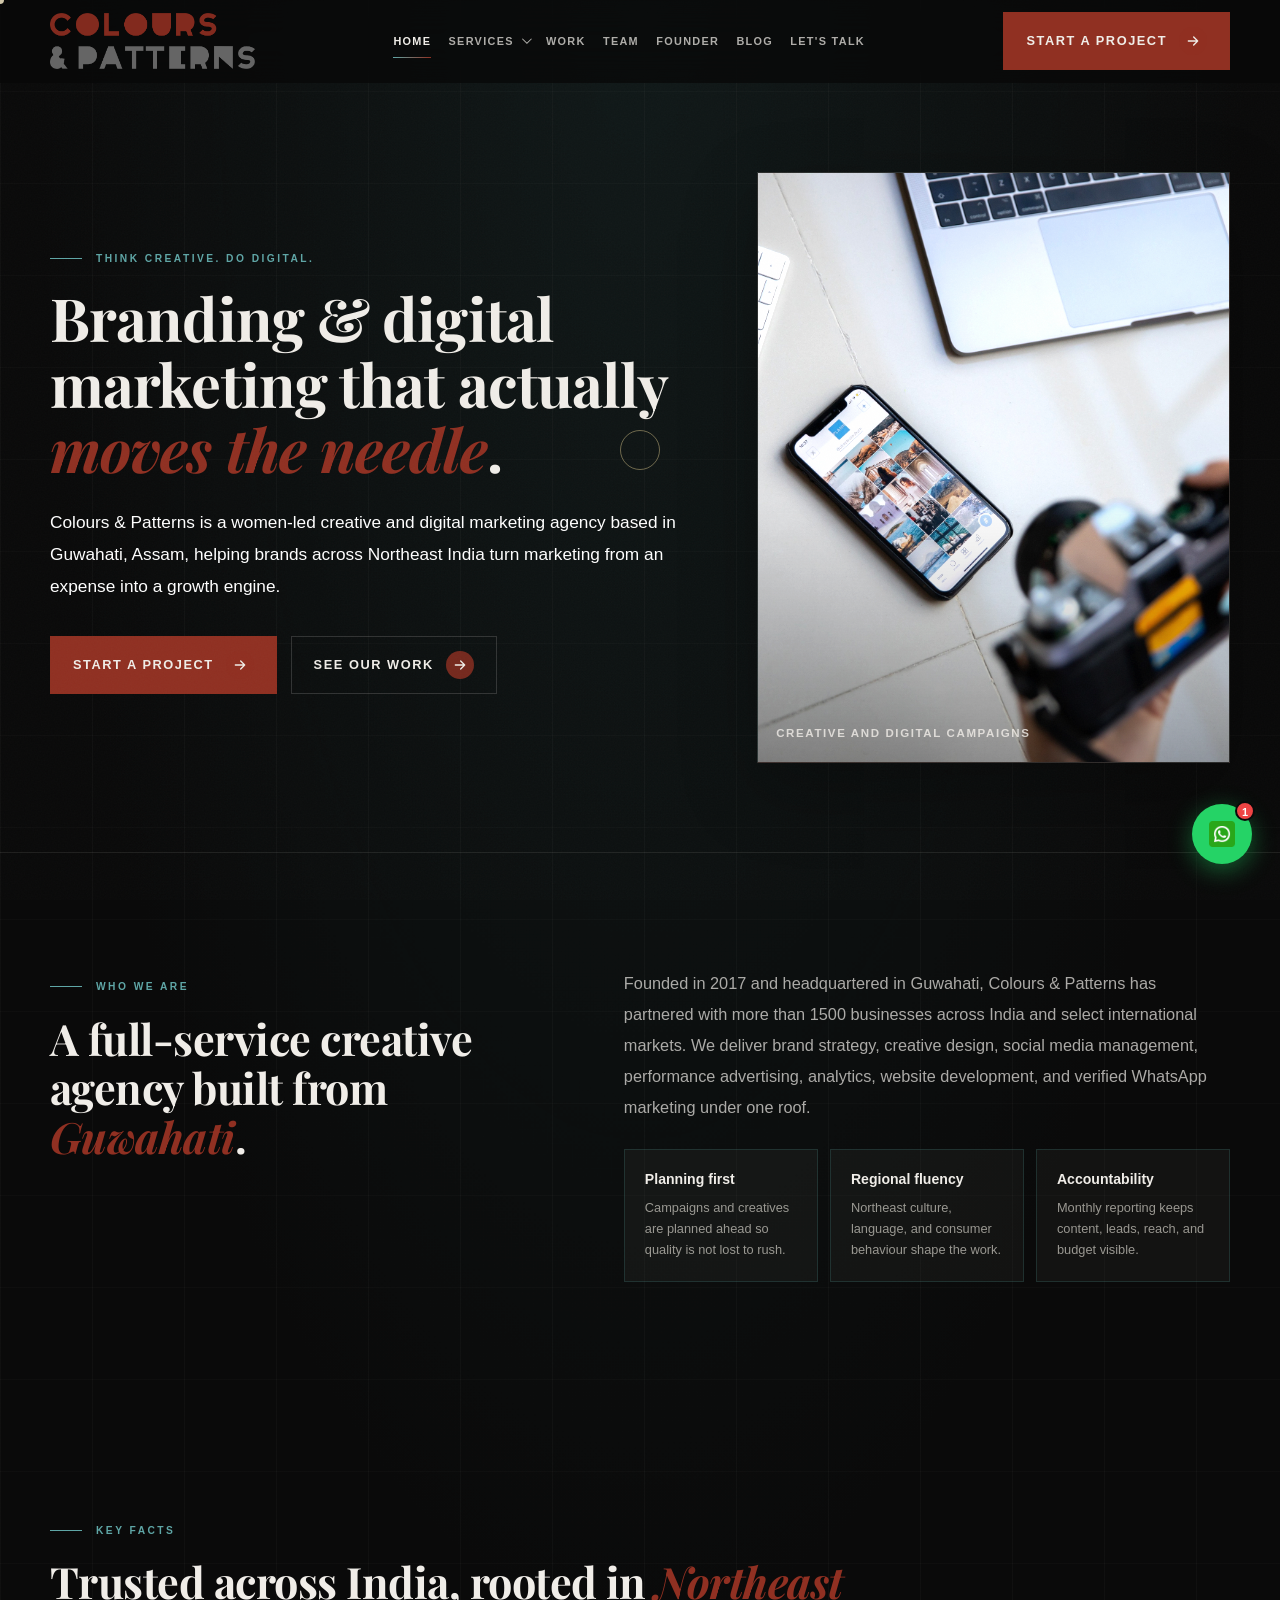
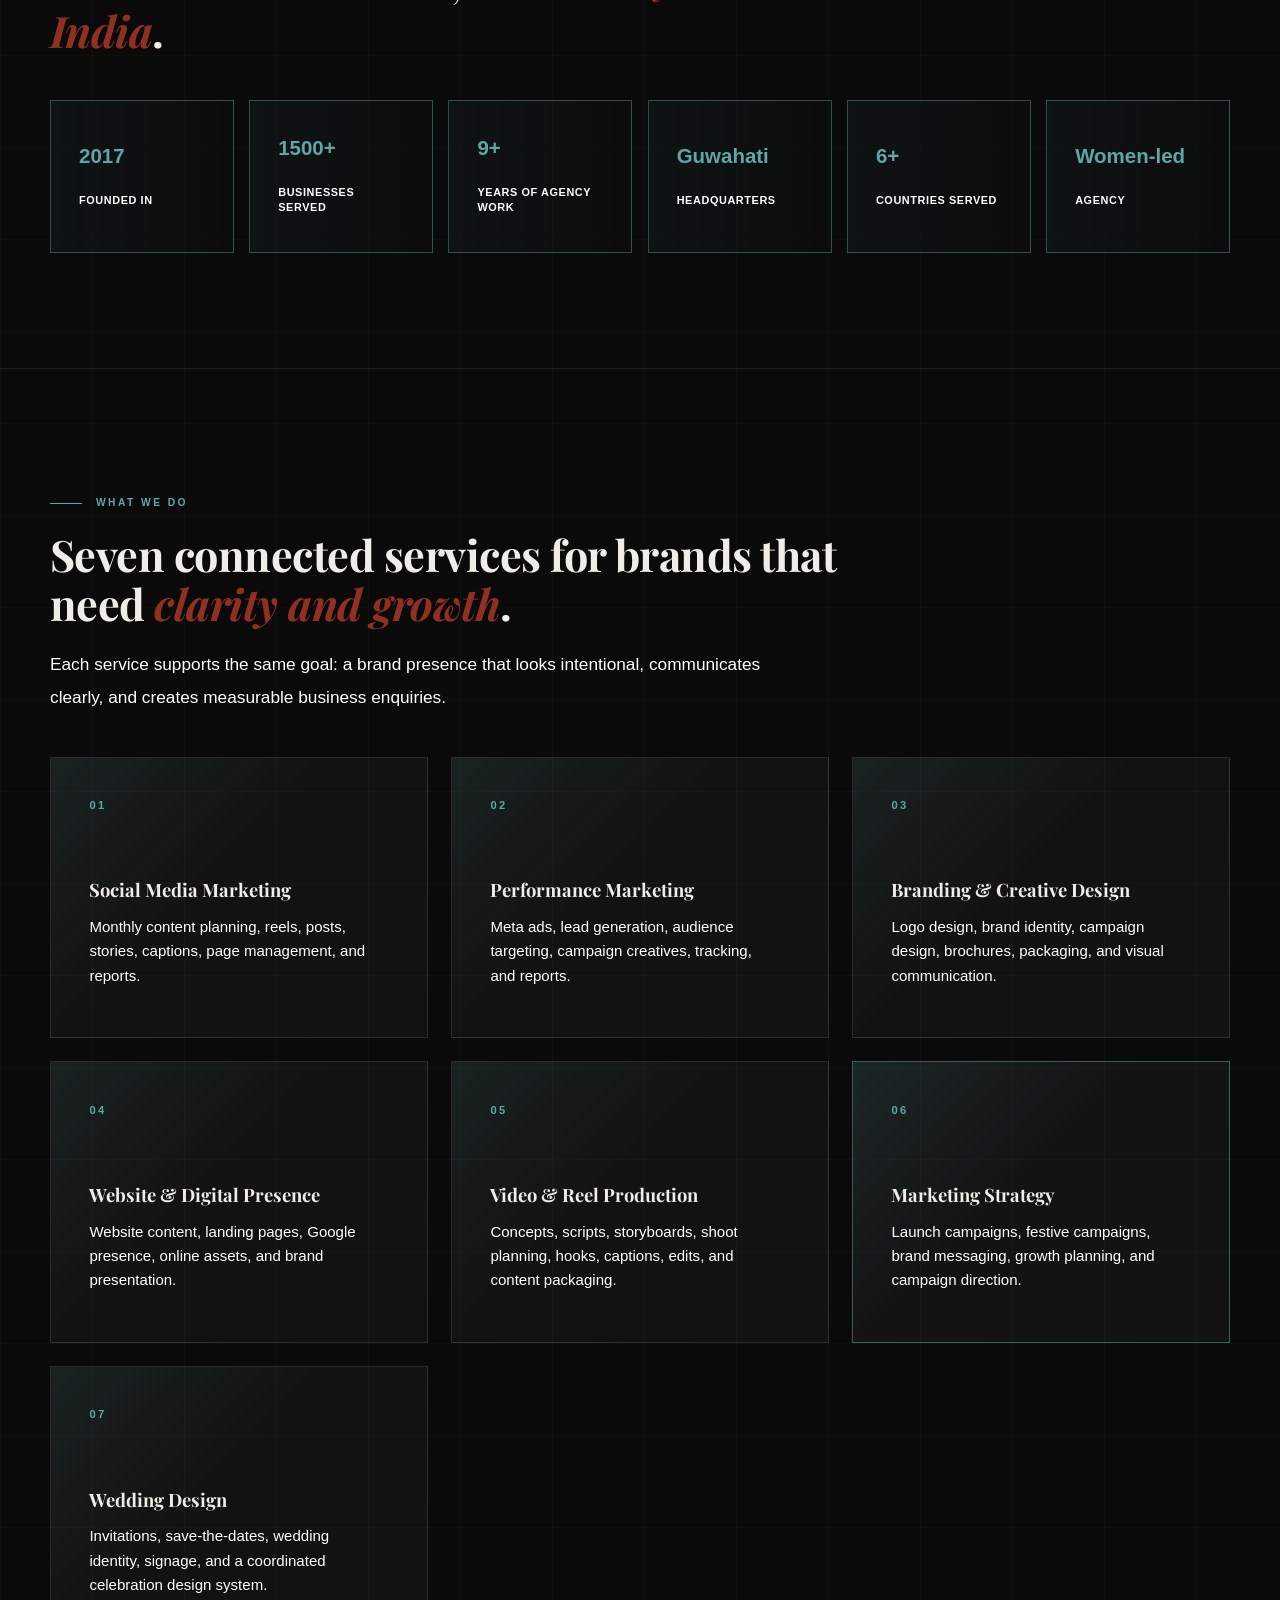
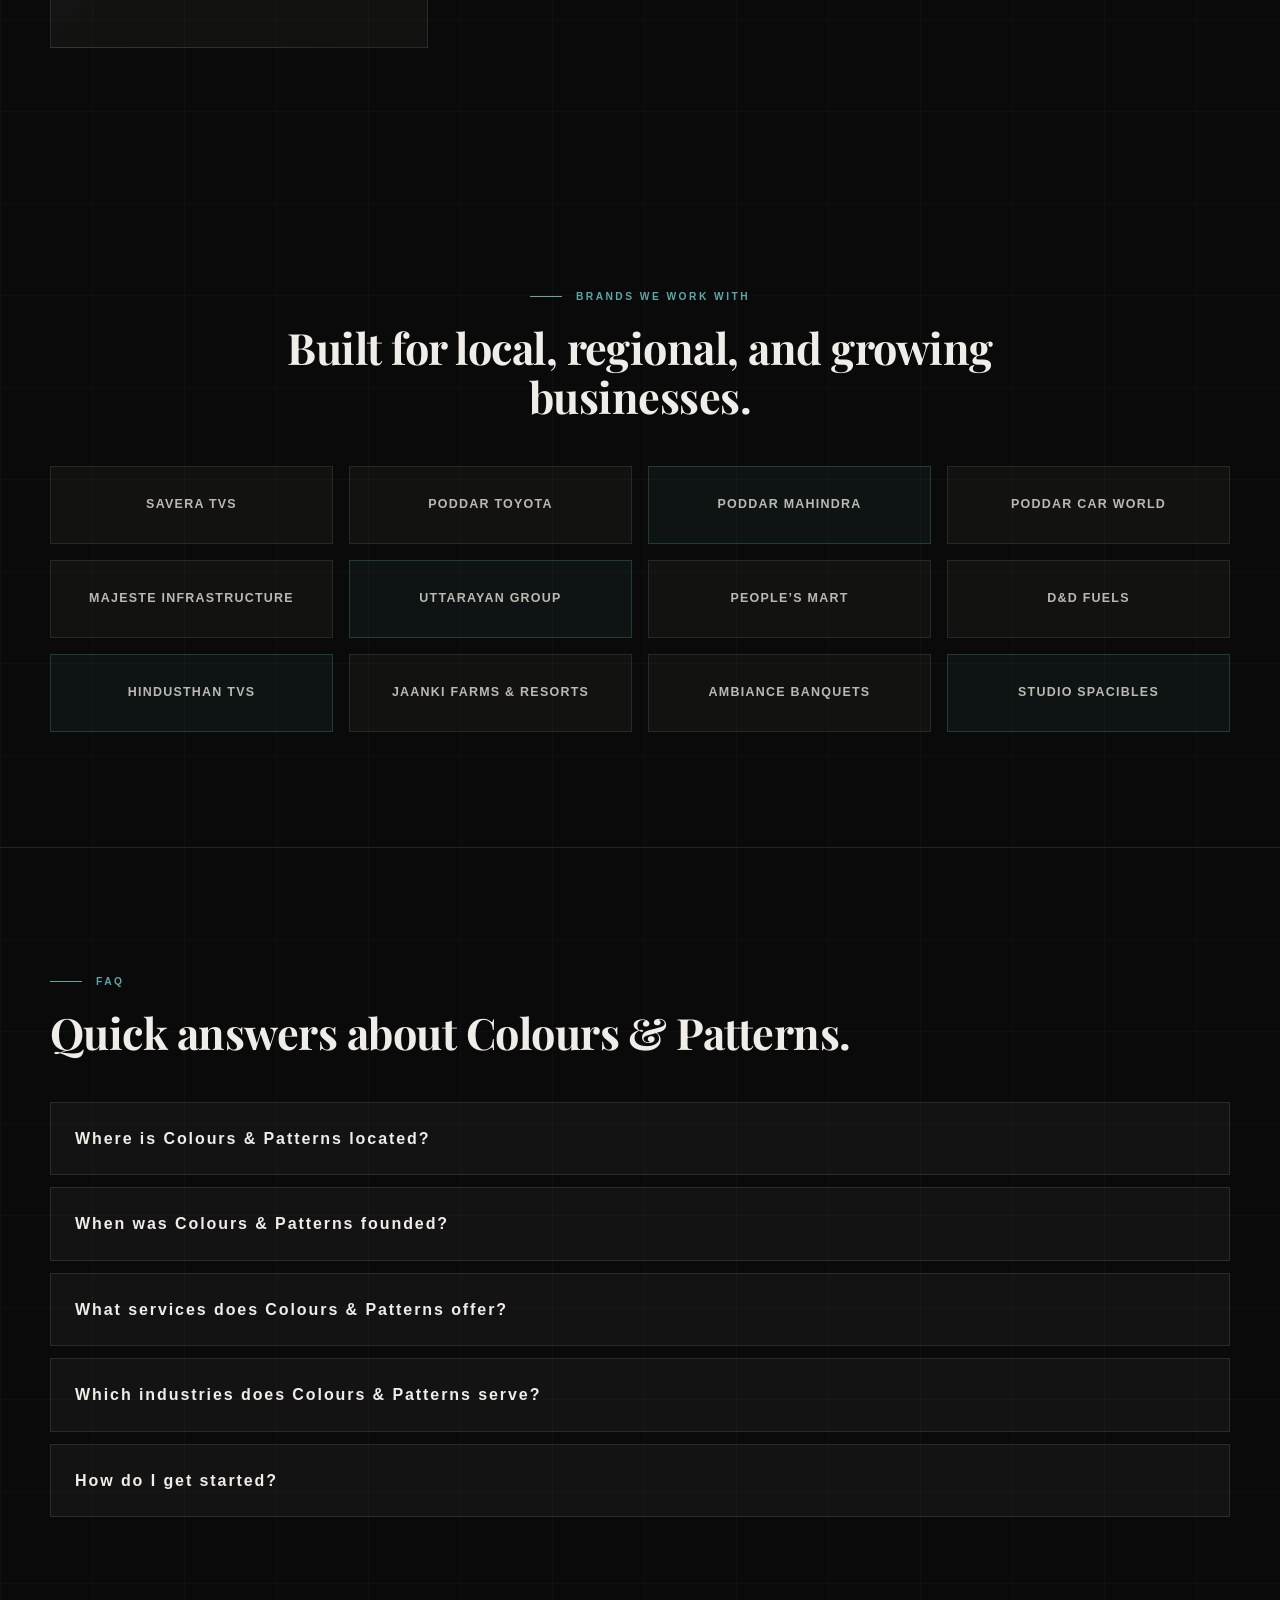
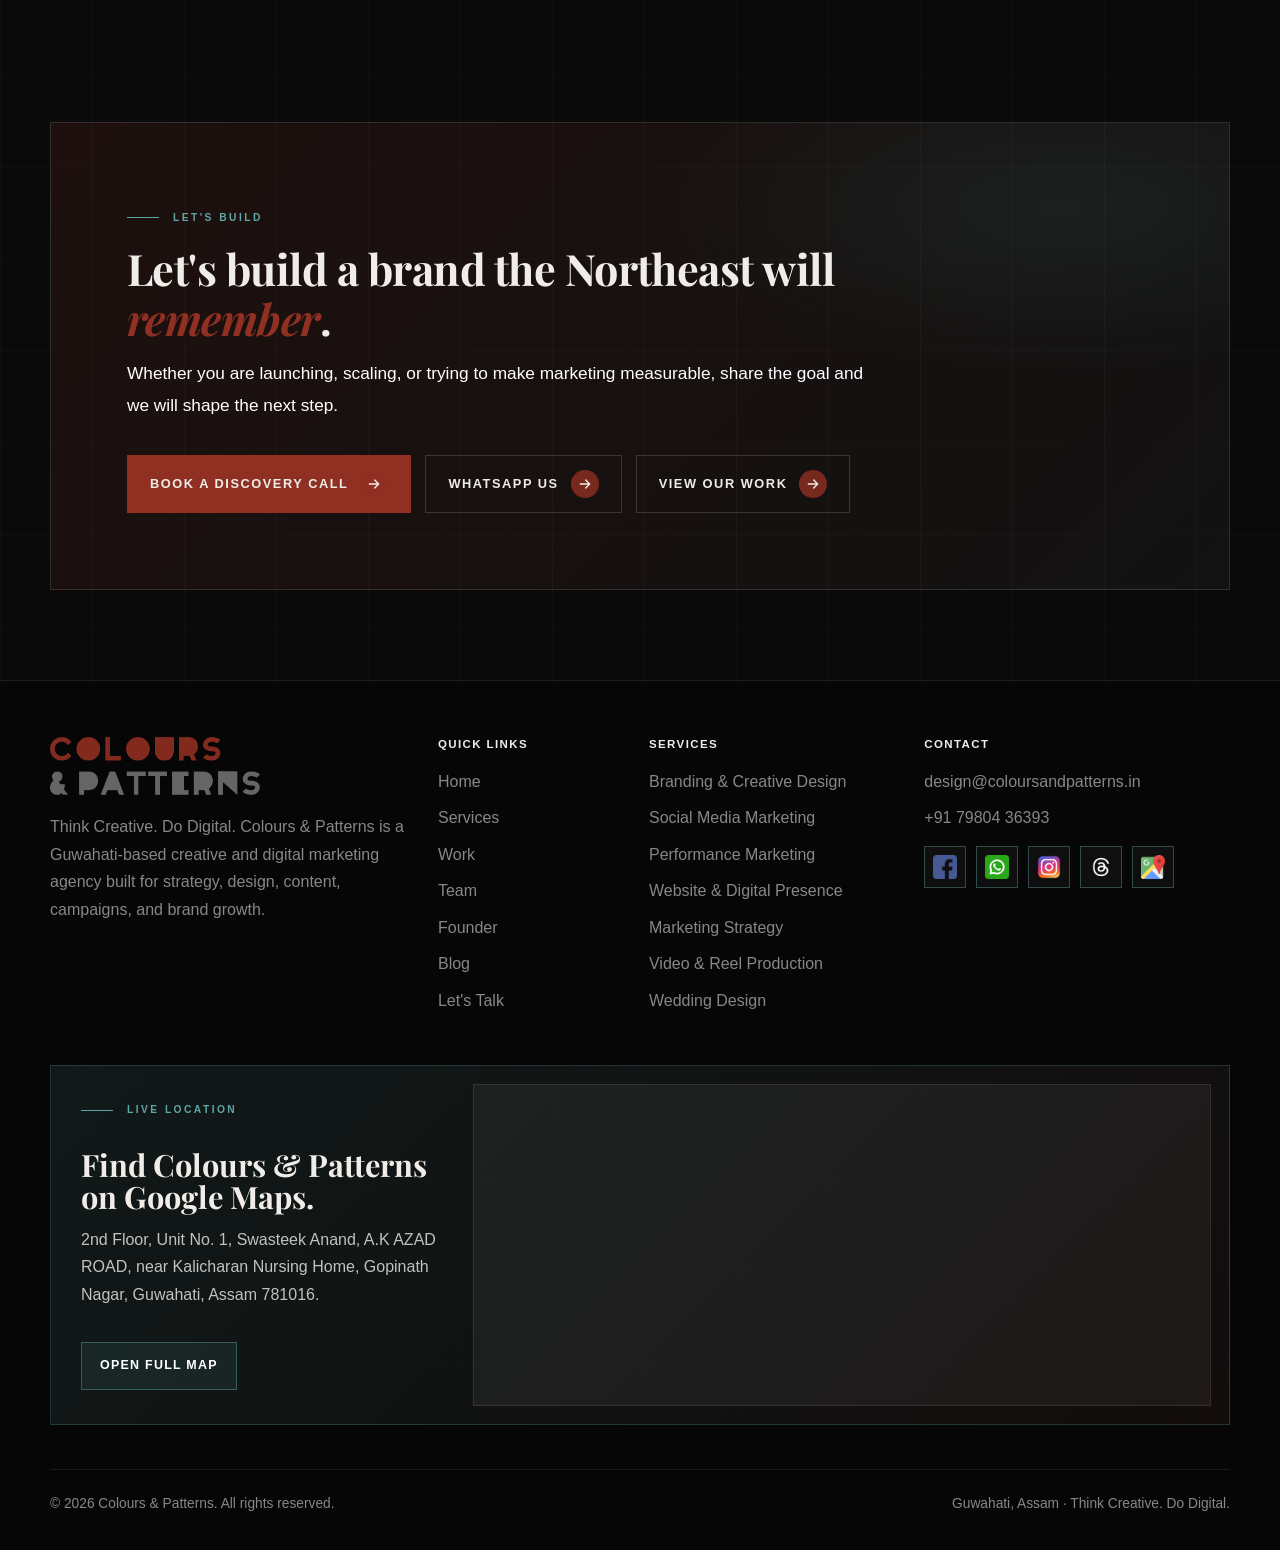
<file: index.html>
﻿<!DOCTYPE html>
<html lang="en">
<head>
  <meta charset="UTF-8">
  <meta name="viewport" content="width=device-width, initial-scale=1.0">
  <title>Colours &amp; Patterns | Creative &amp; Digital Marketing Agency, Guwahati</title>
  <meta name="description" content="Women-led creative and digital marketing agency in Guwahati, Assam. We help Northeast India brands grow through design, social media, and performance marketing.">
  <meta name="theme-color" content="#0a0a0a">
  <meta property="og:title" content="Colours &amp; Patterns | Creative &amp; Digital Marketing Agency, Guwahati">
  <meta property="og:description" content="Branding, social media, websites, ads, WhatsApp marketing, and creative production for brands across Northeast India.">
  <meta property="og:type" content="website">
  <link rel="preload" as="image" href="website/logo.png">
  <link rel="preconnect" href="https://fonts.googleapis.com">
  <link rel="preconnect" href="https://fonts.gstatic.com" crossorigin>
  <link href="https://fonts.googleapis.com/css2?family=Playfair+Display:ital,wght@0,500;0,600;0,700;0,800;0,900;1,400;1,500;1,700&display=swap" rel="stylesheet">
  <link rel="stylesheet" href="site-assets/styles.css">
  <noscript><style>.site-loader{display:none}</style></noscript>
</head>
<body data-page="home">
  <div class="scroll-progress" data-scroll-progress aria-hidden="true"></div>
  <a class="skip-link" href="#main">Skip to content</a>
  <div class="site-loader" data-site-loader role="status" aria-live="polite" aria-label="Loading Colours & Patterns">
    <div class="loader-inner">
      <img class="loader-logo" src="website/logo.png" alt="Colours & Patterns">
      <div class="loader-line" aria-hidden="true"><span class="loader-line-fill"></span></div>
      <div class="loader-foot">
        <span class="loader-count"><span data-loader-count>0</span><i>%</i></span>
        <span class="loader-tag">Think Creative. Do Digital.</span>
      </div>
    </div>
  </div>
  <div class="cursor-dot" aria-hidden="true"></div>
  <div class="cursor-ring" aria-hidden="true"></div>

  <header class="site-header" data-header>
    <div class="nav-wrap">
      <a class="brand" href="index.html" aria-label="Colours & Patterns home">
        <img class="brand-logo" src="website/logo.png" alt="Colours & Patterns">
      </a>
      <nav class="nav-links" aria-label="Primary navigation">
        <a class="is-active" href="index.html">Home</a>
        <div class="nav-dropdown" data-services-dropdown>
          <button class="nav-dropdown-toggle" type="button" aria-expanded="false" aria-controls="services-menu" data-services-toggle>
            <span>Services</span><span class="nav-chevron" aria-hidden="true"></span>
          </button>
          <div class="nav-dropdown-menu" id="services-menu" role="menu" aria-label="Service pages">
            <a href="services.html" role="menuitem">All Services</a>
            <a href="social-media-marketing.html" role="menuitem">Social Media Marketing</a>
            <a href="performance-marketing.html" role="menuitem">Performance Marketing</a>
            <a href="branding-and-creative-design.html" role="menuitem">Branding &amp; Creative Design</a>
            <a href="website-and-digital-presence.html" role="menuitem">Website &amp; Digital Presence</a>
            <a href="video-and-reel-production.html" role="menuitem">Video &amp; Reel Production</a>
            <a href="marketing-strategy.html" role="menuitem">Marketing Strategy</a>
            <a href="wedding-design.html" role="menuitem">Wedding Design</a>
          </div>
        </div>
        <a href="results.html">Work</a>
        <a href="team.html">Team</a>
        <a href="founder.html">Founder</a>
        <a href="blog.html">Blog</a>
        <a href="lets-talk.html">Let's Talk</a>
      </nav>
      <div class="nav-actions">
        <a class="btn nav-cta primary" href="lets-talk.html"><span>Start a Project</span><span class="btn-icon" aria-hidden="true"><svg viewBox="0 0 24 24"><path d="M5 12h14M13 6l6 6-6 6" fill="none" stroke="currentColor" stroke-width="2" stroke-linecap="round" stroke-linejoin="round"/></svg></span></a>
        <button class="menu-toggle" type="button" aria-label="Open menu" aria-expanded="false" data-menu-toggle>
          <span></span><span></span><span></span>
        </button>
      </div>
    </div>
  </header>

  <main id="main">
    <section class="hero refined-hero" aria-labelledby="hero-title">
      <div class="container hero-grid">
        <div class="reveal">
          <p class="eyebrow">Think Creative. Do Digital.</p>
          <h1 id="hero-title">Branding &amp; digital marketing that actually <em>moves the needle</em>.</h1>
          <p class="lead">Colours &amp; Patterns is a women-led creative and digital marketing agency based in Guwahati, Assam, helping brands across Northeast India turn marketing from an expense into a growth engine.</p>
          <div class="hero-actions">
            <a class="btn primary" href="lets-talk.html"><span>Start a Project</span><span class="btn-icon" aria-hidden="true"><svg viewBox="0 0 24 24"><path d="M5 12h14M13 6l6 6-6 6" fill="none" stroke="currentColor" stroke-width="2" stroke-linecap="round" stroke-linejoin="round"/></svg></span></a>
            <a class="btn secondary" href="results.html"><span>See Our Work</span><span class="btn-icon" aria-hidden="true"><svg viewBox="0 0 24 24"><path d="M5 12h14M13 6l6 6-6 6" fill="none" stroke="currentColor" stroke-width="2" stroke-linecap="round" stroke-linejoin="round"/></svg></span></a>
          </div>
        </div>
        <div class="reveal">
          <figure class="image-frame hero-visual">
            <img src="site-assets/pdf-images/pdf-jpeg-047.jpg" alt="Colours and Patterns creative campaign preview for social media and brand marketing" loading="eager">
            <figcaption>Creative and Digital Campaigns</figcaption>
          </figure>
        </div>
      </div>
    </section>

    <section class="section section-divider" aria-labelledby="who-title">
      <div class="container intro-grid">
        <div class="reveal">
          <p class="section-kicker">Who we are</p>
          <h2 class="section-title" id="who-title">A full-service creative agency built from <em>Guwahati</em>.</h2>
        </div>
        <div class="intro-copy reveal">
          <p>Founded in 2017 and headquartered in Guwahati, Colours &amp; Patterns has partnered with more than 1500 businesses across India and select international markets. We deliver brand strategy, creative design, social media management, performance advertising, analytics, website development, and verified WhatsApp marketing under one roof.</p>
          <div class="mini-stat-grid">
            <div class="mini-stat"><strong>Planning first</strong><span>Campaigns and creatives are planned ahead so quality is not lost to rush.</span></div>
            <div class="mini-stat"><strong>Regional fluency</strong><span>Northeast culture, language, and consumer behaviour shape the work.</span></div>
            <div class="mini-stat"><strong>Accountability</strong><span>Monthly reporting keeps content, leads, reach, and budget visible.</span></div>
          </div>
        </div>
      </div>
    </section>

    <section class="section" aria-labelledby="stats-title">
      <div class="container">
        <div class="section-head reveal">
          <p class="section-kicker">Key facts</p>
          <h2 class="section-title" id="stats-title">Trusted across India, rooted in <em>Northeast India</em>.</h2>
        </div>
        <div class="key-facts-band reveal" aria-label="Colours and Patterns key facts">
          <article class="key-fact-box" aria-label="Founded in 2017"><strong>2017</strong><span>Founded in</span></article>
          <article class="key-fact-box" aria-label="1500 plus businesses served"><strong>1500+</strong><span>Businesses served</span></article>
          <article class="key-fact-box" aria-label="9 plus years of agency work"><strong>9+</strong><span>Years of agency work</span></article>
          <article class="key-fact-box" aria-label="Guwahati headquarters"><strong>Guwahati</strong><span>Headquarters</span></article>
          <article class="key-fact-box" aria-label="6 plus countries served"><strong>6+</strong><span>Countries served</span></article>
          <article class="key-fact-box" aria-label="Women-led agency"><strong>Women&#8209;led</strong><span>Agency</span></article>
        </div>
      </div>
    </section>

    <section class="section section-divider home-services-section" aria-labelledby="services-title">
      <div class="container">
        <div class="section-head reveal">
          <p class="section-kicker">What we do</p>
          <h2 class="section-title" id="services-title">Seven connected services for brands that need <em>clarity and growth</em>.</h2>
          <p class="section-lede">Each service supports the same goal: a brand presence that looks intentional, communicates clearly, and creates measurable business enquiries.</p>
        </div>
        <div class="overview-grid">
          <a class="overview-card reveal" href="social-media-marketing.html"><span>01</span><h3>Social Media Marketing</h3><p>Monthly content planning, reels, posts, stories, captions, page management, and reports.</p></a>
          <a class="overview-card reveal" href="performance-marketing.html"><span>02</span><h3>Performance Marketing</h3><p>Meta ads, lead generation, audience targeting, campaign creatives, tracking, and reports.</p></a>
          <a class="overview-card reveal" href="branding-and-creative-design.html"><span>03</span><h3>Branding &amp; Creative Design</h3><p>Logo design, brand identity, campaign design, brochures, packaging, and visual communication.</p></a>
          <a class="overview-card reveal" href="website-and-digital-presence.html"><span>04</span><h3>Website &amp; Digital Presence</h3><p>Website content, landing pages, Google presence, online assets, and brand presentation.</p></a>
          <a class="overview-card reveal" href="video-and-reel-production.html"><span>05</span><h3>Video &amp; Reel Production</h3><p>Concepts, scripts, storyboards, shoot planning, hooks, captions, edits, and content packaging.</p></a>
          <a class="overview-card reveal" href="marketing-strategy.html"><span>06</span><h3>Marketing Strategy</h3><p>Launch campaigns, festive campaigns, brand messaging, growth planning, and campaign direction.</p></a>
          <a class="overview-card reveal" href="wedding-design.html"><span>07</span><h3>Wedding Design</h3><p>Invitations, save-the-dates, wedding identity, signage, and a coordinated celebration design system.</p></a>
        </div>
      </div>
    </section>

    <section class="section section-divider" aria-labelledby="brands-title">
      <div class="container">
        <div class="section-head centered reveal">
          <p class="section-kicker">Brands we work with</p>
          <h2 class="section-title" id="brands-title">Built for local, regional, and growing businesses.</h2>
        </div>
        <div class="brand-cloud" aria-label="Brands Colours and Patterns works with">
          <span>Savera TVS</span>
          <span>Poddar Toyota</span>
          <span>Poddar Mahindra</span>
          <span>Poddar Car World</span>
          <span>Majeste Infrastructure</span>
          <span>Uttarayan Group</span>
          <span>People&rsquo;s Mart</span>
          <span>D&amp;D Fuels</span>
          <span>Hindusthan TVS</span>
          <span>Jaanki Farms &amp; Resorts</span>
          <span>Ambiance Banquets</span>
          <span>Studio Spacibles</span>
        </div>
      </div>
    </section>

    <section class="section section-divider" aria-labelledby="faq-title">
      <div class="container">
        <div class="section-head reveal">
          <p class="section-kicker">FAQ</p>
          <h2 class="section-title" id="faq-title">Quick answers about Colours &amp; Patterns.</h2>
        </div>
        <div class="faq-list">
          <details class="faq-item reveal"><summary>Where is Colours &amp; Patterns located?</summary><p>Colours &amp; Patterns is headquartered in Guwahati, Assam. We serve clients across Northeast India, including Dibrugarh, Tezpur, Silchar, Shillong, Dimapur, and Imphal.</p></details>
          <details class="faq-item reveal"><summary>When was Colours &amp; Patterns founded?</summary><p>Colours &amp; Patterns was founded in 2017 by Isha Poddar Agarwal in Guwahati, Assam.</p></details>
          <details class="faq-item reveal"><summary>What services does Colours &amp; Patterns offer?</summary><p>We offer social media marketing, performance marketing, branding and creative design, website and digital presence, video and reel production, marketing strategy, and wedding design.</p></details>
          <details class="faq-item reveal"><summary>Which industries does Colours &amp; Patterns serve?</summary><p>We work with automobile dealerships, real estate and construction firms, hospitality and F&amp;B brands, retail and lifestyle businesses, healthcare and education organisations, and corporate brands entering the Northeast.</p></details>
          <details class="faq-item reveal"><summary>How do I get started?</summary><p>Use the contact page, WhatsApp, or email design@coloursandpatterns.in. We will review your goals and recommend the right service mix.</p></details>
        </div>
      </div>
    </section>

    <section class="section tight">
      <div class="container">
        <div class="cta-band reveal">
          <p class="section-kicker">Let's build</p>
          <h2>Let's build a brand the Northeast will <em>remember</em>.</h2>
          <p class="section-lede">Whether you are launching, scaling, or trying to make marketing measurable, share the goal and we will shape the next step.</p>
          <div class="cta-actions">
            <a class="btn primary" href="lets-talk.html"><span>Book a Discovery Call</span><span class="btn-icon" aria-hidden="true"><svg viewBox="0 0 24 24"><path d="M5 12h14M13 6l6 6-6 6" fill="none" stroke="currentColor" stroke-width="2" stroke-linecap="round" stroke-linejoin="round"/></svg></span></a>
            <a class="btn secondary" href="https://wa.me/917980436393?text=Hi%20Colours%20%26%20Patterns%2C%20I%20want%20to%20discuss%20a%20project%20and%20explore%20how%20we%20can%20work%20together." target="_blank" rel="noopener"><span>WhatsApp Us</span><span class="btn-icon" aria-hidden="true"><svg viewBox="0 0 24 24"><path d="M5 12h14M13 6l6 6-6 6" fill="none" stroke="currentColor" stroke-width="2" stroke-linecap="round" stroke-linejoin="round"/></svg></span></a>
            <a class="btn secondary" href="results.html"><span>View Our Work</span><span class="btn-icon" aria-hidden="true"><svg viewBox="0 0 24 24"><path d="M5 12h14M13 6l6 6-6 6" fill="none" stroke="currentColor" stroke-width="2" stroke-linecap="round" stroke-linejoin="round"/></svg></span></a>
          </div>
        </div>
      </div>
    </section>
  </main>

  <footer class="site-footer">
    <div class="container">
      <div class="footer-grid">
        <div>
          <img class="footer-logo" src="website/logo.png" alt="Colours & Patterns">
          <p>Think Creative. Do Digital. Colours &amp; Patterns is a Guwahati-based creative and digital marketing agency built for strategy, design, content, campaigns, and brand growth.</p>
        </div>
        <div>
          <h3>Quick links</h3>
          <a href="index.html">Home</a>
          <a href="services.html">Services</a>
          <a href="results.html">Work</a>
          <a href="team.html">Team</a>
          <a href="founder.html">Founder</a>
          <a href="blog.html">Blog</a>
          <a href="lets-talk.html">Let's Talk</a>
        </div>
        <div>
          <h3>Services</h3>
          <a href="branding-and-creative-design.html">Branding &amp; Creative Design</a>
          <a href="social-media-marketing.html">Social Media Marketing</a>
          <a href="performance-marketing.html">Performance Marketing</a>
          <a href="website-and-digital-presence.html">Website &amp; Digital Presence</a>
          <a href="marketing-strategy.html">Marketing Strategy</a>
          <a href="video-and-reel-production.html">Video &amp; Reel Production</a>
          <a href="wedding-design.html">Wedding Design</a>
        </div>
        <div>
          <h3>Contact</h3>
          <a href="mailto:design@coloursandpatterns.in">design@coloursandpatterns.in</a>
          <a href="tel:+917980436393">+91 79804 36393</a>
          <div class="social-logo-links" aria-label="Social and location links">
            <a class="social-logo-link" href="https://www.facebook.com/coloursandpatterns/" target="_blank" rel="noopener" aria-label="Facebook"><img class="social-logo" src="site-assets/social-icons/facebook.png" alt="" width="24" height="24" loading="lazy"><span>Facebook</span></a>
            <a class="social-logo-link" href="https://wa.me/917980436393?text=Hi%20Colours%20%26%20Patterns%2C%20I%20want%20to%20discuss%20a%20project%20and%20explore%20how%20we%20can%20work%20together." target="_blank" rel="noopener" aria-label="WhatsApp"><img class="social-logo" src="site-assets/social-icons/whatsapp.png" alt="" width="24" height="24" loading="lazy"><span>WhatsApp</span></a>
            <a class="social-logo-link" href="https://www.instagram.com/coloursandpatterns_/" target="_blank" rel="noopener" aria-label="Instagram"><img class="social-logo" src="site-assets/social-icons/instagram.png" alt="" width="24" height="24" loading="lazy"><span>Insta</span></a>
            <a class="social-logo-link" href="https://www.threads.com/@coloursandpatterns_" target="_blank" rel="noopener" aria-label="Threads"><img class="social-logo" src="site-assets/social-icons/threads-square.png" alt="" width="24" height="24" loading="lazy"><span>Threads</span></a>
            <a class="social-logo-link" href="https://www.google.com/maps/place/Colours+and+Patterns/@26.1625644,91.7429782,15.75z/data=!4m6!3m5!1s0x375a5bb6634c8951:0xe9c1a46cdf760750!8m2!3d26.1623664!4d91.7445813!16s%2Fg%2F11h25ltyyt!18m1!1e1?entry=ttu&amp;g_ep=EgoyMDI2MDUyMC4wIKXMDSoASAFQAw%3D%3D" target="_blank" rel="noopener" aria-label="Google Maps"><img class="social-logo" src="site-assets/social-icons/google-maps.png" alt="" width="24" height="24" loading="lazy"><span>Google Maps</span></a>
          </div>
        </div>
      </div>
      <div class="footer-live-map" aria-label="Live Google Maps location for Colours and Patterns">
        <div class="footer-map-copy">
          <span class="eyebrow">Live location</span>
          <h3>Find Colours &amp; Patterns on Google Maps.</h3>
          <p>2nd Floor, Unit No. 1, Swasteek Anand, A.K AZAD ROAD, near Kalicharan Nursing Home, Gopinath Nagar, Guwahati, Assam 781016.</p>
          <a class="footer-map-link" href="https://www.google.com/maps/place/Colours+and+Patterns/@26.1625644,91.7429782,15.75z/data=!4m6!3m5!1s0x375a5bb6634c8951:0xe9c1a46cdf760750!8m2!3d26.1623664!4d91.7445813!16s%2Fg%2F11h25ltyyt!18m1!1e1?entry=ttu&amp;g_ep=EgoyMDI2MDUyMC4wIKXMDSoASAFQAw%3D%3D" target="_blank" rel="noopener">Open full map</a>
        </div>
        <div class="footer-map-frame">
          <iframe title="Live Google Map for Colours and Patterns in Guwahati" src="https://maps.google.com/maps?width=100%25&amp;height=380&amp;hl=en&amp;q=26.1623664%2C91.7445813&amp;t=&amp;z=17&amp;ie=UTF8&amp;iwloc=B&amp;output=embed" loading="lazy" referrerpolicy="no-referrer-when-downgrade" allowfullscreen></iframe>
        </div>
      </div>
      <div class="footer-bottom">
        <span>&copy; <span data-year></span> Colours &amp; Patterns. All rights reserved.</span>
        <span>Guwahati, Assam &middot; Think Creative. Do Digital.</span>
      </div>
    </div>
  </footer>
  <script type="application/ld+json">
  {
    "@context": "https://schema.org",
    "@graph": [
      {
        "@type": "LocalBusiness",
        "@id": "https://www.coloursandpatterns.in/#localbusiness",
        "name": "Colours & Patterns",
        "description": "Women-led creative and digital marketing agency based in Guwahati, Assam.",
        "url": "https://www.coloursandpatterns.in/",
        "logo": "https://www.coloursandpatterns.in/website/logo.png",
        "foundingDate": "2017",
        "founder": {"@type": "Person", "name": "Isha Poddar Agarwal"},
        "address": {
          "@type": "PostalAddress",
          "streetAddress": "2nd Floor, Unit No. 1, Swasteek Anand, A.K AZAD ROAD, Near Kalicharan Nursing Home, Gopinath Nagar",
          "addressLocality": "Guwahati",
          "addressRegion": "Assam",
          "postalCode": "781016",
          "addressCountry": "IN"
        },
        "areaServed": ["Guwahati", "Dibrugarh", "Tezpur", "Silchar", "Shillong", "Dimapur", "Imphal", "Northeast India"],
        "email": "design@coloursandpatterns.in",
        "telephone": "+91 79804 36393",
        "sameAs": [
          "https://www.facebook.com/coloursandpatterns/",
          "https://www.instagram.com/coloursandpatterns_/",
          "https://www.threads.com/@coloursandpatterns_"
        ],
        "hasMap": "https://www.google.com/maps/place/Colours+and+Patterns/@26.1625644,91.7429782,15.75z/data=!4m6!3m5!1s0x375a5bb6634c8951:0xe9c1a46cdf760750!8m2!3d26.1623664!4d91.7445813!16s%2Fg%2F11h25ltyyt!18m1!1e1?entry=ttu&g_ep=EgoyMDI2MDUyMC4wIKXMDSoASAFQAw%3D%3D"
      },
      {
        "@type": "FAQPage",
        "@id": "https://www.coloursandpatterns.in/#homepage-faq",
        "mainEntity": [
          {"@type": "Question", "name": "Where is Colours & Patterns located?", "acceptedAnswer": {"@type": "Answer", "text": "Colours & Patterns is headquartered in Guwahati, Assam and serves clients across Northeast India."}},
          {"@type": "Question", "name": "When was Colours & Patterns founded?", "acceptedAnswer": {"@type": "Answer", "text": "Colours & Patterns was founded in 2017 by Isha Poddar Agarwal in Guwahati, Assam."}},
          {"@type": "Question", "name": "What services does Colours & Patterns offer?", "acceptedAnswer": {"@type": "Answer", "text": "Colours & Patterns offers social media marketing, performance marketing, branding and creative design, website and digital presence, video and reel production, marketing strategy, and wedding design."}},
          {"@type": "Question", "name": "Which industries does Colours & Patterns serve?", "acceptedAnswer": {"@type": "Answer", "text": "Colours & Patterns works with automobile, real estate, hospitality, retail, healthcare, education, and corporate brands."}},
          {"@type": "Question", "name": "How do I get started?", "acceptedAnswer": {"@type": "Answer", "text": "Use the contact page, WhatsApp, or email design@coloursandpatterns.in to start a project conversation."}}
        ]
      }
    ]
  }
  </script>
  <button class="wa-trigger" data-wa-trigger aria-label="Chat on WhatsApp" aria-expanded="false">
    <img src="site-assets/social-icons/whatsapp.png" alt="" width="26" height="26" loading="lazy">
    <span class="wa-trigger-badge" aria-hidden="true">1</span>
  </button>
  <div class="wa-card-wrap" data-wa-wrap aria-hidden="true">
    <div class="wa-card">
      <div class="wa-card-header">
        <div class="wa-avatar">
          <img src="site-assets/social-icons/whatsapp.png" alt="" width="22" height="22" loading="lazy">
        </div>
        <div class="wa-card-meta">
          <strong>Colours &amp; Patterns</strong>
          <span class="wa-status"><span class="wa-status-dot" aria-hidden="true"></span>Online</span>
        </div>
        <button class="wa-close" data-wa-close aria-label="Close chat"><svg viewBox="0 0 24 24" fill="none"><path d="M18 6L6 18M6 6l12 12" stroke="currentColor" stroke-width="2" stroke-linecap="round"/></svg></button>
      </div>
      <div class="wa-card-body">
        <div class="wa-bubble">
          <p>Hi there! &#x1F44B;</p>
          <span class="wa-time">Just now</span>
        </div>
        <div class="wa-bubble wa-bubble--delay">
          <p>Ready to discuss your next project? We&#x2019;d love to hear from you!</p>
          <span class="wa-time">Just now</span>
        </div>
      </div>
      <a class="wa-card-cta" href="https://wa.me/917980436393?text=Hi%20Colours%20%26%20Patterns%2C%20I%20want%20to%20discuss%20a%20project%20and%20explore%20how%20we%20can%20work%20together." target="_blank" rel="noopener">
        <svg viewBox="0 0 24 24" fill="currentColor"><path d="M.057 24l1.687-6.163c-1.041-1.804-1.588-3.849-1.587-5.946.003-6.556 5.338-11.891 11.893-11.891 3.181.001 6.167 1.24 8.413 3.488 2.245 2.248 3.481 5.236 3.48 8.414-.003 6.557-5.338 11.892-11.893 11.892-1.99-.001-3.951-.5-5.688-1.448l-6.305 1.654zm6.597-3.807c1.676.995 3.276 1.591 5.392 1.592 5.448 0 9.886-4.434 9.889-9.885.002-5.462-4.415-9.89-9.881-9.892-5.452 0-9.887 4.434-9.889 9.884-.001 2.225.651 3.891 1.746 5.634l-.999 3.648 3.742-.981zm11.387-5.464c-.074-.124-.272-.198-.57-.347-.297-.149-1.758-.868-2.031-.967-.272-.099-.47-.149-.669.149-.198.297-.768.967-.941 1.165-.173.198-.347.223-.644.074-.297-.149-1.255-.462-2.39-1.475-.883-.788-1.48-1.761-1.653-2.059-.173-.297-.018-.458.13-.606.134-.133.297-.347.446-.521.151-.172.2-.296.3-.495.099-.198.05-.372-.025-.521-.075-.148-.669-1.611-.916-2.206-.242-.579-.487-.501-.669-.51l-.57-.01c-.198 0-.52.074-.792.372s-1.04 1.016-1.04 2.479 1.065 2.876 1.213 3.074c.149.198 2.095 3.2 5.076 4.487.709.306 1.263.489 1.694.626.712.226 1.36.194 1.872.118.571-.085 1.758-.719 2.006-1.413.248-.695.248-1.29.173-1.414z"/></svg>
        <span>Start WhatsApp chat</span>
      </a>
    </div>
    <div class="wa-backdrop" data-wa-backdrop></div>
  </div>
  <script src="site-assets/app.js"></script>
</body>
</html>
</file>
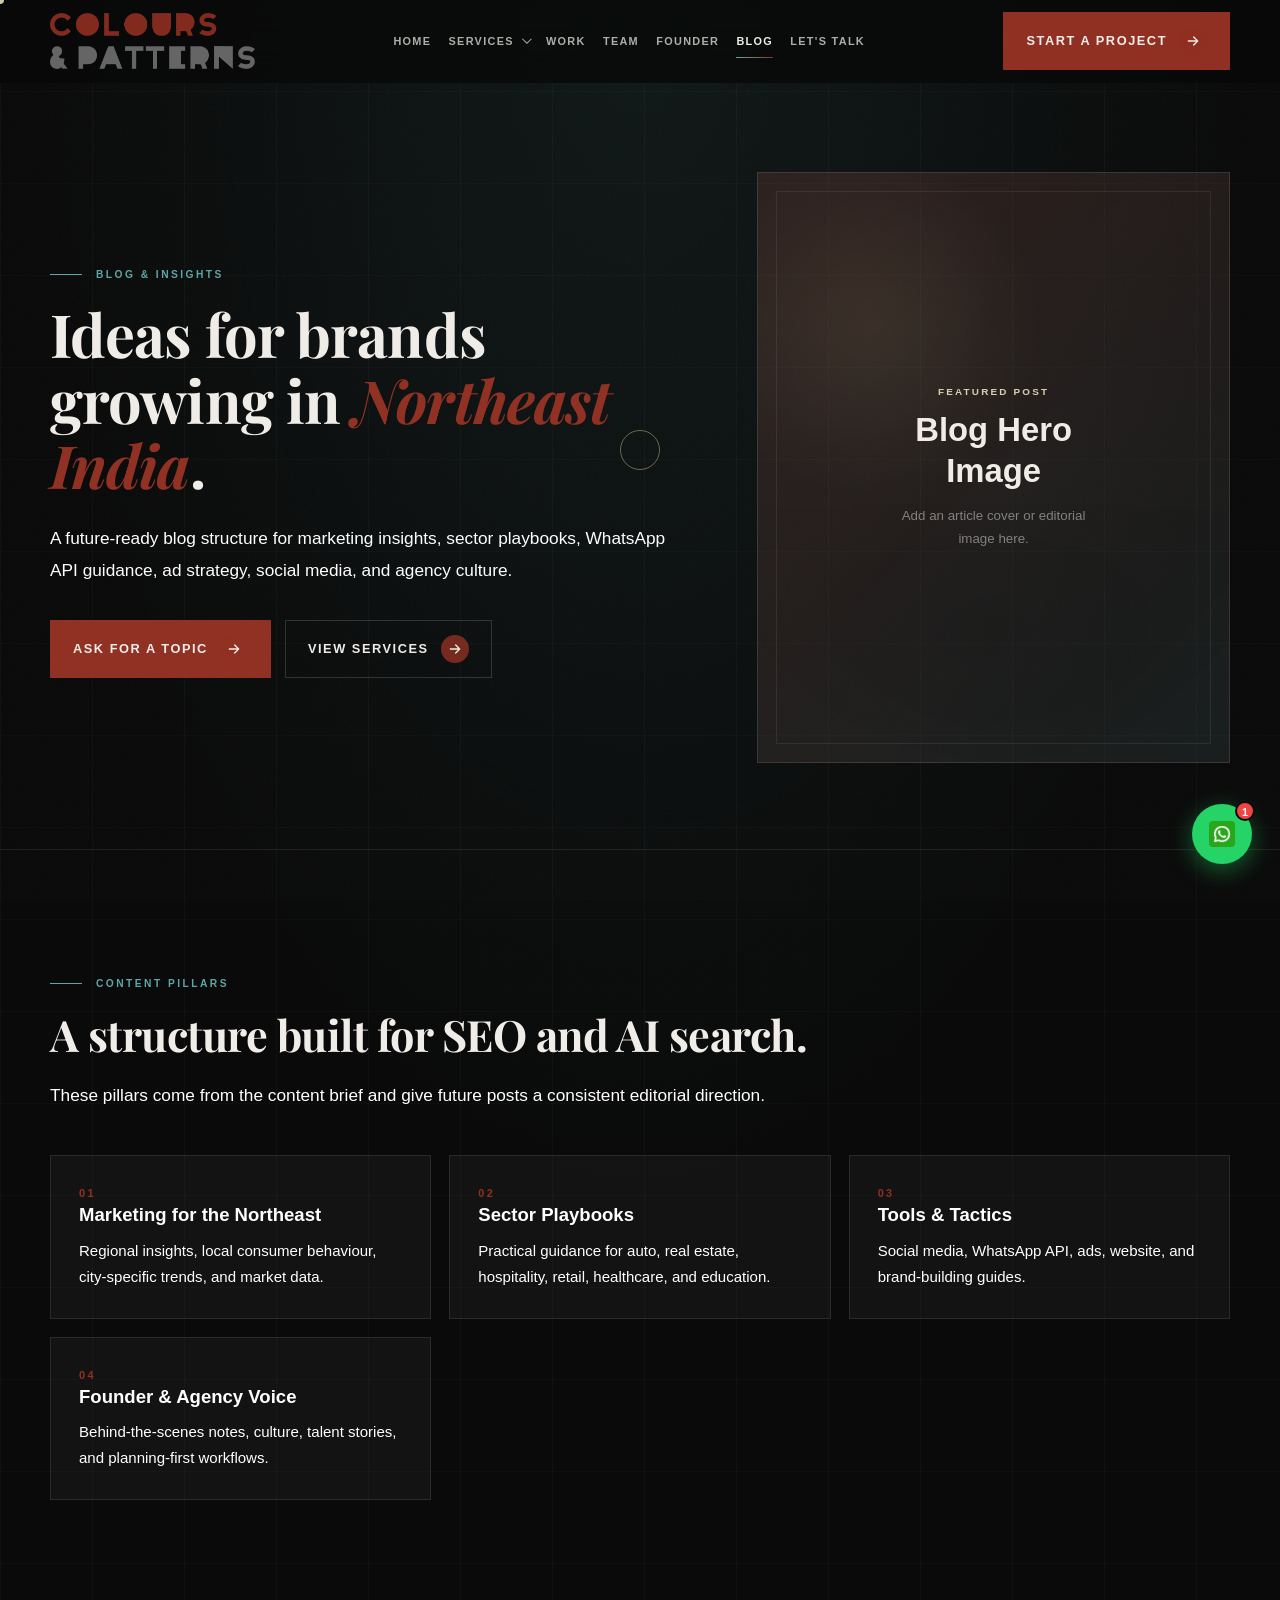
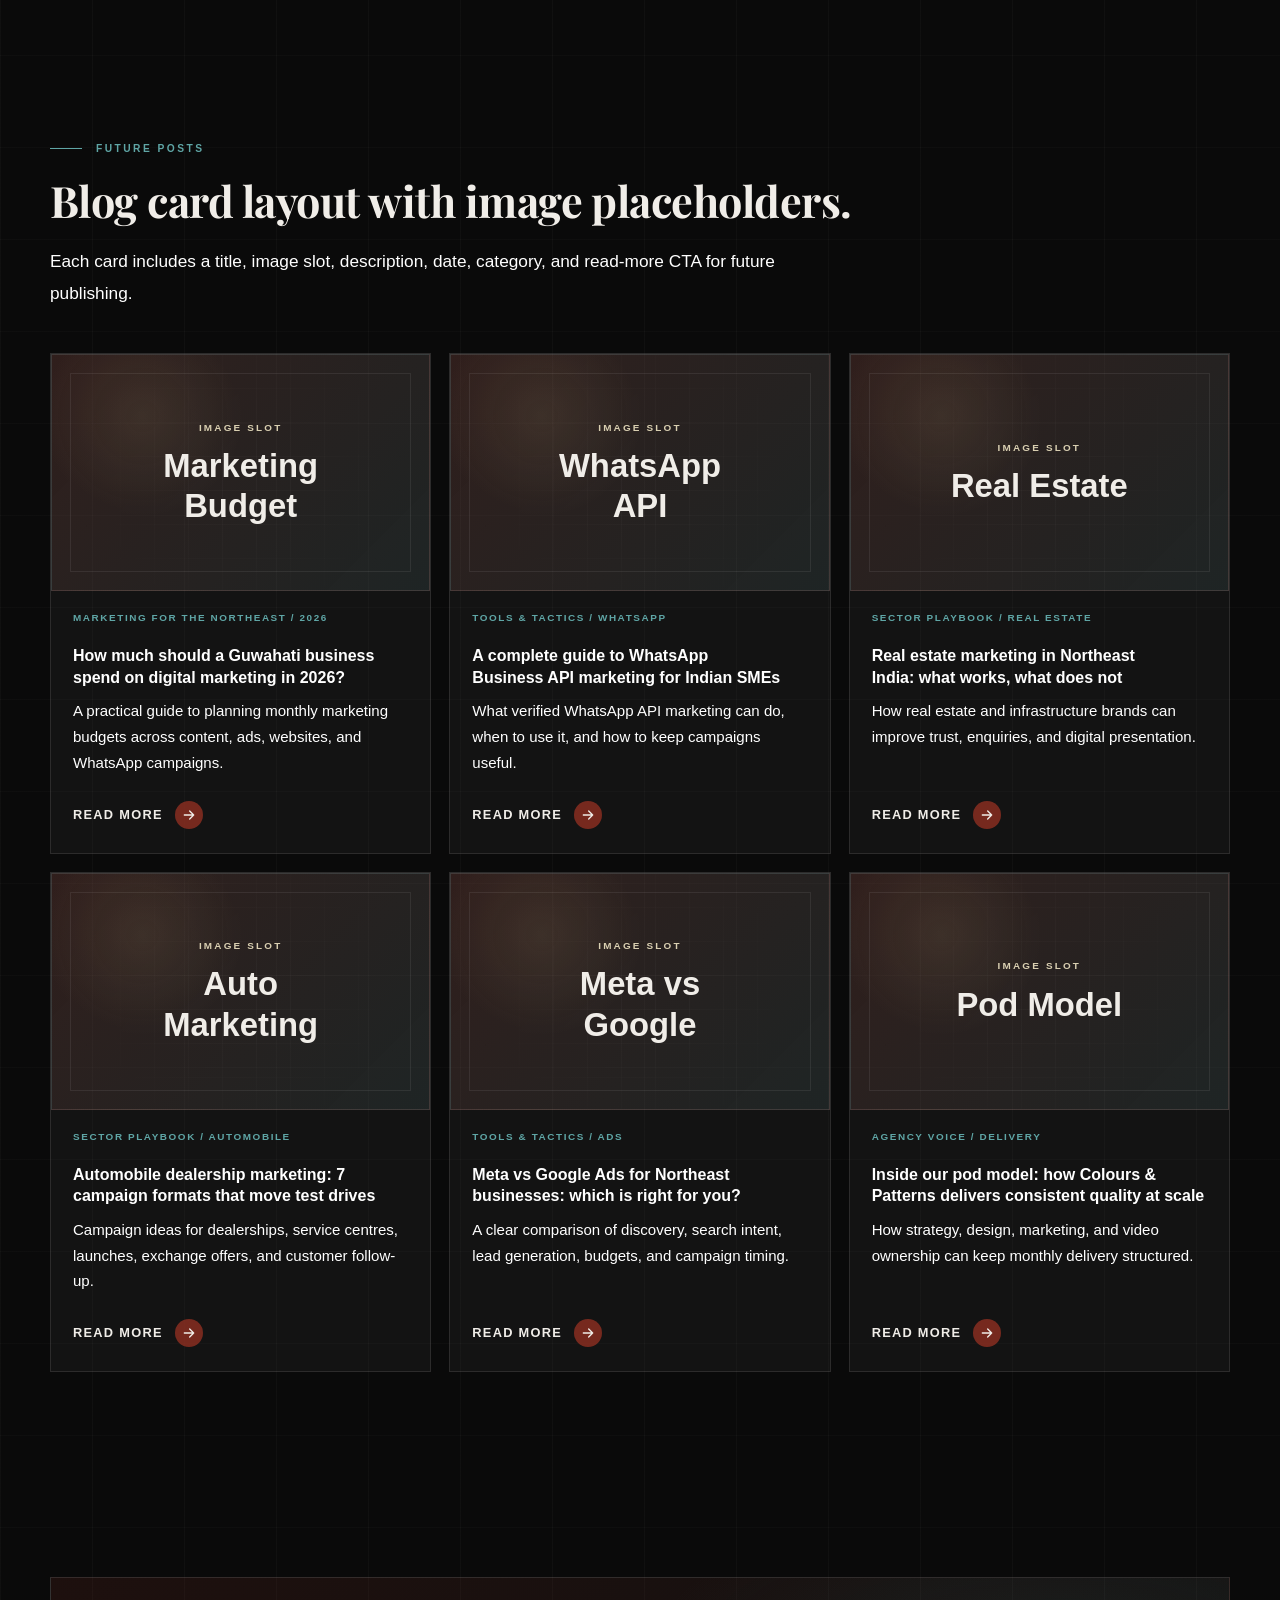
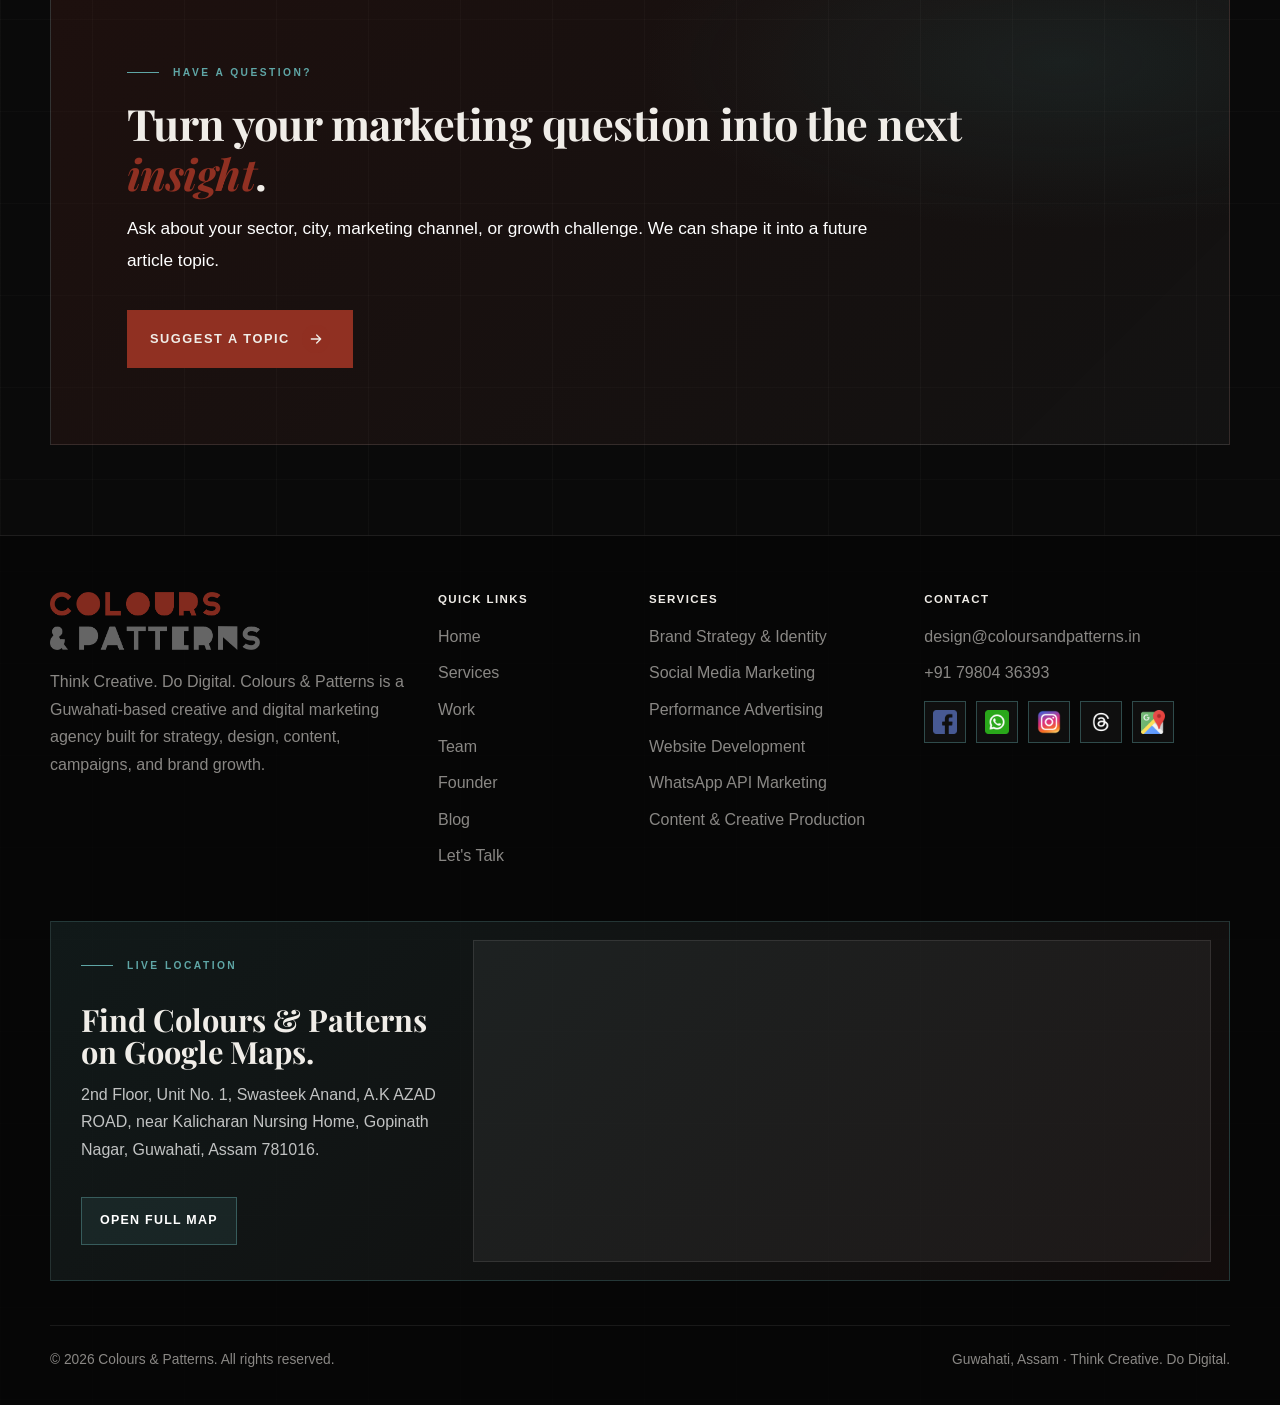
<file: blog.html>
﻿<!DOCTYPE html>
<html lang="en">
<head>
  <meta charset="UTF-8">
  <meta name="viewport" content="width=device-width, initial-scale=1.0">
  <title>Blog &amp; Insights | Digital Marketing in Guwahati - Colours &amp; Patterns</title>
  <meta name="description" content="SEO-friendly blog and insights page for Colours & Patterns with future posts on Guwahati marketing, WhatsApp API, social media, ads, real estate, auto, and hospitality.">
  <meta name="theme-color" content="#0a0a0a">
  <meta property="og:title" content="Blog &amp; Insights | Colours &amp; Patterns">
  <meta property="og:description" content="Future blog cards for Northeast India marketing insights, sector playbooks, tools, tactics, and agency culture.">
  <meta property="og:type" content="website">
  <link rel="preload" as="image" href="website/logo.png">
  <link rel="preconnect" href="https://fonts.googleapis.com">
  <link rel="preconnect" href="https://fonts.gstatic.com" crossorigin>
  <link href="https://fonts.googleapis.com/css2?family=Playfair+Display:ital,wght@0,500;0,600;0,700;0,800;0,900;1,400;1,500;1,700&display=swap" rel="stylesheet">
  <link rel="stylesheet" href="site-assets/styles.css">
  <noscript><style>.site-loader{display:none}</style></noscript>
</head>
<body data-page="blog">
  <div class="scroll-progress" data-scroll-progress aria-hidden="true"></div>
  <a class="skip-link" href="#main">Skip to content</a>
  <div class="site-loader" data-site-loader role="status" aria-live="polite" aria-label="Loading Colours & Patterns">
    <div class="loader-inner">
      <img class="loader-logo" src="website/logo.png" alt="Colours & Patterns">
      <div class="loader-line" aria-hidden="true"><span class="loader-line-fill"></span></div>
      <div class="loader-foot">
        <span class="loader-count"><span data-loader-count>0</span><i>%</i></span>
        <span class="loader-tag">Think Creative. Do Digital.</span>
      </div>
    </div>
  </div>
  <div class="cursor-dot" aria-hidden="true"></div>
  <div class="cursor-ring" aria-hidden="true"></div>

  <header class="site-header" data-header>
    <div class="nav-wrap">
      <a class="brand" href="index.html" aria-label="Colours & Patterns home">
        <img class="brand-logo" src="website/logo.png" alt="Colours & Patterns">
      </a>
      <nav class="nav-links" aria-label="Primary navigation">
        <a href="index.html">Home</a>
        <div class="nav-dropdown" data-services-dropdown>
          <button class="nav-dropdown-toggle" type="button" aria-expanded="false" aria-controls="services-menu" data-services-toggle>
            <span>Services</span><span class="nav-chevron" aria-hidden="true"></span>
          </button>
          <div class="nav-dropdown-menu" id="services-menu" role="menu" aria-label="Service pages">
            <a href="services.html" role="menuitem">All Services</a>
            <a href="social-media-marketing.html" role="menuitem">Social Media Marketing</a>
            <a href="performance-marketing.html" role="menuitem">Performance Marketing</a>
            <a href="branding-and-creative-design.html" role="menuitem">Branding &amp; Creative Design</a>
            <a href="website-and-digital-presence.html" role="menuitem">Website &amp; Digital Presence</a>
            <a href="video-and-reel-production.html" role="menuitem">Video &amp; Reel Production</a>
            <a href="marketing-strategy.html" role="menuitem">Marketing Strategy</a>
            <a href="wedding-design.html" role="menuitem">Wedding Design</a>
          </div>
        </div>
        <a href="results.html">Work</a>
        <a href="team.html">Team</a>
        <a href="founder.html">Founder</a>
        <a class="is-active" href="blog.html">Blog</a>
        <a href="lets-talk.html">Let's Talk</a>
      </nav>
      <div class="nav-actions">
        <a class="btn nav-cta primary" href="lets-talk.html"><span>Start a Project</span><span class="btn-icon" aria-hidden="true"><svg viewBox="0 0 24 24"><path d="M5 12h14M13 6l6 6-6 6" fill="none" stroke="currentColor" stroke-width="2" stroke-linecap="round" stroke-linejoin="round"/></svg></span></a>
        <button class="menu-toggle" type="button" aria-label="Open menu" aria-expanded="false" data-menu-toggle>
          <span></span><span></span><span></span>
        </button>
      </div>
    </div>
  </header>

  <main id="main">
    <section class="hero compact-hero" aria-labelledby="page-title">
      <div class="container hero-grid">
        <div class="reveal">
          <p class="eyebrow">Blog &amp; insights</p>
          <h1 id="page-title">Ideas for brands growing in <em>Northeast India</em>.</h1>
          <p class="lead">A future-ready blog structure for marketing insights, sector playbooks, WhatsApp API guidance, ad strategy, social media, and agency culture.</p>
          <div class="hero-actions">
            <a class="btn primary" href="lets-talk.html"><span>Ask for a Topic</span><span class="btn-icon" aria-hidden="true"><svg viewBox="0 0 24 24"><path d="M5 12h14M13 6l6 6-6 6" fill="none" stroke="currentColor" stroke-width="2" stroke-linecap="round" stroke-linejoin="round"/></svg></span></a>
            <a class="btn secondary" href="services.html"><span>View Services</span><span class="btn-icon" aria-hidden="true"><svg viewBox="0 0 24 24"><path d="M5 12h14M13 6l6 6-6 6" fill="none" stroke="currentColor" stroke-width="2" stroke-linecap="round" stroke-linejoin="round"/></svg></span></a>
          </div>
        </div>
        <div class="reveal">
          <div class="image-placeholder hero-visual" role="img" aria-label="Placeholder for blog featured image">
            <div class="placeholder-inner"><span>Featured Post</span><strong>Blog Hero Image</strong><small>Add an article cover or editorial image here.</small></div>
          </div>
        </div>
      </div>
    </section>

    <section class="section section-divider" aria-labelledby="pillars-title">
      <div class="container">
        <div class="section-head reveal">
          <p class="section-kicker">Content pillars</p>
          <h2 class="section-title" id="pillars-title">A structure built for SEO and AI search.</h2>
          <p class="section-lede">These pillars come from the content brief and give future posts a consistent editorial direction.</p>
        </div>
        <div class="card-grid">
          <article class="card reveal"><span class="number">01</span><h3>Marketing for the Northeast</h3><p>Regional insights, local consumer behaviour, city-specific trends, and market data.</p></article>
          <article class="card reveal"><span class="number">02</span><h3>Sector Playbooks</h3><p>Practical guidance for auto, real estate, hospitality, retail, healthcare, and education.</p></article>
          <article class="card reveal"><span class="number">03</span><h3>Tools &amp; Tactics</h3><p>Social media, WhatsApp API, ads, website, and brand-building guides.</p></article>
          <article class="card reveal"><span class="number">04</span><h3>Founder &amp; Agency Voice</h3><p>Behind-the-scenes notes, culture, talent stories, and planning-first workflows.</p></article>
        </div>
      </div>
    </section>

    <section class="section" aria-labelledby="blog-grid-title">
      <div class="container">
        <div class="section-head reveal">
          <p class="section-kicker">Future posts</p>
          <h2 class="section-title" id="blog-grid-title">Blog card layout with image placeholders.</h2>
          <p class="section-lede">Each card includes a title, image slot, description, date, category, and read-more CTA for future publishing.</p>
        </div>
        <div class="blog-grid">
          <article class="blog-card reveal">
            <div class="image-placeholder ratio-wide" role="img" aria-label="Placeholder for digital marketing budget blog image"><div class="placeholder-inner"><span>Image Slot</span><strong>Marketing Budget</strong></div></div>
            <div class="blog-copy"><span class="blog-meta">Marketing for the Northeast / 2026</span><h2>How much should a Guwahati business spend on digital marketing in 2026?</h2><p>A practical guide to planning monthly marketing budgets across content, ads, websites, and WhatsApp campaigns.</p><a class="btn text-link" href="lets-talk.html"><span>Read More</span><span class="btn-icon" aria-hidden="true"><svg viewBox="0 0 24 24"><path d="M5 12h14M13 6l6 6-6 6" fill="none" stroke="currentColor" stroke-width="2" stroke-linecap="round" stroke-linejoin="round"/></svg></span></a></div>
          </article>
          <article class="blog-card reveal">
            <div class="image-placeholder ratio-wide" role="img" aria-label="Placeholder for WhatsApp API marketing blog image"><div class="placeholder-inner"><span>Image Slot</span><strong>WhatsApp API</strong></div></div>
            <div class="blog-copy"><span class="blog-meta">Tools &amp; Tactics / WhatsApp</span><h2>A complete guide to WhatsApp Business API marketing for Indian SMEs</h2><p>What verified WhatsApp API marketing can do, when to use it, and how to keep campaigns useful.</p><a class="btn text-link" href="lets-talk.html"><span>Read More</span><span class="btn-icon" aria-hidden="true"><svg viewBox="0 0 24 24"><path d="M5 12h14M13 6l6 6-6 6" fill="none" stroke="currentColor" stroke-width="2" stroke-linecap="round" stroke-linejoin="round"/></svg></span></a></div>
          </article>
          <article class="blog-card reveal">
            <div class="image-placeholder ratio-wide" role="img" aria-label="Placeholder for real estate marketing blog image"><div class="placeholder-inner"><span>Image Slot</span><strong>Real Estate</strong></div></div>
            <div class="blog-copy"><span class="blog-meta">Sector Playbook / Real Estate</span><h2>Real estate marketing in Northeast India: what works, what does not</h2><p>How real estate and infrastructure brands can improve trust, enquiries, and digital presentation.</p><a class="btn text-link" href="lets-talk.html"><span>Read More</span><span class="btn-icon" aria-hidden="true"><svg viewBox="0 0 24 24"><path d="M5 12h14M13 6l6 6-6 6" fill="none" stroke="currentColor" stroke-width="2" stroke-linecap="round" stroke-linejoin="round"/></svg></span></a></div>
          </article>
          <article class="blog-card reveal">
            <div class="image-placeholder ratio-wide" role="img" aria-label="Placeholder for automobile dealership marketing blog image"><div class="placeholder-inner"><span>Image Slot</span><strong>Auto Marketing</strong></div></div>
            <div class="blog-copy"><span class="blog-meta">Sector Playbook / Automobile</span><h2>Automobile dealership marketing: 7 campaign formats that move test drives</h2><p>Campaign ideas for dealerships, service centres, launches, exchange offers, and customer follow-up.</p><a class="btn text-link" href="lets-talk.html"><span>Read More</span><span class="btn-icon" aria-hidden="true"><svg viewBox="0 0 24 24"><path d="M5 12h14M13 6l6 6-6 6" fill="none" stroke="currentColor" stroke-width="2" stroke-linecap="round" stroke-linejoin="round"/></svg></span></a></div>
          </article>
          <article class="blog-card reveal">
            <div class="image-placeholder ratio-wide" role="img" aria-label="Placeholder for Meta vs Google Ads blog image"><div class="placeholder-inner"><span>Image Slot</span><strong>Meta vs Google</strong></div></div>
            <div class="blog-copy"><span class="blog-meta">Tools &amp; Tactics / Ads</span><h2>Meta vs Google Ads for Northeast businesses: which is right for you?</h2><p>A clear comparison of discovery, search intent, lead generation, budgets, and campaign timing.</p><a class="btn text-link" href="lets-talk.html"><span>Read More</span><span class="btn-icon" aria-hidden="true"><svg viewBox="0 0 24 24"><path d="M5 12h14M13 6l6 6-6 6" fill="none" stroke="currentColor" stroke-width="2" stroke-linecap="round" stroke-linejoin="round"/></svg></span></a></div>
          </article>
          <article class="blog-card reveal">
            <div class="image-placeholder ratio-wide" role="img" aria-label="Placeholder for pod model blog image"><div class="placeholder-inner"><span>Image Slot</span><strong>Pod Model</strong></div></div>
            <div class="blog-copy"><span class="blog-meta">Agency Voice / Delivery</span><h2>Inside our pod model: how Colours &amp; Patterns delivers consistent quality at scale</h2><p>How strategy, design, marketing, and video ownership can keep monthly delivery structured.</p><a class="btn text-link" href="lets-talk.html"><span>Read More</span><span class="btn-icon" aria-hidden="true"><svg viewBox="0 0 24 24"><path d="M5 12h14M13 6l6 6-6 6" fill="none" stroke="currentColor" stroke-width="2" stroke-linecap="round" stroke-linejoin="round"/></svg></span></a></div>
          </article>
        </div>
      </div>
    </section>

    <section class="section tight">
      <div class="container">
        <div class="cta-band reveal">
          <p class="section-kicker">Have a question?</p>
          <h2>Turn your marketing question into the next <em>insight</em>.</h2>
          <p class="section-lede">Ask about your sector, city, marketing channel, or growth challenge. We can shape it into a future article topic.</p>
          <div class="cta-actions"><a class="btn primary" href="lets-talk.html"><span>Suggest a Topic</span><span class="btn-icon" aria-hidden="true"><svg viewBox="0 0 24 24"><path d="M5 12h14M13 6l6 6-6 6" fill="none" stroke="currentColor" stroke-width="2" stroke-linecap="round" stroke-linejoin="round"/></svg></span></a></div>
        </div>
      </div>
    </section>
  </main>

  <footer class="site-footer">
    <div class="container">
      <div class="footer-grid">
        <div>
          <img class="footer-logo" src="website/logo.png" alt="Colours & Patterns">
          <p>Think Creative. Do Digital. Colours &amp; Patterns is a Guwahati-based creative and digital marketing agency built for strategy, design, content, campaigns, and brand growth.</p>
        </div>
        <div>
          <h3>Quick links</h3>
          <a href="index.html">Home</a>
          <a href="services.html">Services</a>
          <a href="results.html">Work</a>
          <a href="team.html">Team</a>
          <a href="founder.html">Founder</a>
          <a href="blog.html">Blog</a>
          <a href="lets-talk.html">Let's Talk</a>
        </div>
        <div>
          <h3>Services</h3>
          <a href="branding-and-creative-design.html">Brand Strategy &amp; Identity</a>
          <a href="social-media-marketing.html">Social Media Marketing</a>
          <a href="performance-marketing.html">Performance Advertising</a>
          <a href="website-and-digital-presence.html">Website Development</a>
          <a href="marketing-strategy.html">WhatsApp API Marketing</a>
          <a href="video-and-reel-production.html">Content &amp; Creative Production</a>
        </div>
        <div>
          <h3>Contact</h3>
          <a href="mailto:design@coloursandpatterns.in">design@coloursandpatterns.in</a>
          <a href="tel:+917980436393">+91 79804 36393</a>
          <div class="social-logo-links" aria-label="Social and location links">
            <a class="social-logo-link" href="https://www.facebook.com/coloursandpatterns/" target="_blank" rel="noopener" aria-label="Facebook"><img class="social-logo" src="site-assets/social-icons/facebook.png" alt="" width="24" height="24" loading="lazy"><span>Facebook</span></a>
            <a class="social-logo-link" href="https://wa.me/917980436393?text=Hi%20Colours%20%26%20Patterns%2C%20I%20want%20to%20discuss%20a%20project%20and%20explore%20how%20we%20can%20work%20together." target="_blank" rel="noopener" aria-label="WhatsApp"><img class="social-logo" src="site-assets/social-icons/whatsapp.png" alt="" width="24" height="24" loading="lazy"><span>WhatsApp</span></a>
            <a class="social-logo-link" href="https://www.instagram.com/coloursandpatterns_/" target="_blank" rel="noopener" aria-label="Instagram"><img class="social-logo" src="site-assets/social-icons/instagram.png" alt="" width="24" height="24" loading="lazy"><span>Insta</span></a>
            <a class="social-logo-link" href="https://www.threads.com/@coloursandpatterns_" target="_blank" rel="noopener" aria-label="Threads"><img class="social-logo" src="site-assets/social-icons/threads-square.png" alt="" width="24" height="24" loading="lazy"><span>Threads</span></a>
            <a class="social-logo-link" href="https://www.google.com/maps/place/Colours+and+Patterns/@26.1625644,91.7429782,15.75z/data=!4m6!3m5!1s0x375a5bb6634c8951:0xe9c1a46cdf760750!8m2!3d26.1623664!4d91.7445813!16s%2Fg%2F11h25ltyyt!18m1!1e1?entry=ttu&amp;g_ep=EgoyMDI2MDUyMC4wIKXMDSoASAFQAw%3D%3D" target="_blank" rel="noopener" aria-label="Google Maps"><img class="social-logo" src="site-assets/social-icons/google-maps.png" alt="" width="24" height="24" loading="lazy"><span>Google Maps</span></a>
          </div>
        </div>
      </div>
      <div class="footer-live-map" aria-label="Live Google Maps location for Colours and Patterns">
        <div class="footer-map-copy">
          <span class="eyebrow">Live location</span>
          <h3>Find Colours &amp; Patterns on Google Maps.</h3>
          <p>2nd Floor, Unit No. 1, Swasteek Anand, A.K AZAD ROAD, near Kalicharan Nursing Home, Gopinath Nagar, Guwahati, Assam 781016.</p>
          <a class="footer-map-link" href="https://www.google.com/maps/place/Colours+and+Patterns/@26.1625644,91.7429782,15.75z/data=!4m6!3m5!1s0x375a5bb6634c8951:0xe9c1a46cdf760750!8m2!3d26.1623664!4d91.7445813!16s%2Fg%2F11h25ltyyt!18m1!1e1?entry=ttu&amp;g_ep=EgoyMDI2MDUyMC4wIKXMDSoASAFQAw%3D%3D" target="_blank" rel="noopener">Open full map</a>
        </div>
        <div class="footer-map-frame">
          <iframe title="Live Google Map for Colours and Patterns in Guwahati" src="https://maps.google.com/maps?width=100%25&amp;height=380&amp;hl=en&amp;q=26.1623664%2C91.7445813&amp;t=&amp;z=17&amp;ie=UTF8&amp;iwloc=B&amp;output=embed" loading="lazy" referrerpolicy="no-referrer-when-downgrade" allowfullscreen></iframe>
        </div>
      </div>
      <div class="footer-bottom">
        <span>&copy; <span data-year></span> Colours &amp; Patterns. All rights reserved.</span>
        <span>Guwahati, Assam &middot; Think Creative. Do Digital.</span>
      </div>
    </div>
  </footer>
  <script type="application/ld+json">
  {
    "@context": "https://schema.org",
    "@type": "Blog",
    "name": "Colours & Patterns Blog",
    "url": "https://www.coloursandpatterns.in/blog.html",
    "publisher": {"@type": "Organization", "name": "Colours & Patterns"}
  }
  </script>
  <button class="wa-trigger" data-wa-trigger aria-label="Chat on WhatsApp" aria-expanded="false">
    <img src="site-assets/social-icons/whatsapp.png" alt="" width="26" height="26" loading="lazy">
    <span class="wa-trigger-badge" aria-hidden="true">1</span>
  </button>
  <div class="wa-card-wrap" data-wa-wrap aria-hidden="true">
    <div class="wa-card">
      <div class="wa-card-header">
        <div class="wa-avatar">
          <img src="site-assets/social-icons/whatsapp.png" alt="" width="22" height="22" loading="lazy">
        </div>
        <div class="wa-card-meta">
          <strong>Colours &amp; Patterns</strong>
          <span class="wa-status"><span class="wa-status-dot" aria-hidden="true"></span>Online</span>
        </div>
        <button class="wa-close" data-wa-close aria-label="Close chat"><svg viewBox="0 0 24 24" fill="none"><path d="M18 6L6 18M6 6l12 12" stroke="currentColor" stroke-width="2" stroke-linecap="round"/></svg></button>
      </div>
      <div class="wa-card-body">
        <div class="wa-bubble">
          <p>Hi there! &#x1F44B;</p>
          <span class="wa-time">Just now</span>
        </div>
        <div class="wa-bubble wa-bubble--delay">
          <p>Ready to discuss your next project? We&#x2019;d love to hear from you!</p>
          <span class="wa-time">Just now</span>
        </div>
      </div>
      <a class="wa-card-cta" href="https://wa.me/917980436393?text=Hi%20Colours%20%26%20Patterns%2C%20I%20want%20to%20discuss%20a%20project%20and%20explore%20how%20we%20can%20work%20together." target="_blank" rel="noopener">
        <svg viewBox="0 0 24 24" fill="currentColor"><path d="M.057 24l1.687-6.163c-1.041-1.804-1.588-3.849-1.587-5.946.003-6.556 5.338-11.891 11.893-11.891 3.181.001 6.167 1.24 8.413 3.488 2.245 2.248 3.481 5.236 3.48 8.414-.003 6.557-5.338 11.892-11.893 11.892-1.99-.001-3.951-.5-5.688-1.448l-6.305 1.654zm6.597-3.807c1.676.995 3.276 1.591 5.392 1.592 5.448 0 9.886-4.434 9.889-9.885.002-5.462-4.415-9.89-9.881-9.892-5.452 0-9.887 4.434-9.889 9.884-.001 2.225.651 3.891 1.746 5.634l-.999 3.648 3.742-.981zm11.387-5.464c-.074-.124-.272-.198-.57-.347-.297-.149-1.758-.868-2.031-.967-.272-.099-.47-.149-.669.149-.198.297-.768.967-.941 1.165-.173.198-.347.223-.644.074-.297-.149-1.255-.462-2.39-1.475-.883-.788-1.48-1.761-1.653-2.059-.173-.297-.018-.458.13-.606.134-.133.297-.347.446-.521.151-.172.2-.296.3-.495.099-.198.05-.372-.025-.521-.075-.148-.669-1.611-.916-2.206-.242-.579-.487-.501-.669-.51l-.57-.01c-.198 0-.52.074-.792.372s-1.04 1.016-1.04 2.479 1.065 2.876 1.213 3.074c.149.198 2.095 3.2 5.076 4.487.709.306 1.263.489 1.694.626.712.226 1.36.194 1.872.118.571-.085 1.758-.719 2.006-1.413.248-.695.248-1.29.173-1.414z"/></svg>
        <span>Start WhatsApp chat</span>
      </a>
    </div>
    <div class="wa-backdrop" data-wa-backdrop></div>
  </div>
  <script src="site-assets/app.js"></script>
</body>
</html>
</file>
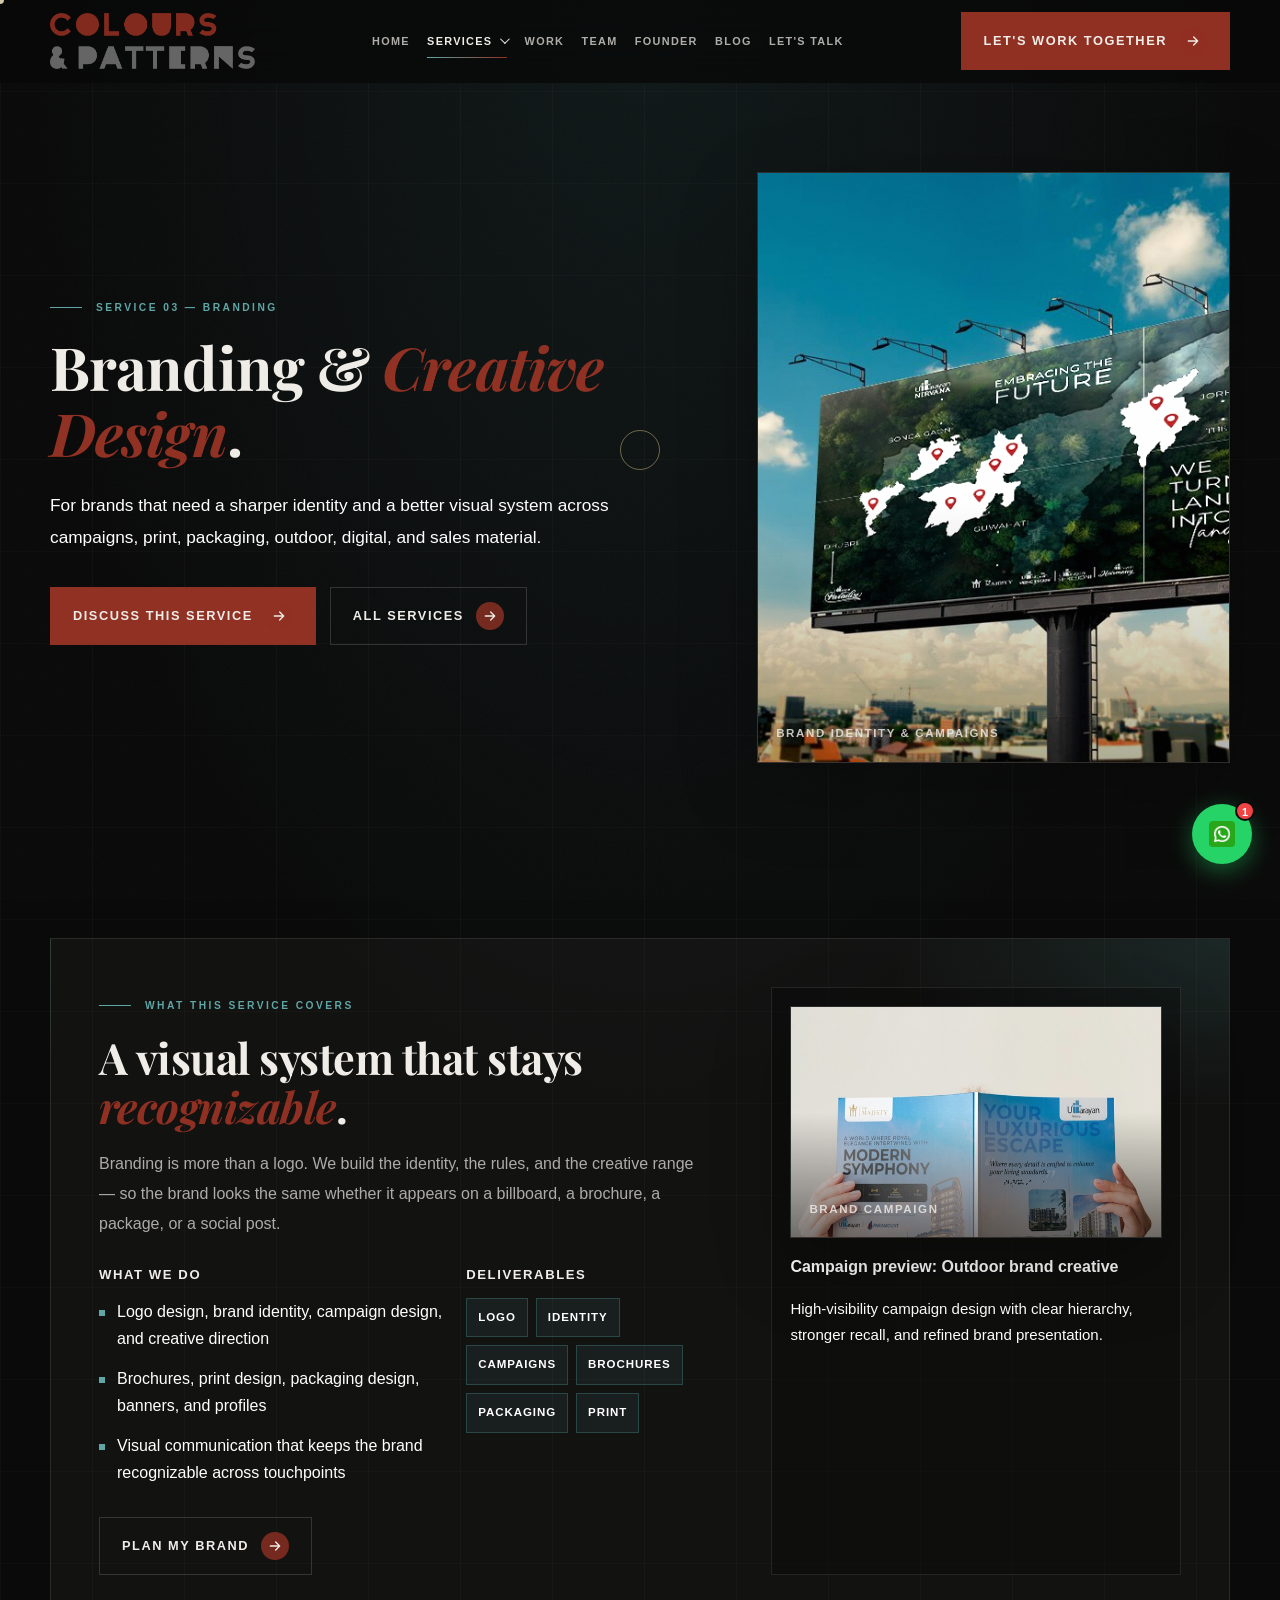
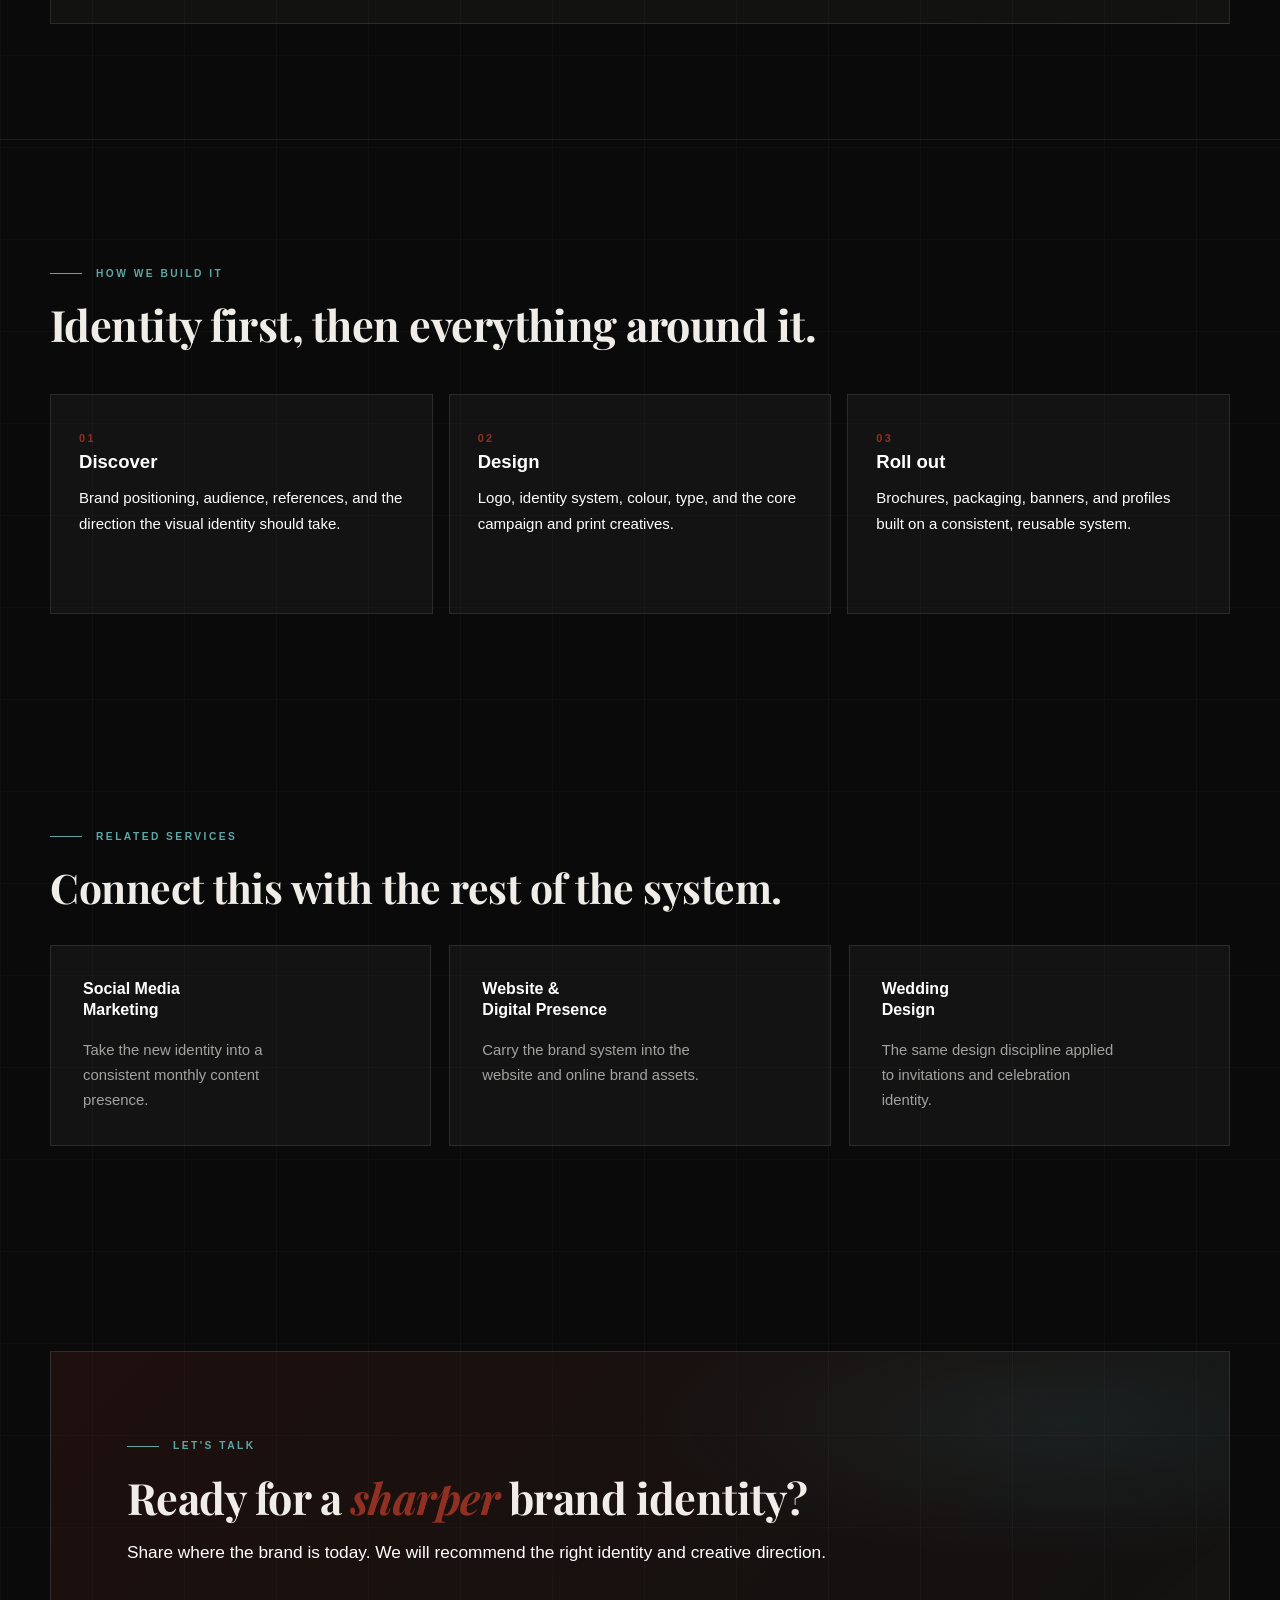
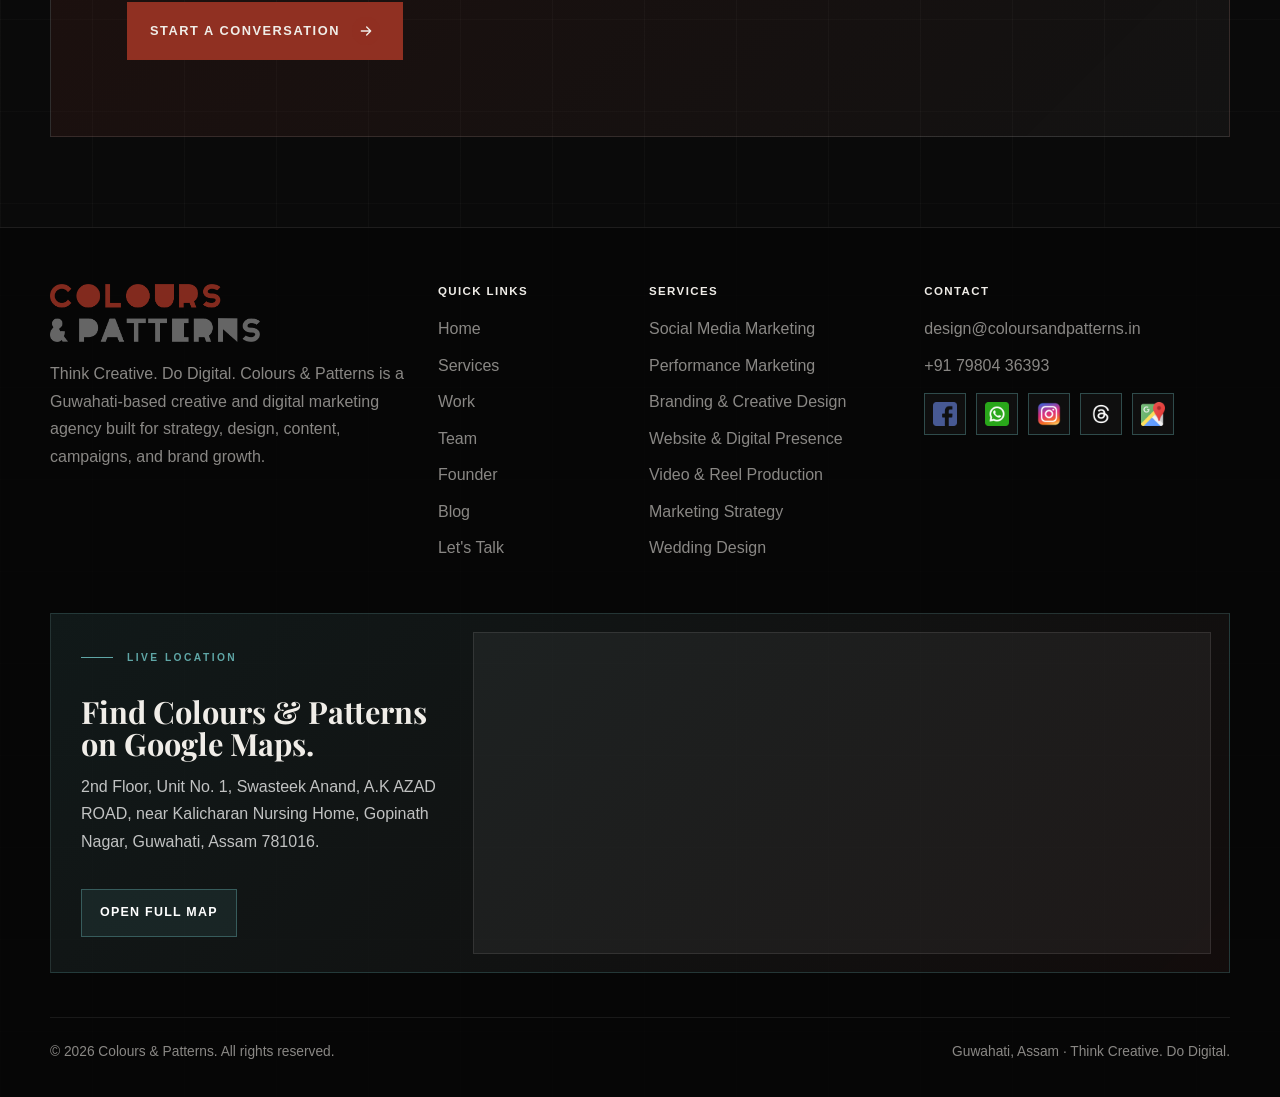
<file: branding-and-creative-design.html>
﻿<!DOCTYPE html>
<html lang="en">
<head>
  <meta charset="UTF-8">
  <meta name="viewport" content="width=device-width, initial-scale=1.0">
  <title>Branding & Creative Design | Colours & Patterns</title>
  <meta name="description" content="Branding and creative design by Colours & Patterns — logo design, brand identity, campaign design, brochures, packaging, print, and visual communication.">
  <meta name="theme-color" content="#0a0a0a">
  <link rel="preload" as="image" href="website/logo.png">
  <link rel="preconnect" href="https://fonts.googleapis.com">
  <link rel="preconnect" href="https://fonts.gstatic.com" crossorigin>
  <link href="https://fonts.googleapis.com/css2?family=Playfair+Display:ital,wght@0,500;0,600;0,700;0,800;0,900;1,400;1,500;1,700&display=swap" rel="stylesheet">
  <link rel="stylesheet" href="site-assets/styles.css">
  <noscript><style>.site-loader{display:none}</style></noscript>
</head>
<body data-page="services">
  <div class="scroll-progress" data-scroll-progress aria-hidden="true"></div>
  <a class="skip-link" href="#main">Skip to content</a>
  <div class="site-loader" data-site-loader role="status" aria-live="polite" aria-label="Loading Colours & Patterns">
    <div class="loader-inner">
      <img class="loader-logo" src="website/logo.png" alt="Colours & Patterns">
      <div class="loader-line" aria-hidden="true"><span class="loader-line-fill"></span></div>
      <div class="loader-foot">
        <span class="loader-count"><span data-loader-count>0</span><i>%</i></span>
        <span class="loader-tag">Think Creative. Do Digital.</span>
      </div>
    </div>
  </div>
  <div class="cursor-dot" aria-hidden="true"></div>
  <div class="cursor-ring" aria-hidden="true"></div>

  <header class="site-header" data-header>
    <div class="nav-wrap">
      <a class="brand" href="index.html" aria-label="Colours & Patterns home">
        <img class="brand-logo" src="website/logo.png" alt="Colours & Patterns">
      </a>
      <nav class="nav-links" aria-label="Primary navigation">
        <a href="index.html">Home</a>
        <div class="nav-dropdown" data-services-dropdown>
          <button class="nav-dropdown-toggle is-active" type="button" aria-expanded="false" aria-controls="services-menu" data-services-toggle>
            <span>Services</span><span class="nav-chevron" aria-hidden="true"></span>
          </button>
          <div class="nav-dropdown-menu" id="services-menu" role="menu" aria-label="Service pages">
            <a href="services.html" role="menuitem">All Services</a>
            <a href="social-media-marketing.html" role="menuitem">Social Media Marketing</a>
            <a href="performance-marketing.html" role="menuitem">Performance Marketing</a>
            <a class="is-active" href="branding-and-creative-design.html" role="menuitem">Branding &amp; Creative Design</a>
            <a href="website-and-digital-presence.html" role="menuitem">Website &amp; Digital Presence</a>
            <a href="video-and-reel-production.html" role="menuitem">Video &amp; Reel Production</a>
            <a href="marketing-strategy.html" role="menuitem">Marketing Strategy</a>
            <a href="wedding-design.html" role="menuitem">Wedding Design</a>
          </div>
        </div>
        <a href="results.html">Work</a>
        <a href="team.html">Team</a>
        <a href="founder.html">Founder</a>
        <a href="blog.html">Blog</a>
        <a href="lets-talk.html">Let's Talk</a>
      </nav>
      <div class="nav-actions">
        <a class="btn nav-cta primary" href="lets-talk.html"><span>Let's Work Together</span><span class="btn-icon" aria-hidden="true"><svg viewBox="0 0 24 24"><path d="M5 12h14M13 6l6 6-6 6" fill="none" stroke="currentColor" stroke-width="2" stroke-linecap="round" stroke-linejoin="round"/></svg></span></a>
        <button class="menu-toggle" type="button" aria-label="Open menu" aria-expanded="false" data-menu-toggle>
          <span></span><span></span><span></span>
        </button>
      </div>
    </div>
  </header>

  <main id="main">
    <section class="hero compact-hero" aria-labelledby="page-title">
      <div class="container hero-grid">
        <div class="reveal">
          <p class="eyebrow">Service 03 — Branding</p>
          <h1 id="page-title">Branding &amp; <em>Creative Design</em>.</h1>
          <p class="lead">For brands that need a sharper identity and a better visual system across campaigns, print, packaging, outdoor, digital, and sales material.</p>
          <div class="hero-actions">
            <a class="btn primary" href="lets-talk.html"><span>Discuss This Service</span><span class="btn-icon" aria-hidden="true"><svg viewBox="0 0 24 24"><path d="M5 12h14M13 6l6 6-6 6" fill="none" stroke="currentColor" stroke-width="2" stroke-linecap="round" stroke-linejoin="round"/></svg></span></a>
            <a class="btn secondary" href="services.html"><span>All Services</span><span class="btn-icon" aria-hidden="true"><svg viewBox="0 0 24 24"><path d="M5 12h14M13 6l6 6-6 6" fill="none" stroke="currentColor" stroke-width="2" stroke-linecap="round" stroke-linejoin="round"/></svg></span></a>
          </div>
        </div>
        <div class="reveal">
          <figure class="image-frame hero-visual">
            <img src="site-assets/pdf-images/pdf-jpeg-007.jpg" alt="Outdoor branding creative by Colours and Patterns" loading="eager">
            <figcaption>Brand Identity &amp; Campaigns</figcaption>
          </figure>
        </div>
      </div>
    </section>

    <section class="section service-stack" aria-labelledby="detail-title">
      <div class="container">
        <article class="service-detail reveal">
          <div class="service-detail-grid">
            <div class="service-copy">
              <p class="section-kicker">What this service covers</p>
              <h2 id="detail-title">A visual system that stays <em>recognizable</em>.</h2>
              <p>Branding is more than a logo. We build the identity, the rules, and the creative range — so the brand looks the same whether it appears on a billboard, a brochure, a package, or a social post.</p>
              <div class="service-columns">
                <div><h3>What we do</h3><ul class="deliverable-list"><li>Logo design, brand identity, campaign design, and creative direction</li><li>Brochures, print design, packaging design, banners, and profiles</li><li>Visual communication that keeps the brand recognizable across touchpoints</li></ul></div>
                <div><h3>Deliverables</h3><ul class="pill-list"><li>Logo</li><li>Identity</li><li>Campaigns</li><li>Brochures</li><li>Packaging</li><li>Print</li></ul></div>
              </div>
              <a class="btn secondary" href="lets-talk.html"><span>Plan My Brand</span><span class="btn-icon" aria-hidden="true"><svg viewBox="0 0 24 24"><path d="M5 12h14M13 6l6 6-6 6" fill="none" stroke="currentColor" stroke-width="2" stroke-linecap="round" stroke-linejoin="round"/></svg></span></a>
            </div>
            <aside class="case-preview">
              <figure class="image-frame ratio-wide"><img src="site-assets/pdf-images/pdf-jpeg-009.jpg" alt="Brand campaign creative preview" loading="lazy"><figcaption>Brand Campaign</figcaption></figure>
              <h3>Campaign preview: Outdoor brand creative</h3>
              <p>High-visibility campaign design with clear hierarchy, stronger recall, and refined brand presentation.</p>
            </aside>
          </div>
        </article>
      </div>
    </section>

    <section class="section section-divider" aria-labelledby="approach-title">
      <div class="container">
        <div class="section-head reveal">
          <p class="section-kicker">How we build it</p>
          <h2 class="section-title" id="approach-title">Identity first, then everything around it.</h2>
        </div>
        <div class="step-grid">
          <article class="process-card reveal"><span class="number">01</span><h3>Discover</h3><p>Brand positioning, audience, references, and the direction the visual identity should take.</p></article>
          <article class="process-card reveal"><span class="number">02</span><h3>Design</h3><p>Logo, identity system, colour, type, and the core campaign and print creatives.</p></article>
          <article class="process-card reveal"><span class="number">03</span><h3>Roll out</h3><p>Brochures, packaging, banners, and profiles built on a consistent, reusable system.</p></article>
        </div>
      </div>
    </section>

    <section class="section related-services-section" aria-labelledby="related-title">
      <div class="container">
        <div class="section-head reveal">
          <p class="section-kicker">Related services</p>
          <h2 class="section-title" id="related-title">Connect this with the rest of the system.</h2>
        </div>
        <div class="link-grid">
          <a class="link-card reveal" href="social-media-marketing.html"><h3>Social Media Marketing</h3><p>Take the new identity into a consistent monthly content presence.</p></a>
          <a class="link-card reveal" href="website-and-digital-presence.html"><h3>Website &amp; Digital Presence</h3><p>Carry the brand system into the website and online brand assets.</p></a>
          <a class="link-card reveal" href="wedding-design.html"><h3>Wedding Design</h3><p>The same design discipline applied to invitations and celebration identity.</p></a>
        </div>
      </div>
    </section>

    <section class="section tight">
      <div class="container">
        <div class="cta-band reveal">
          <p class="section-kicker">Let's talk</p>
          <h2>Ready for a <em>sharper</em> brand identity?</h2>
          <p class="section-lede">Share where the brand is today. We will recommend the right identity and creative direction.</p>
          <div class="cta-actions"><a class="btn primary" href="lets-talk.html"><span>Start a Conversation</span><span class="btn-icon" aria-hidden="true"><svg viewBox="0 0 24 24"><path d="M5 12h14M13 6l6 6-6 6" fill="none" stroke="currentColor" stroke-width="2" stroke-linecap="round" stroke-linejoin="round"/></svg></span></a></div>
        </div>
      </div>
    </section>
  </main>

  <footer class="site-footer">
    <div class="container">
      <div class="footer-grid">
        <div>
          <img class="footer-logo" src="website/logo.png" alt="Colours & Patterns">
          <p>Think Creative. Do Digital. Colours & Patterns is a Guwahati-based creative and digital marketing agency built for strategy, design, content, campaigns, and brand growth.</p>
        </div>
        <div>
          <h3>Quick links</h3>
          <a href="index.html">Home</a>
          <a href="services.html">Services</a>
          <a href="results.html">Work</a>
          <a href="team.html">Team</a>
          <a href="founder.html">Founder</a>
        <a href="blog.html">Blog</a>
        <a href="lets-talk.html">Let's Talk</a>
        </div>
        <div>
          <h3>Services</h3>
          <a href="social-media-marketing.html">Social Media Marketing</a>
          <a href="performance-marketing.html">Performance Marketing</a>
          <a href="branding-and-creative-design.html">Branding &amp; Creative Design</a>
          <a href="website-and-digital-presence.html">Website &amp; Digital Presence</a>
          <a href="video-and-reel-production.html">Video &amp; Reel Production</a>
          <a href="marketing-strategy.html">Marketing Strategy</a>
          <a href="wedding-design.html">Wedding Design</a>
        </div>
        <div>
          <h3>Contact</h3>
          <a href="mailto:design@coloursandpatterns.in">design@coloursandpatterns.in</a>
          <a href="tel:+917980436393">+91 79804 36393</a>
          <div class="social-logo-links" aria-label="Social and location links">
            <a class="social-logo-link" href="https://www.facebook.com/coloursandpatterns/" target="_blank" rel="noopener" aria-label="Facebook"><img class="social-logo" src="site-assets/social-icons/facebook.png" alt="" width="24" height="24" loading="lazy"><span>Facebook</span></a>
            <a class="social-logo-link" href="https://wa.me/917980436393?text=Hi%20Colours%20%26%20Patterns%2C%20I%20want%20to%20discuss%20a%20project%20and%20explore%20how%20we%20can%20work%20together." target="_blank" rel="noopener" aria-label="WhatsApp"><img class="social-logo" src="site-assets/social-icons/whatsapp.png" alt="" width="24" height="24" loading="lazy"><span>WhatsApp</span></a>
            <a class="social-logo-link" href="https://www.instagram.com/coloursandpatterns_/" target="_blank" rel="noopener" aria-label="Instagram"><img class="social-logo" src="site-assets/social-icons/instagram.png" alt="" width="24" height="24" loading="lazy"><span>Insta</span></a>
            <a class="social-logo-link" href="https://www.threads.com/@coloursandpatterns_" target="_blank" rel="noopener" aria-label="Threads"><img class="social-logo" src="site-assets/social-icons/threads-square.png" alt="" width="24" height="24" loading="lazy"><span>Threads</span></a>
            <a class="social-logo-link" href="https://www.google.com/maps/place/Colours+and+Patterns/@26.1625644,91.7429782,15.75z/data=!4m6!3m5!1s0x375a5bb6634c8951:0xe9c1a46cdf760750!8m2!3d26.1623664!4d91.7445813!16s%2Fg%2F11h25ltyyt!18m1!1e1?entry=ttu&amp;g_ep=EgoyMDI2MDUyMC4wIKXMDSoASAFQAw%3D%3D" target="_blank" rel="noopener" aria-label="Google Maps"><img class="social-logo" src="site-assets/social-icons/google-maps.png" alt="" width="24" height="24" loading="lazy"><span>Google Maps</span></a>
          </div>
        </div>
      </div>
      <div class="footer-live-map" aria-label="Live Google Maps location for Colours and Patterns">
        <div class="footer-map-copy">
          <span class="eyebrow">Live location</span>
          <h3>Find Colours &amp; Patterns on Google Maps.</h3>
          <p>2nd Floor, Unit No. 1, Swasteek Anand, A.K AZAD ROAD, near Kalicharan Nursing Home, Gopinath Nagar, Guwahati, Assam 781016.</p>
          <a class="footer-map-link" href="https://www.google.com/maps/place/Colours+and+Patterns/@26.1625644,91.7429782,15.75z/data=!4m6!3m5!1s0x375a5bb6634c8951:0xe9c1a46cdf760750!8m2!3d26.1623664!4d91.7445813!16s%2Fg%2F11h25ltyyt!18m1!1e1?entry=ttu&amp;g_ep=EgoyMDI2MDUyMC4wIKXMDSoASAFQAw%3D%3D" target="_blank" rel="noopener">Open full map</a>
        </div>
        <div class="footer-map-frame">
          <iframe title="Live Google Map for Colours and Patterns in Guwahati" src="https://maps.google.com/maps?width=100%25&amp;height=380&amp;hl=en&amp;q=26.1623664%2C91.7445813&amp;t=&amp;z=17&amp;ie=UTF8&amp;iwloc=B&amp;output=embed" loading="lazy" referrerpolicy="no-referrer-when-downgrade" allowfullscreen></iframe>
        </div>
      </div>
      <div class="footer-bottom">
        <span>&copy; <span data-year></span> Colours & Patterns. All rights reserved.</span>
        <span>Guwahati, Assam &middot; Think Creative. Do Digital.</span>
      </div>
    </div>
  </footer>
  <button class="wa-trigger" data-wa-trigger aria-label="Chat on WhatsApp" aria-expanded="false">
    <img src="site-assets/social-icons/whatsapp.png" alt="" width="26" height="26" loading="lazy">
    <span class="wa-trigger-badge" aria-hidden="true">1</span>
  </button>
  <div class="wa-card-wrap" data-wa-wrap aria-hidden="true">
    <div class="wa-card">
      <div class="wa-card-header">
        <div class="wa-avatar">
          <img src="site-assets/social-icons/whatsapp.png" alt="" width="22" height="22" loading="lazy">
        </div>
        <div class="wa-card-meta">
          <strong>Colours &amp; Patterns</strong>
          <span class="wa-status"><span class="wa-status-dot" aria-hidden="true"></span>Online</span>
        </div>
        <button class="wa-close" data-wa-close aria-label="Close chat"><svg viewBox="0 0 24 24" fill="none"><path d="M18 6L6 18M6 6l12 12" stroke="currentColor" stroke-width="2" stroke-linecap="round"/></svg></button>
      </div>
      <div class="wa-card-body">
        <div class="wa-bubble">
          <p>Hi there! &#x1F44B;</p>
          <span class="wa-time">Just now</span>
        </div>
        <div class="wa-bubble wa-bubble--delay">
          <p>Ready to discuss your next project? We&#x2019;d love to hear from you!</p>
          <span class="wa-time">Just now</span>
        </div>
      </div>
      <a class="wa-card-cta" href="https://wa.me/917980436393?text=Hi%20Colours%20%26%20Patterns%2C%20I%20want%20to%20discuss%20a%20project%20and%20explore%20how%20we%20can%20work%20together." target="_blank" rel="noopener">
        <svg viewBox="0 0 24 24" fill="currentColor"><path d="M.057 24l1.687-6.163c-1.041-1.804-1.588-3.849-1.587-5.946.003-6.556 5.338-11.891 11.893-11.891 3.181.001 6.167 1.24 8.413 3.488 2.245 2.248 3.481 5.236 3.48 8.414-.003 6.557-5.338 11.892-11.893 11.892-1.99-.001-3.951-.5-5.688-1.448l-6.305 1.654zm6.597-3.807c1.676.995 3.276 1.591 5.392 1.592 5.448 0 9.886-4.434 9.889-9.885.002-5.462-4.415-9.89-9.881-9.892-5.452 0-9.887 4.434-9.889 9.884-.001 2.225.651 3.891 1.746 5.634l-.999 3.648 3.742-.981zm11.387-5.464c-.074-.124-.272-.198-.57-.347-.297-.149-1.758-.868-2.031-.967-.272-.099-.47-.149-.669.149-.198.297-.768.967-.941 1.165-.173.198-.347.223-.644.074-.297-.149-1.255-.462-2.39-1.475-.883-.788-1.48-1.761-1.653-2.059-.173-.297-.018-.458.13-.606.134-.133.297-.347.446-.521.151-.172.2-.296.3-.495.099-.198.05-.372-.025-.521-.075-.148-.669-1.611-.916-2.206-.242-.579-.487-.501-.669-.51l-.57-.01c-.198 0-.52.074-.792.372s-1.04 1.016-1.04 2.479 1.065 2.876 1.213 3.074c.149.198 2.095 3.2 5.076 4.487.709.306 1.263.489 1.694.626.712.226 1.36.194 1.872.118.571-.085 1.758-.719 2.006-1.413.248-.695.248-1.29.173-1.414z"/></svg>
        <span>Start WhatsApp chat</span>
      </a>
    </div>
    <div class="wa-backdrop" data-wa-backdrop></div>
  </div>
  <script src="site-assets/app.js"></script>
</body>
</html>
</file>
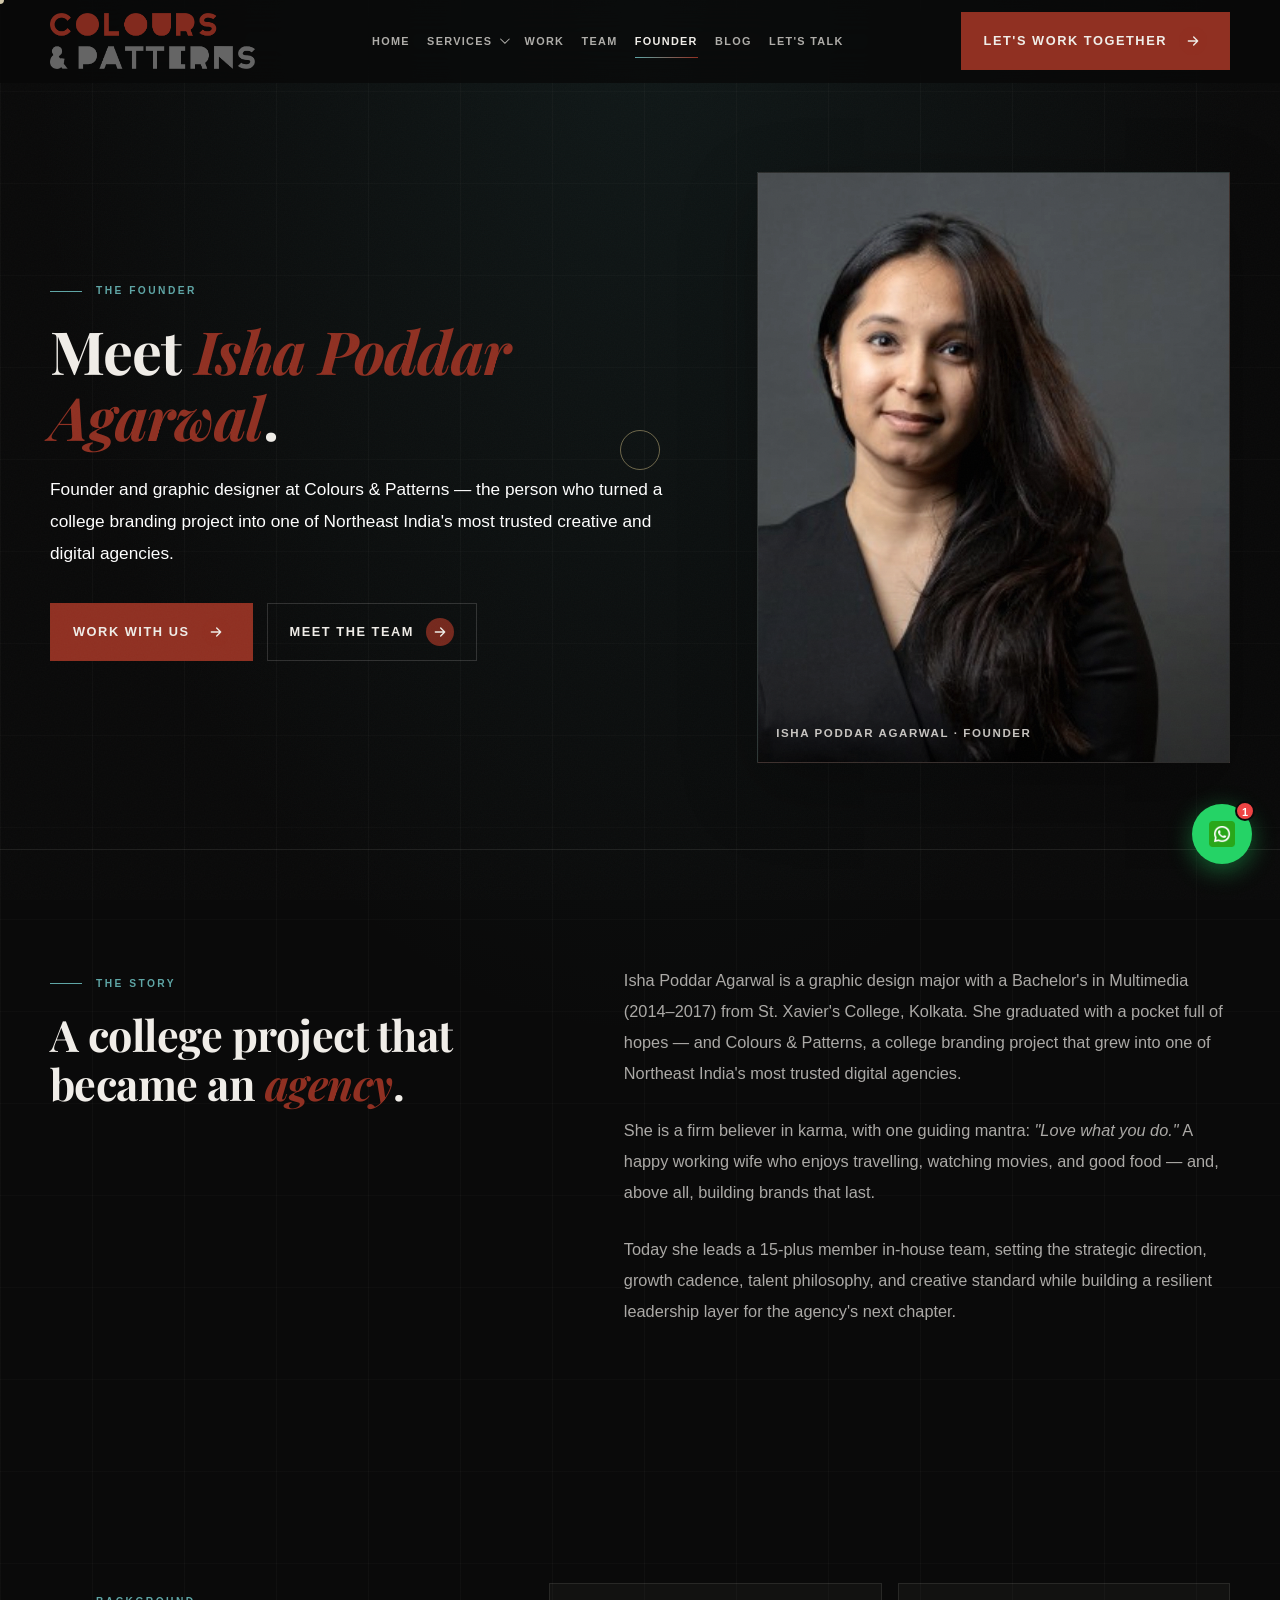
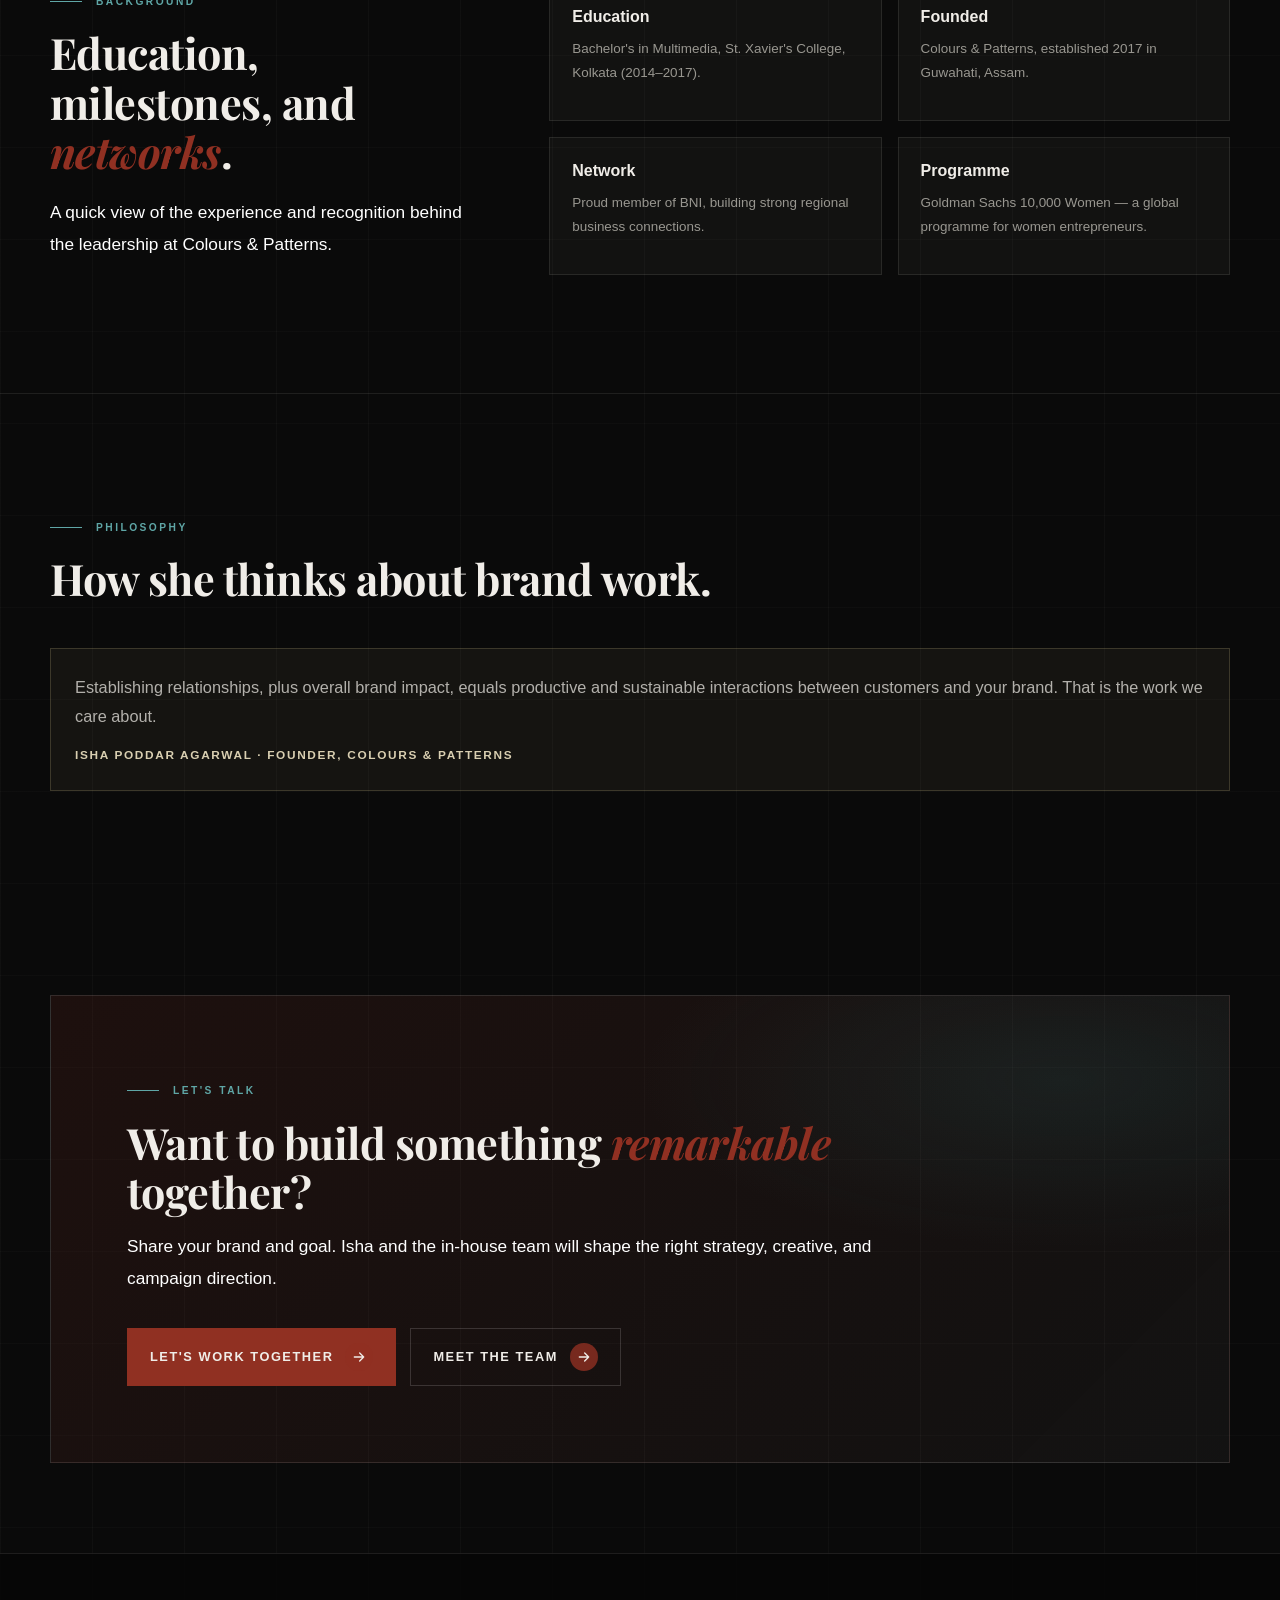
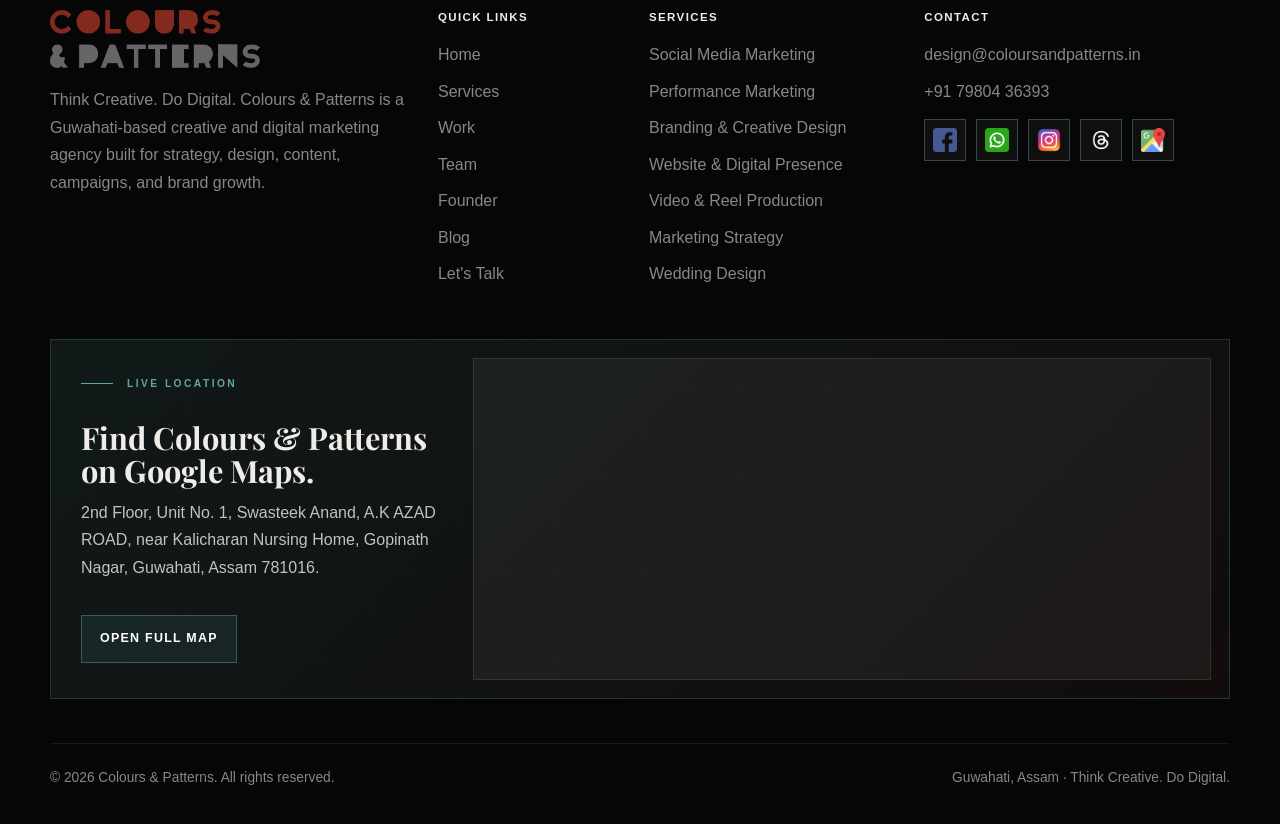
<file: founder.html>
﻿<!DOCTYPE html>
<html lang="en">
<head>
  <meta charset="UTF-8">
  <meta name="viewport" content="width=device-width, initial-scale=1.0">
  <title>Founder | Colours & Patterns</title>
  <meta name="description" content="Meet Isha Poddar Agarwal, founder and graphic designer at Colours & Patterns — a Guwahati-based creative and digital marketing agency.">
  <meta name="theme-color" content="#0a0a0a">
  <link rel="preload" as="image" href="website/logo.png">
  <link rel="preconnect" href="https://fonts.googleapis.com">
  <link rel="preconnect" href="https://fonts.gstatic.com" crossorigin>
  <link href="https://fonts.googleapis.com/css2?family=Playfair+Display:ital,wght@0,500;0,600;0,700;0,800;0,900;1,400;1,500;1,700&display=swap" rel="stylesheet">
  <link rel="stylesheet" href="site-assets/styles.css">
  <noscript><style>.site-loader{display:none}</style></noscript>
</head>
<body data-page="founder">
  <div class="scroll-progress" data-scroll-progress aria-hidden="true"></div>
  <a class="skip-link" href="#main">Skip to content</a>
  <div class="site-loader" data-site-loader role="status" aria-live="polite" aria-label="Loading Colours & Patterns">
    <div class="loader-inner">
      <img class="loader-logo" src="website/logo.png" alt="Colours & Patterns">
      <div class="loader-line" aria-hidden="true"><span class="loader-line-fill"></span></div>
      <div class="loader-foot">
        <span class="loader-count"><span data-loader-count>0</span><i>%</i></span>
        <span class="loader-tag">Think Creative. Do Digital.</span>
      </div>
    </div>
  </div>
  <div class="cursor-dot" aria-hidden="true"></div>
  <div class="cursor-ring" aria-hidden="true"></div>

  <header class="site-header" data-header>
    <div class="nav-wrap">
      <a class="brand" href="index.html" aria-label="Colours & Patterns home">
        <img class="brand-logo" src="website/logo.png" alt="Colours & Patterns">
      </a>
      <nav class="nav-links" aria-label="Primary navigation">
        <a href="index.html">Home</a>
        <div class="nav-dropdown" data-services-dropdown>
          <button class="nav-dropdown-toggle" type="button" aria-expanded="false" aria-controls="services-menu" data-services-toggle>
            <span>Services</span><span class="nav-chevron" aria-hidden="true"></span>
          </button>
          <div class="nav-dropdown-menu" id="services-menu" role="menu" aria-label="Service pages">
            <a href="services.html" role="menuitem">All Services</a>
            <a href="social-media-marketing.html" role="menuitem">Social Media Marketing</a>
            <a href="performance-marketing.html" role="menuitem">Performance Marketing</a>
            <a href="branding-and-creative-design.html" role="menuitem">Branding &amp; Creative Design</a>
            <a href="website-and-digital-presence.html" role="menuitem">Website &amp; Digital Presence</a>
            <a href="video-and-reel-production.html" role="menuitem">Video &amp; Reel Production</a>
            <a href="marketing-strategy.html" role="menuitem">Marketing Strategy</a>
            <a href="wedding-design.html" role="menuitem">Wedding Design</a>
          </div>
        </div>
        <a href="results.html">Work</a>
        <a href="team.html">Team</a>
        <a class="is-active" href="founder.html">Founder</a>
        <a href="blog.html">Blog</a>
        <a href="lets-talk.html">Let's Talk</a>
      </nav>
      <div class="nav-actions">
        <a class="btn nav-cta primary" href="lets-talk.html"><span>Let's Work Together</span><span class="btn-icon" aria-hidden="true"><svg viewBox="0 0 24 24"><path d="M5 12h14M13 6l6 6-6 6" fill="none" stroke="currentColor" stroke-width="2" stroke-linecap="round" stroke-linejoin="round"/></svg></span></a>
        <button class="menu-toggle" type="button" aria-label="Open menu" aria-expanded="false" data-menu-toggle>
          <span></span><span></span><span></span>
        </button>
      </div>
    </div>
  </header>

  <main id="main">
    <section class="hero compact-hero" aria-labelledby="page-title">
      <div class="container hero-grid">
        <div class="reveal">
          <p class="eyebrow">The Founder</p>
          <h1 id="page-title">Meet <em>Isha Poddar Agarwal</em>.</h1>
          <p class="lead">Founder and graphic designer at Colours & Patterns — the person who turned a college branding project into one of Northeast India's most trusted creative and digital agencies.</p>
          <div class="hero-actions">
            <a class="btn primary" href="lets-talk.html"><span>Work With Us</span><span class="btn-icon" aria-hidden="true"><svg viewBox="0 0 24 24"><path d="M5 12h14M13 6l6 6-6 6" fill="none" stroke="currentColor" stroke-width="2" stroke-linecap="round" stroke-linejoin="round"/></svg></span></a>
            <a class="btn secondary" href="team.html"><span>Meet the Team</span><span class="btn-icon" aria-hidden="true"><svg viewBox="0 0 24 24"><path d="M5 12h14M13 6l6 6-6 6" fill="none" stroke="currentColor" stroke-width="2" stroke-linecap="round" stroke-linejoin="round"/></svg></span></a>
          </div>
        </div>
        <div class="reveal">
          <figure class="image-frame hero-visual">
            <img src="site-assets/pdf-images/pdf-jpeg-044.jpg" alt="Isha Poddar Agarwal, founder of Colours and Patterns" loading="eager">
            <figcaption>Isha Poddar Agarwal &middot; Founder</figcaption>
          </figure>
        </div>
      </div>
    </section>

    <section class="section section-divider" aria-labelledby="story-title">
      <div class="container intro-grid">
        <div class="reveal">
          <p class="section-kicker">The story</p>
          <h2 class="section-title" id="story-title">A college project that became an <em>agency</em>.</h2>
        </div>
        <div class="intro-copy reveal">
          <p>Isha Poddar Agarwal is a graphic design major with a Bachelor's in Multimedia (2014&ndash;2017) from St. Xavier's College, Kolkata. She graduated with a pocket full of hopes — and Colours & Patterns, a college branding project that grew into one of Northeast India's most trusted digital agencies.</p>
          <p>She is a firm believer in karma, with one guiding mantra: <em>"Love what you do."</em> A happy working wife who enjoys travelling, watching movies, and good food — and, above all, building brands that last.</p>
          <p>Today she leads a 15-plus member in-house team, setting the strategic direction, growth cadence, talent philosophy, and creative standard while building a resilient leadership layer for the agency's next chapter.</p>
        </div>
      </div>
    </section>

    <section class="section" aria-labelledby="credentials-title">
      <div class="container team-panel">
        <div class="reveal">
          <p class="section-kicker">Background</p>
          <h2 class="section-title" id="credentials-title">Education, milestones, and <em>networks</em>.</h2>
          <p class="section-lede">A quick view of the experience and recognition behind the leadership at Colours & Patterns.</p>
        </div>
        <div class="team-role-grid reveal">
          <article><strong>Education</strong><span>Bachelor's in Multimedia, St. Xavier's College, Kolkata (2014&ndash;2017).</span></article>
          <article><strong>Founded</strong><span>Colours & Patterns, established 2017 in Guwahati, Assam.</span></article>
          <article><strong>Network</strong><span>Proud member of BNI, building strong regional business connections.</span></article>
          <article><strong>Programme</strong><span>Goldman Sachs 10,000 Women — a global programme for women entrepreneurs.</span></article>
        </div>
      </div>
    </section>

    <section class="section section-divider" aria-labelledby="philosophy-title">
      <div class="container">
        <div class="section-head reveal">
          <p class="section-kicker">Philosophy</p>
          <h2 class="section-title" id="philosophy-title">How she thinks about brand work.</h2>
        </div>
        <div class="proof-quote reveal">
          <blockquote>Establishing relationships, plus overall brand impact, equals productive and sustainable interactions between customers and your brand. That is the work we care about.</blockquote>
          <cite>Isha Poddar Agarwal &middot; Founder, Colours & Patterns</cite>
        </div>
      </div>
    </section>

    <section class="section tight">
      <div class="container">
        <div class="cta-band reveal">
          <p class="section-kicker">Let's talk</p>
          <h2>Want to build something <em>remarkable</em> together?</h2>
          <p class="section-lede">Share your brand and goal. Isha and the in-house team will shape the right strategy, creative, and campaign direction.</p>
          <div class="cta-actions">
            <a class="btn primary" href="lets-talk.html"><span>Let's Work Together</span><span class="btn-icon" aria-hidden="true"><svg viewBox="0 0 24 24"><path d="M5 12h14M13 6l6 6-6 6" fill="none" stroke="currentColor" stroke-width="2" stroke-linecap="round" stroke-linejoin="round"/></svg></span></a>
            <a class="btn secondary" href="team.html"><span>Meet the Team</span><span class="btn-icon" aria-hidden="true"><svg viewBox="0 0 24 24"><path d="M5 12h14M13 6l6 6-6 6" fill="none" stroke="currentColor" stroke-width="2" stroke-linecap="round" stroke-linejoin="round"/></svg></span></a>
          </div>
        </div>
      </div>
    </section>
  </main>

  <footer class="site-footer">
    <div class="container">
      <div class="footer-grid">
        <div>
          <img class="footer-logo" src="website/logo.png" alt="Colours & Patterns">
          <p>Think Creative. Do Digital. Colours & Patterns is a Guwahati-based creative and digital marketing agency built for strategy, design, content, campaigns, and brand growth.</p>
        </div>
        <div>
          <h3>Quick links</h3>
          <a href="index.html">Home</a>
          <a href="services.html">Services</a>
          <a href="results.html">Work</a>
          <a href="team.html">Team</a>
          <a href="founder.html">Founder</a>
        <a href="blog.html">Blog</a>
        <a href="lets-talk.html">Let's Talk</a>
        </div>
        <div>
          <h3>Services</h3>
          <a href="social-media-marketing.html">Social Media Marketing</a>
          <a href="performance-marketing.html">Performance Marketing</a>
          <a href="branding-and-creative-design.html">Branding &amp; Creative Design</a>
          <a href="website-and-digital-presence.html">Website &amp; Digital Presence</a>
          <a href="video-and-reel-production.html">Video &amp; Reel Production</a>
          <a href="marketing-strategy.html">Marketing Strategy</a>
          <a href="wedding-design.html">Wedding Design</a>
        </div>
        <div>
          <h3>Contact</h3>
          <a href="mailto:design@coloursandpatterns.in">design@coloursandpatterns.in</a>
          <a href="tel:+917980436393">+91 79804 36393</a>
          <div class="social-logo-links" aria-label="Social and location links">
            <a class="social-logo-link" href="https://www.facebook.com/coloursandpatterns/" target="_blank" rel="noopener" aria-label="Facebook"><img class="social-logo" src="site-assets/social-icons/facebook.png" alt="" width="24" height="24" loading="lazy"><span>Facebook</span></a>
            <a class="social-logo-link" href="https://wa.me/917980436393?text=Hi%20Colours%20%26%20Patterns%2C%20I%20want%20to%20discuss%20a%20project%20and%20explore%20how%20we%20can%20work%20together." target="_blank" rel="noopener" aria-label="WhatsApp"><img class="social-logo" src="site-assets/social-icons/whatsapp.png" alt="" width="24" height="24" loading="lazy"><span>WhatsApp</span></a>
            <a class="social-logo-link" href="https://www.instagram.com/coloursandpatterns_/" target="_blank" rel="noopener" aria-label="Instagram"><img class="social-logo" src="site-assets/social-icons/instagram.png" alt="" width="24" height="24" loading="lazy"><span>Insta</span></a>
            <a class="social-logo-link" href="https://www.threads.com/@coloursandpatterns_" target="_blank" rel="noopener" aria-label="Threads"><img class="social-logo" src="site-assets/social-icons/threads-square.png" alt="" width="24" height="24" loading="lazy"><span>Threads</span></a>
            <a class="social-logo-link" href="https://www.google.com/maps/place/Colours+and+Patterns/@26.1625644,91.7429782,15.75z/data=!4m6!3m5!1s0x375a5bb6634c8951:0xe9c1a46cdf760750!8m2!3d26.1623664!4d91.7445813!16s%2Fg%2F11h25ltyyt!18m1!1e1?entry=ttu&amp;g_ep=EgoyMDI2MDUyMC4wIKXMDSoASAFQAw%3D%3D" target="_blank" rel="noopener" aria-label="Google Maps"><img class="social-logo" src="site-assets/social-icons/google-maps.png" alt="" width="24" height="24" loading="lazy"><span>Google Maps</span></a>
          </div>
        </div>
      </div>
      <div class="footer-live-map" aria-label="Live Google Maps location for Colours and Patterns">
        <div class="footer-map-copy">
          <span class="eyebrow">Live location</span>
          <h3>Find Colours &amp; Patterns on Google Maps.</h3>
          <p>2nd Floor, Unit No. 1, Swasteek Anand, A.K AZAD ROAD, near Kalicharan Nursing Home, Gopinath Nagar, Guwahati, Assam 781016.</p>
          <a class="footer-map-link" href="https://www.google.com/maps/place/Colours+and+Patterns/@26.1625644,91.7429782,15.75z/data=!4m6!3m5!1s0x375a5bb6634c8951:0xe9c1a46cdf760750!8m2!3d26.1623664!4d91.7445813!16s%2Fg%2F11h25ltyyt!18m1!1e1?entry=ttu&amp;g_ep=EgoyMDI2MDUyMC4wIKXMDSoASAFQAw%3D%3D" target="_blank" rel="noopener">Open full map</a>
        </div>
        <div class="footer-map-frame">
          <iframe title="Live Google Map for Colours and Patterns in Guwahati" src="https://maps.google.com/maps?width=100%25&amp;height=380&amp;hl=en&amp;q=26.1623664%2C91.7445813&amp;t=&amp;z=17&amp;ie=UTF8&amp;iwloc=B&amp;output=embed" loading="lazy" referrerpolicy="no-referrer-when-downgrade" allowfullscreen></iframe>
        </div>
      </div>
      <div class="footer-bottom">
        <span>&copy; <span data-year></span> Colours & Patterns. All rights reserved.</span>
        <span>Guwahati, Assam &middot; Think Creative. Do Digital.</span>
      </div>
    </div>
  </footer>
  <button class="wa-trigger" data-wa-trigger aria-label="Chat on WhatsApp" aria-expanded="false">
    <img src="site-assets/social-icons/whatsapp.png" alt="" width="26" height="26" loading="lazy">
    <span class="wa-trigger-badge" aria-hidden="true">1</span>
  </button>
  <div class="wa-card-wrap" data-wa-wrap aria-hidden="true">
    <div class="wa-card">
      <div class="wa-card-header">
        <div class="wa-avatar">
          <img src="site-assets/social-icons/whatsapp.png" alt="" width="22" height="22" loading="lazy">
        </div>
        <div class="wa-card-meta">
          <strong>Colours &amp; Patterns</strong>
          <span class="wa-status"><span class="wa-status-dot" aria-hidden="true"></span>Online</span>
        </div>
        <button class="wa-close" data-wa-close aria-label="Close chat"><svg viewBox="0 0 24 24" fill="none"><path d="M18 6L6 18M6 6l12 12" stroke="currentColor" stroke-width="2" stroke-linecap="round"/></svg></button>
      </div>
      <div class="wa-card-body">
        <div class="wa-bubble">
          <p>Hi there! &#x1F44B;</p>
          <span class="wa-time">Just now</span>
        </div>
        <div class="wa-bubble wa-bubble--delay">
          <p>Ready to discuss your next project? We&#x2019;d love to hear from you!</p>
          <span class="wa-time">Just now</span>
        </div>
      </div>
      <a class="wa-card-cta" href="https://wa.me/917980436393?text=Hi%20Colours%20%26%20Patterns%2C%20I%20want%20to%20discuss%20a%20project%20and%20explore%20how%20we%20can%20work%20together." target="_blank" rel="noopener">
        <svg viewBox="0 0 24 24" fill="currentColor"><path d="M.057 24l1.687-6.163c-1.041-1.804-1.588-3.849-1.587-5.946.003-6.556 5.338-11.891 11.893-11.891 3.181.001 6.167 1.24 8.413 3.488 2.245 2.248 3.481 5.236 3.48 8.414-.003 6.557-5.338 11.892-11.893 11.892-1.99-.001-3.951-.5-5.688-1.448l-6.305 1.654zm6.597-3.807c1.676.995 3.276 1.591 5.392 1.592 5.448 0 9.886-4.434 9.889-9.885.002-5.462-4.415-9.89-9.881-9.892-5.452 0-9.887 4.434-9.889 9.884-.001 2.225.651 3.891 1.746 5.634l-.999 3.648 3.742-.981zm11.387-5.464c-.074-.124-.272-.198-.57-.347-.297-.149-1.758-.868-2.031-.967-.272-.099-.47-.149-.669.149-.198.297-.768.967-.941 1.165-.173.198-.347.223-.644.074-.297-.149-1.255-.462-2.39-1.475-.883-.788-1.48-1.761-1.653-2.059-.173-.297-.018-.458.13-.606.134-.133.297-.347.446-.521.151-.172.2-.296.3-.495.099-.198.05-.372-.025-.521-.075-.148-.669-1.611-.916-2.206-.242-.579-.487-.501-.669-.51l-.57-.01c-.198 0-.52.074-.792.372s-1.04 1.016-1.04 2.479 1.065 2.876 1.213 3.074c.149.198 2.095 3.2 5.076 4.487.709.306 1.263.489 1.694.626.712.226 1.36.194 1.872.118.571-.085 1.758-.719 2.006-1.413.248-.695.248-1.29.173-1.414z"/></svg>
        <span>Start WhatsApp chat</span>
      </a>
    </div>
    <div class="wa-backdrop" data-wa-backdrop></div>
  </div>
  <script src="site-assets/app.js"></script>
</body>
</html>
</file>
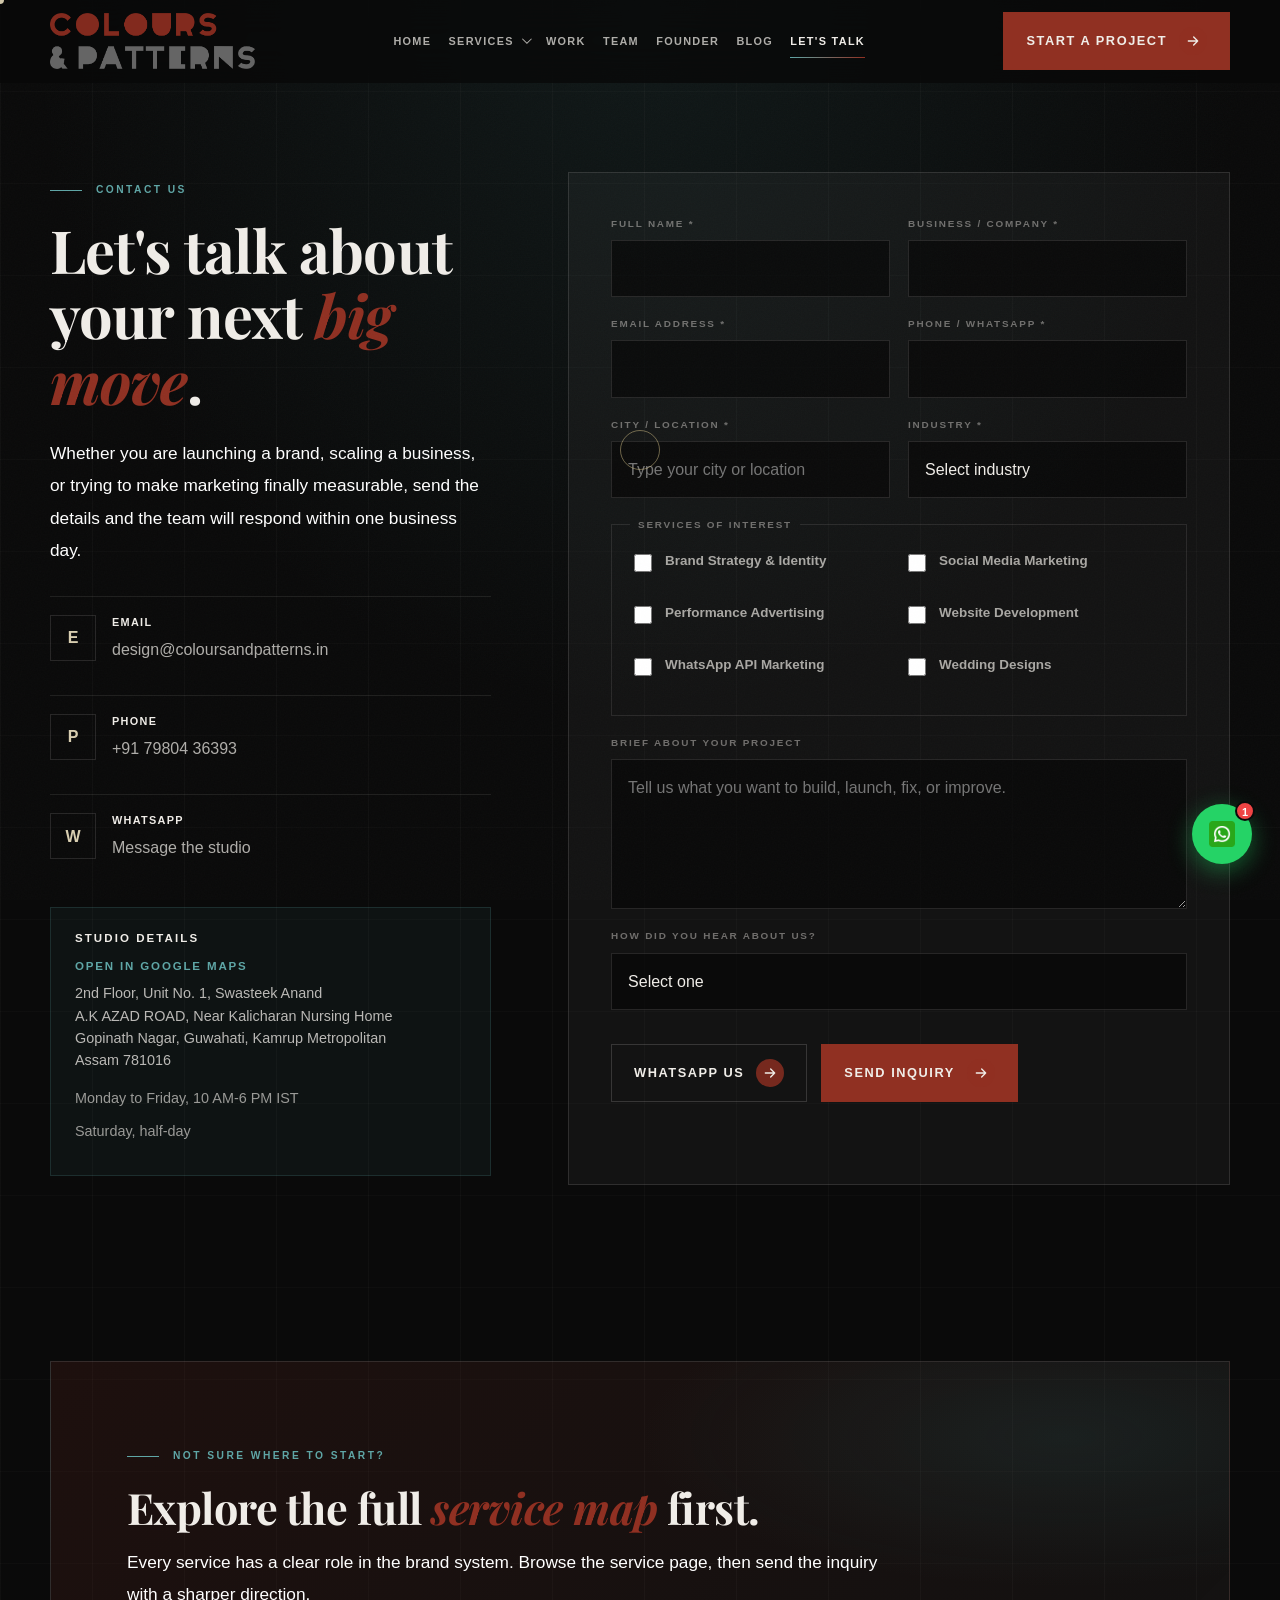
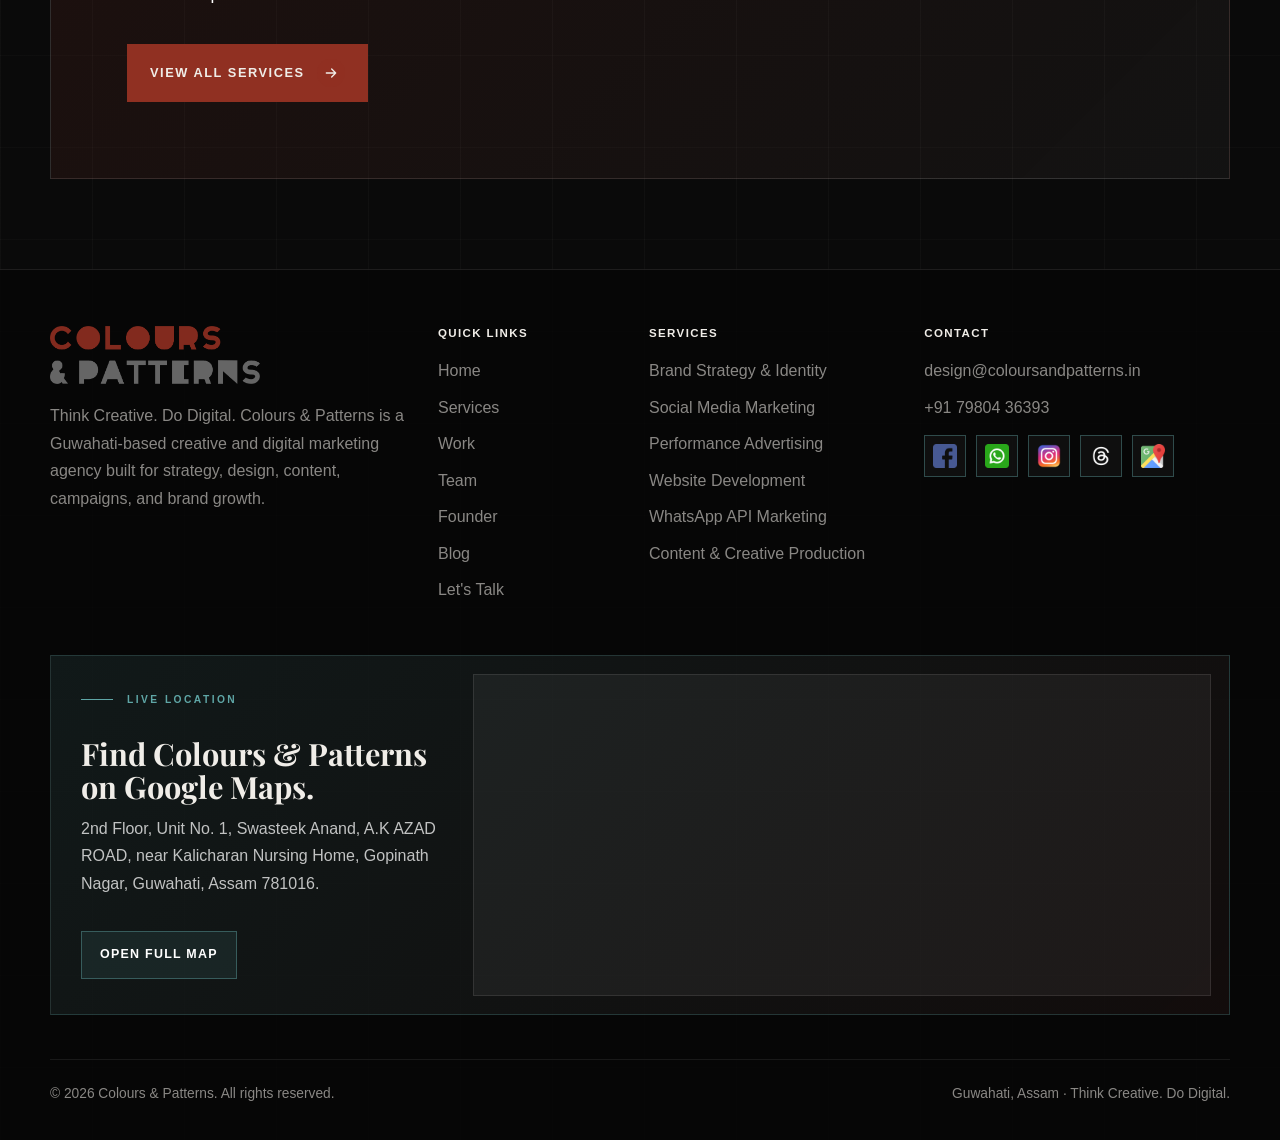
<file: lets-talk.html>
﻿<!DOCTYPE html>
<html lang="en">
<head>
  <meta charset="UTF-8">
  <meta name="viewport" content="width=device-width, initial-scale=1.0">
  <title>Contact Us | Marketing Agency in Guwahati - Colours &amp; Patterns</title>
  <meta name="description" content="Talk to Colours & Patterns. Headquartered in Guwahati, Assam and serving brands across Northeast India. Email design@coloursandpatterns.in.">
  <meta name="theme-color" content="#0a0a0a">
  <meta property="og:title" content="Contact Colours &amp; Patterns">
  <meta property="og:description" content="Start a project conversation for branding, social media, websites, ads, WhatsApp marketing, or creative production.">
  <meta property="og:type" content="website">
  <link rel="preload" as="image" href="website/logo.png">
  <link rel="preconnect" href="https://fonts.googleapis.com">
  <link rel="preconnect" href="https://fonts.gstatic.com" crossorigin>
  <link href="https://fonts.googleapis.com/css2?family=Playfair+Display:ital,wght@0,500;0,600;0,700;0,800;0,900;1,400;1,500;1,700&display=swap" rel="stylesheet">
  <link rel="stylesheet" href="site-assets/styles.css">
  <noscript><style>.site-loader{display:none}</style></noscript>
</head>
<body data-page="talk">
  <div class="scroll-progress" data-scroll-progress aria-hidden="true"></div>
  <a class="skip-link" href="#main">Skip to content</a>
  <div class="site-loader" data-site-loader role="status" aria-live="polite" aria-label="Loading Colours & Patterns">
    <div class="loader-inner">
      <img class="loader-logo" src="website/logo.png" alt="Colours & Patterns">
      <div class="loader-line" aria-hidden="true"><span class="loader-line-fill"></span></div>
      <div class="loader-foot">
        <span class="loader-count"><span data-loader-count>0</span><i>%</i></span>
        <span class="loader-tag">Think Creative. Do Digital.</span>
      </div>
    </div>
  </div>
  <div class="cursor-dot" aria-hidden="true"></div>
  <div class="cursor-ring" aria-hidden="true"></div>

  <header class="site-header" data-header>
    <div class="nav-wrap">
      <a class="brand" href="index.html" aria-label="Colours & Patterns home">
        <img class="brand-logo" src="website/logo.png" alt="Colours & Patterns">
      </a>
      <nav class="nav-links" aria-label="Primary navigation">
        <a href="index.html">Home</a>
        <div class="nav-dropdown" data-services-dropdown>
          <button class="nav-dropdown-toggle" type="button" aria-expanded="false" aria-controls="services-menu" data-services-toggle>
            <span>Services</span><span class="nav-chevron" aria-hidden="true"></span>
          </button>
          <div class="nav-dropdown-menu" id="services-menu" role="menu" aria-label="Service pages">
            <a href="services.html" role="menuitem">All Services</a>
            <a href="social-media-marketing.html" role="menuitem">Social Media Marketing</a>
            <a href="performance-marketing.html" role="menuitem">Performance Marketing</a>
            <a href="branding-and-creative-design.html" role="menuitem">Branding &amp; Creative Design</a>
            <a href="website-and-digital-presence.html" role="menuitem">Website &amp; Digital Presence</a>
            <a href="video-and-reel-production.html" role="menuitem">Video &amp; Reel Production</a>
            <a href="marketing-strategy.html" role="menuitem">Marketing Strategy</a>
            <a href="wedding-design.html" role="menuitem">Wedding Design</a>
          </div>
        </div>
        <a href="results.html">Work</a>
        <a href="team.html">Team</a>
        <a href="founder.html">Founder</a>
        <a href="blog.html">Blog</a>
        <a class="is-active" href="lets-talk.html">Let's Talk</a>
      </nav>
      <div class="nav-actions">
        <a class="btn nav-cta primary" href="lets-talk.html"><span>Start a Project</span><span class="btn-icon" aria-hidden="true"><svg viewBox="0 0 24 24"><path d="M5 12h14M13 6l6 6-6 6" fill="none" stroke="currentColor" stroke-width="2" stroke-linecap="round" stroke-linejoin="round"/></svg></span></a>
        <button class="menu-toggle" type="button" aria-label="Open menu" aria-expanded="false" data-menu-toggle>
          <span></span><span></span><span></span>
        </button>
      </div>
    </div>
  </header>

  <main id="main">
    <section class="hero compact-hero contact-hero" aria-labelledby="page-title">
      <div class="container contact-grid">
        <div class="reveal">
          <p class="eyebrow">Contact us</p>
          <h1 id="page-title">Let's talk about your next <em>big move</em>.</h1>
          <p class="lead">Whether you are launching a brand, scaling a business, or trying to make marketing finally measurable, send the details and the team will respond within one business day.</p>
          <div class="contact-list">
            <a class="contact-link" href="mailto:design@coloursandpatterns.in"><span>E</span><span><strong>Email</strong>design@coloursandpatterns.in</span></a>
            <a class="contact-link" href="tel:+917980436393"><span>P</span><span><strong>Phone</strong>+91 79804 36393</span></a>
            <a class="contact-link" href="https://wa.me/917980436393?text=Hi%20Colours%20%26%20Patterns%2C%20I%20want%20to%20discuss%20a%20project%20and%20explore%20how%20we%20can%20work%20together." target="_blank" rel="noopener"><span>W</span><span><strong>WhatsApp</strong>Message the studio</span></a>
          </div>
          <div class="contact-note">
            <h2>Studio details</h2>
            <a class="contact-map-link" href="https://www.google.com/maps/place/Colours+and+Patterns/@26.1625644,91.7429782,15.75z/data=!4m6!3m5!1s0x375a5bb6634c8951:0xe9c1a46cdf760750!8m2!3d26.1623664!4d91.7445813!16s%2Fg%2F11h25ltyyt!18m1!1e1?entry=ttu&amp;g_ep=EgoyMDI2MDUyMC4wIKXMDSoASAFQAw%3D%3D" target="_blank" rel="noopener">
              <strong>Open in Google Maps</strong>
              <span>2nd Floor, Unit No. 1, Swasteek Anand<br>A.K AZAD ROAD, Near Kalicharan Nursing Home<br>Gopinath Nagar, Guwahati, Kamrup Metropolitan<br>Assam 781016</span>
            </a>
            <p>Monday to Friday, 10 AM-6 PM IST</p>
            <p>Saturday, half-day</p>
          </div>
        </div>
        <div class="reveal">
          <form class="contact-form enhanced-contact-form" data-contact-form data-apps-script-url="https://script.google.com/macros/s/AKfycbw4v20vrB-JNLP7u66reKZCvGopea4Cvd3a25ya0l38L8b7GvzmvYn8zEIANebuF-Gp9Q/exec">
            <input type="hidden" name="sourcePage" value="Lets Talk Page">
            <div class="form-grid">
              <div class="field"><label for="name">Full Name *</label><input id="name" name="name" type="text" autocomplete="name" required></div>
              <div class="field"><label for="company">Business / Company *</label><input id="company" name="company" type="text" autocomplete="organization" required></div>
              <div class="field"><label for="email">Email Address *</label><input id="email" name="email" type="email" autocomplete="email" required></div>
              <div class="field"><label for="phone">Phone / WhatsApp *</label><input id="phone" name="phone" type="tel" autocomplete="tel" required></div>
              <div class="field"><label for="city">City / Location *</label><input id="city" name="city" type="text" autocomplete="address-level2" placeholder="Type your city or location" required></div>
              <div class="field"><label for="industry">Industry *</label><select id="industry" name="industry" required><option value="" disabled selected>Select industry</option><option>Automobile</option><option>Real Estate</option><option>Hospitality</option><option>Retail</option><option>Healthcare</option><option>Education</option><option>MNC / Corporate</option><option>Other</option></select></div>
              <fieldset class="field full checkbox-field">
                <legend>Services of Interest</legend>
                <label><input type="checkbox" name="services" value="Brand Strategy & Identity"> <span>Brand Strategy &amp; Identity</span></label>
                <label><input type="checkbox" name="services" value="Social Media Marketing"> <span>Social Media Marketing</span></label>
                <label><input type="checkbox" name="services" value="Performance Advertising"> <span>Performance Advertising</span></label>
                <label><input type="checkbox" name="services" value="Website Development"> <span>Website Development</span></label>
                <label><input type="checkbox" name="services" value="WhatsApp API Marketing"> <span>WhatsApp API Marketing</span></label>
                <label><input type="checkbox" name="services" value="Wedding Designs"> <span>Wedding Designs</span></label>
              </fieldset>
              <div class="field full"><label for="message">Brief about your project</label><textarea id="message" name="message" placeholder="Tell us what you want to build, launch, fix, or improve."></textarea></div>
              <div class="field full"><label for="referral">How did you hear about us?</label><select id="referral" name="referral"><option value="" selected>Select one</option><option>Google Search</option><option>Instagram</option><option>LinkedIn</option><option>Referral</option><option>Existing Client</option><option>Event / Network</option><option>Other</option></select></div>
            </div>
            <div class="hero-actions">
              <a class="btn secondary" href="https://wa.me/917980436393?text=Hi%20Colours%20%26%20Patterns%2C%20I%20want%20to%20discuss%20a%20project%20and%20explore%20how%20we%20can%20work%20together." target="_blank" rel="noopener"><span>WhatsApp Us</span><span class="btn-icon" aria-hidden="true"><svg viewBox="0 0 24 24"><path d="M5 12h14M13 6l6 6-6 6" fill="none" stroke="currentColor" stroke-width="2" stroke-linecap="round" stroke-linejoin="round"/></svg></span></a>
              <button class="btn primary" type="submit"><span>Send Inquiry</span><span class="btn-icon" aria-hidden="true"><svg viewBox="0 0 24 24"><path d="M5 12h14M13 6l6 6-6 6" fill="none" stroke="currentColor" stroke-width="2" stroke-linecap="round" stroke-linejoin="round"/></svg></span></button>
            </div>
            <p class="form-status" role="status" aria-live="polite"></p>
          </form>
        </div>
      </div>
    </section>

    <section class="section tight">
      <div class="container">
        <div class="cta-band reveal">
          <p class="section-kicker">Not sure where to start?</p>
          <h2>Explore the full <em>service map</em> first.</h2>
          <p class="section-lede">Every service has a clear role in the brand system. Browse the service page, then send the inquiry with a sharper direction.</p>
          <div class="cta-actions"><a class="btn primary" href="services.html"><span>View All Services</span><span class="btn-icon" aria-hidden="true"><svg viewBox="0 0 24 24"><path d="M5 12h14M13 6l6 6-6 6" fill="none" stroke="currentColor" stroke-width="2" stroke-linecap="round" stroke-linejoin="round"/></svg></span></a></div>
        </div>
      </div>
    </section>
  </main>

  <footer class="site-footer">
    <div class="container">
      <div class="footer-grid">
        <div>
          <img class="footer-logo" src="website/logo.png" alt="Colours & Patterns">
          <p>Think Creative. Do Digital. Colours &amp; Patterns is a Guwahati-based creative and digital marketing agency built for strategy, design, content, campaigns, and brand growth.</p>
        </div>
        <div>
          <h3>Quick links</h3>
          <a href="index.html">Home</a>
          <a href="services.html">Services</a>
          <a href="results.html">Work</a>
          <a href="team.html">Team</a>
          <a href="founder.html">Founder</a>
          <a href="blog.html">Blog</a>
          <a href="lets-talk.html">Let's Talk</a>
        </div>
        <div>
          <h3>Services</h3>
          <a href="branding-and-creative-design.html">Brand Strategy &amp; Identity</a>
          <a href="social-media-marketing.html">Social Media Marketing</a>
          <a href="performance-marketing.html">Performance Advertising</a>
          <a href="website-and-digital-presence.html">Website Development</a>
          <a href="marketing-strategy.html">WhatsApp API Marketing</a>
          <a href="video-and-reel-production.html">Content &amp; Creative Production</a>
        </div>
        <div>
          <h3>Contact</h3>
          <a href="mailto:design@coloursandpatterns.in">design@coloursandpatterns.in</a>
          <a href="tel:+917980436393">+91 79804 36393</a>
          <div class="social-logo-links" aria-label="Social and location links">
            <a class="social-logo-link" href="https://www.facebook.com/coloursandpatterns/" target="_blank" rel="noopener" aria-label="Facebook"><img class="social-logo" src="site-assets/social-icons/facebook.png" alt="" width="24" height="24" loading="lazy"><span>Facebook</span></a>
            <a class="social-logo-link" href="https://wa.me/917980436393?text=Hi%20Colours%20%26%20Patterns%2C%20I%20want%20to%20discuss%20a%20project%20and%20explore%20how%20we%20can%20work%20together." target="_blank" rel="noopener" aria-label="WhatsApp"><img class="social-logo" src="site-assets/social-icons/whatsapp.png" alt="" width="24" height="24" loading="lazy"><span>WhatsApp</span></a>
            <a class="social-logo-link" href="https://www.instagram.com/coloursandpatterns_/" target="_blank" rel="noopener" aria-label="Instagram"><img class="social-logo" src="site-assets/social-icons/instagram.png" alt="" width="24" height="24" loading="lazy"><span>Insta</span></a>
            <a class="social-logo-link" href="https://www.threads.com/@coloursandpatterns_" target="_blank" rel="noopener" aria-label="Threads"><img class="social-logo" src="site-assets/social-icons/threads-square.png" alt="" width="24" height="24" loading="lazy"><span>Threads</span></a>
            <a class="social-logo-link" href="https://www.google.com/maps/place/Colours+and+Patterns/@26.1625644,91.7429782,15.75z/data=!4m6!3m5!1s0x375a5bb6634c8951:0xe9c1a46cdf760750!8m2!3d26.1623664!4d91.7445813!16s%2Fg%2F11h25ltyyt!18m1!1e1?entry=ttu&amp;g_ep=EgoyMDI2MDUyMC4wIKXMDSoASAFQAw%3D%3D" target="_blank" rel="noopener" aria-label="Google Maps"><img class="social-logo" src="site-assets/social-icons/google-maps.png" alt="" width="24" height="24" loading="lazy"><span>Google Maps</span></a>
          </div>
        </div>
      </div>
      <div class="footer-live-map" aria-label="Live Google Maps location for Colours and Patterns">
        <div class="footer-map-copy">
          <span class="eyebrow">Live location</span>
          <h3>Find Colours &amp; Patterns on Google Maps.</h3>
          <p>2nd Floor, Unit No. 1, Swasteek Anand, A.K AZAD ROAD, near Kalicharan Nursing Home, Gopinath Nagar, Guwahati, Assam 781016.</p>
          <a class="footer-map-link" href="https://www.google.com/maps/place/Colours+and+Patterns/@26.1625644,91.7429782,15.75z/data=!4m6!3m5!1s0x375a5bb6634c8951:0xe9c1a46cdf760750!8m2!3d26.1623664!4d91.7445813!16s%2Fg%2F11h25ltyyt!18m1!1e1?entry=ttu&amp;g_ep=EgoyMDI2MDUyMC4wIKXMDSoASAFQAw%3D%3D" target="_blank" rel="noopener">Open full map</a>
        </div>
        <div class="footer-map-frame">
          <iframe title="Live Google Map for Colours and Patterns in Guwahati" src="https://maps.google.com/maps?width=100%25&amp;height=380&amp;hl=en&amp;q=26.1623664%2C91.7445813&amp;t=&amp;z=17&amp;ie=UTF8&amp;iwloc=B&amp;output=embed" loading="lazy" referrerpolicy="no-referrer-when-downgrade" allowfullscreen></iframe>
        </div>
      </div>
      <div class="footer-bottom">
        <span>&copy; <span data-year></span> Colours &amp; Patterns. All rights reserved.</span>
        <span>Guwahati, Assam &middot; Think Creative. Do Digital.</span>
      </div>
    </div>
  </footer>
  <script type="application/ld+json">
  {
    "@context": "https://schema.org",
    "@type": "ContactPage",
    "name": "Contact Colours & Patterns",
    "url": "https://www.coloursandpatterns.in/lets-talk.html",
    "about": {
      "@type": "LocalBusiness",
      "name": "Colours & Patterns",
      "address": {
        "@type": "PostalAddress",
        "streetAddress": "2nd Floor, Unit No. 1, Swasteek Anand, A.K AZAD ROAD, Near Kalicharan Nursing Home, Gopinath Nagar",
        "addressLocality": "Guwahati",
        "addressRegion": "Assam",
        "postalCode": "781016",
        "addressCountry": "IN"
      },
      "email": "design@coloursandpatterns.in",
      "telephone": "+91 79804 36393",
      "hasMap": "https://www.google.com/maps/place/Colours+and+Patterns/@26.1625644,91.7429782,15.75z/data=!4m6!3m5!1s0x375a5bb6634c8951:0xe9c1a46cdf760750!8m2!3d26.1623664!4d91.7445813!16s%2Fg%2F11h25ltyyt!18m1!1e1?entry=ttu&g_ep=EgoyMDI2MDUyMC4wIKXMDSoASAFQAw%3D%3D"
    }
  }
  </script>
  <button class="wa-trigger" data-wa-trigger aria-label="Chat on WhatsApp" aria-expanded="false">
    <img src="site-assets/social-icons/whatsapp.png" alt="" width="26" height="26" loading="lazy">
    <span class="wa-trigger-badge" aria-hidden="true">1</span>
  </button>
  <div class="wa-card-wrap" data-wa-wrap aria-hidden="true">
    <div class="wa-card">
      <div class="wa-card-header">
        <div class="wa-avatar">
          <img src="site-assets/social-icons/whatsapp.png" alt="" width="22" height="22" loading="lazy">
        </div>
        <div class="wa-card-meta">
          <strong>Colours &amp; Patterns</strong>
          <span class="wa-status"><span class="wa-status-dot" aria-hidden="true"></span>Online</span>
        </div>
        <button class="wa-close" data-wa-close aria-label="Close chat"><svg viewBox="0 0 24 24" fill="none"><path d="M18 6L6 18M6 6l12 12" stroke="currentColor" stroke-width="2" stroke-linecap="round"/></svg></button>
      </div>
      <div class="wa-card-body">
        <div class="wa-bubble">
          <p>Hi there! &#x1F44B;</p>
          <span class="wa-time">Just now</span>
        </div>
        <div class="wa-bubble wa-bubble--delay">
          <p>Ready to discuss your next project? We&#x2019;d love to hear from you!</p>
          <span class="wa-time">Just now</span>
        </div>
      </div>
      <a class="wa-card-cta" href="https://wa.me/917980436393?text=Hi%20Colours%20%26%20Patterns%2C%20I%20want%20to%20discuss%20a%20project%20and%20explore%20how%20we%20can%20work%20together." target="_blank" rel="noopener">
        <svg viewBox="0 0 24 24" fill="currentColor"><path d="M.057 24l1.687-6.163c-1.041-1.804-1.588-3.849-1.587-5.946.003-6.556 5.338-11.891 11.893-11.891 3.181.001 6.167 1.24 8.413 3.488 2.245 2.248 3.481 5.236 3.48 8.414-.003 6.557-5.338 11.892-11.893 11.892-1.99-.001-3.951-.5-5.688-1.448l-6.305 1.654zm6.597-3.807c1.676.995 3.276 1.591 5.392 1.592 5.448 0 9.886-4.434 9.889-9.885.002-5.462-4.415-9.89-9.881-9.892-5.452 0-9.887 4.434-9.889 9.884-.001 2.225.651 3.891 1.746 5.634l-.999 3.648 3.742-.981zm11.387-5.464c-.074-.124-.272-.198-.57-.347-.297-.149-1.758-.868-2.031-.967-.272-.099-.47-.149-.669.149-.198.297-.768.967-.941 1.165-.173.198-.347.223-.644.074-.297-.149-1.255-.462-2.39-1.475-.883-.788-1.48-1.761-1.653-2.059-.173-.297-.018-.458.13-.606.134-.133.297-.347.446-.521.151-.172.2-.296.3-.495.099-.198.05-.372-.025-.521-.075-.148-.669-1.611-.916-2.206-.242-.579-.487-.501-.669-.51l-.57-.01c-.198 0-.52.074-.792.372s-1.04 1.016-1.04 2.479 1.065 2.876 1.213 3.074c.149.198 2.095 3.2 5.076 4.487.709.306 1.263.489 1.694.626.712.226 1.36.194 1.872.118.571-.085 1.758-.719 2.006-1.413.248-.695.248-1.29.173-1.414z"/></svg>
        <span>Start WhatsApp chat</span>
      </a>
    </div>
    <div class="wa-backdrop" data-wa-backdrop></div>
  </div>
  <script src="site-assets/app.js"></script>
</body>
</html>
</file>
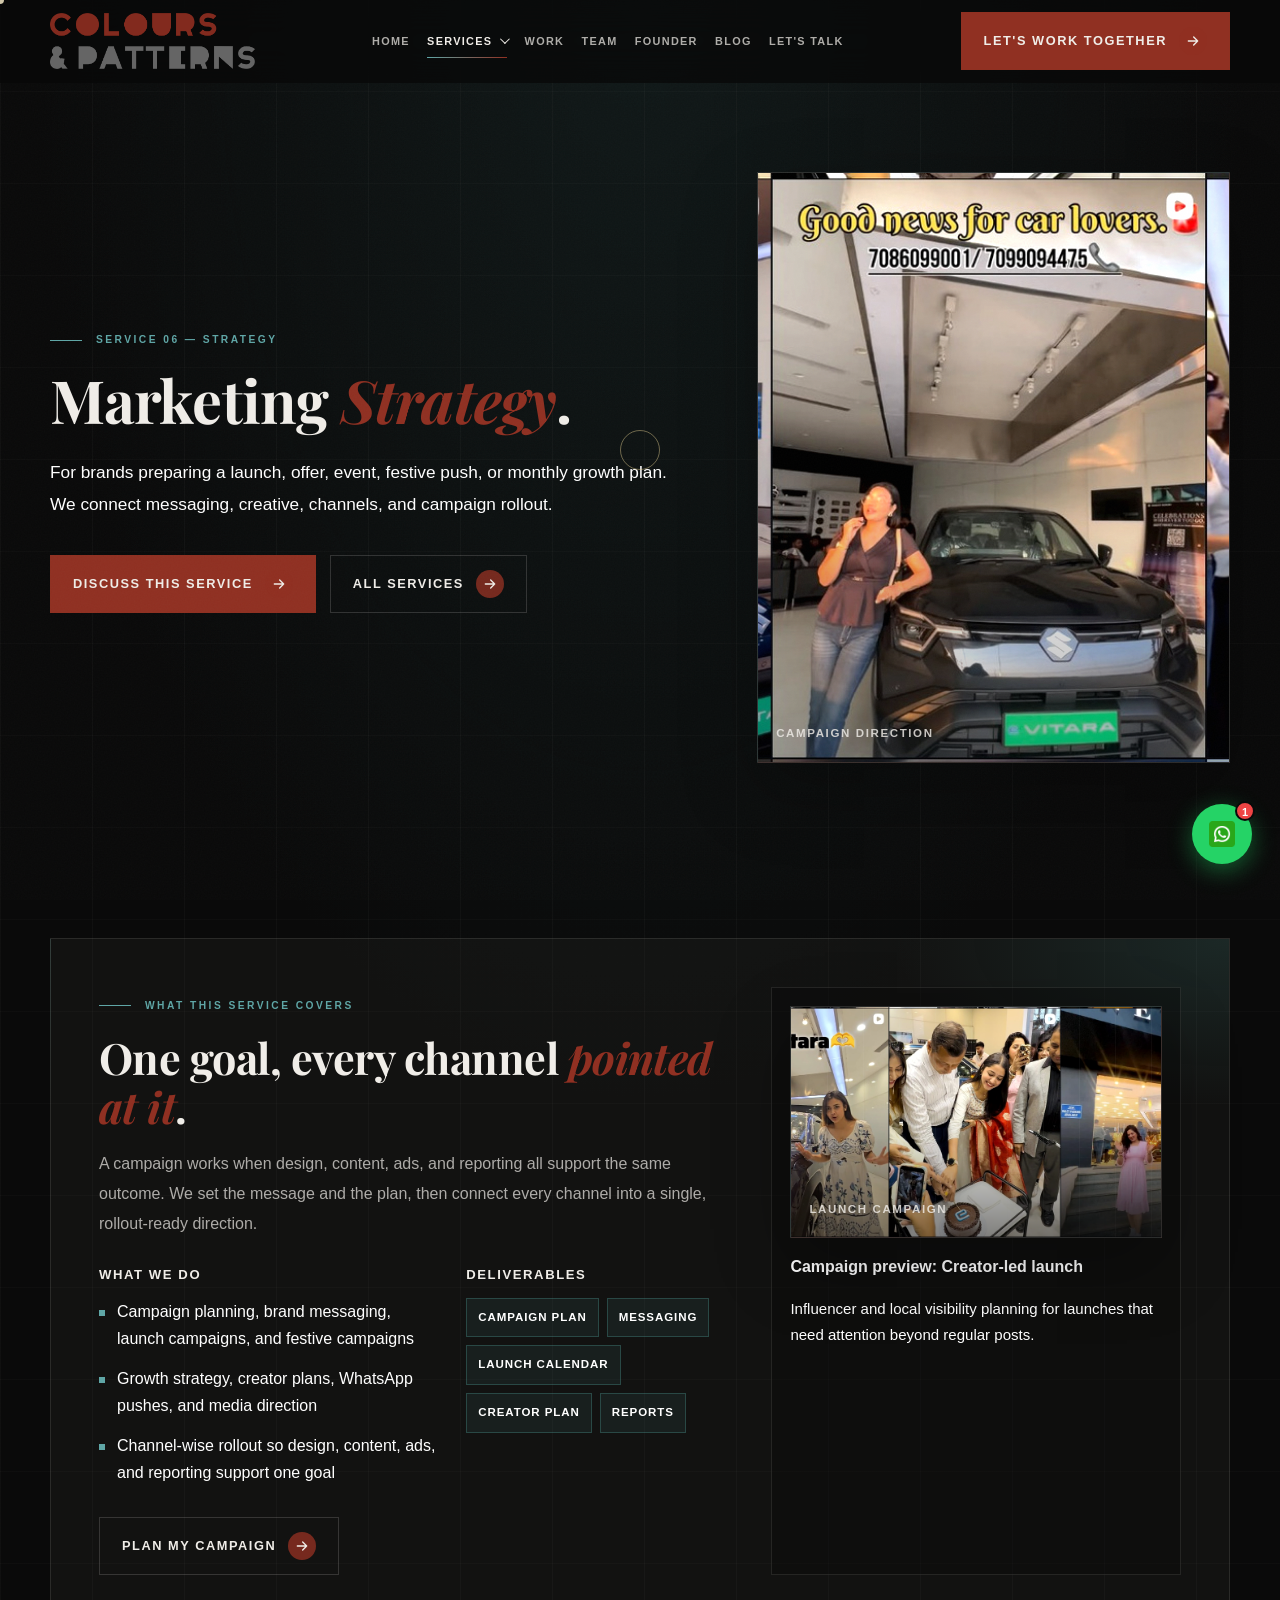
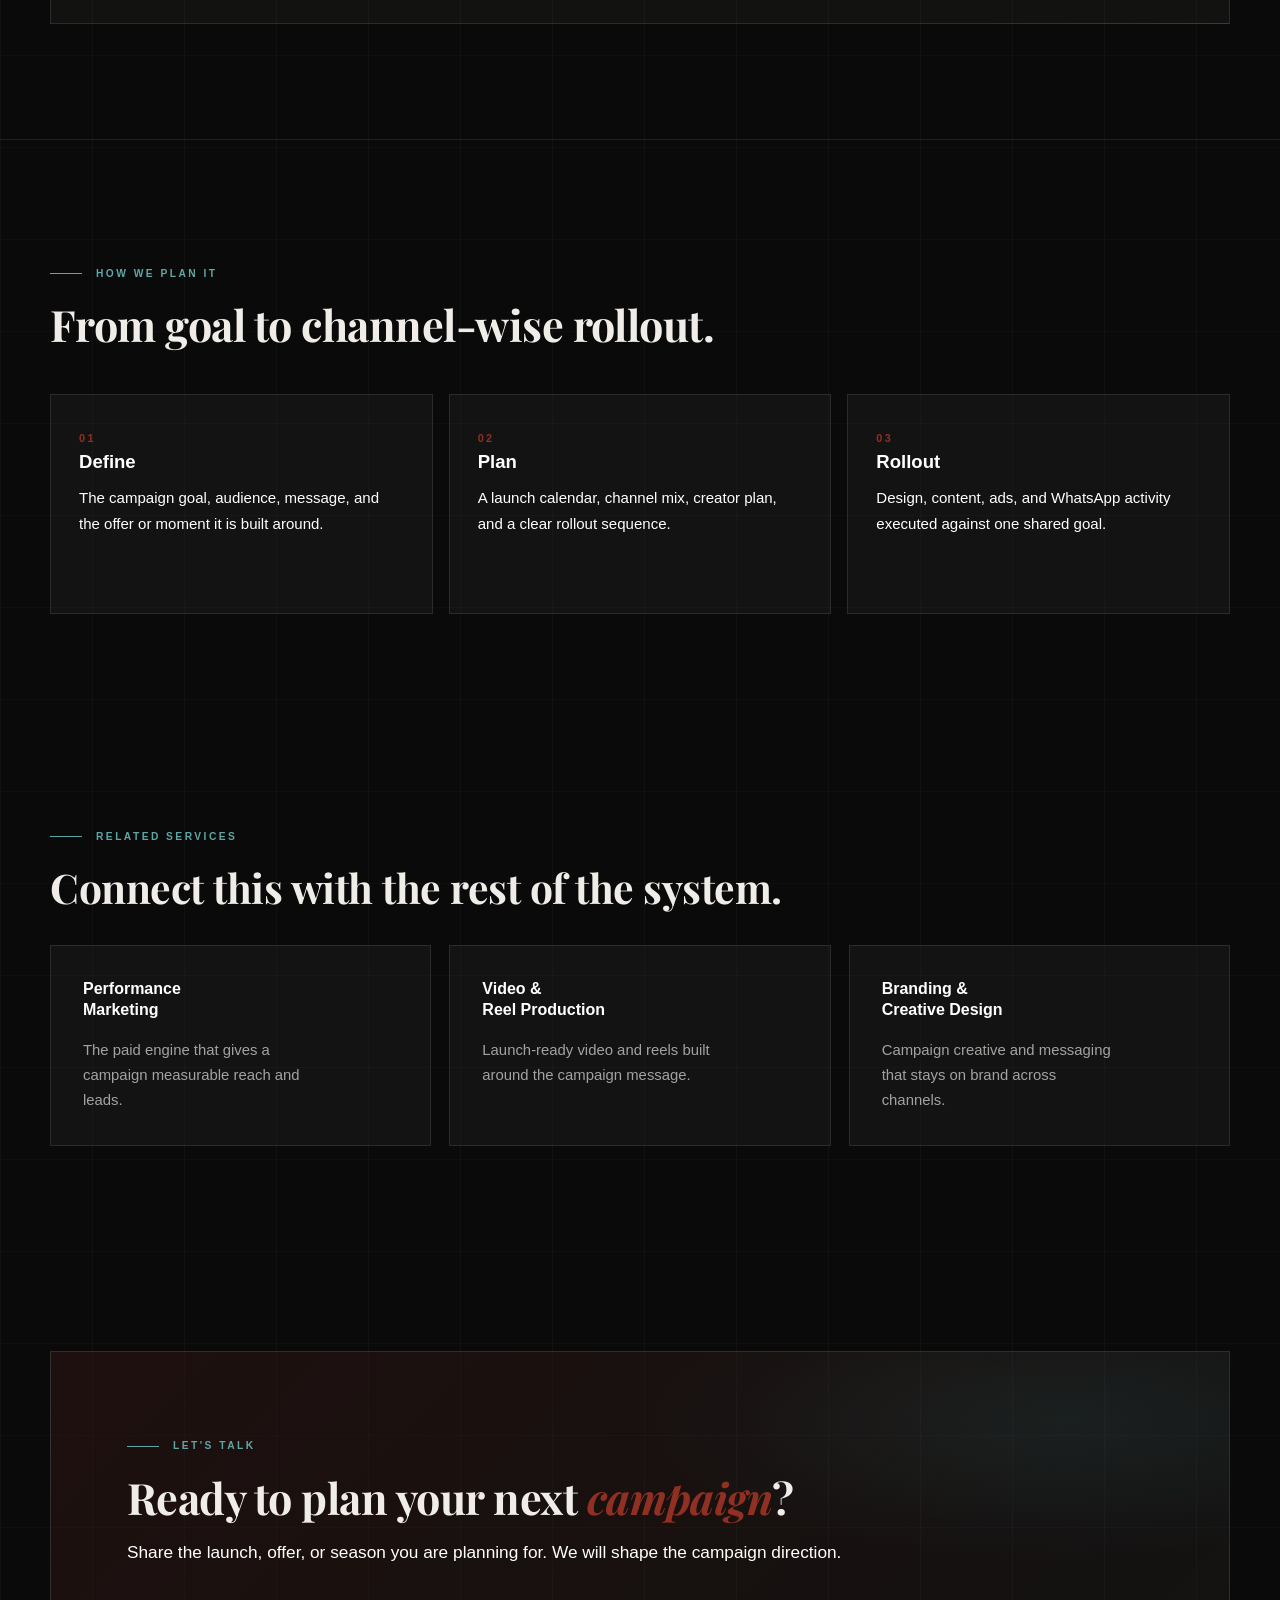
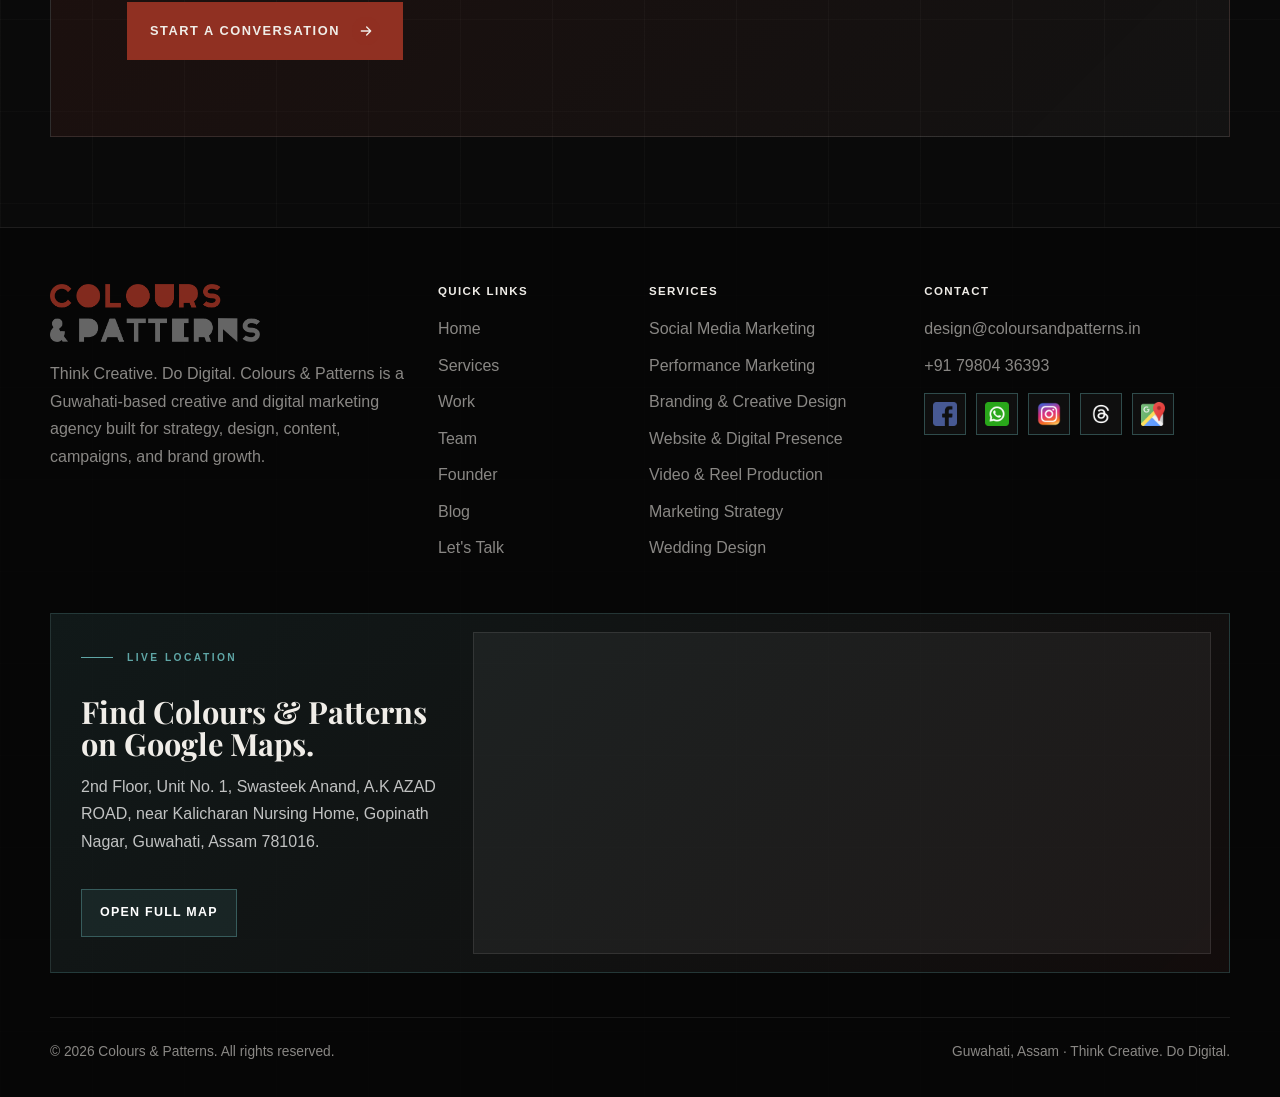
<file: marketing-strategy.html>
﻿<!DOCTYPE html>
<html lang="en">
<head>
  <meta charset="UTF-8">
  <meta name="viewport" content="width=device-width, initial-scale=1.0">
  <title>Marketing Strategy | Colours & Patterns</title>
  <meta name="description" content="Marketing strategy and campaigns by Colours & Patterns — launch campaigns, festive campaigns, brand messaging, growth planning, and channel-wise campaign direction.">
  <meta name="theme-color" content="#0a0a0a">
  <link rel="preload" as="image" href="website/logo.png">
  <link rel="preconnect" href="https://fonts.googleapis.com">
  <link rel="preconnect" href="https://fonts.gstatic.com" crossorigin>
  <link href="https://fonts.googleapis.com/css2?family=Playfair+Display:ital,wght@0,500;0,600;0,700;0,800;0,900;1,400;1,500;1,700&display=swap" rel="stylesheet">
  <link rel="stylesheet" href="site-assets/styles.css">
  <noscript><style>.site-loader{display:none}</style></noscript>
</head>
<body data-page="services">
  <div class="scroll-progress" data-scroll-progress aria-hidden="true"></div>
  <a class="skip-link" href="#main">Skip to content</a>
  <div class="site-loader" data-site-loader role="status" aria-live="polite" aria-label="Loading Colours & Patterns">
    <div class="loader-inner">
      <img class="loader-logo" src="website/logo.png" alt="Colours & Patterns">
      <div class="loader-line" aria-hidden="true"><span class="loader-line-fill"></span></div>
      <div class="loader-foot">
        <span class="loader-count"><span data-loader-count>0</span><i>%</i></span>
        <span class="loader-tag">Think Creative. Do Digital.</span>
      </div>
    </div>
  </div>
  <div class="cursor-dot" aria-hidden="true"></div>
  <div class="cursor-ring" aria-hidden="true"></div>

  <header class="site-header" data-header>
    <div class="nav-wrap">
      <a class="brand" href="index.html" aria-label="Colours & Patterns home">
        <img class="brand-logo" src="website/logo.png" alt="Colours & Patterns">
      </a>
      <nav class="nav-links" aria-label="Primary navigation">
        <a href="index.html">Home</a>
        <div class="nav-dropdown" data-services-dropdown>
          <button class="nav-dropdown-toggle is-active" type="button" aria-expanded="false" aria-controls="services-menu" data-services-toggle>
            <span>Services</span><span class="nav-chevron" aria-hidden="true"></span>
          </button>
          <div class="nav-dropdown-menu" id="services-menu" role="menu" aria-label="Service pages">
            <a href="services.html" role="menuitem">All Services</a>
            <a href="social-media-marketing.html" role="menuitem">Social Media Marketing</a>
            <a href="performance-marketing.html" role="menuitem">Performance Marketing</a>
            <a href="branding-and-creative-design.html" role="menuitem">Branding &amp; Creative Design</a>
            <a href="website-and-digital-presence.html" role="menuitem">Website &amp; Digital Presence</a>
            <a href="video-and-reel-production.html" role="menuitem">Video &amp; Reel Production</a>
            <a class="is-active" href="marketing-strategy.html" role="menuitem">Marketing Strategy</a>
            <a href="wedding-design.html" role="menuitem">Wedding Design</a>
          </div>
        </div>
        <a href="results.html">Work</a>
        <a href="team.html">Team</a>
        <a href="founder.html">Founder</a>
        <a href="blog.html">Blog</a>
        <a href="lets-talk.html">Let's Talk</a>
      </nav>
      <div class="nav-actions">
        <a class="btn nav-cta primary" href="lets-talk.html"><span>Let's Work Together</span><span class="btn-icon" aria-hidden="true"><svg viewBox="0 0 24 24"><path d="M5 12h14M13 6l6 6-6 6" fill="none" stroke="currentColor" stroke-width="2" stroke-linecap="round" stroke-linejoin="round"/></svg></span></a>
        <button class="menu-toggle" type="button" aria-label="Open menu" aria-expanded="false" data-menu-toggle>
          <span></span><span></span><span></span>
        </button>
      </div>
    </div>
  </header>

  <main id="main">
    <section class="hero compact-hero" aria-labelledby="page-title">
      <div class="container hero-grid">
        <div class="reveal">
          <p class="eyebrow">Service 06 — Strategy</p>
          <h1 id="page-title">Marketing <em>Strategy</em>.</h1>
          <p class="lead">For brands preparing a launch, offer, event, festive push, or monthly growth plan. We connect messaging, creative, channels, and campaign rollout.</p>
          <div class="hero-actions">
            <a class="btn primary" href="lets-talk.html"><span>Discuss This Service</span><span class="btn-icon" aria-hidden="true"><svg viewBox="0 0 24 24"><path d="M5 12h14M13 6l6 6-6 6" fill="none" stroke="currentColor" stroke-width="2" stroke-linecap="round" stroke-linejoin="round"/></svg></span></a>
            <a class="btn secondary" href="services.html"><span>All Services</span><span class="btn-icon" aria-hidden="true"><svg viewBox="0 0 24 24"><path d="M5 12h14M13 6l6 6-6 6" fill="none" stroke="currentColor" stroke-width="2" stroke-linecap="round" stroke-linejoin="round"/></svg></span></a>
          </div>
        </div>
        <div class="reveal">
          <figure class="image-frame hero-visual">
            <img src="site-assets/pdf-images/pdf-jpeg-049.jpg" alt="Marketing strategy and campaign work by Colours and Patterns" loading="eager">
            <figcaption>Campaign Direction</figcaption>
          </figure>
        </div>
      </div>
    </section>

    <section class="section service-stack" aria-labelledby="detail-title">
      <div class="container">
        <article class="service-detail reveal">
          <div class="service-detail-grid">
            <div class="service-copy">
              <p class="section-kicker">What this service covers</p>
              <h2 id="detail-title">One goal, every channel <em>pointed at it</em>.</h2>
              <p>A campaign works when design, content, ads, and reporting all support the same outcome. We set the message and the plan, then connect every channel into a single, rollout-ready direction.</p>
              <div class="service-columns">
                <div><h3>What we do</h3><ul class="deliverable-list"><li>Campaign planning, brand messaging, launch campaigns, and festive campaigns</li><li>Growth strategy, creator plans, WhatsApp pushes, and media direction</li><li>Channel-wise rollout so design, content, ads, and reporting support one goal</li></ul></div>
                <div><h3>Deliverables</h3><ul class="pill-list"><li>Campaign plan</li><li>Messaging</li><li>Launch calendar</li><li>Creator plan</li><li>Reports</li></ul></div>
              </div>
              <a class="btn secondary" href="lets-talk.html"><span>Plan My Campaign</span><span class="btn-icon" aria-hidden="true"><svg viewBox="0 0 24 24"><path d="M5 12h14M13 6l6 6-6 6" fill="none" stroke="currentColor" stroke-width="2" stroke-linecap="round" stroke-linejoin="round"/></svg></span></a>
            </div>
            <aside class="case-preview">
              <figure class="image-frame ratio-wide"><img src="site-assets/pdf-images/pdf-jpeg-050.jpg" alt="Creator-led launch campaign preview" loading="lazy"><figcaption>Launch Campaign</figcaption></figure>
              <h3>Campaign preview: Creator-led launch</h3>
              <p>Influencer and local visibility planning for launches that need attention beyond regular posts.</p>
            </aside>
          </div>
        </article>
      </div>
    </section>

    <section class="section section-divider" aria-labelledby="approach-title">
      <div class="container">
        <div class="section-head reveal">
          <p class="section-kicker">How we plan it</p>
          <h2 class="section-title" id="approach-title">From goal to channel-wise rollout.</h2>
        </div>
        <div class="step-grid">
          <article class="process-card reveal"><span class="number">01</span><h3>Define</h3><p>The campaign goal, audience, message, and the offer or moment it is built around.</p></article>
          <article class="process-card reveal"><span class="number">02</span><h3>Plan</h3><p>A launch calendar, channel mix, creator plan, and a clear rollout sequence.</p></article>
          <article class="process-card reveal"><span class="number">03</span><h3>Rollout</h3><p>Design, content, ads, and WhatsApp activity executed against one shared goal.</p></article>
        </div>
      </div>
    </section>

    <section class="section related-services-section" aria-labelledby="related-title">
      <div class="container">
        <div class="section-head reveal">
          <p class="section-kicker">Related services</p>
          <h2 class="section-title" id="related-title">Connect this with the rest of the system.</h2>
        </div>
        <div class="link-grid">
          <a class="link-card reveal" href="performance-marketing.html"><h3>Performance Marketing</h3><p>The paid engine that gives a campaign measurable reach and leads.</p></a>
          <a class="link-card reveal" href="video-and-reel-production.html"><h3>Video &amp; Reel Production</h3><p>Launch-ready video and reels built around the campaign message.</p></a>
          <a class="link-card reveal" href="branding-and-creative-design.html"><h3>Branding &amp; Creative Design</h3><p>Campaign creative and messaging that stays on brand across channels.</p></a>
        </div>
      </div>
    </section>

    <section class="section tight">
      <div class="container">
        <div class="cta-band reveal">
          <p class="section-kicker">Let's talk</p>
          <h2>Ready to plan your next <em>campaign</em>?</h2>
          <p class="section-lede">Share the launch, offer, or season you are planning for. We will shape the campaign direction.</p>
          <div class="cta-actions"><a class="btn primary" href="lets-talk.html"><span>Start a Conversation</span><span class="btn-icon" aria-hidden="true"><svg viewBox="0 0 24 24"><path d="M5 12h14M13 6l6 6-6 6" fill="none" stroke="currentColor" stroke-width="2" stroke-linecap="round" stroke-linejoin="round"/></svg></span></a></div>
        </div>
      </div>
    </section>
  </main>

  <footer class="site-footer">
    <div class="container">
      <div class="footer-grid">
        <div>
          <img class="footer-logo" src="website/logo.png" alt="Colours & Patterns">
          <p>Think Creative. Do Digital. Colours & Patterns is a Guwahati-based creative and digital marketing agency built for strategy, design, content, campaigns, and brand growth.</p>
        </div>
        <div>
          <h3>Quick links</h3>
          <a href="index.html">Home</a>
          <a href="services.html">Services</a>
          <a href="results.html">Work</a>
          <a href="team.html">Team</a>
          <a href="founder.html">Founder</a>
        <a href="blog.html">Blog</a>
        <a href="lets-talk.html">Let's Talk</a>
        </div>
        <div>
          <h3>Services</h3>
          <a href="social-media-marketing.html">Social Media Marketing</a>
          <a href="performance-marketing.html">Performance Marketing</a>
          <a href="branding-and-creative-design.html">Branding &amp; Creative Design</a>
          <a href="website-and-digital-presence.html">Website &amp; Digital Presence</a>
          <a href="video-and-reel-production.html">Video &amp; Reel Production</a>
          <a href="marketing-strategy.html">Marketing Strategy</a>
          <a href="wedding-design.html">Wedding Design</a>
        </div>
        <div>
          <h3>Contact</h3>
          <a href="mailto:design@coloursandpatterns.in">design@coloursandpatterns.in</a>
          <a href="tel:+917980436393">+91 79804 36393</a>
          <div class="social-logo-links" aria-label="Social and location links">
            <a class="social-logo-link" href="https://www.facebook.com/coloursandpatterns/" target="_blank" rel="noopener" aria-label="Facebook"><img class="social-logo" src="site-assets/social-icons/facebook.png" alt="" width="24" height="24" loading="lazy"><span>Facebook</span></a>
            <a class="social-logo-link" href="https://wa.me/917980436393?text=Hi%20Colours%20%26%20Patterns%2C%20I%20want%20to%20discuss%20a%20project%20and%20explore%20how%20we%20can%20work%20together." target="_blank" rel="noopener" aria-label="WhatsApp"><img class="social-logo" src="site-assets/social-icons/whatsapp.png" alt="" width="24" height="24" loading="lazy"><span>WhatsApp</span></a>
            <a class="social-logo-link" href="https://www.instagram.com/coloursandpatterns_/" target="_blank" rel="noopener" aria-label="Instagram"><img class="social-logo" src="site-assets/social-icons/instagram.png" alt="" width="24" height="24" loading="lazy"><span>Insta</span></a>
            <a class="social-logo-link" href="https://www.threads.com/@coloursandpatterns_" target="_blank" rel="noopener" aria-label="Threads"><img class="social-logo" src="site-assets/social-icons/threads-square.png" alt="" width="24" height="24" loading="lazy"><span>Threads</span></a>
            <a class="social-logo-link" href="https://www.google.com/maps/place/Colours+and+Patterns/@26.1625644,91.7429782,15.75z/data=!4m6!3m5!1s0x375a5bb6634c8951:0xe9c1a46cdf760750!8m2!3d26.1623664!4d91.7445813!16s%2Fg%2F11h25ltyyt!18m1!1e1?entry=ttu&amp;g_ep=EgoyMDI2MDUyMC4wIKXMDSoASAFQAw%3D%3D" target="_blank" rel="noopener" aria-label="Google Maps"><img class="social-logo" src="site-assets/social-icons/google-maps.png" alt="" width="24" height="24" loading="lazy"><span>Google Maps</span></a>
          </div>
        </div>
      </div>
      <div class="footer-live-map" aria-label="Live Google Maps location for Colours and Patterns">
        <div class="footer-map-copy">
          <span class="eyebrow">Live location</span>
          <h3>Find Colours &amp; Patterns on Google Maps.</h3>
          <p>2nd Floor, Unit No. 1, Swasteek Anand, A.K AZAD ROAD, near Kalicharan Nursing Home, Gopinath Nagar, Guwahati, Assam 781016.</p>
          <a class="footer-map-link" href="https://www.google.com/maps/place/Colours+and+Patterns/@26.1625644,91.7429782,15.75z/data=!4m6!3m5!1s0x375a5bb6634c8951:0xe9c1a46cdf760750!8m2!3d26.1623664!4d91.7445813!16s%2Fg%2F11h25ltyyt!18m1!1e1?entry=ttu&amp;g_ep=EgoyMDI2MDUyMC4wIKXMDSoASAFQAw%3D%3D" target="_blank" rel="noopener">Open full map</a>
        </div>
        <div class="footer-map-frame">
          <iframe title="Live Google Map for Colours and Patterns in Guwahati" src="https://maps.google.com/maps?width=100%25&amp;height=380&amp;hl=en&amp;q=26.1623664%2C91.7445813&amp;t=&amp;z=17&amp;ie=UTF8&amp;iwloc=B&amp;output=embed" loading="lazy" referrerpolicy="no-referrer-when-downgrade" allowfullscreen></iframe>
        </div>
      </div>
      <div class="footer-bottom">
        <span>&copy; <span data-year></span> Colours & Patterns. All rights reserved.</span>
        <span>Guwahati, Assam &middot; Think Creative. Do Digital.</span>
      </div>
    </div>
  </footer>
  <button class="wa-trigger" data-wa-trigger aria-label="Chat on WhatsApp" aria-expanded="false">
    <img src="site-assets/social-icons/whatsapp.png" alt="" width="26" height="26" loading="lazy">
    <span class="wa-trigger-badge" aria-hidden="true">1</span>
  </button>
  <div class="wa-card-wrap" data-wa-wrap aria-hidden="true">
    <div class="wa-card">
      <div class="wa-card-header">
        <div class="wa-avatar">
          <img src="site-assets/social-icons/whatsapp.png" alt="" width="22" height="22" loading="lazy">
        </div>
        <div class="wa-card-meta">
          <strong>Colours &amp; Patterns</strong>
          <span class="wa-status"><span class="wa-status-dot" aria-hidden="true"></span>Online</span>
        </div>
        <button class="wa-close" data-wa-close aria-label="Close chat"><svg viewBox="0 0 24 24" fill="none"><path d="M18 6L6 18M6 6l12 12" stroke="currentColor" stroke-width="2" stroke-linecap="round"/></svg></button>
      </div>
      <div class="wa-card-body">
        <div class="wa-bubble">
          <p>Hi there! &#x1F44B;</p>
          <span class="wa-time">Just now</span>
        </div>
        <div class="wa-bubble wa-bubble--delay">
          <p>Ready to discuss your next project? We&#x2019;d love to hear from you!</p>
          <span class="wa-time">Just now</span>
        </div>
      </div>
      <a class="wa-card-cta" href="https://wa.me/917980436393?text=Hi%20Colours%20%26%20Patterns%2C%20I%20want%20to%20discuss%20a%20project%20and%20explore%20how%20we%20can%20work%20together." target="_blank" rel="noopener">
        <svg viewBox="0 0 24 24" fill="currentColor"><path d="M.057 24l1.687-6.163c-1.041-1.804-1.588-3.849-1.587-5.946.003-6.556 5.338-11.891 11.893-11.891 3.181.001 6.167 1.24 8.413 3.488 2.245 2.248 3.481 5.236 3.48 8.414-.003 6.557-5.338 11.892-11.893 11.892-1.99-.001-3.951-.5-5.688-1.448l-6.305 1.654zm6.597-3.807c1.676.995 3.276 1.591 5.392 1.592 5.448 0 9.886-4.434 9.889-9.885.002-5.462-4.415-9.89-9.881-9.892-5.452 0-9.887 4.434-9.889 9.884-.001 2.225.651 3.891 1.746 5.634l-.999 3.648 3.742-.981zm11.387-5.464c-.074-.124-.272-.198-.57-.347-.297-.149-1.758-.868-2.031-.967-.272-.099-.47-.149-.669.149-.198.297-.768.967-.941 1.165-.173.198-.347.223-.644.074-.297-.149-1.255-.462-2.39-1.475-.883-.788-1.48-1.761-1.653-2.059-.173-.297-.018-.458.13-.606.134-.133.297-.347.446-.521.151-.172.2-.296.3-.495.099-.198.05-.372-.025-.521-.075-.148-.669-1.611-.916-2.206-.242-.579-.487-.501-.669-.51l-.57-.01c-.198 0-.52.074-.792.372s-1.04 1.016-1.04 2.479 1.065 2.876 1.213 3.074c.149.198 2.095 3.2 5.076 4.487.709.306 1.263.489 1.694.626.712.226 1.36.194 1.872.118.571-.085 1.758-.719 2.006-1.413.248-.695.248-1.29.173-1.414z"/></svg>
        <span>Start WhatsApp chat</span>
      </a>
    </div>
    <div class="wa-backdrop" data-wa-backdrop></div>
  </div>
  <script src="site-assets/app.js"></script>
</body>
</html>
</file>
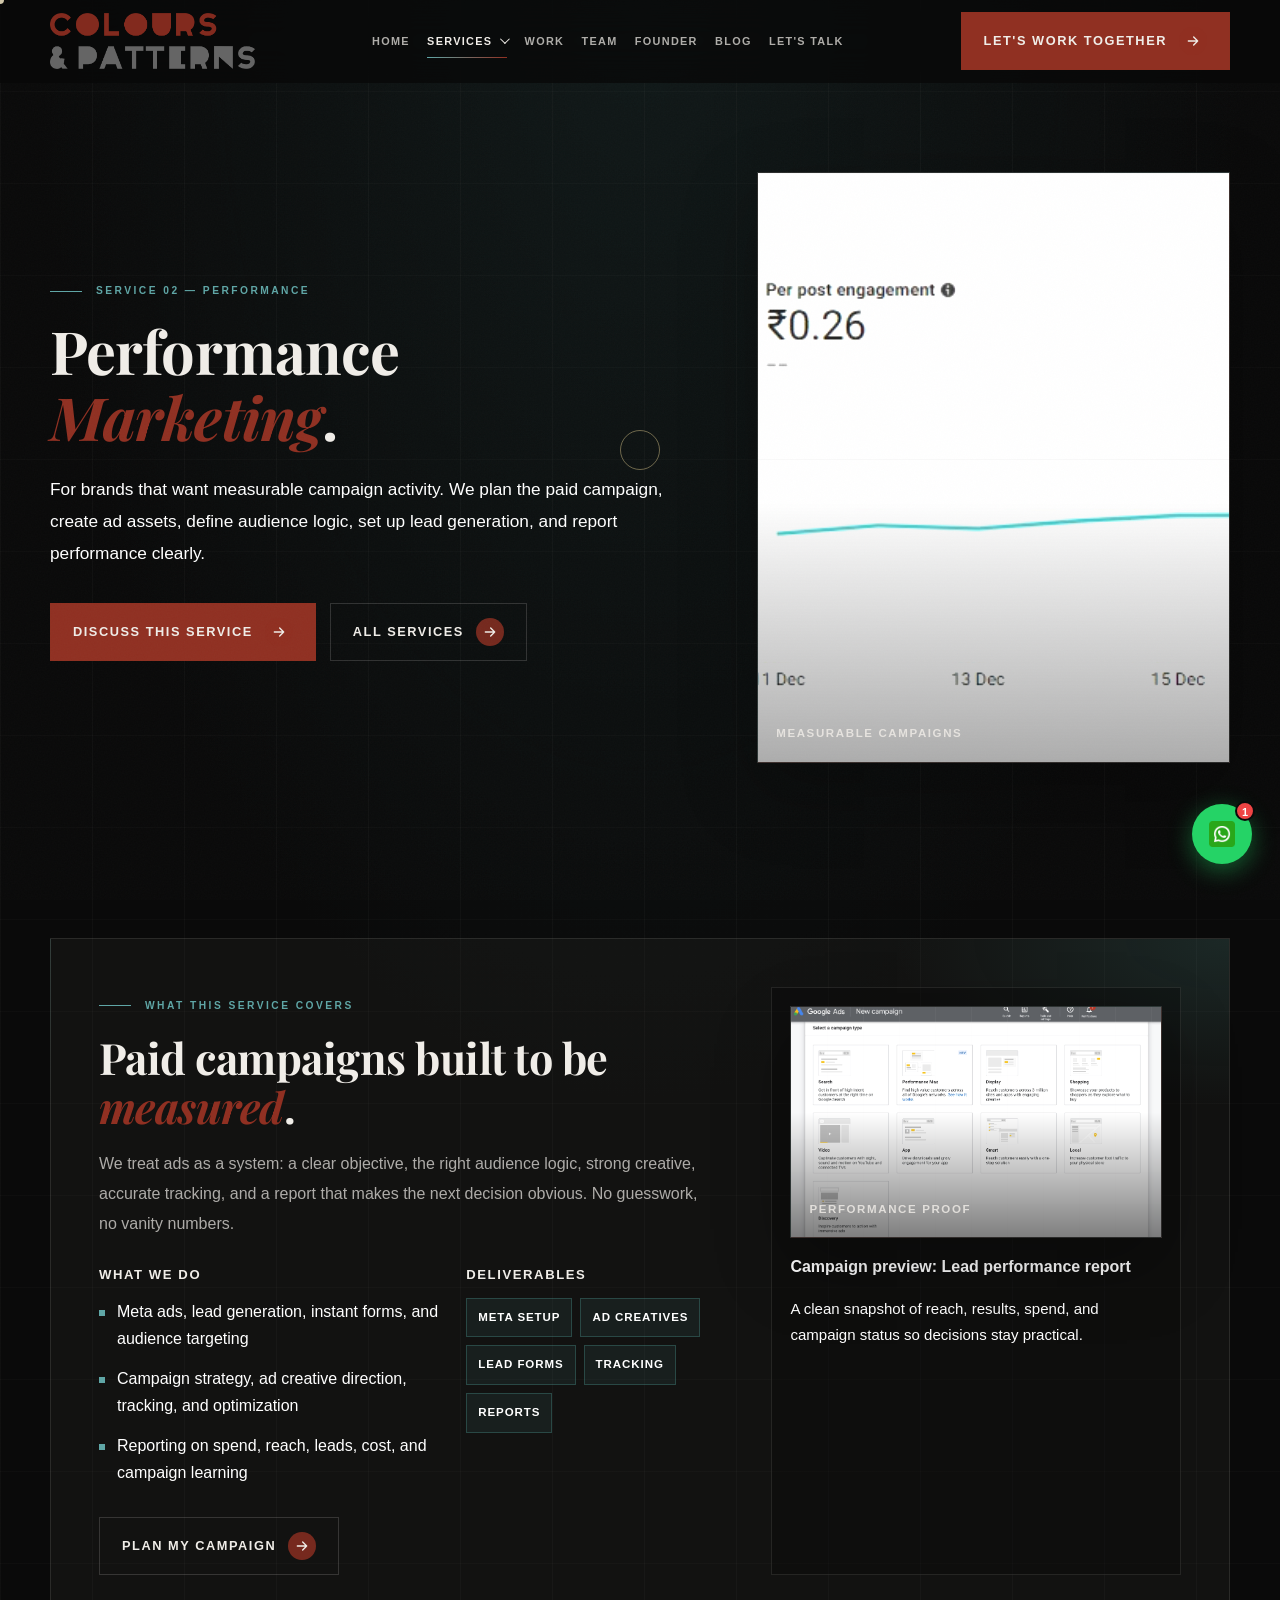
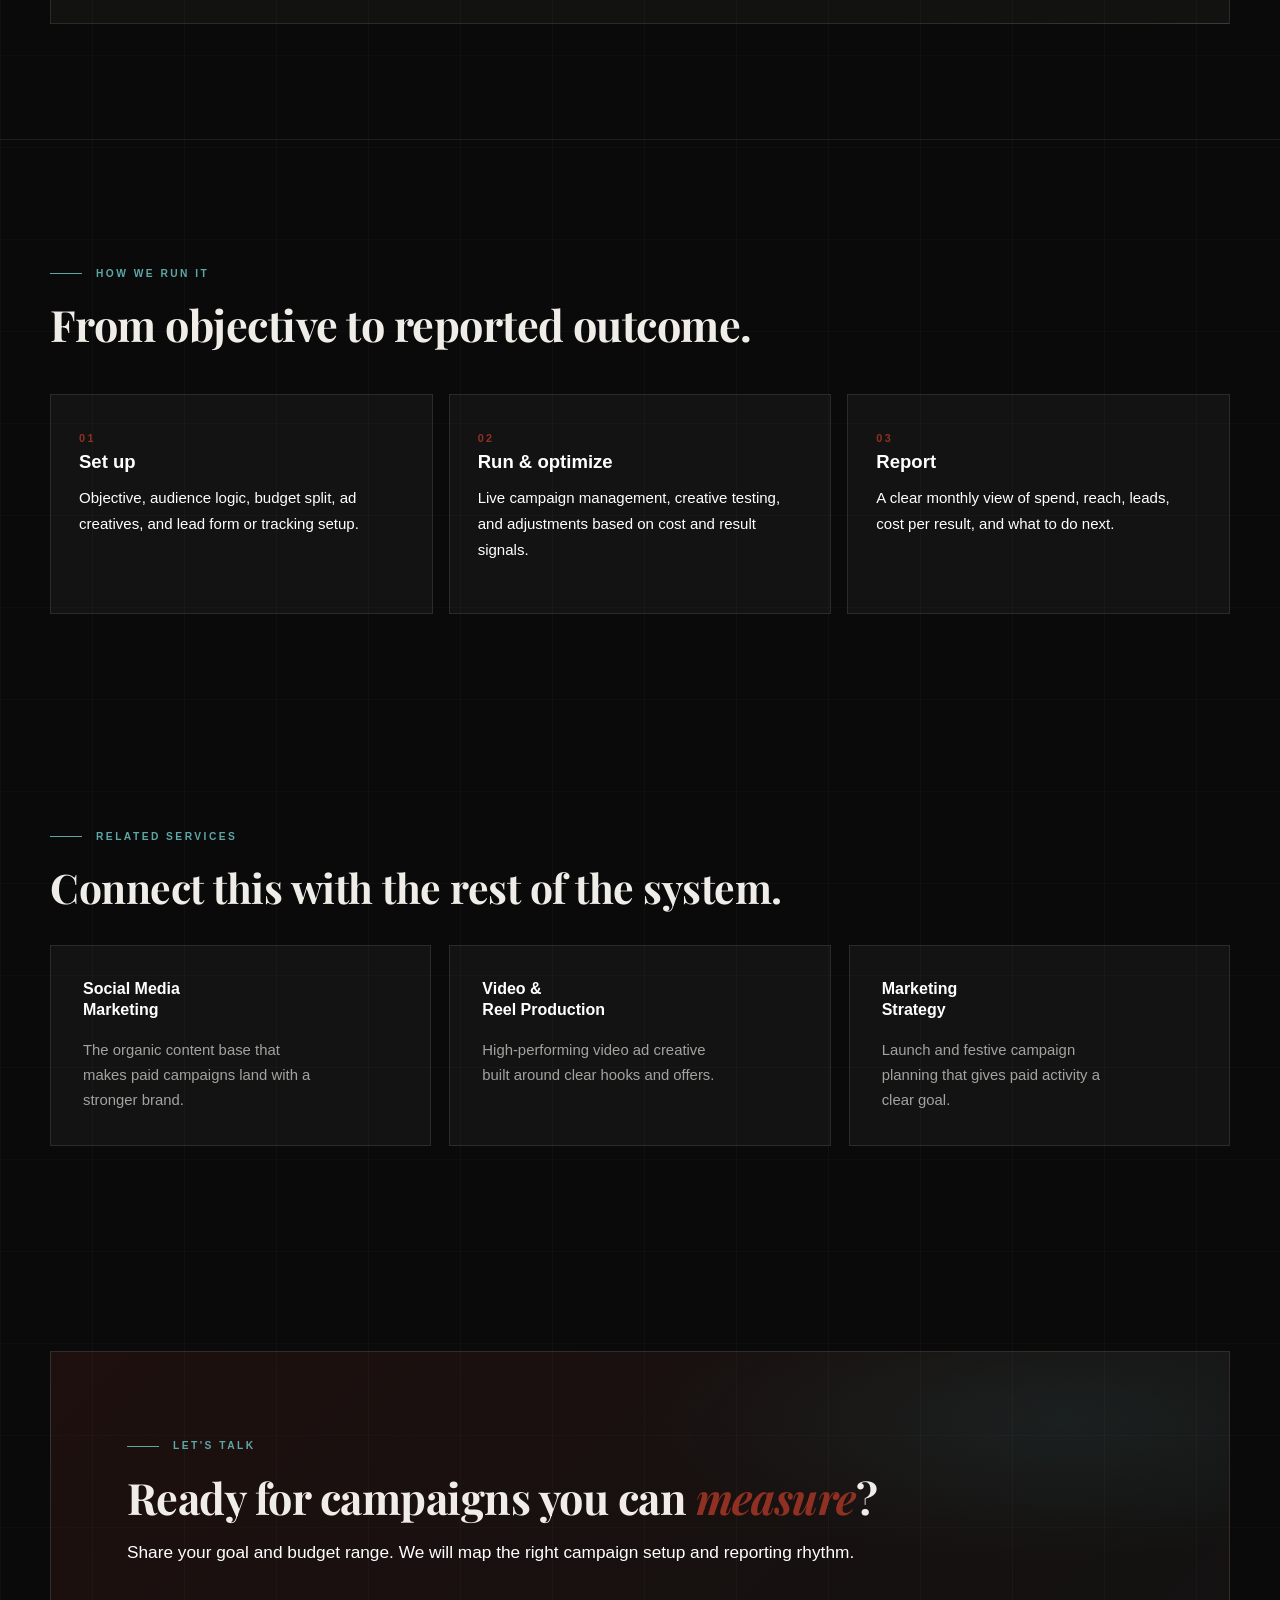
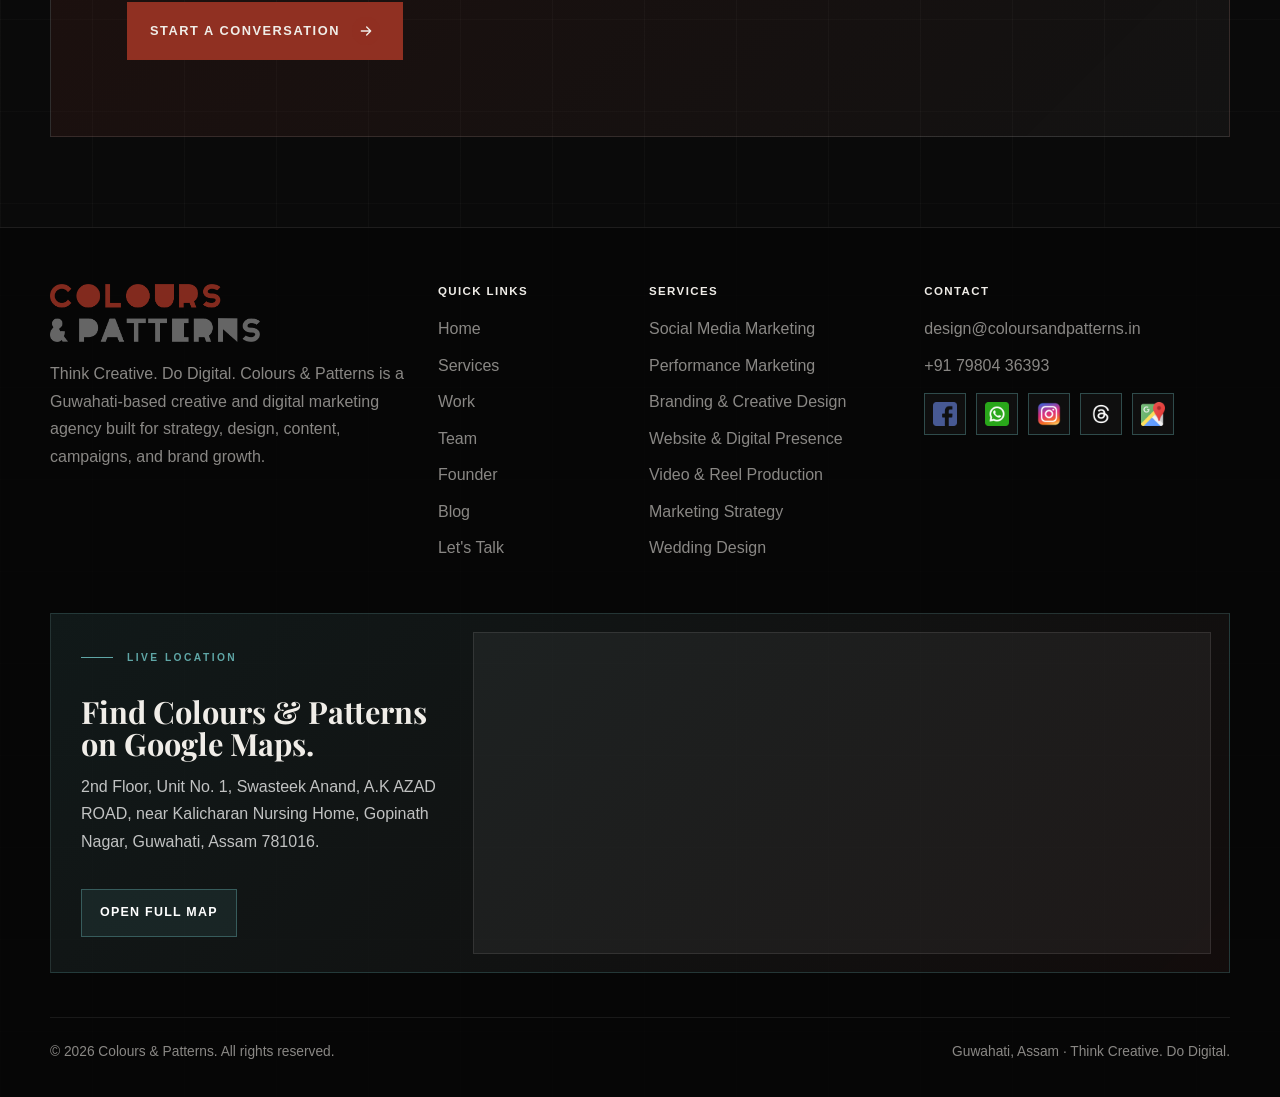
<file: performance-marketing.html>
﻿<!DOCTYPE html>
<html lang="en">
<head>
  <meta charset="UTF-8">
  <meta name="viewport" content="width=device-width, initial-scale=1.0">
  <title>Performance Marketing | Colours & Patterns</title>
  <meta name="description" content="Performance marketing by Colours & Patterns — Meta ads, lead generation, audience targeting, campaign creatives, tracking, and clear monthly reporting.">
  <meta name="theme-color" content="#0a0a0a">
  <link rel="preload" as="image" href="website/logo.png">
  <link rel="preconnect" href="https://fonts.googleapis.com">
  <link rel="preconnect" href="https://fonts.gstatic.com" crossorigin>
  <link href="https://fonts.googleapis.com/css2?family=Playfair+Display:ital,wght@0,500;0,600;0,700;0,800;0,900;1,400;1,500;1,700&display=swap" rel="stylesheet">
  <link rel="stylesheet" href="site-assets/styles.css">
  <noscript><style>.site-loader{display:none}</style></noscript>
</head>
<body data-page="services">
  <div class="scroll-progress" data-scroll-progress aria-hidden="true"></div>
  <a class="skip-link" href="#main">Skip to content</a>
  <div class="site-loader" data-site-loader role="status" aria-live="polite" aria-label="Loading Colours & Patterns">
    <div class="loader-inner">
      <img class="loader-logo" src="website/logo.png" alt="Colours & Patterns">
      <div class="loader-line" aria-hidden="true"><span class="loader-line-fill"></span></div>
      <div class="loader-foot">
        <span class="loader-count"><span data-loader-count>0</span><i>%</i></span>
        <span class="loader-tag">Think Creative. Do Digital.</span>
      </div>
    </div>
  </div>
  <div class="cursor-dot" aria-hidden="true"></div>
  <div class="cursor-ring" aria-hidden="true"></div>

  <header class="site-header" data-header>
    <div class="nav-wrap">
      <a class="brand" href="index.html" aria-label="Colours & Patterns home">
        <img class="brand-logo" src="website/logo.png" alt="Colours & Patterns">
      </a>
      <nav class="nav-links" aria-label="Primary navigation">
        <a href="index.html">Home</a>
        <div class="nav-dropdown" data-services-dropdown>
          <button class="nav-dropdown-toggle is-active" type="button" aria-expanded="false" aria-controls="services-menu" data-services-toggle>
            <span>Services</span><span class="nav-chevron" aria-hidden="true"></span>
          </button>
          <div class="nav-dropdown-menu" id="services-menu" role="menu" aria-label="Service pages">
            <a href="services.html" role="menuitem">All Services</a>
            <a href="social-media-marketing.html" role="menuitem">Social Media Marketing</a>
            <a class="is-active" href="performance-marketing.html" role="menuitem">Performance Marketing</a>
            <a href="branding-and-creative-design.html" role="menuitem">Branding &amp; Creative Design</a>
            <a href="website-and-digital-presence.html" role="menuitem">Website &amp; Digital Presence</a>
            <a href="video-and-reel-production.html" role="menuitem">Video &amp; Reel Production</a>
            <a href="marketing-strategy.html" role="menuitem">Marketing Strategy</a>
            <a href="wedding-design.html" role="menuitem">Wedding Design</a>
          </div>
        </div>
        <a href="results.html">Work</a>
        <a href="team.html">Team</a>
        <a href="founder.html">Founder</a>
        <a href="blog.html">Blog</a>
        <a href="lets-talk.html">Let's Talk</a>
      </nav>
      <div class="nav-actions">
        <a class="btn nav-cta primary" href="lets-talk.html"><span>Let's Work Together</span><span class="btn-icon" aria-hidden="true"><svg viewBox="0 0 24 24"><path d="M5 12h14M13 6l6 6-6 6" fill="none" stroke="currentColor" stroke-width="2" stroke-linecap="round" stroke-linejoin="round"/></svg></span></a>
        <button class="menu-toggle" type="button" aria-label="Open menu" aria-expanded="false" data-menu-toggle>
          <span></span><span></span><span></span>
        </button>
      </div>
    </div>
  </header>

  <main id="main">
    <section class="hero compact-hero" aria-labelledby="page-title">
      <div class="container hero-grid">
        <div class="reveal">
          <p class="eyebrow">Service 02 — Performance</p>
          <h1 id="page-title">Performance <em>Marketing</em>.</h1>
          <p class="lead">For brands that want measurable campaign activity. We plan the paid campaign, create ad assets, define audience logic, set up lead generation, and report performance clearly.</p>
          <div class="hero-actions">
            <a class="btn primary" href="lets-talk.html"><span>Discuss This Service</span><span class="btn-icon" aria-hidden="true"><svg viewBox="0 0 24 24"><path d="M5 12h14M13 6l6 6-6 6" fill="none" stroke="currentColor" stroke-width="2" stroke-linecap="round" stroke-linejoin="round"/></svg></span></a>
            <a class="btn secondary" href="services.html"><span>All Services</span><span class="btn-icon" aria-hidden="true"><svg viewBox="0 0 24 24"><path d="M5 12h14M13 6l6 6-6 6" fill="none" stroke="currentColor" stroke-width="2" stroke-linecap="round" stroke-linejoin="round"/></svg></span></a>
          </div>
        </div>
        <div class="reveal">
          <figure class="image-frame hero-visual">
            <img src="site-assets/pdf-images/pdf-jpeg-027.jpg" alt="Performance marketing campaign report preview" loading="eager">
            <figcaption>Measurable Campaigns</figcaption>
          </figure>
        </div>
      </div>
    </section>

    <section class="section service-stack" aria-labelledby="detail-title">
      <div class="container">
        <article class="service-detail reveal">
          <div class="service-detail-grid">
            <div class="service-copy">
              <p class="section-kicker">What this service covers</p>
              <h2 id="detail-title">Paid campaigns built to be <em>measured</em>.</h2>
              <p>We treat ads as a system: a clear objective, the right audience logic, strong creative, accurate tracking, and a report that makes the next decision obvious. No guesswork, no vanity numbers.</p>
              <div class="service-columns">
                <div><h3>What we do</h3><ul class="deliverable-list"><li>Meta ads, lead generation, instant forms, and audience targeting</li><li>Campaign strategy, ad creative direction, tracking, and optimization</li><li>Reporting on spend, reach, leads, cost, and campaign learning</li></ul></div>
                <div><h3>Deliverables</h3><ul class="pill-list"><li>Meta setup</li><li>Ad creatives</li><li>Lead forms</li><li>Tracking</li><li>Reports</li></ul></div>
              </div>
              <a class="btn secondary" href="lets-talk.html"><span>Plan My Campaign</span><span class="btn-icon" aria-hidden="true"><svg viewBox="0 0 24 24"><path d="M5 12h14M13 6l6 6-6 6" fill="none" stroke="currentColor" stroke-width="2" stroke-linecap="round" stroke-linejoin="round"/></svg></span></a>
            </div>
            <aside class="case-preview">
              <figure class="image-frame ratio-wide"><img src="site-assets/pdf-images/pdf-jpeg-029.jpg" alt="Performance marketing campaign setup preview" loading="lazy"><figcaption>Performance Proof</figcaption></figure>
              <h3>Campaign preview: Lead performance report</h3>
              <p>A clean snapshot of reach, results, spend, and campaign status so decisions stay practical.</p>
            </aside>
          </div>
        </article>
      </div>
    </section>

    <section class="section section-divider" aria-labelledby="approach-title">
      <div class="container">
        <div class="section-head reveal">
          <p class="section-kicker">How we run it</p>
          <h2 class="section-title" id="approach-title">From objective to reported outcome.</h2>
        </div>
        <div class="step-grid">
          <article class="process-card reveal"><span class="number">01</span><h3>Set up</h3><p>Objective, audience logic, budget split, ad creatives, and lead form or tracking setup.</p></article>
          <article class="process-card reveal"><span class="number">02</span><h3>Run &amp; optimize</h3><p>Live campaign management, creative testing, and adjustments based on cost and result signals.</p></article>
          <article class="process-card reveal"><span class="number">03</span><h3>Report</h3><p>A clear monthly view of spend, reach, leads, cost per result, and what to do next.</p></article>
        </div>
      </div>
    </section>

    <section class="section related-services-section" aria-labelledby="related-title">
      <div class="container">
        <div class="section-head reveal">
          <p class="section-kicker">Related services</p>
          <h2 class="section-title" id="related-title">Connect this with the rest of the system.</h2>
        </div>
        <div class="link-grid">
          <a class="link-card reveal" href="social-media-marketing.html"><h3>Social Media Marketing</h3><p>The organic content base that makes paid campaigns land with a stronger brand.</p></a>
          <a class="link-card reveal" href="video-and-reel-production.html"><h3>Video &amp; Reel Production</h3><p>High-performing video ad creative built around clear hooks and offers.</p></a>
          <a class="link-card reveal" href="marketing-strategy.html"><h3>Marketing Strategy</h3><p>Launch and festive campaign planning that gives paid activity a clear goal.</p></a>
        </div>
      </div>
    </section>

    <section class="section tight">
      <div class="container">
        <div class="cta-band reveal">
          <p class="section-kicker">Let's talk</p>
          <h2>Ready for campaigns you can <em>measure</em>?</h2>
          <p class="section-lede">Share your goal and budget range. We will map the right campaign setup and reporting rhythm.</p>
          <div class="cta-actions"><a class="btn primary" href="lets-talk.html"><span>Start a Conversation</span><span class="btn-icon" aria-hidden="true"><svg viewBox="0 0 24 24"><path d="M5 12h14M13 6l6 6-6 6" fill="none" stroke="currentColor" stroke-width="2" stroke-linecap="round" stroke-linejoin="round"/></svg></span></a></div>
        </div>
      </div>
    </section>
  </main>

  <footer class="site-footer">
    <div class="container">
      <div class="footer-grid">
        <div>
          <img class="footer-logo" src="website/logo.png" alt="Colours & Patterns">
          <p>Think Creative. Do Digital. Colours & Patterns is a Guwahati-based creative and digital marketing agency built for strategy, design, content, campaigns, and brand growth.</p>
        </div>
        <div>
          <h3>Quick links</h3>
          <a href="index.html">Home</a>
          <a href="services.html">Services</a>
          <a href="results.html">Work</a>
          <a href="team.html">Team</a>
          <a href="founder.html">Founder</a>
        <a href="blog.html">Blog</a>
        <a href="lets-talk.html">Let's Talk</a>
        </div>
        <div>
          <h3>Services</h3>
          <a href="social-media-marketing.html">Social Media Marketing</a>
          <a href="performance-marketing.html">Performance Marketing</a>
          <a href="branding-and-creative-design.html">Branding &amp; Creative Design</a>
          <a href="website-and-digital-presence.html">Website &amp; Digital Presence</a>
          <a href="video-and-reel-production.html">Video &amp; Reel Production</a>
          <a href="marketing-strategy.html">Marketing Strategy</a>
          <a href="wedding-design.html">Wedding Design</a>
        </div>
        <div>
          <h3>Contact</h3>
          <a href="mailto:design@coloursandpatterns.in">design@coloursandpatterns.in</a>
          <a href="tel:+917980436393">+91 79804 36393</a>
          <div class="social-logo-links" aria-label="Social and location links">
            <a class="social-logo-link" href="https://www.facebook.com/coloursandpatterns/" target="_blank" rel="noopener" aria-label="Facebook"><img class="social-logo" src="site-assets/social-icons/facebook.png" alt="" width="24" height="24" loading="lazy"><span>Facebook</span></a>
            <a class="social-logo-link" href="https://wa.me/917980436393?text=Hi%20Colours%20%26%20Patterns%2C%20I%20want%20to%20discuss%20a%20project%20and%20explore%20how%20we%20can%20work%20together." target="_blank" rel="noopener" aria-label="WhatsApp"><img class="social-logo" src="site-assets/social-icons/whatsapp.png" alt="" width="24" height="24" loading="lazy"><span>WhatsApp</span></a>
            <a class="social-logo-link" href="https://www.instagram.com/coloursandpatterns_/" target="_blank" rel="noopener" aria-label="Instagram"><img class="social-logo" src="site-assets/social-icons/instagram.png" alt="" width="24" height="24" loading="lazy"><span>Insta</span></a>
            <a class="social-logo-link" href="https://www.threads.com/@coloursandpatterns_" target="_blank" rel="noopener" aria-label="Threads"><img class="social-logo" src="site-assets/social-icons/threads-square.png" alt="" width="24" height="24" loading="lazy"><span>Threads</span></a>
            <a class="social-logo-link" href="https://www.google.com/maps/place/Colours+and+Patterns/@26.1625644,91.7429782,15.75z/data=!4m6!3m5!1s0x375a5bb6634c8951:0xe9c1a46cdf760750!8m2!3d26.1623664!4d91.7445813!16s%2Fg%2F11h25ltyyt!18m1!1e1?entry=ttu&amp;g_ep=EgoyMDI2MDUyMC4wIKXMDSoASAFQAw%3D%3D" target="_blank" rel="noopener" aria-label="Google Maps"><img class="social-logo" src="site-assets/social-icons/google-maps.png" alt="" width="24" height="24" loading="lazy"><span>Google Maps</span></a>
          </div>
        </div>
      </div>
      <div class="footer-live-map" aria-label="Live Google Maps location for Colours and Patterns">
        <div class="footer-map-copy">
          <span class="eyebrow">Live location</span>
          <h3>Find Colours &amp; Patterns on Google Maps.</h3>
          <p>2nd Floor, Unit No. 1, Swasteek Anand, A.K AZAD ROAD, near Kalicharan Nursing Home, Gopinath Nagar, Guwahati, Assam 781016.</p>
          <a class="footer-map-link" href="https://www.google.com/maps/place/Colours+and+Patterns/@26.1625644,91.7429782,15.75z/data=!4m6!3m5!1s0x375a5bb6634c8951:0xe9c1a46cdf760750!8m2!3d26.1623664!4d91.7445813!16s%2Fg%2F11h25ltyyt!18m1!1e1?entry=ttu&amp;g_ep=EgoyMDI2MDUyMC4wIKXMDSoASAFQAw%3D%3D" target="_blank" rel="noopener">Open full map</a>
        </div>
        <div class="footer-map-frame">
          <iframe title="Live Google Map for Colours and Patterns in Guwahati" src="https://maps.google.com/maps?width=100%25&amp;height=380&amp;hl=en&amp;q=26.1623664%2C91.7445813&amp;t=&amp;z=17&amp;ie=UTF8&amp;iwloc=B&amp;output=embed" loading="lazy" referrerpolicy="no-referrer-when-downgrade" allowfullscreen></iframe>
        </div>
      </div>
      <div class="footer-bottom">
        <span>&copy; <span data-year></span> Colours & Patterns. All rights reserved.</span>
        <span>Guwahati, Assam &middot; Think Creative. Do Digital.</span>
      </div>
    </div>
  </footer>
  <button class="wa-trigger" data-wa-trigger aria-label="Chat on WhatsApp" aria-expanded="false">
    <img src="site-assets/social-icons/whatsapp.png" alt="" width="26" height="26" loading="lazy">
    <span class="wa-trigger-badge" aria-hidden="true">1</span>
  </button>
  <div class="wa-card-wrap" data-wa-wrap aria-hidden="true">
    <div class="wa-card">
      <div class="wa-card-header">
        <div class="wa-avatar">
          <img src="site-assets/social-icons/whatsapp.png" alt="" width="22" height="22" loading="lazy">
        </div>
        <div class="wa-card-meta">
          <strong>Colours &amp; Patterns</strong>
          <span class="wa-status"><span class="wa-status-dot" aria-hidden="true"></span>Online</span>
        </div>
        <button class="wa-close" data-wa-close aria-label="Close chat"><svg viewBox="0 0 24 24" fill="none"><path d="M18 6L6 18M6 6l12 12" stroke="currentColor" stroke-width="2" stroke-linecap="round"/></svg></button>
      </div>
      <div class="wa-card-body">
        <div class="wa-bubble">
          <p>Hi there! &#x1F44B;</p>
          <span class="wa-time">Just now</span>
        </div>
        <div class="wa-bubble wa-bubble--delay">
          <p>Ready to discuss your next project? We&#x2019;d love to hear from you!</p>
          <span class="wa-time">Just now</span>
        </div>
      </div>
      <a class="wa-card-cta" href="https://wa.me/917980436393?text=Hi%20Colours%20%26%20Patterns%2C%20I%20want%20to%20discuss%20a%20project%20and%20explore%20how%20we%20can%20work%20together." target="_blank" rel="noopener">
        <svg viewBox="0 0 24 24" fill="currentColor"><path d="M.057 24l1.687-6.163c-1.041-1.804-1.588-3.849-1.587-5.946.003-6.556 5.338-11.891 11.893-11.891 3.181.001 6.167 1.24 8.413 3.488 2.245 2.248 3.481 5.236 3.48 8.414-.003 6.557-5.338 11.892-11.893 11.892-1.99-.001-3.951-.5-5.688-1.448l-6.305 1.654zm6.597-3.807c1.676.995 3.276 1.591 5.392 1.592 5.448 0 9.886-4.434 9.889-9.885.002-5.462-4.415-9.89-9.881-9.892-5.452 0-9.887 4.434-9.889 9.884-.001 2.225.651 3.891 1.746 5.634l-.999 3.648 3.742-.981zm11.387-5.464c-.074-.124-.272-.198-.57-.347-.297-.149-1.758-.868-2.031-.967-.272-.099-.47-.149-.669.149-.198.297-.768.967-.941 1.165-.173.198-.347.223-.644.074-.297-.149-1.255-.462-2.39-1.475-.883-.788-1.48-1.761-1.653-2.059-.173-.297-.018-.458.13-.606.134-.133.297-.347.446-.521.151-.172.2-.296.3-.495.099-.198.05-.372-.025-.521-.075-.148-.669-1.611-.916-2.206-.242-.579-.487-.501-.669-.51l-.57-.01c-.198 0-.52.074-.792.372s-1.04 1.016-1.04 2.479 1.065 2.876 1.213 3.074c.149.198 2.095 3.2 5.076 4.487.709.306 1.263.489 1.694.626.712.226 1.36.194 1.872.118.571-.085 1.758-.719 2.006-1.413.248-.695.248-1.29.173-1.414z"/></svg>
        <span>Start WhatsApp chat</span>
      </a>
    </div>
    <div class="wa-backdrop" data-wa-backdrop></div>
  </div>
  <script src="site-assets/app.js"></script>
</body>
</html>
</file>
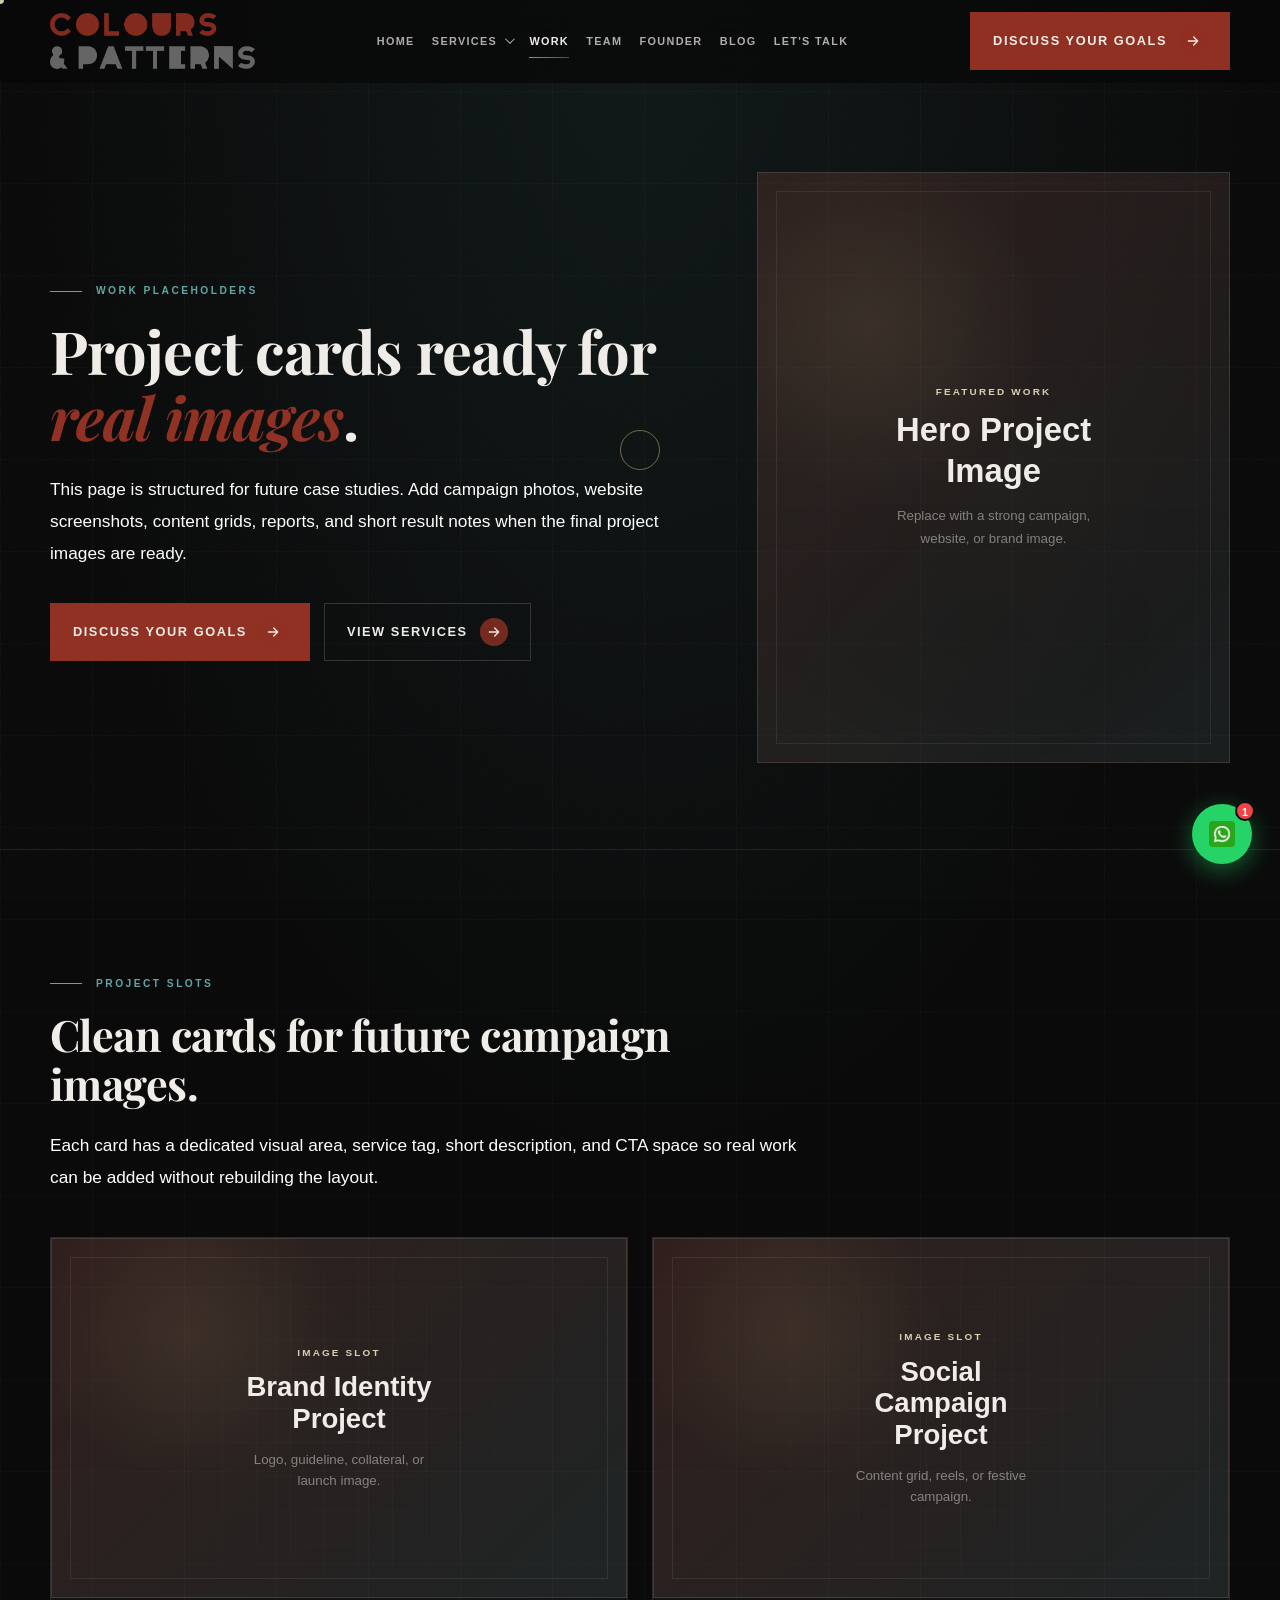
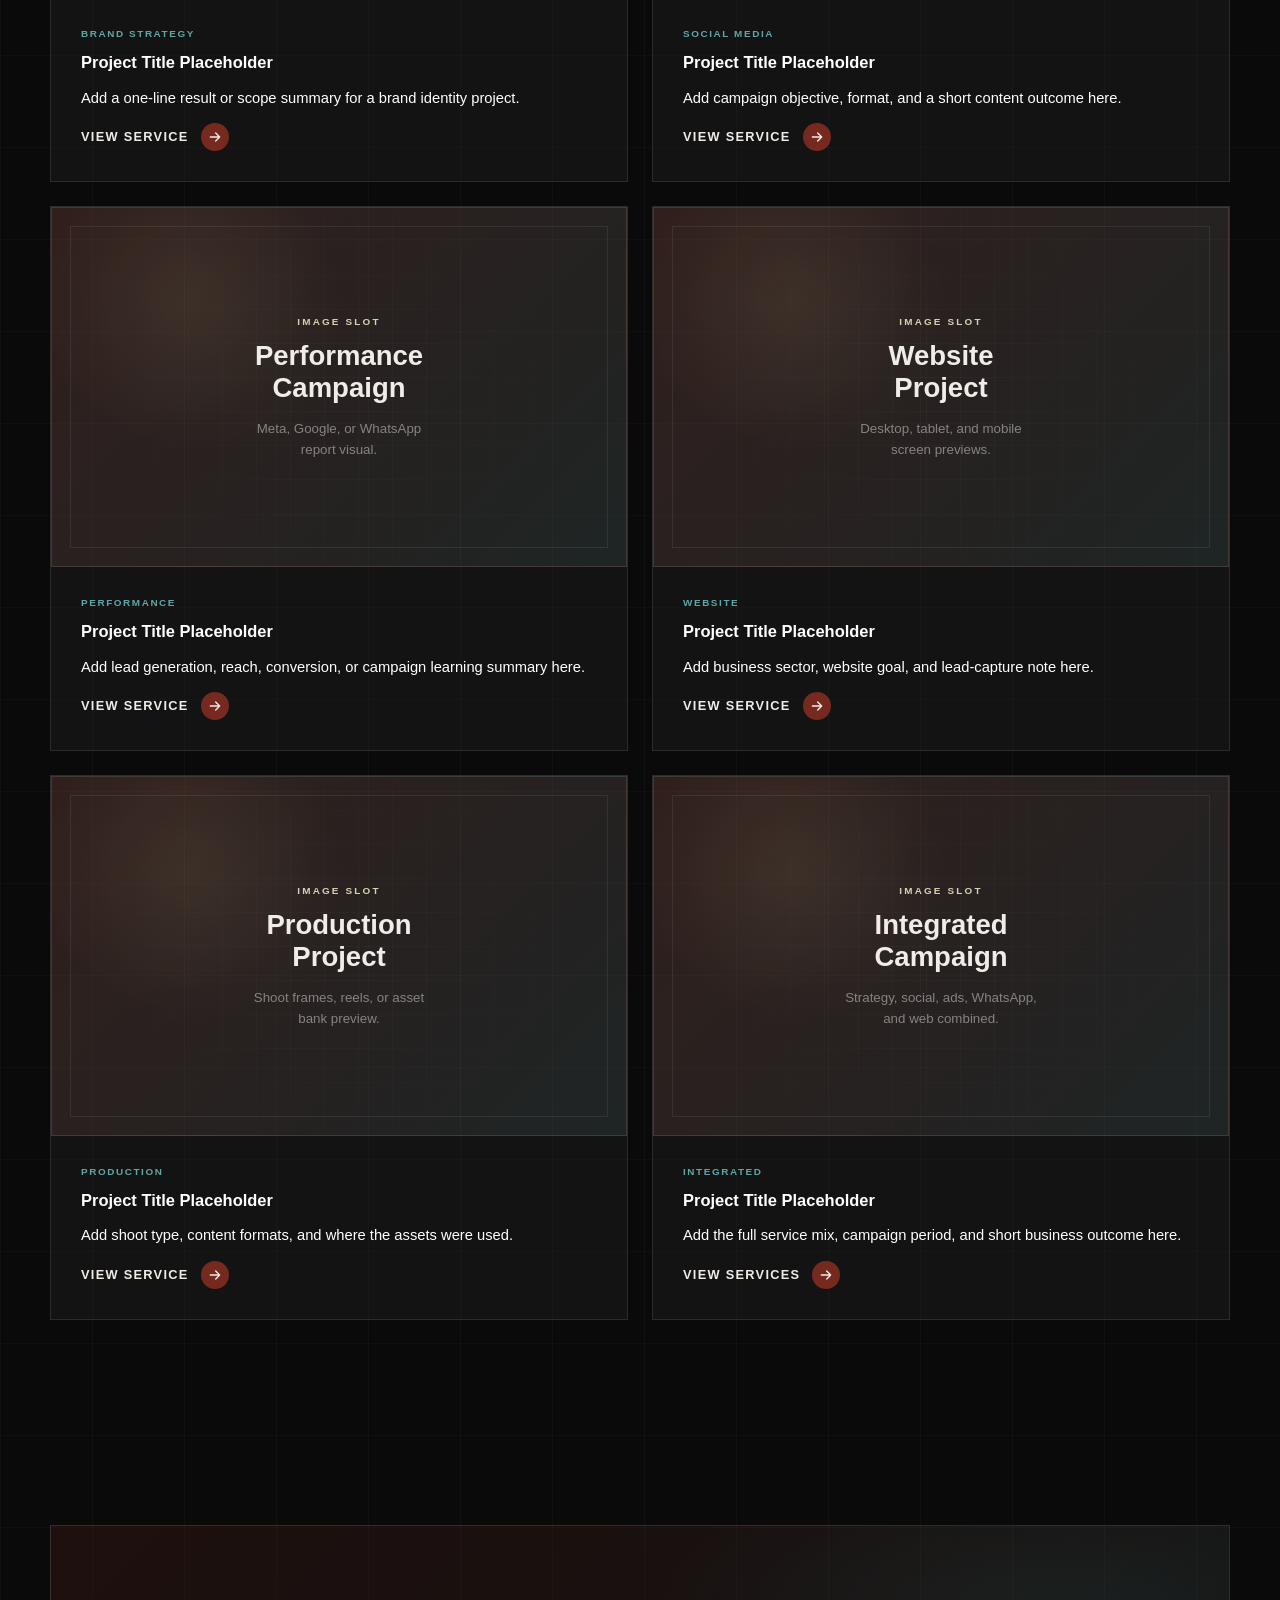
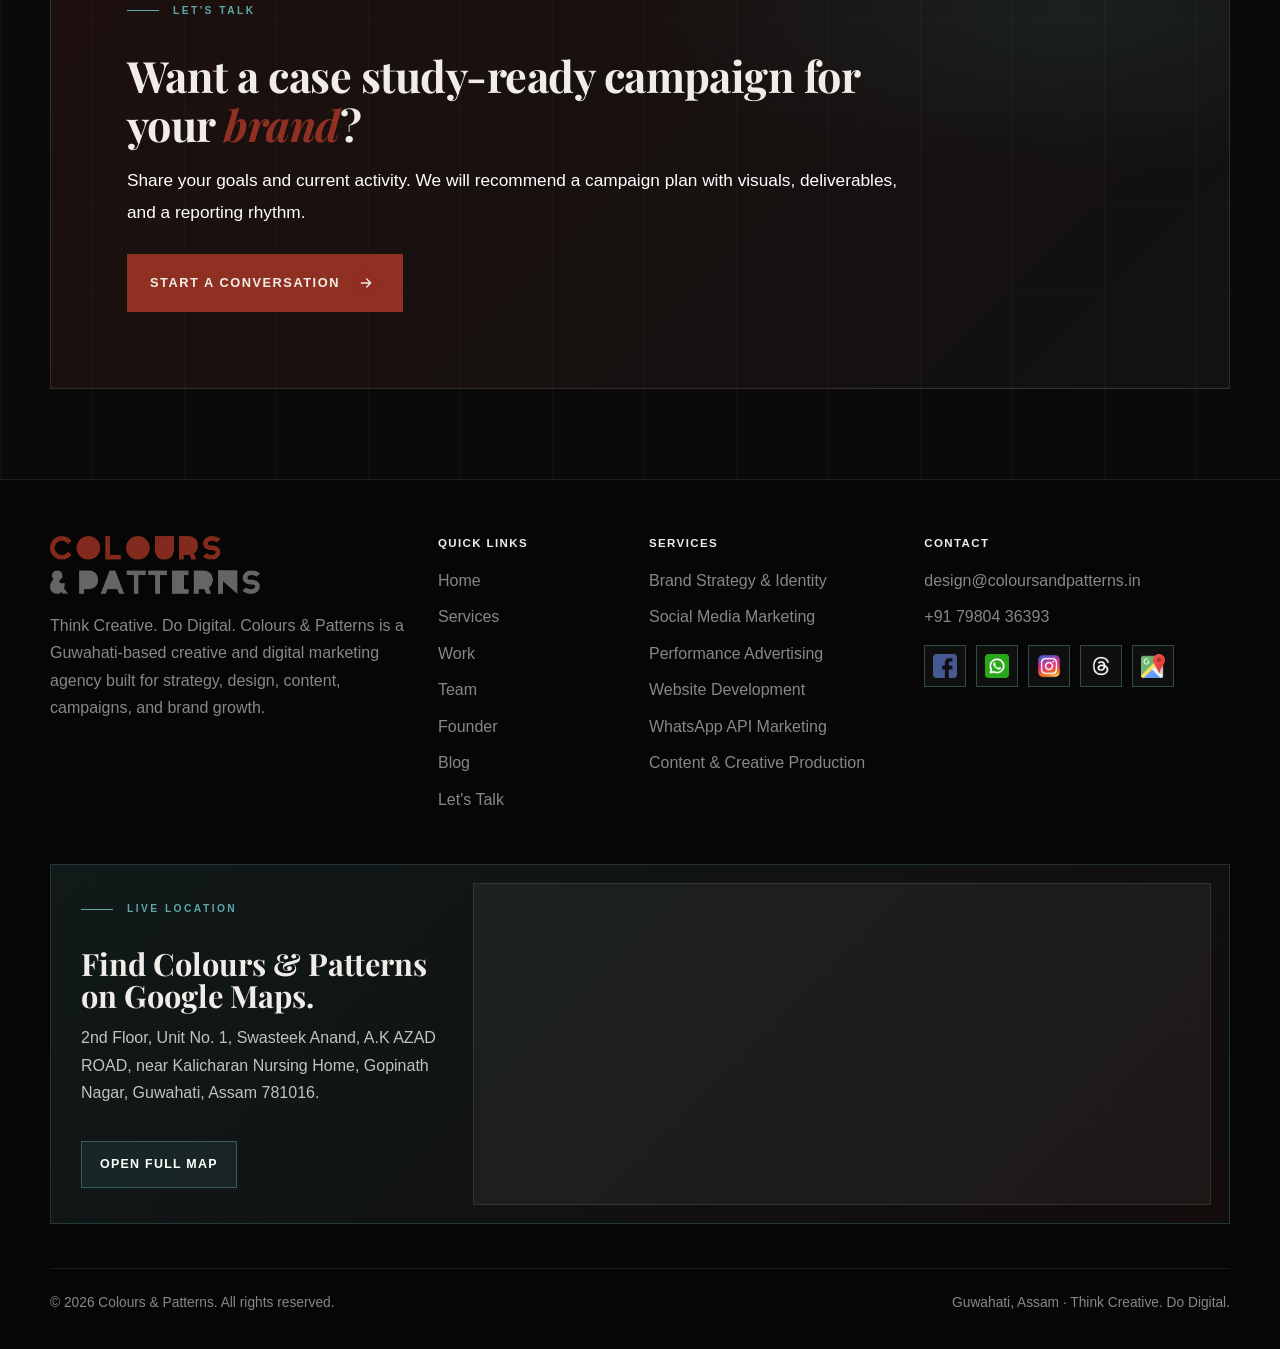
<file: results.html>
﻿<!DOCTYPE html>
<html lang="en">
<head>
  <meta charset="UTF-8">
  <meta name="viewport" content="width=device-width, initial-scale=1.0">
  <title>Our Work | Brand &amp; Marketing Case Studies - Colours &amp; Patterns</title>
  <meta name="description" content="Work and case study placeholders for Colours & Patterns brand, social media, website, WhatsApp, and performance marketing projects.">
  <meta name="theme-color" content="#0a0a0a">
  <meta property="og:title" content="Our Work | Colours &amp; Patterns">
  <meta property="og:description" content="Placeholder cards prepared for future project images, campaign notes, and measurable outcomes.">
  <meta property="og:type" content="website">
  <link rel="preload" as="image" href="website/logo.png">
  <link rel="preconnect" href="https://fonts.googleapis.com">
  <link rel="preconnect" href="https://fonts.gstatic.com" crossorigin>
  <link href="https://fonts.googleapis.com/css2?family=Playfair+Display:ital,wght@0,500;0,600;0,700;0,800;0,900;1,400;1,500;1,700&display=swap" rel="stylesheet">
  <link rel="stylesheet" href="site-assets/styles.css">
  <noscript><style>.site-loader{display:none}</style></noscript>
</head>
<body data-page="results">
  <div class="scroll-progress" data-scroll-progress aria-hidden="true"></div>
  <a class="skip-link" href="#main">Skip to content</a>
  <div class="site-loader" data-site-loader role="status" aria-live="polite" aria-label="Loading Colours & Patterns">
    <div class="loader-inner">
      <img class="loader-logo" src="website/logo.png" alt="Colours & Patterns">
      <div class="loader-line" aria-hidden="true"><span class="loader-line-fill"></span></div>
      <div class="loader-foot">
        <span class="loader-count"><span data-loader-count>0</span><i>%</i></span>
        <span class="loader-tag">Think Creative. Do Digital.</span>
      </div>
    </div>
  </div>
  <div class="cursor-dot" aria-hidden="true"></div>
  <div class="cursor-ring" aria-hidden="true"></div>

  <header class="site-header" data-header>
    <div class="nav-wrap">
      <a class="brand" href="index.html" aria-label="Colours & Patterns home">
        <img class="brand-logo" src="website/logo.png" alt="Colours & Patterns">
      </a>
      <nav class="nav-links" aria-label="Primary navigation">
        <a href="index.html">Home</a>
        <div class="nav-dropdown" data-services-dropdown>
          <button class="nav-dropdown-toggle" type="button" aria-expanded="false" aria-controls="services-menu" data-services-toggle>
            <span>Services</span><span class="nav-chevron" aria-hidden="true"></span>
          </button>
          <div class="nav-dropdown-menu" id="services-menu" role="menu" aria-label="Service pages">
            <a href="services.html" role="menuitem">All Services</a>
            <a href="social-media-marketing.html" role="menuitem">Social Media Marketing</a>
            <a href="performance-marketing.html" role="menuitem">Performance Marketing</a>
            <a href="branding-and-creative-design.html" role="menuitem">Branding &amp; Creative Design</a>
            <a href="website-and-digital-presence.html" role="menuitem">Website &amp; Digital Presence</a>
            <a href="video-and-reel-production.html" role="menuitem">Video &amp; Reel Production</a>
            <a href="marketing-strategy.html" role="menuitem">Marketing Strategy</a>
            <a href="wedding-design.html" role="menuitem">Wedding Design</a>
          </div>
        </div>
        <a class="is-active" href="results.html">Work</a>
        <a href="team.html">Team</a>
        <a href="founder.html">Founder</a>
        <a href="blog.html">Blog</a>
        <a href="lets-talk.html">Let's Talk</a>
      </nav>
      <div class="nav-actions">
        <a class="btn nav-cta primary" href="lets-talk.html"><span>Discuss Your Goals</span><span class="btn-icon" aria-hidden="true"><svg viewBox="0 0 24 24"><path d="M5 12h14M13 6l6 6-6 6" fill="none" stroke="currentColor" stroke-width="2" stroke-linecap="round" stroke-linejoin="round"/></svg></span></a>
        <button class="menu-toggle" type="button" aria-label="Open menu" aria-expanded="false" data-menu-toggle>
          <span></span><span></span><span></span>
        </button>
      </div>
    </div>
  </header>

  <main id="main">
    <section class="hero compact-hero" aria-labelledby="page-title">
      <div class="container hero-grid">
        <div class="reveal">
          <p class="eyebrow">Work placeholders</p>
          <h1 id="page-title">Project cards ready for <em>real images</em>.</h1>
          <p class="lead">This page is structured for future case studies. Add campaign photos, website screenshots, content grids, reports, and short result notes when the final project images are ready.</p>
          <div class="hero-actions">
            <a class="btn primary" href="lets-talk.html"><span>Discuss Your Goals</span><span class="btn-icon" aria-hidden="true"><svg viewBox="0 0 24 24"><path d="M5 12h14M13 6l6 6-6 6" fill="none" stroke="currentColor" stroke-width="2" stroke-linecap="round" stroke-linejoin="round"/></svg></span></a>
            <a class="btn secondary" href="services.html"><span>View Services</span><span class="btn-icon" aria-hidden="true"><svg viewBox="0 0 24 24"><path d="M5 12h14M13 6l6 6-6 6" fill="none" stroke="currentColor" stroke-width="2" stroke-linecap="round" stroke-linejoin="round"/></svg></span></a>
          </div>
        </div>
        <div class="reveal">
          <div class="image-placeholder hero-visual" role="img" aria-label="Placeholder for featured Colours and Patterns project image">
            <div class="placeholder-inner"><span>Featured Work</span><strong>Hero Project Image</strong><small>Replace with a strong campaign, website, or brand image.</small></div>
          </div>
        </div>
      </div>
    </section>

    <section class="section section-divider" aria-labelledby="project-slots-title">
      <div class="container">
        <div class="section-head reveal">
          <p class="section-kicker">Project slots</p>
          <h2 class="section-title" id="project-slots-title">Clean cards for future campaign images.</h2>
          <p class="section-lede">Each card has a dedicated visual area, service tag, short description, and CTA space so real work can be added without rebuilding the layout.</p>
        </div>
        <div class="work-grid placeholder-work-grid">
          <article class="work-card reveal">
            <div class="image-placeholder ratio-wide" role="img" aria-label="Placeholder for brand identity project image"><div class="placeholder-inner"><span>Image Slot</span><strong>Brand Identity Project</strong><small>Logo, guideline, collateral, or launch image.</small></div></div>
            <div class="work-copy"><span class="card-tag">Brand Strategy</span><h3>Project Title Placeholder</h3><p>Add a one-line result or scope summary for a brand identity project.</p><a class="btn text-link" href="branding-and-creative-design.html"><span>View Service</span><span class="btn-icon" aria-hidden="true"><svg viewBox="0 0 24 24"><path d="M5 12h14M13 6l6 6-6 6" fill="none" stroke="currentColor" stroke-width="2" stroke-linecap="round" stroke-linejoin="round"/></svg></span></a></div>
          </article>
          <article class="work-card reveal">
            <div class="image-placeholder ratio-wide" role="img" aria-label="Placeholder for social media marketing project image"><div class="placeholder-inner"><span>Image Slot</span><strong>Social Campaign Project</strong><small>Content grid, reels, or festive campaign.</small></div></div>
            <div class="work-copy"><span class="card-tag">Social Media</span><h3>Project Title Placeholder</h3><p>Add campaign objective, format, and a short content outcome here.</p><a class="btn text-link" href="social-media-marketing.html"><span>View Service</span><span class="btn-icon" aria-hidden="true"><svg viewBox="0 0 24 24"><path d="M5 12h14M13 6l6 6-6 6" fill="none" stroke="currentColor" stroke-width="2" stroke-linecap="round" stroke-linejoin="round"/></svg></span></a></div>
          </article>
          <article class="work-card reveal">
            <div class="image-placeholder ratio-wide" role="img" aria-label="Placeholder for performance marketing report image"><div class="placeholder-inner"><span>Image Slot</span><strong>Performance Campaign</strong><small>Meta, Google, or WhatsApp report visual.</small></div></div>
            <div class="work-copy"><span class="card-tag">Performance</span><h3>Project Title Placeholder</h3><p>Add lead generation, reach, conversion, or campaign learning summary here.</p><a class="btn text-link" href="performance-marketing.html"><span>View Service</span><span class="btn-icon" aria-hidden="true"><svg viewBox="0 0 24 24"><path d="M5 12h14M13 6l6 6-6 6" fill="none" stroke="currentColor" stroke-width="2" stroke-linecap="round" stroke-linejoin="round"/></svg></span></a></div>
          </article>
          <article class="work-card reveal">
            <div class="image-placeholder ratio-wide" role="img" aria-label="Placeholder for website development project image"><div class="placeholder-inner"><span>Image Slot</span><strong>Website Project</strong><small>Desktop, tablet, and mobile screen previews.</small></div></div>
            <div class="work-copy"><span class="card-tag">Website</span><h3>Project Title Placeholder</h3><p>Add business sector, website goal, and lead-capture note here.</p><a class="btn text-link" href="website-and-digital-presence.html"><span>View Service</span><span class="btn-icon" aria-hidden="true"><svg viewBox="0 0 24 24"><path d="M5 12h14M13 6l6 6-6 6" fill="none" stroke="currentColor" stroke-width="2" stroke-linecap="round" stroke-linejoin="round"/></svg></span></a></div>
          </article>
          <article class="work-card reveal">
            <div class="image-placeholder ratio-wide" role="img" aria-label="Placeholder for content production project image"><div class="placeholder-inner"><span>Image Slot</span><strong>Production Project</strong><small>Shoot frames, reels, or asset bank preview.</small></div></div>
            <div class="work-copy"><span class="card-tag">Production</span><h3>Project Title Placeholder</h3><p>Add shoot type, content formats, and where the assets were used.</p><a class="btn text-link" href="video-and-reel-production.html"><span>View Service</span><span class="btn-icon" aria-hidden="true"><svg viewBox="0 0 24 24"><path d="M5 12h14M13 6l6 6-6 6" fill="none" stroke="currentColor" stroke-width="2" stroke-linecap="round" stroke-linejoin="round"/></svg></span></a></div>
          </article>
          <article class="work-card reveal">
            <div class="image-placeholder ratio-wide" role="img" aria-label="Placeholder for integrated campaign case study image"><div class="placeholder-inner"><span>Image Slot</span><strong>Integrated Campaign</strong><small>Strategy, social, ads, WhatsApp, and web combined.</small></div></div>
            <div class="work-copy"><span class="card-tag">Integrated</span><h3>Project Title Placeholder</h3><p>Add the full service mix, campaign period, and short business outcome here.</p><a class="btn text-link" href="services.html"><span>View Services</span><span class="btn-icon" aria-hidden="true"><svg viewBox="0 0 24 24"><path d="M5 12h14M13 6l6 6-6 6" fill="none" stroke="currentColor" stroke-width="2" stroke-linecap="round" stroke-linejoin="round"/></svg></span></a></div>
          </article>
        </div>
      </div>
    </section>

    <section class="section tight">
      <div class="container">
        <div class="cta-band reveal">
          <p class="section-kicker">Let's talk</p>
          <h2>Want a case study-ready campaign for your <em>brand</em>?</h2>
          <p class="section-lede">Share your goals and current activity. We will recommend a campaign plan with visuals, deliverables, and a reporting rhythm.</p>
          <div class="cta-actions"><a class="btn primary" href="lets-talk.html"><span>Start a Conversation</span><span class="btn-icon" aria-hidden="true"><svg viewBox="0 0 24 24"><path d="M5 12h14M13 6l6 6-6 6" fill="none" stroke="currentColor" stroke-width="2" stroke-linecap="round" stroke-linejoin="round"/></svg></span></a></div>
        </div>
      </div>
    </section>
  </main>

  <footer class="site-footer">
    <div class="container">
      <div class="footer-grid">
        <div>
          <img class="footer-logo" src="website/logo.png" alt="Colours & Patterns">
          <p>Think Creative. Do Digital. Colours &amp; Patterns is a Guwahati-based creative and digital marketing agency built for strategy, design, content, campaigns, and brand growth.</p>
        </div>
        <div>
          <h3>Quick links</h3>
          <a href="index.html">Home</a>
          <a href="services.html">Services</a>
          <a href="results.html">Work</a>
          <a href="team.html">Team</a>
          <a href="founder.html">Founder</a>
          <a href="blog.html">Blog</a>
          <a href="lets-talk.html">Let's Talk</a>
        </div>
        <div>
          <h3>Services</h3>
          <a href="branding-and-creative-design.html">Brand Strategy &amp; Identity</a>
          <a href="social-media-marketing.html">Social Media Marketing</a>
          <a href="performance-marketing.html">Performance Advertising</a>
          <a href="website-and-digital-presence.html">Website Development</a>
          <a href="marketing-strategy.html">WhatsApp API Marketing</a>
          <a href="video-and-reel-production.html">Content &amp; Creative Production</a>
        </div>
        <div>
          <h3>Contact</h3>
          <a href="mailto:design@coloursandpatterns.in">design@coloursandpatterns.in</a>
          <a href="tel:+917980436393">+91 79804 36393</a>
          <div class="social-logo-links" aria-label="Social and location links">
            <a class="social-logo-link" href="https://www.facebook.com/coloursandpatterns/" target="_blank" rel="noopener" aria-label="Facebook"><img class="social-logo" src="site-assets/social-icons/facebook.png" alt="" width="24" height="24" loading="lazy"><span>Facebook</span></a>
            <a class="social-logo-link" href="https://wa.me/917980436393?text=Hi%20Colours%20%26%20Patterns%2C%20I%20want%20to%20discuss%20a%20project%20and%20explore%20how%20we%20can%20work%20together." target="_blank" rel="noopener" aria-label="WhatsApp"><img class="social-logo" src="site-assets/social-icons/whatsapp.png" alt="" width="24" height="24" loading="lazy"><span>WhatsApp</span></a>
            <a class="social-logo-link" href="https://www.instagram.com/coloursandpatterns_/" target="_blank" rel="noopener" aria-label="Instagram"><img class="social-logo" src="site-assets/social-icons/instagram.png" alt="" width="24" height="24" loading="lazy"><span>Insta</span></a>
            <a class="social-logo-link" href="https://www.threads.com/@coloursandpatterns_" target="_blank" rel="noopener" aria-label="Threads"><img class="social-logo" src="site-assets/social-icons/threads-square.png" alt="" width="24" height="24" loading="lazy"><span>Threads</span></a>
            <a class="social-logo-link" href="https://www.google.com/maps/place/Colours+and+Patterns/@26.1625644,91.7429782,15.75z/data=!4m6!3m5!1s0x375a5bb6634c8951:0xe9c1a46cdf760750!8m2!3d26.1623664!4d91.7445813!16s%2Fg%2F11h25ltyyt!18m1!1e1?entry=ttu&amp;g_ep=EgoyMDI2MDUyMC4wIKXMDSoASAFQAw%3D%3D" target="_blank" rel="noopener" aria-label="Google Maps"><img class="social-logo" src="site-assets/social-icons/google-maps.png" alt="" width="24" height="24" loading="lazy"><span>Google Maps</span></a>
          </div>
        </div>
      </div>
      <div class="footer-live-map" aria-label="Live Google Maps location for Colours and Patterns">
        <div class="footer-map-copy">
          <span class="eyebrow">Live location</span>
          <h3>Find Colours &amp; Patterns on Google Maps.</h3>
          <p>2nd Floor, Unit No. 1, Swasteek Anand, A.K AZAD ROAD, near Kalicharan Nursing Home, Gopinath Nagar, Guwahati, Assam 781016.</p>
          <a class="footer-map-link" href="https://www.google.com/maps/place/Colours+and+Patterns/@26.1625644,91.7429782,15.75z/data=!4m6!3m5!1s0x375a5bb6634c8951:0xe9c1a46cdf760750!8m2!3d26.1623664!4d91.7445813!16s%2Fg%2F11h25ltyyt!18m1!1e1?entry=ttu&amp;g_ep=EgoyMDI2MDUyMC4wIKXMDSoASAFQAw%3D%3D" target="_blank" rel="noopener">Open full map</a>
        </div>
        <div class="footer-map-frame">
          <iframe title="Live Google Map for Colours and Patterns in Guwahati" src="https://maps.google.com/maps?width=100%25&amp;height=380&amp;hl=en&amp;q=26.1623664%2C91.7445813&amp;t=&amp;z=17&amp;ie=UTF8&amp;iwloc=B&amp;output=embed" loading="lazy" referrerpolicy="no-referrer-when-downgrade" allowfullscreen></iframe>
        </div>
      </div>
      <div class="footer-bottom">
        <span>&copy; <span data-year></span> Colours &amp; Patterns. All rights reserved.</span>
        <span>Guwahati, Assam &middot; Think Creative. Do Digital.</span>
      </div>
    </div>
  </footer>
  <button class="wa-trigger" data-wa-trigger aria-label="Chat on WhatsApp" aria-expanded="false">
    <img src="site-assets/social-icons/whatsapp.png" alt="" width="26" height="26" loading="lazy">
    <span class="wa-trigger-badge" aria-hidden="true">1</span>
  </button>
  <div class="wa-card-wrap" data-wa-wrap aria-hidden="true">
    <div class="wa-card">
      <div class="wa-card-header">
        <div class="wa-avatar">
          <img src="site-assets/social-icons/whatsapp.png" alt="" width="22" height="22" loading="lazy">
        </div>
        <div class="wa-card-meta">
          <strong>Colours &amp; Patterns</strong>
          <span class="wa-status"><span class="wa-status-dot" aria-hidden="true"></span>Online</span>
        </div>
        <button class="wa-close" data-wa-close aria-label="Close chat"><svg viewBox="0 0 24 24" fill="none"><path d="M18 6L6 18M6 6l12 12" stroke="currentColor" stroke-width="2" stroke-linecap="round"/></svg></button>
      </div>
      <div class="wa-card-body">
        <div class="wa-bubble">
          <p>Hi there! &#x1F44B;</p>
          <span class="wa-time">Just now</span>
        </div>
        <div class="wa-bubble wa-bubble--delay">
          <p>Ready to discuss your next project? We&#x2019;d love to hear from you!</p>
          <span class="wa-time">Just now</span>
        </div>
      </div>
      <a class="wa-card-cta" href="https://wa.me/917980436393?text=Hi%20Colours%20%26%20Patterns%2C%20I%20want%20to%20discuss%20a%20project%20and%20explore%20how%20we%20can%20work%20together." target="_blank" rel="noopener">
        <svg viewBox="0 0 24 24" fill="currentColor"><path d="M.057 24l1.687-6.163c-1.041-1.804-1.588-3.849-1.587-5.946.003-6.556 5.338-11.891 11.893-11.891 3.181.001 6.167 1.24 8.413 3.488 2.245 2.248 3.481 5.236 3.48 8.414-.003 6.557-5.338 11.892-11.893 11.892-1.99-.001-3.951-.5-5.688-1.448l-6.305 1.654zm6.597-3.807c1.676.995 3.276 1.591 5.392 1.592 5.448 0 9.886-4.434 9.889-9.885.002-5.462-4.415-9.89-9.881-9.892-5.452 0-9.887 4.434-9.889 9.884-.001 2.225.651 3.891 1.746 5.634l-.999 3.648 3.742-.981zm11.387-5.464c-.074-.124-.272-.198-.57-.347-.297-.149-1.758-.868-2.031-.967-.272-.099-.47-.149-.669.149-.198.297-.768.967-.941 1.165-.173.198-.347.223-.644.074-.297-.149-1.255-.462-2.39-1.475-.883-.788-1.48-1.761-1.653-2.059-.173-.297-.018-.458.13-.606.134-.133.297-.347.446-.521.151-.172.2-.296.3-.495.099-.198.05-.372-.025-.521-.075-.148-.669-1.611-.916-2.206-.242-.579-.487-.501-.669-.51l-.57-.01c-.198 0-.52.074-.792.372s-1.04 1.016-1.04 2.479 1.065 2.876 1.213 3.074c.149.198 2.095 3.2 5.076 4.487.709.306 1.263.489 1.694.626.712.226 1.36.194 1.872.118.571-.085 1.758-.719 2.006-1.413.248-.695.248-1.29.173-1.414z"/></svg>
        <span>Start WhatsApp chat</span>
      </a>
    </div>
    <div class="wa-backdrop" data-wa-backdrop></div>
  </div>
  <script src="site-assets/app.js"></script>
</body>
</html>
</file>
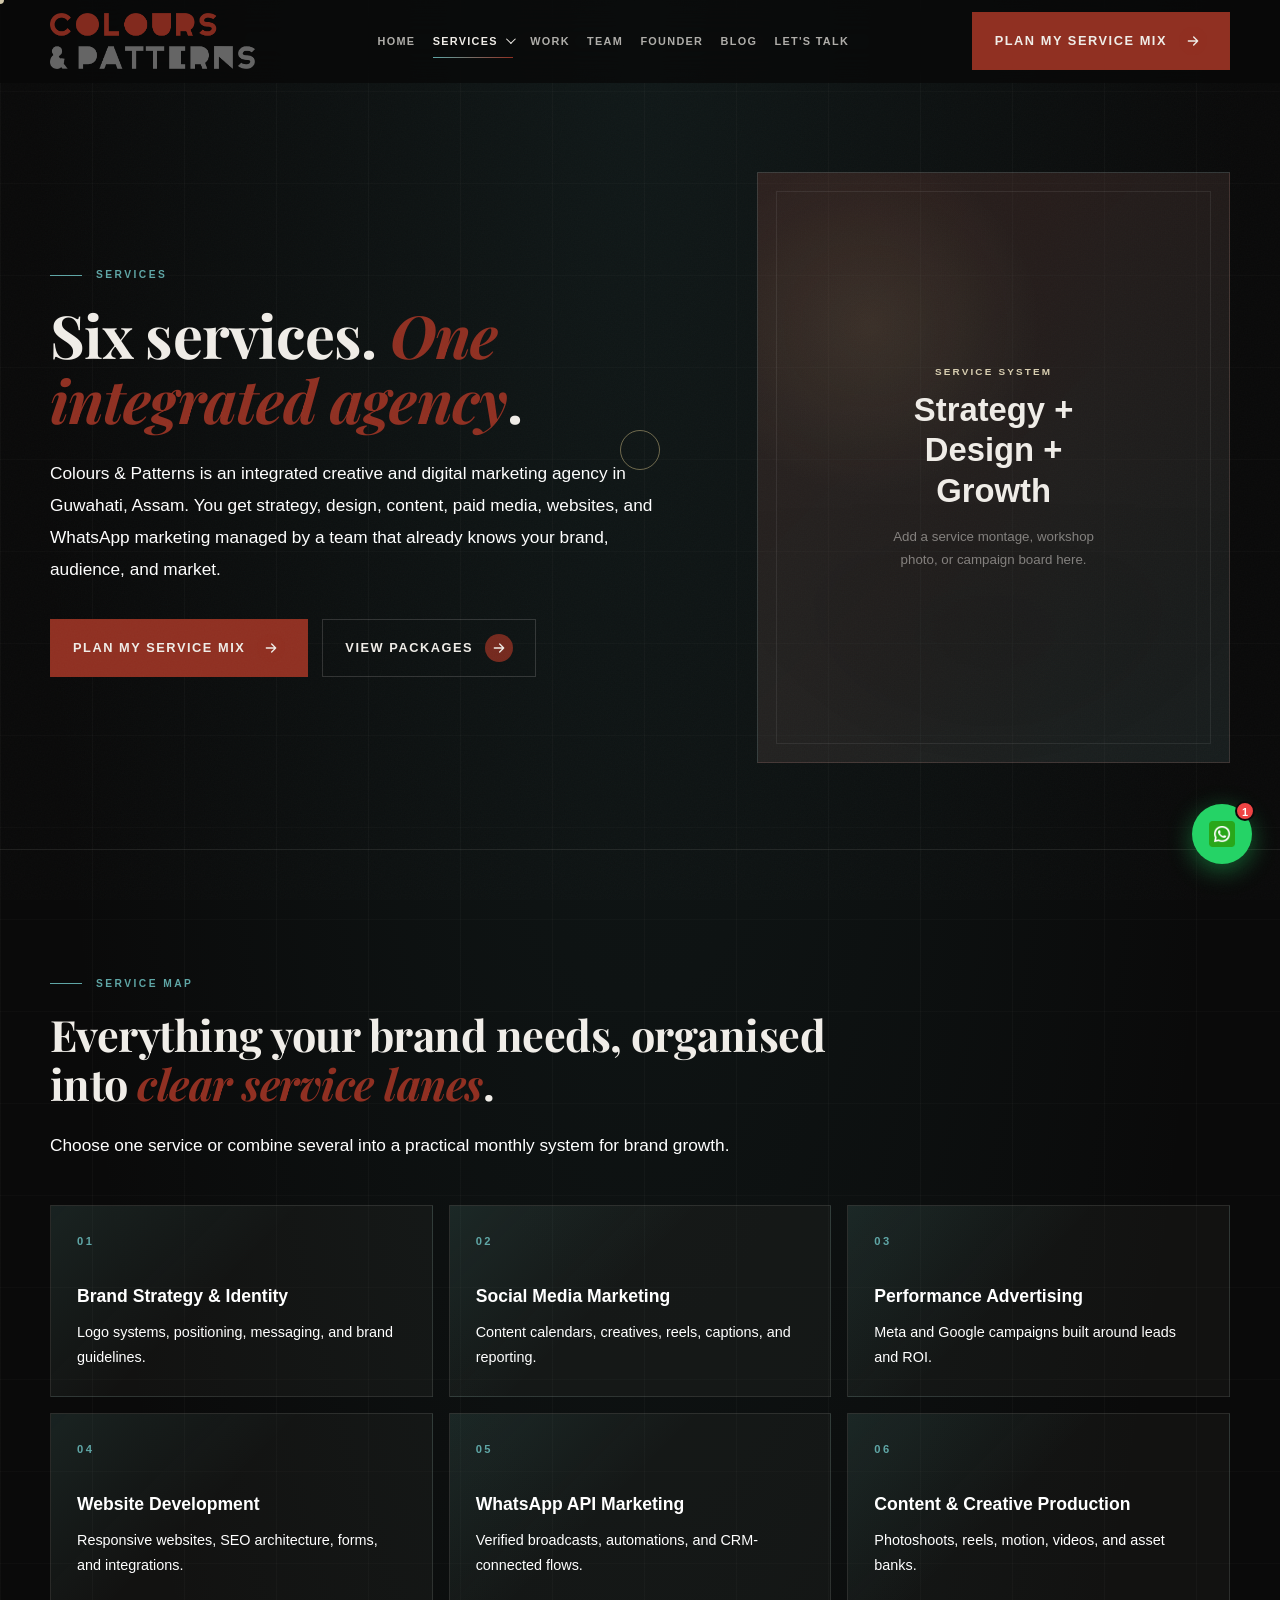
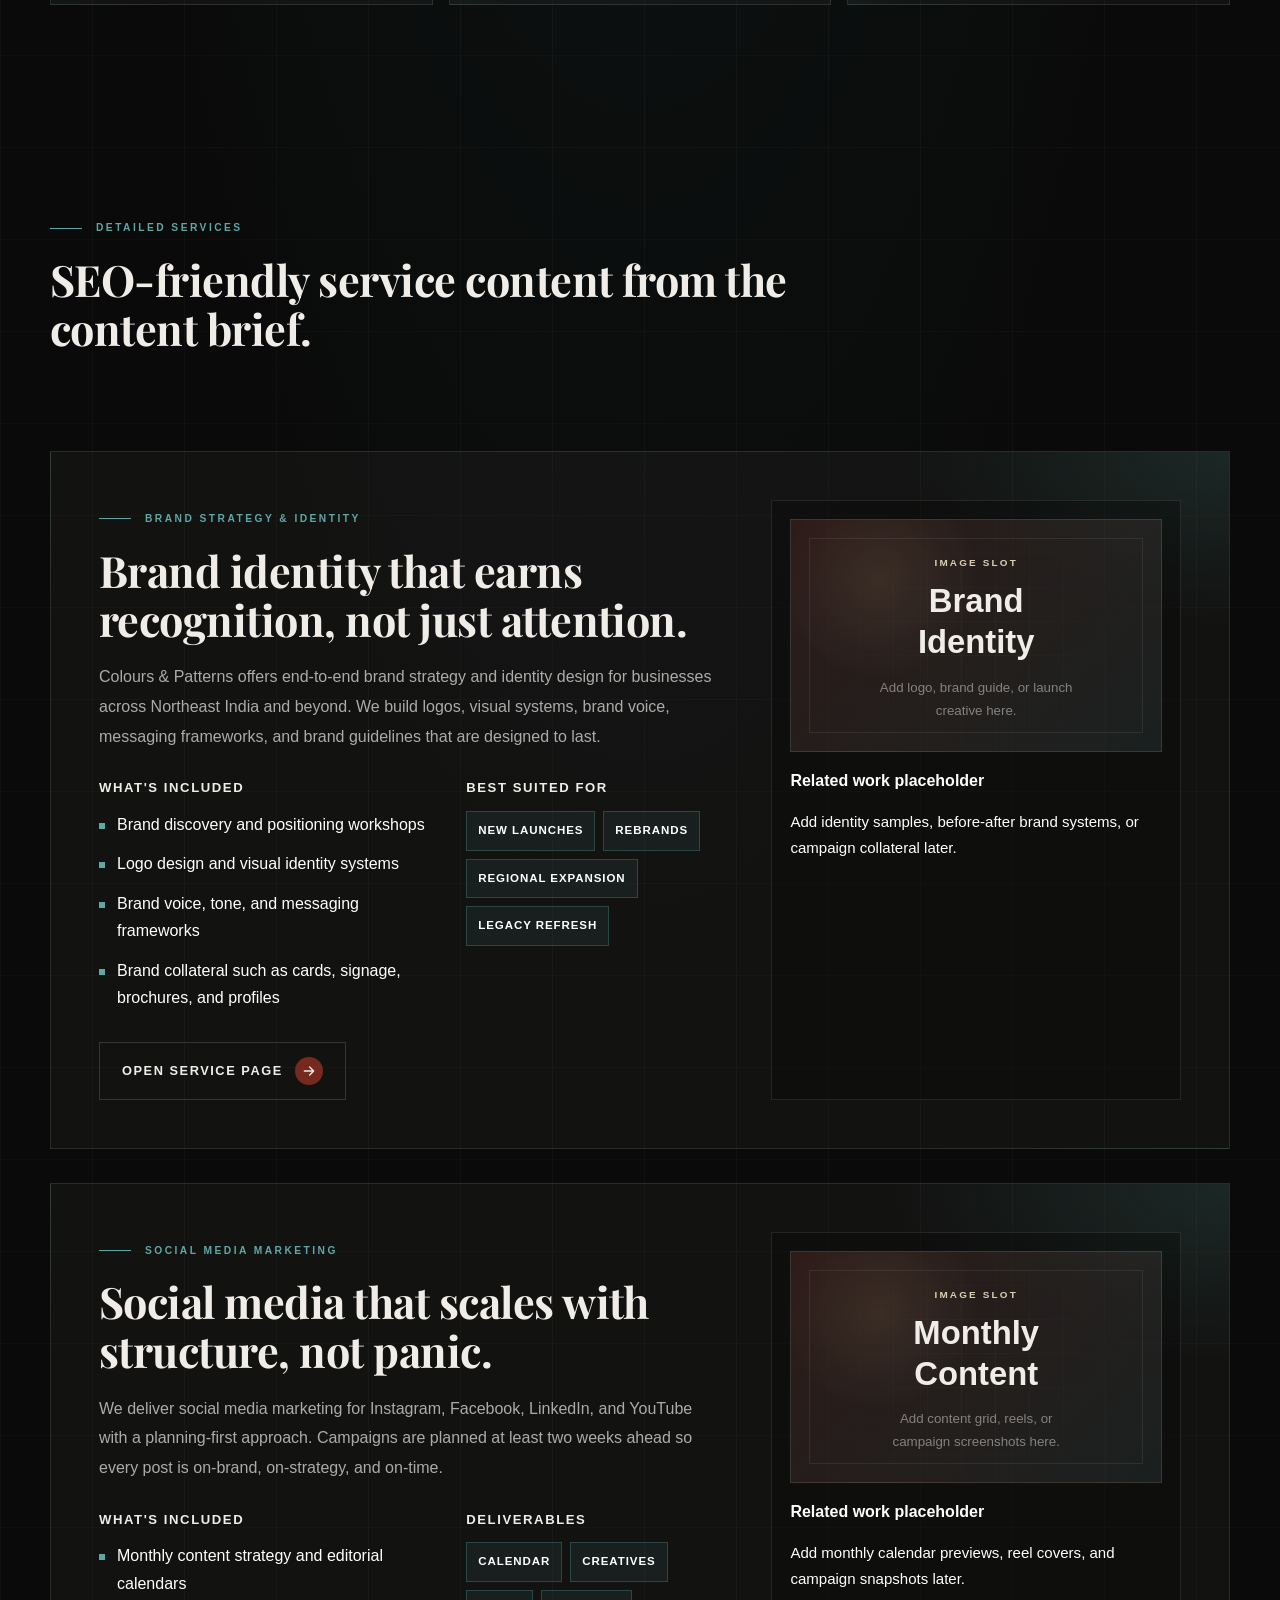
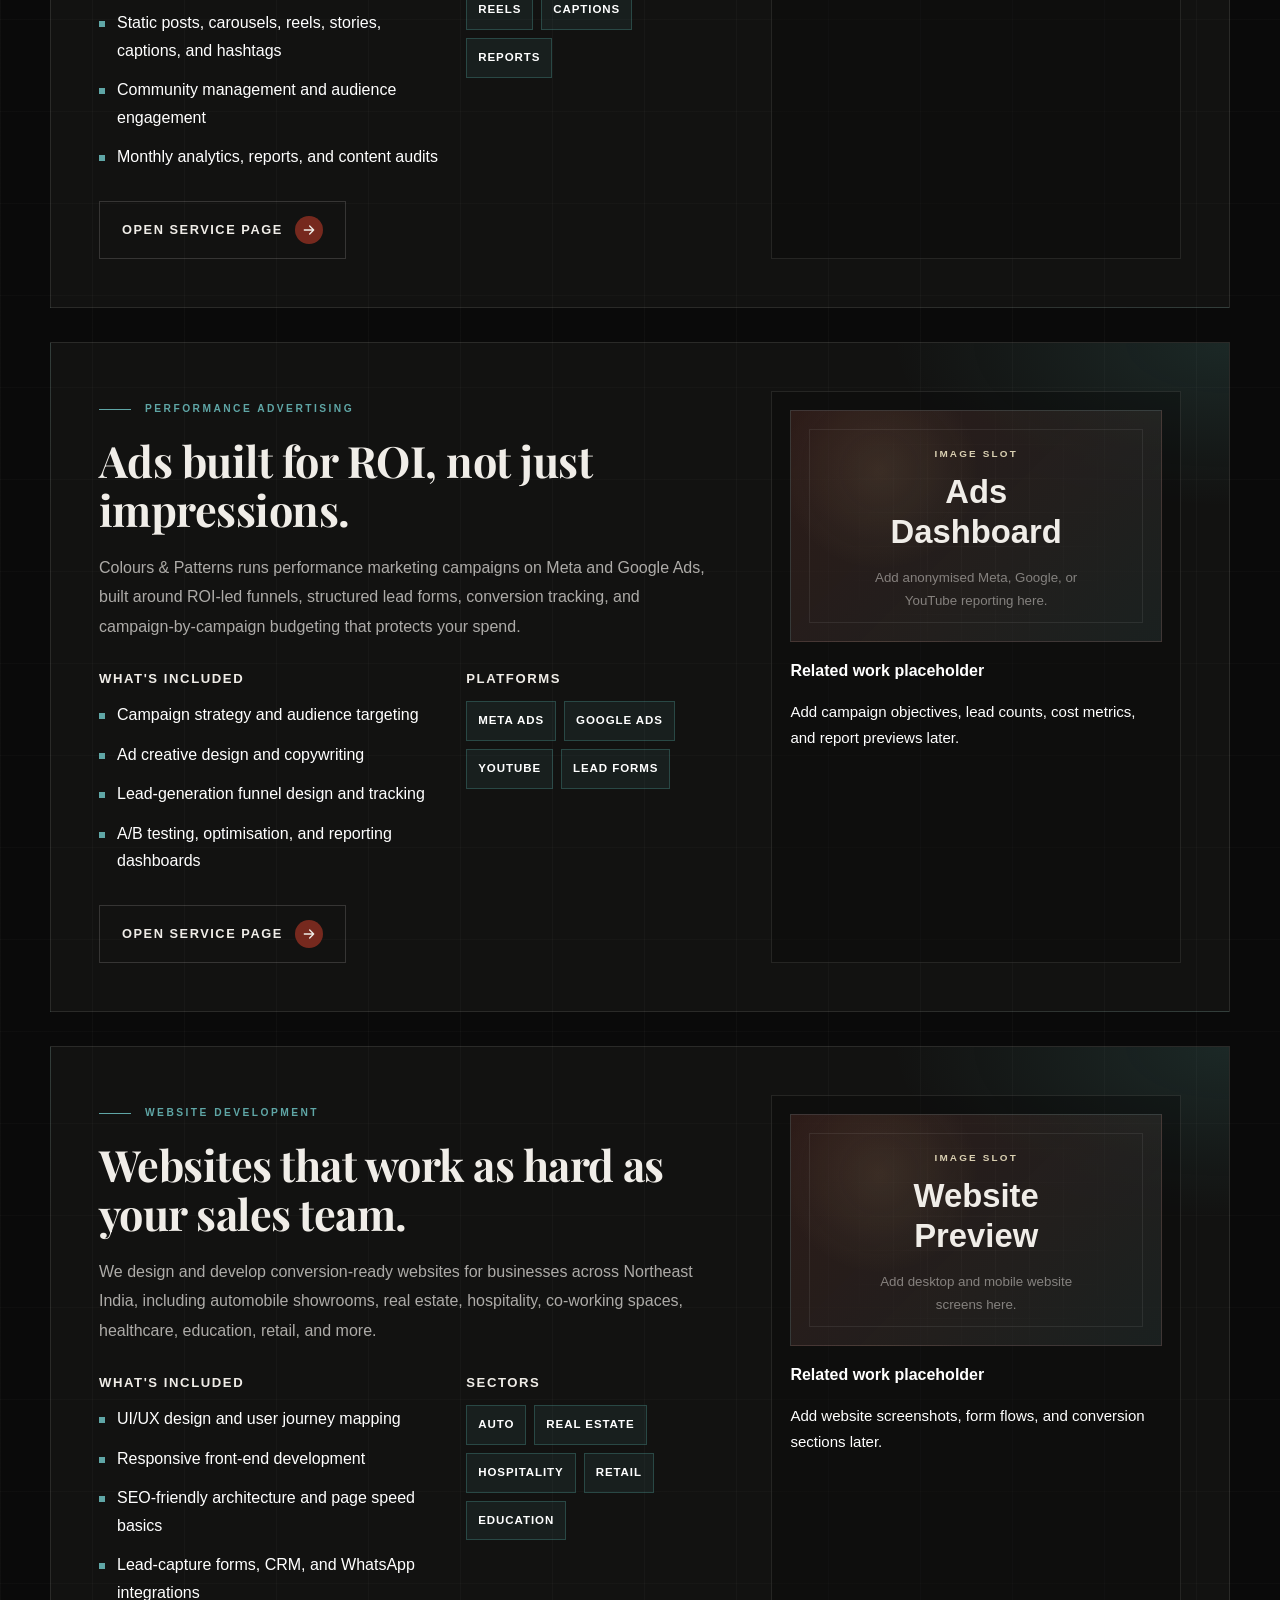
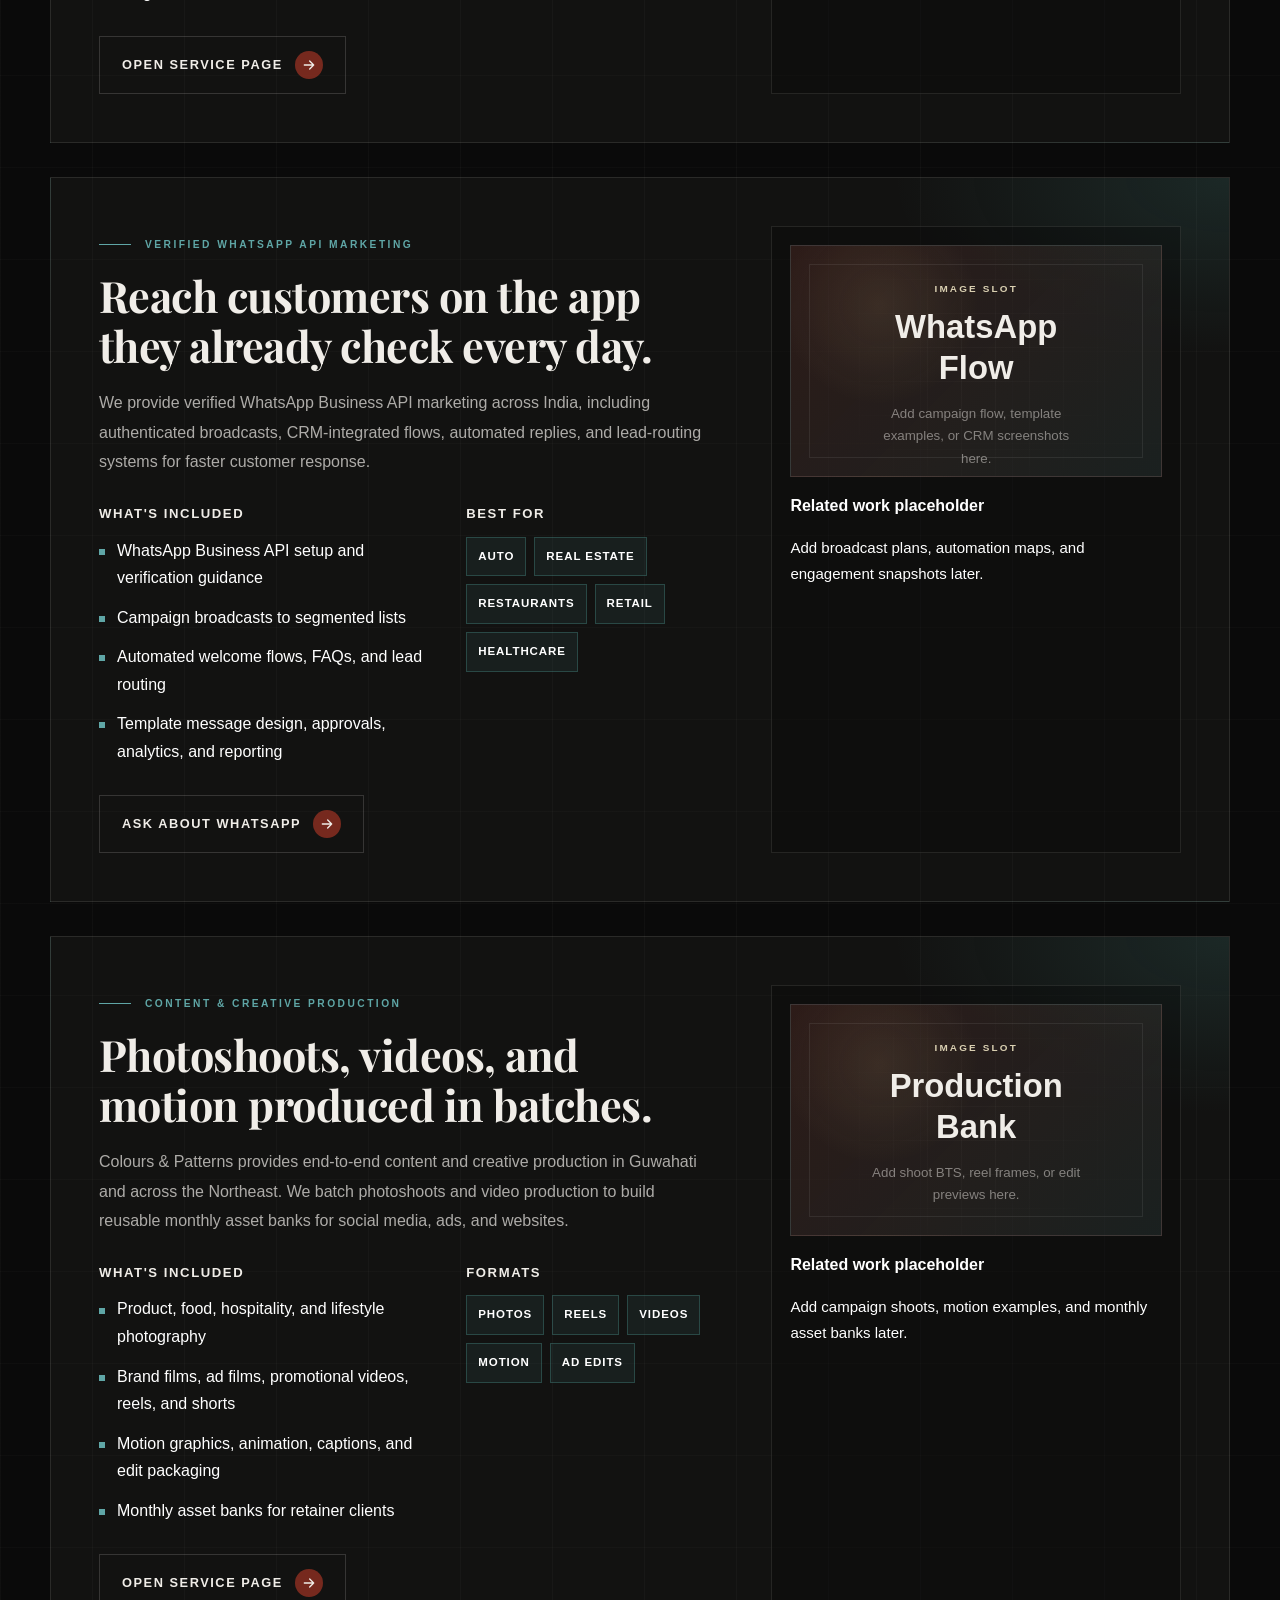
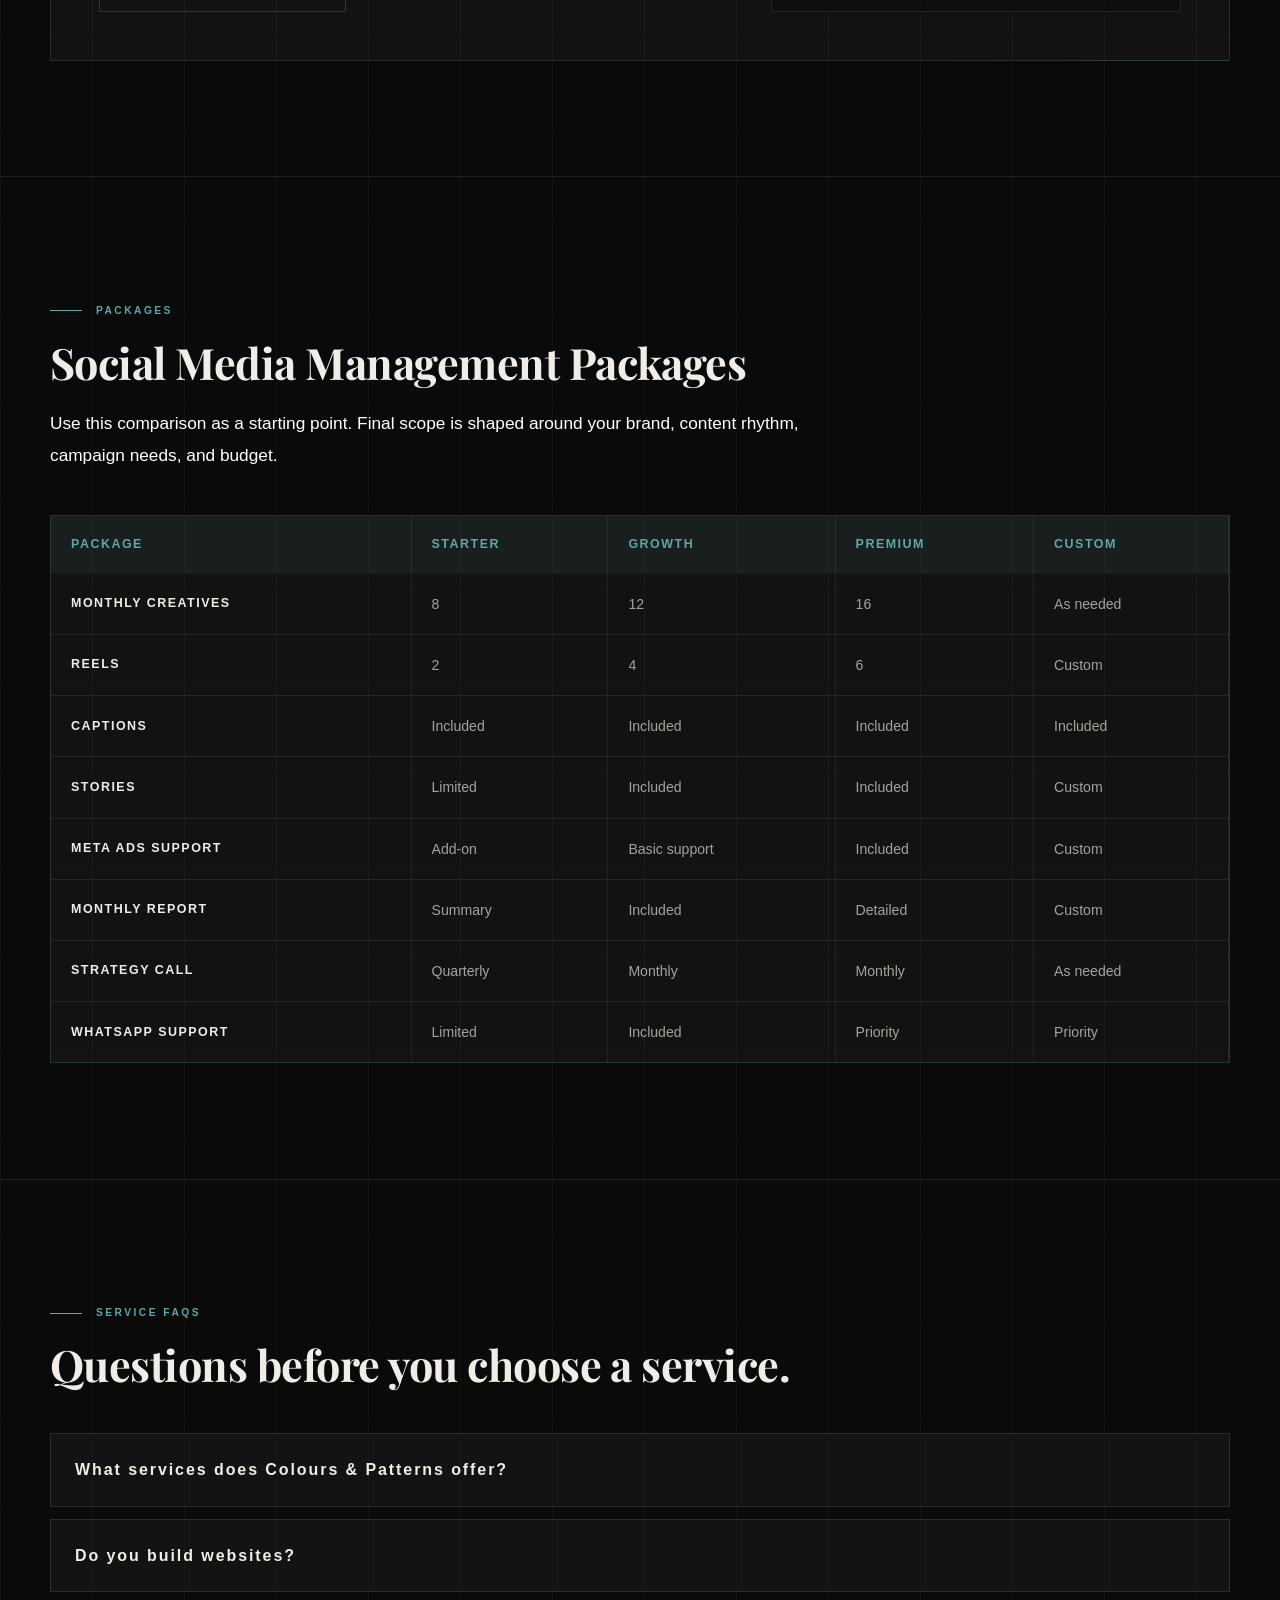
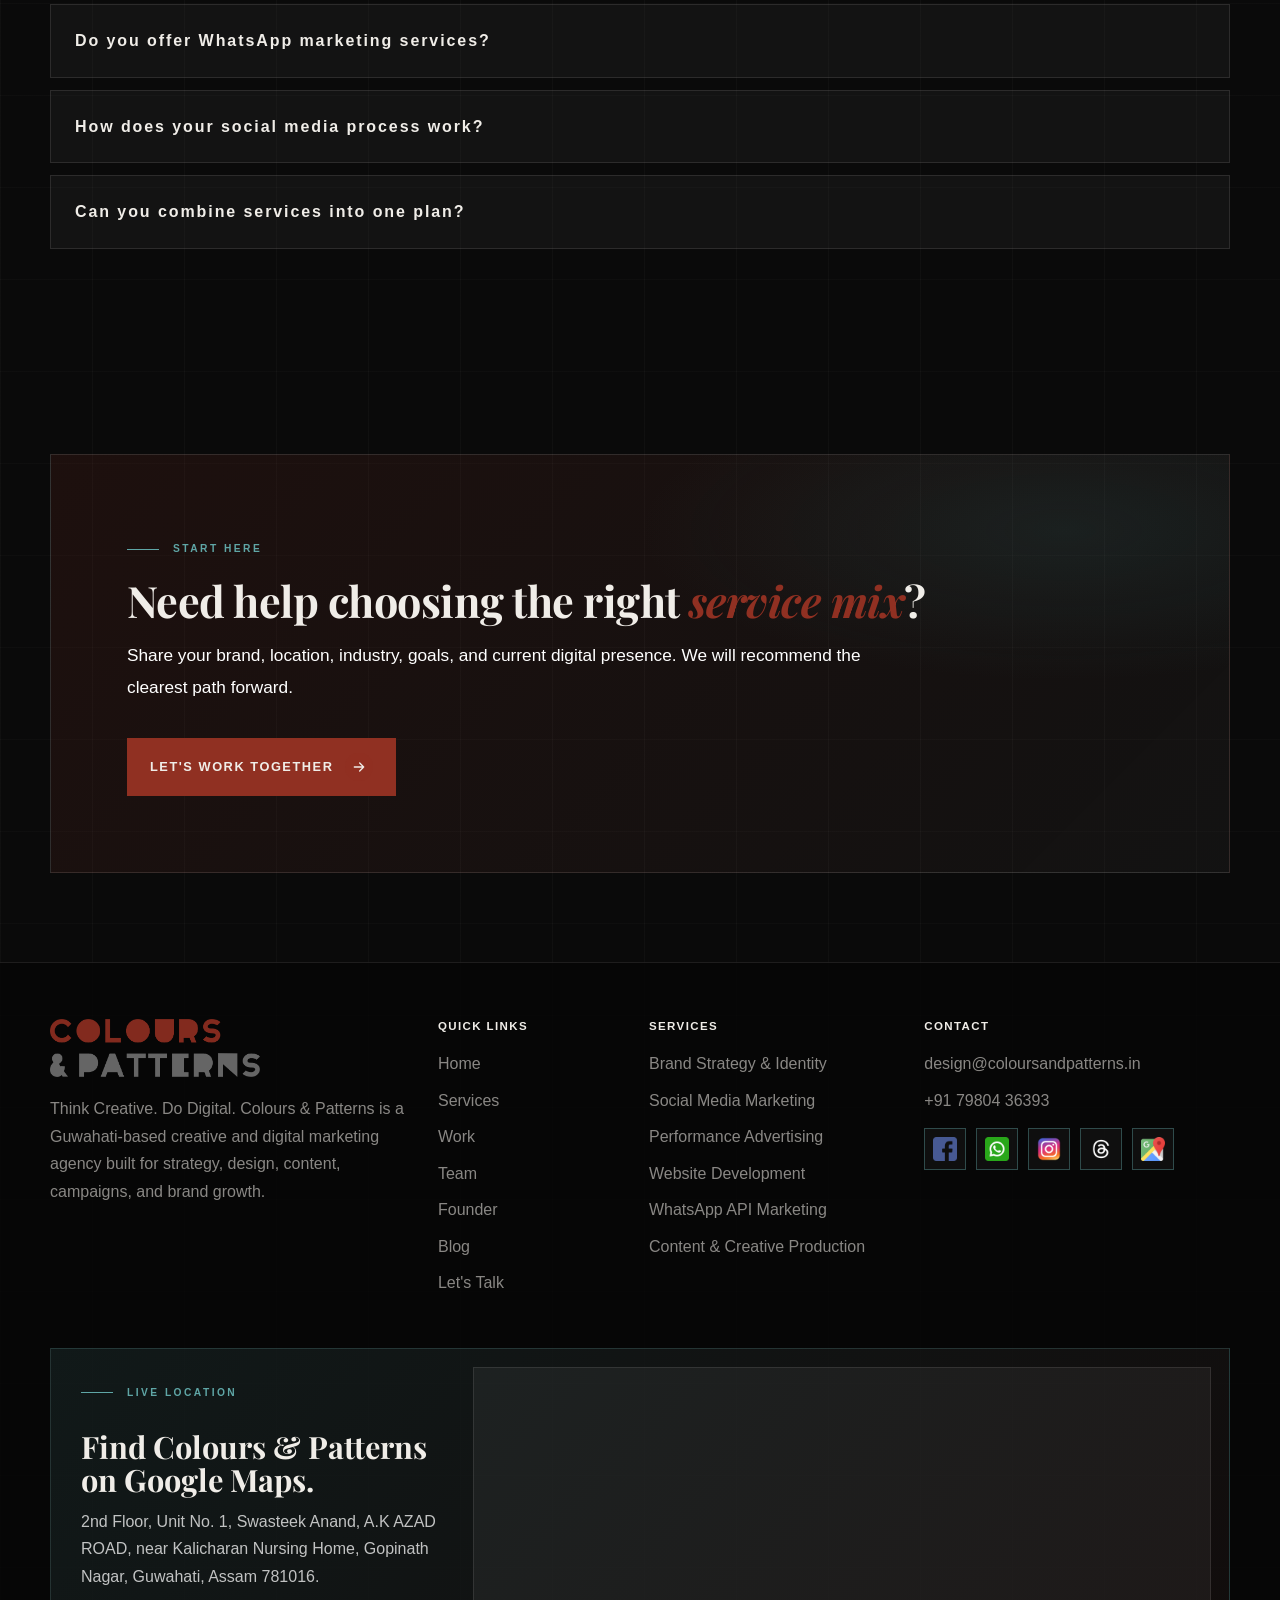
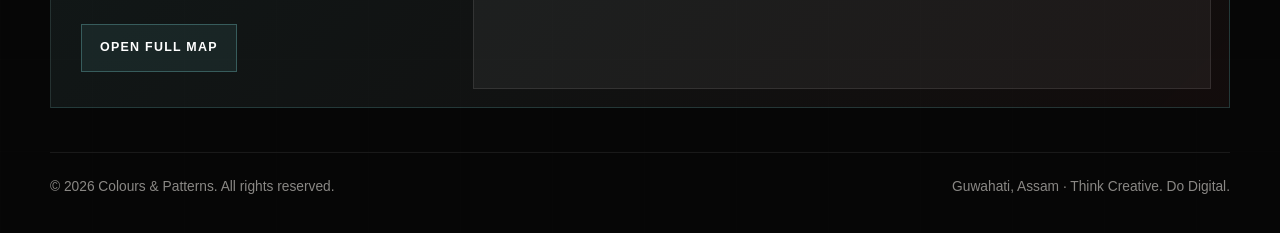
<file: services.html>
﻿<!DOCTYPE html>
<html lang="en">
<head>
  <meta charset="UTF-8">
  <meta name="viewport" content="width=device-width, initial-scale=1.0">
  <title>Digital Marketing Services | Branding, Ads, Web &amp; WhatsApp Marketing</title>
  <meta name="description" content="Full-service creative and digital marketing in Northeast India: branding, social media, Meta and Google ads, websites, and verified WhatsApp API marketing.">
  <meta name="theme-color" content="#0a0a0a">
  <meta property="og:title" content="Digital Marketing Services | Colours &amp; Patterns">
  <meta property="og:description" content="Branding, social media, performance ads, websites, WhatsApp API marketing, and creative production for Northeast India brands.">
  <meta property="og:type" content="website">
  <link rel="preload" as="image" href="website/logo.png">
  <link rel="preconnect" href="https://fonts.googleapis.com">
  <link rel="preconnect" href="https://fonts.gstatic.com" crossorigin>
  <link href="https://fonts.googleapis.com/css2?family=Playfair+Display:ital,wght@0,500;0,600;0,700;0,800;0,900;1,400;1,500;1,700&display=swap" rel="stylesheet">
  <link rel="stylesheet" href="site-assets/styles.css">
  <noscript><style>.site-loader{display:none}</style></noscript>
</head>
<body data-page="services">
  <div class="scroll-progress" data-scroll-progress aria-hidden="true"></div>
  <a class="skip-link" href="#main">Skip to content</a>
  <div class="site-loader" data-site-loader role="status" aria-live="polite" aria-label="Loading Colours & Patterns">
    <div class="loader-inner">
      <img class="loader-logo" src="website/logo.png" alt="Colours & Patterns">
      <div class="loader-line" aria-hidden="true"><span class="loader-line-fill"></span></div>
      <div class="loader-foot">
        <span class="loader-count"><span data-loader-count>0</span><i>%</i></span>
        <span class="loader-tag">Think Creative. Do Digital.</span>
      </div>
    </div>
  </div>
  <div class="cursor-dot" aria-hidden="true"></div>
  <div class="cursor-ring" aria-hidden="true"></div>

  <header class="site-header" data-header>
    <div class="nav-wrap">
      <a class="brand" href="index.html" aria-label="Colours & Patterns home">
        <img class="brand-logo" src="website/logo.png" alt="Colours & Patterns">
      </a>
      <nav class="nav-links" aria-label="Primary navigation">
        <a href="index.html">Home</a>
        <div class="nav-dropdown" data-services-dropdown>
          <button class="nav-dropdown-toggle is-active" type="button" aria-expanded="false" aria-controls="services-menu" data-services-toggle>
            <span>Services</span><span class="nav-chevron" aria-hidden="true"></span>
          </button>
          <div class="nav-dropdown-menu" id="services-menu" role="menu" aria-label="Service pages">
            <a class="is-active" href="services.html" role="menuitem">All Services</a>
            <a href="social-media-marketing.html" role="menuitem">Social Media Marketing</a>
            <a href="performance-marketing.html" role="menuitem">Performance Marketing</a>
            <a href="branding-and-creative-design.html" role="menuitem">Branding &amp; Creative Design</a>
            <a href="website-and-digital-presence.html" role="menuitem">Website &amp; Digital Presence</a>
            <a href="video-and-reel-production.html" role="menuitem">Video &amp; Reel Production</a>
            <a href="marketing-strategy.html" role="menuitem">Marketing Strategy</a>
            <a href="wedding-design.html" role="menuitem">Wedding Design</a>
          </div>
        </div>
        <a href="results.html">Work</a>
        <a href="team.html">Team</a>
        <a href="founder.html">Founder</a>
        <a href="blog.html">Blog</a>
        <a href="lets-talk.html">Let's Talk</a>
      </nav>
      <div class="nav-actions">
        <a class="btn nav-cta primary" href="lets-talk.html"><span>Plan My Service Mix</span><span class="btn-icon" aria-hidden="true"><svg viewBox="0 0 24 24"><path d="M5 12h14M13 6l6 6-6 6" fill="none" stroke="currentColor" stroke-width="2" stroke-linecap="round" stroke-linejoin="round"/></svg></span></a>
        <button class="menu-toggle" type="button" aria-label="Open menu" aria-expanded="false" data-menu-toggle>
          <span></span><span></span><span></span>
        </button>
      </div>
    </div>
  </header>

  <main id="main">
    <section class="hero compact-hero" aria-labelledby="page-title">
      <div class="container hero-grid">
        <div class="reveal">
          <p class="eyebrow">Services</p>
          <h1 id="page-title">Six services. <em>One integrated agency</em>.</h1>
          <p class="lead">Colours &amp; Patterns is an integrated creative and digital marketing agency in Guwahati, Assam. You get strategy, design, content, paid media, websites, and WhatsApp marketing managed by a team that already knows your brand, audience, and market.</p>
          <div class="hero-actions">
            <a class="btn primary" href="lets-talk.html"><span>Plan My Service Mix</span><span class="btn-icon" aria-hidden="true"><svg viewBox="0 0 24 24"><path d="M5 12h14M13 6l6 6-6 6" fill="none" stroke="currentColor" stroke-width="2" stroke-linecap="round" stroke-linejoin="round"/></svg></span></a>
            <a class="btn secondary" href="#packages"><span>View Packages</span><span class="btn-icon" aria-hidden="true"><svg viewBox="0 0 24 24"><path d="M5 12h14M13 6l6 6-6 6" fill="none" stroke="currentColor" stroke-width="2" stroke-linecap="round" stroke-linejoin="round"/></svg></span></a>
          </div>
        </div>
        <div class="reveal">
          <div class="image-placeholder hero-visual" role="img" aria-label="Placeholder for integrated creative and digital marketing service image">
            <div class="placeholder-inner"><span>Service System</span><strong>Strategy + Design + Growth</strong><small>Add a service montage, workshop photo, or campaign board here.</small></div>
          </div>
        </div>
      </div>
    </section>

    <section class="section section-divider" aria-labelledby="service-map-title">
      <div class="container">
        <div class="section-head reveal">
          <p class="section-kicker">Service map</p>
          <h2 class="section-title" id="service-map-title">Everything your brand needs, organised into <em>clear service lanes</em>.</h2>
          <p class="section-lede">Choose one service or combine several into a practical monthly system for brand growth.</p>
        </div>
        <div class="overview-grid service-map">
          <a class="overview-card reveal" href="#brand-strategy"><span>01</span><h3>Brand Strategy &amp; Identity</h3><p>Logo systems, positioning, messaging, and brand guidelines.</p></a>
          <a class="overview-card reveal" href="#social-media"><span>02</span><h3>Social Media Marketing</h3><p>Content calendars, creatives, reels, captions, and reporting.</p></a>
          <a class="overview-card reveal" href="#performance"><span>03</span><h3>Performance Advertising</h3><p>Meta and Google campaigns built around leads and ROI.</p></a>
          <a class="overview-card reveal" href="#websites"><span>04</span><h3>Website Development</h3><p>Responsive websites, SEO architecture, forms, and integrations.</p></a>
          <a class="overview-card reveal" href="#whatsapp"><span>05</span><h3>WhatsApp API Marketing</h3><p>Verified broadcasts, automations, and CRM-connected flows.</p></a>
          <a class="overview-card reveal" href="#production"><span>06</span><h3>Content &amp; Creative Production</h3><p>Photoshoots, reels, motion, videos, and asset banks.</p></a>
        </div>
      </div>
    </section>

    <section class="section service-stack" aria-labelledby="details-title">
      <div class="container">
        <div class="section-head reveal">
          <p class="section-kicker">Detailed services</p>
          <h2 class="section-title" id="details-title">SEO-friendly service content from the content brief.</h2>
        </div>

        <article class="service-detail reveal" id="brand-strategy">
          <div class="service-detail-grid">
            <div class="service-copy">
              <p class="section-kicker">Brand Strategy &amp; Identity</p>
              <h2>Brand identity that earns recognition, not just attention.</h2>
              <p>Colours &amp; Patterns offers end-to-end brand strategy and identity design for businesses across Northeast India and beyond. We build logos, visual systems, brand voice, messaging frameworks, and brand guidelines that are designed to last.</p>
              <div class="service-columns">
                <div><h3>What's included</h3><ul class="deliverable-list"><li>Brand discovery and positioning workshops</li><li>Logo design and visual identity systems</li><li>Brand voice, tone, and messaging frameworks</li><li>Brand collateral such as cards, signage, brochures, and profiles</li></ul></div>
                <div><h3>Best suited for</h3><ul class="pill-list"><li>New launches</li><li>Rebrands</li><li>Regional expansion</li><li>Legacy refresh</li></ul></div>
              </div>
              <a class="btn secondary" href="branding-and-creative-design.html"><span>Open Service Page</span><span class="btn-icon" aria-hidden="true"><svg viewBox="0 0 24 24"><path d="M5 12h14M13 6l6 6-6 6" fill="none" stroke="currentColor" stroke-width="2" stroke-linecap="round" stroke-linejoin="round"/></svg></span></a>
            </div>
            <aside class="case-preview"><div class="image-placeholder ratio-wide" role="img" aria-label="Placeholder for brand identity case study image"><div class="placeholder-inner"><span>Image Slot</span><strong>Brand Identity</strong><small>Add logo, brand guide, or launch creative here.</small></div></div><h3>Related work placeholder</h3><p>Add identity samples, before-after brand systems, or campaign collateral later.</p></aside>
          </div>
        </article>

        <article class="service-detail reveal" id="social-media">
          <div class="service-detail-grid">
            <div class="service-copy">
              <p class="section-kicker">Social Media Marketing</p>
              <h2>Social media that scales with structure, not panic.</h2>
              <p>We deliver social media marketing for Instagram, Facebook, LinkedIn, and YouTube with a planning-first approach. Campaigns are planned at least two weeks ahead so every post is on-brand, on-strategy, and on-time.</p>
              <div class="service-columns">
                <div><h3>What's included</h3><ul class="deliverable-list"><li>Monthly content strategy and editorial calendars</li><li>Static posts, carousels, reels, stories, captions, and hashtags</li><li>Community management and audience engagement</li><li>Monthly analytics, reports, and content audits</li></ul></div>
                <div><h3>Deliverables</h3><ul class="pill-list"><li>Calendar</li><li>Creatives</li><li>Reels</li><li>Captions</li><li>Reports</li></ul></div>
              </div>
              <a class="btn secondary" href="social-media-marketing.html"><span>Open Service Page</span><span class="btn-icon" aria-hidden="true"><svg viewBox="0 0 24 24"><path d="M5 12h14M13 6l6 6-6 6" fill="none" stroke="currentColor" stroke-width="2" stroke-linecap="round" stroke-linejoin="round"/></svg></span></a>
            </div>
            <aside class="case-preview"><div class="image-placeholder ratio-wide" role="img" aria-label="Placeholder for social media marketing case study image"><div class="placeholder-inner"><span>Image Slot</span><strong>Monthly Content</strong><small>Add content grid, reels, or campaign screenshots here.</small></div></div><h3>Related work placeholder</h3><p>Add monthly calendar previews, reel covers, and campaign snapshots later.</p></aside>
          </div>
        </article>

        <article class="service-detail reveal" id="performance">
          <div class="service-detail-grid">
            <div class="service-copy">
              <p class="section-kicker">Performance Advertising</p>
              <h2>Ads built for ROI, not just impressions.</h2>
              <p>Colours &amp; Patterns runs performance marketing campaigns on Meta and Google Ads, built around ROI-led funnels, structured lead forms, conversion tracking, and campaign-by-campaign budgeting that protects your spend.</p>
              <div class="service-columns">
                <div><h3>What's included</h3><ul class="deliverable-list"><li>Campaign strategy and audience targeting</li><li>Ad creative design and copywriting</li><li>Lead-generation funnel design and tracking</li><li>A/B testing, optimisation, and reporting dashboards</li></ul></div>
                <div><h3>Platforms</h3><ul class="pill-list"><li>Meta Ads</li><li>Google Ads</li><li>YouTube</li><li>Lead forms</li></ul></div>
              </div>
              <a class="btn secondary" href="performance-marketing.html"><span>Open Service Page</span><span class="btn-icon" aria-hidden="true"><svg viewBox="0 0 24 24"><path d="M5 12h14M13 6l6 6-6 6" fill="none" stroke="currentColor" stroke-width="2" stroke-linecap="round" stroke-linejoin="round"/></svg></span></a>
            </div>
            <aside class="case-preview"><div class="image-placeholder ratio-wide" role="img" aria-label="Placeholder for performance advertising dashboard image"><div class="placeholder-inner"><span>Image Slot</span><strong>Ads Dashboard</strong><small>Add anonymised Meta, Google, or YouTube reporting here.</small></div></div><h3>Related work placeholder</h3><p>Add campaign objectives, lead counts, cost metrics, and report previews later.</p></aside>
          </div>
        </article>

        <article class="service-detail reveal" id="websites">
          <div class="service-detail-grid">
            <div class="service-copy">
              <p class="section-kicker">Website Development</p>
              <h2>Websites that work as hard as your sales team.</h2>
              <p>We design and develop conversion-ready websites for businesses across Northeast India, including automobile showrooms, real estate, hospitality, co-working spaces, healthcare, education, retail, and more.</p>
              <div class="service-columns">
                <div><h3>What's included</h3><ul class="deliverable-list"><li>UI/UX design and user journey mapping</li><li>Responsive front-end development</li><li>SEO-friendly architecture and page speed basics</li><li>Lead-capture forms, CRM, and WhatsApp integrations</li></ul></div>
                <div><h3>Sectors</h3><ul class="pill-list"><li>Auto</li><li>Real estate</li><li>Hospitality</li><li>Retail</li><li>Education</li></ul></div>
              </div>
              <a class="btn secondary" href="website-and-digital-presence.html"><span>Open Service Page</span><span class="btn-icon" aria-hidden="true"><svg viewBox="0 0 24 24"><path d="M5 12h14M13 6l6 6-6 6" fill="none" stroke="currentColor" stroke-width="2" stroke-linecap="round" stroke-linejoin="round"/></svg></span></a>
            </div>
            <aside class="case-preview"><div class="image-placeholder ratio-wide" role="img" aria-label="Placeholder for website development project image"><div class="placeholder-inner"><span>Image Slot</span><strong>Website Preview</strong><small>Add desktop and mobile website screens here.</small></div></div><h3>Related work placeholder</h3><p>Add website screenshots, form flows, and conversion sections later.</p></aside>
          </div>
        </article>

        <article class="service-detail reveal" id="whatsapp">
          <div class="service-detail-grid">
            <div class="service-copy">
              <p class="section-kicker">Verified WhatsApp API Marketing</p>
              <h2>Reach customers on the app they already check every day.</h2>
              <p>We provide verified WhatsApp Business API marketing across India, including authenticated broadcasts, CRM-integrated flows, automated replies, and lead-routing systems for faster customer response.</p>
              <div class="service-columns">
                <div><h3>What's included</h3><ul class="deliverable-list"><li>WhatsApp Business API setup and verification guidance</li><li>Campaign broadcasts to segmented lists</li><li>Automated welcome flows, FAQs, and lead routing</li><li>Template message design, approvals, analytics, and reporting</li></ul></div>
                <div><h3>Best for</h3><ul class="pill-list"><li>Auto</li><li>Real estate</li><li>Restaurants</li><li>Retail</li><li>Healthcare</li></ul></div>
              </div>
              <a class="btn secondary" href="lets-talk.html"><span>Ask About WhatsApp</span><span class="btn-icon" aria-hidden="true"><svg viewBox="0 0 24 24"><path d="M5 12h14M13 6l6 6-6 6" fill="none" stroke="currentColor" stroke-width="2" stroke-linecap="round" stroke-linejoin="round"/></svg></span></a>
            </div>
            <aside class="case-preview"><div class="image-placeholder ratio-wide" role="img" aria-label="Placeholder for WhatsApp API marketing workflow image"><div class="placeholder-inner"><span>Image Slot</span><strong>WhatsApp Flow</strong><small>Add campaign flow, template examples, or CRM screenshots here.</small></div></div><h3>Related work placeholder</h3><p>Add broadcast plans, automation maps, and engagement snapshots later.</p></aside>
          </div>
        </article>

        <article class="service-detail reveal" id="production">
          <div class="service-detail-grid">
            <div class="service-copy">
              <p class="section-kicker">Content &amp; Creative Production</p>
              <h2>Photoshoots, videos, and motion produced in batches.</h2>
              <p>Colours &amp; Patterns provides end-to-end content and creative production in Guwahati and across the Northeast. We batch photoshoots and video production to build reusable monthly asset banks for social media, ads, and websites.</p>
              <div class="service-columns">
                <div><h3>What's included</h3><ul class="deliverable-list"><li>Product, food, hospitality, and lifestyle photography</li><li>Brand films, ad films, promotional videos, reels, and shorts</li><li>Motion graphics, animation, captions, and edit packaging</li><li>Monthly asset banks for retainer clients</li></ul></div>
                <div><h3>Formats</h3><ul class="pill-list"><li>Photos</li><li>Reels</li><li>Videos</li><li>Motion</li><li>Ad edits</li></ul></div>
              </div>
              <a class="btn secondary" href="video-and-reel-production.html"><span>Open Service Page</span><span class="btn-icon" aria-hidden="true"><svg viewBox="0 0 24 24"><path d="M5 12h14M13 6l6 6-6 6" fill="none" stroke="currentColor" stroke-width="2" stroke-linecap="round" stroke-linejoin="round"/></svg></span></a>
            </div>
            <aside class="case-preview"><div class="image-placeholder ratio-wide" role="img" aria-label="Placeholder for content production image"><div class="placeholder-inner"><span>Image Slot</span><strong>Production Bank</strong><small>Add shoot BTS, reel frames, or edit previews here.</small></div></div><h3>Related work placeholder</h3><p>Add campaign shoots, motion examples, and monthly asset banks later.</p></aside>
          </div>
        </article>
      </div>
    </section>

    <section class="section section-divider" id="packages" aria-labelledby="packages-title">
      <div class="container">
        <div class="section-head reveal">
          <p class="section-kicker">Packages</p>
          <h2 class="section-title" id="packages-title">Social Media Management Packages</h2>
          <p class="section-lede">Use this comparison as a starting point. Final scope is shaped around your brand, content rhythm, campaign needs, and budget.</p>
        </div>
        <div class="package-table-wrap reveal">
          <table class="package-table">
            <thead><tr><th>Package</th><th>Starter</th><th>Growth</th><th>Premium</th><th>Custom</th></tr></thead>
            <tbody>
              <tr><th>Monthly creatives</th><td>8</td><td>12</td><td>16</td><td>As needed</td></tr>
              <tr><th>Reels</th><td>2</td><td>4</td><td>6</td><td>Custom</td></tr>
              <tr><th>Captions</th><td>Included</td><td>Included</td><td>Included</td><td>Included</td></tr>
              <tr><th>Stories</th><td>Limited</td><td>Included</td><td>Included</td><td>Custom</td></tr>
              <tr><th>Meta ads support</th><td>Add-on</td><td>Basic support</td><td>Included</td><td>Custom</td></tr>
              <tr><th>Monthly report</th><td>Summary</td><td>Included</td><td>Detailed</td><td>Custom</td></tr>
              <tr><th>Strategy call</th><td>Quarterly</td><td>Monthly</td><td>Monthly</td><td>As needed</td></tr>
              <tr><th>WhatsApp support</th><td>Limited</td><td>Included</td><td>Priority</td><td>Priority</td></tr>
            </tbody>
          </table>
        </div>
      </div>
    </section>

    <section class="section section-divider" aria-labelledby="services-faq-title">
      <div class="container">
        <div class="section-head reveal">
          <p class="section-kicker">Service FAQs</p>
          <h2 class="section-title" id="services-faq-title">Questions before you choose a service.</h2>
        </div>
        <div class="faq-list">
          <details class="faq-item reveal"><summary>What services does Colours &amp; Patterns offer?</summary><p>We offer brand strategy and identity, social media marketing, performance advertising, website development, verified WhatsApp API marketing, and content and creative production.</p></details>
          <details class="faq-item reveal"><summary>Do you build websites?</summary><p>Yes. We design and develop conversion-ready websites with responsive layouts, SEO-friendly architecture, lead-capture forms, and WhatsApp or CRM integrations.</p></details>
          <details class="faq-item reveal"><summary>Do you offer WhatsApp marketing services?</summary><p>Yes. We provide verified WhatsApp Business API marketing, including campaign broadcasts, CRM-integrated flows, automated welcome journeys, and lead routing.</p></details>
          <details class="faq-item reveal"><summary>How does your social media process work?</summary><p>We plan content in advance, build a monthly calendar, create posts and reels, manage approvals, publish consistently, and report performance each month.</p></details>
          <details class="faq-item reveal"><summary>Can you combine services into one plan?</summary><p>Yes. Many clients combine social media, ads, websites, WhatsApp campaigns, and creative production into one integrated monthly service plan.</p></details>
        </div>
      </div>
    </section>

    <section class="section tight">
      <div class="container">
        <div class="cta-band reveal">
          <p class="section-kicker">Start here</p>
          <h2>Need help choosing the right <em>service mix</em>?</h2>
          <p class="section-lede">Share your brand, location, industry, goals, and current digital presence. We will recommend the clearest path forward.</p>
          <div class="cta-actions"><a class="btn primary" href="lets-talk.html"><span>Let's Work Together</span><span class="btn-icon" aria-hidden="true"><svg viewBox="0 0 24 24"><path d="M5 12h14M13 6l6 6-6 6" fill="none" stroke="currentColor" stroke-width="2" stroke-linecap="round" stroke-linejoin="round"/></svg></span></a></div>
        </div>
      </div>
    </section>
  </main>

  <footer class="site-footer">
    <div class="container">
      <div class="footer-grid">
        <div>
          <img class="footer-logo" src="website/logo.png" alt="Colours & Patterns">
          <p>Think Creative. Do Digital. Colours &amp; Patterns is a Guwahati-based creative and digital marketing agency built for strategy, design, content, campaigns, and brand growth.</p>
        </div>
        <div>
          <h3>Quick links</h3>
          <a href="index.html">Home</a>
          <a href="services.html">Services</a>
          <a href="results.html">Work</a>
          <a href="team.html">Team</a>
          <a href="founder.html">Founder</a>
          <a href="blog.html">Blog</a>
          <a href="lets-talk.html">Let's Talk</a>
        </div>
        <div>
          <h3>Services</h3>
          <a href="branding-and-creative-design.html">Brand Strategy &amp; Identity</a>
          <a href="social-media-marketing.html">Social Media Marketing</a>
          <a href="performance-marketing.html">Performance Advertising</a>
          <a href="website-and-digital-presence.html">Website Development</a>
          <a href="marketing-strategy.html">WhatsApp API Marketing</a>
          <a href="video-and-reel-production.html">Content &amp; Creative Production</a>
        </div>
        <div>
          <h3>Contact</h3>
          <a href="mailto:design@coloursandpatterns.in">design@coloursandpatterns.in</a>
          <a href="tel:+917980436393">+91 79804 36393</a>
          <div class="social-logo-links" aria-label="Social and location links">
            <a class="social-logo-link" href="https://www.facebook.com/coloursandpatterns/" target="_blank" rel="noopener" aria-label="Facebook"><img class="social-logo" src="site-assets/social-icons/facebook.png" alt="" width="24" height="24" loading="lazy"><span>Facebook</span></a>
            <a class="social-logo-link" href="https://wa.me/917980436393?text=Hi%20Colours%20%26%20Patterns%2C%20I%20want%20to%20discuss%20a%20project%20and%20explore%20how%20we%20can%20work%20together." target="_blank" rel="noopener" aria-label="WhatsApp"><img class="social-logo" src="site-assets/social-icons/whatsapp.png" alt="" width="24" height="24" loading="lazy"><span>WhatsApp</span></a>
            <a class="social-logo-link" href="https://www.instagram.com/coloursandpatterns_/" target="_blank" rel="noopener" aria-label="Instagram"><img class="social-logo" src="site-assets/social-icons/instagram.png" alt="" width="24" height="24" loading="lazy"><span>Insta</span></a>
            <a class="social-logo-link" href="https://www.threads.com/@coloursandpatterns_" target="_blank" rel="noopener" aria-label="Threads"><img class="social-logo" src="site-assets/social-icons/threads-square.png" alt="" width="24" height="24" loading="lazy"><span>Threads</span></a>
            <a class="social-logo-link" href="https://www.google.com/maps/place/Colours+and+Patterns/@26.1625644,91.7429782,15.75z/data=!4m6!3m5!1s0x375a5bb6634c8951:0xe9c1a46cdf760750!8m2!3d26.1623664!4d91.7445813!16s%2Fg%2F11h25ltyyt!18m1!1e1?entry=ttu&amp;g_ep=EgoyMDI2MDUyMC4wIKXMDSoASAFQAw%3D%3D" target="_blank" rel="noopener" aria-label="Google Maps"><img class="social-logo" src="site-assets/social-icons/google-maps.png" alt="" width="24" height="24" loading="lazy"><span>Google Maps</span></a>
          </div>
        </div>
      </div>
      <div class="footer-live-map" aria-label="Live Google Maps location for Colours and Patterns">
        <div class="footer-map-copy">
          <span class="eyebrow">Live location</span>
          <h3>Find Colours &amp; Patterns on Google Maps.</h3>
          <p>2nd Floor, Unit No. 1, Swasteek Anand, A.K AZAD ROAD, near Kalicharan Nursing Home, Gopinath Nagar, Guwahati, Assam 781016.</p>
          <a class="footer-map-link" href="https://www.google.com/maps/place/Colours+and+Patterns/@26.1625644,91.7429782,15.75z/data=!4m6!3m5!1s0x375a5bb6634c8951:0xe9c1a46cdf760750!8m2!3d26.1623664!4d91.7445813!16s%2Fg%2F11h25ltyyt!18m1!1e1?entry=ttu&amp;g_ep=EgoyMDI2MDUyMC4wIKXMDSoASAFQAw%3D%3D" target="_blank" rel="noopener">Open full map</a>
        </div>
        <div class="footer-map-frame">
          <iframe title="Live Google Map for Colours and Patterns in Guwahati" src="https://maps.google.com/maps?width=100%25&amp;height=380&amp;hl=en&amp;q=26.1623664%2C91.7445813&amp;t=&amp;z=17&amp;ie=UTF8&amp;iwloc=B&amp;output=embed" loading="lazy" referrerpolicy="no-referrer-when-downgrade" allowfullscreen></iframe>
        </div>
      </div>
      <div class="footer-bottom">
        <span>&copy; <span data-year></span> Colours &amp; Patterns. All rights reserved.</span>
        <span>Guwahati, Assam &middot; Think Creative. Do Digital.</span>
      </div>
    </div>
  </footer>
  <script type="application/ld+json">
  {
    "@context": "https://schema.org",
    "@graph": [
      {
        "@type": "Service",
        "@id": "https://www.coloursandpatterns.in/services.html#services",
        "name": "Creative and Digital Marketing Services",
        "provider": {"@type": "LocalBusiness", "name": "Colours & Patterns"},
        "areaServed": ["Guwahati", "Assam", "Northeast India"],
        "hasOfferCatalog": {
          "@type": "OfferCatalog",
          "name": "Colours & Patterns Services",
          "itemListElement": [
            {"@type": "Offer", "itemOffered": {"@type": "Service", "name": "Brand Strategy and Identity"}},
            {"@type": "Offer", "itemOffered": {"@type": "Service", "name": "Social Media Marketing"}},
            {"@type": "Offer", "itemOffered": {"@type": "Service", "name": "Performance Advertising"}},
            {"@type": "Offer", "itemOffered": {"@type": "Service", "name": "Website Development"}},
            {"@type": "Offer", "itemOffered": {"@type": "Service", "name": "Verified WhatsApp API Marketing"}},
            {"@type": "Offer", "itemOffered": {"@type": "Service", "name": "Content and Creative Production"}}
          ]
        }
      },
      {
        "@type": "FAQPage",
        "@id": "https://www.coloursandpatterns.in/services.html#faq",
        "mainEntity": [
          {"@type": "Question", "name": "What services does Colours & Patterns offer?", "acceptedAnswer": {"@type": "Answer", "text": "Colours & Patterns offers brand strategy and identity, social media marketing, performance advertising, website development, verified WhatsApp API marketing, and content and creative production."}},
          {"@type": "Question", "name": "Do you build websites?", "acceptedAnswer": {"@type": "Answer", "text": "Yes. Colours & Patterns designs and develops conversion-ready websites with responsive layouts, SEO-friendly architecture, lead-capture forms, and integrations."}},
          {"@type": "Question", "name": "Do you offer WhatsApp marketing services?", "acceptedAnswer": {"@type": "Answer", "text": "Yes. Colours & Patterns provides verified WhatsApp Business API marketing including broadcasts, CRM-integrated flows, automated welcome journeys, and lead routing."}},
          {"@type": "Question", "name": "How does your social media process work?", "acceptedAnswer": {"@type": "Answer", "text": "Colours & Patterns plans content in advance, creates a monthly calendar, produces posts and reels, manages approvals, publishes consistently, and reports performance each month."}},
          {"@type": "Question", "name": "Can you combine services into one plan?", "acceptedAnswer": {"@type": "Answer", "text": "Yes. Services can be combined into one integrated monthly plan across content, ads, websites, WhatsApp campaigns, and creative production."}}
        ]
      }
    ]
  }
  </script>
  <button class="wa-trigger" data-wa-trigger aria-label="Chat on WhatsApp" aria-expanded="false">
    <img src="site-assets/social-icons/whatsapp.png" alt="" width="26" height="26" loading="lazy">
    <span class="wa-trigger-badge" aria-hidden="true">1</span>
  </button>
  <div class="wa-card-wrap" data-wa-wrap aria-hidden="true">
    <div class="wa-card">
      <div class="wa-card-header">
        <div class="wa-avatar">
          <img src="site-assets/social-icons/whatsapp.png" alt="" width="22" height="22" loading="lazy">
        </div>
        <div class="wa-card-meta">
          <strong>Colours &amp; Patterns</strong>
          <span class="wa-status"><span class="wa-status-dot" aria-hidden="true"></span>Online</span>
        </div>
        <button class="wa-close" data-wa-close aria-label="Close chat"><svg viewBox="0 0 24 24" fill="none"><path d="M18 6L6 18M6 6l12 12" stroke="currentColor" stroke-width="2" stroke-linecap="round"/></svg></button>
      </div>
      <div class="wa-card-body">
        <div class="wa-bubble">
          <p>Hi there! &#x1F44B;</p>
          <span class="wa-time">Just now</span>
        </div>
        <div class="wa-bubble wa-bubble--delay">
          <p>Ready to discuss your next project? We&#x2019;d love to hear from you!</p>
          <span class="wa-time">Just now</span>
        </div>
      </div>
      <a class="wa-card-cta" href="https://wa.me/917980436393?text=Hi%20Colours%20%26%20Patterns%2C%20I%20want%20to%20discuss%20a%20project%20and%20explore%20how%20we%20can%20work%20together." target="_blank" rel="noopener">
        <svg viewBox="0 0 24 24" fill="currentColor"><path d="M.057 24l1.687-6.163c-1.041-1.804-1.588-3.849-1.587-5.946.003-6.556 5.338-11.891 11.893-11.891 3.181.001 6.167 1.24 8.413 3.488 2.245 2.248 3.481 5.236 3.48 8.414-.003 6.557-5.338 11.892-11.893 11.892-1.99-.001-3.951-.5-5.688-1.448l-6.305 1.654zm6.597-3.807c1.676.995 3.276 1.591 5.392 1.592 5.448 0 9.886-4.434 9.889-9.885.002-5.462-4.415-9.89-9.881-9.892-5.452 0-9.887 4.434-9.889 9.884-.001 2.225.651 3.891 1.746 5.634l-.999 3.648 3.742-.981zm11.387-5.464c-.074-.124-.272-.198-.57-.347-.297-.149-1.758-.868-2.031-.967-.272-.099-.47-.149-.669.149-.198.297-.768.967-.941 1.165-.173.198-.347.223-.644.074-.297-.149-1.255-.462-2.39-1.475-.883-.788-1.48-1.761-1.653-2.059-.173-.297-.018-.458.13-.606.134-.133.297-.347.446-.521.151-.172.2-.296.3-.495.099-.198.05-.372-.025-.521-.075-.148-.669-1.611-.916-2.206-.242-.579-.487-.501-.669-.51l-.57-.01c-.198 0-.52.074-.792.372s-1.04 1.016-1.04 2.479 1.065 2.876 1.213 3.074c.149.198 2.095 3.2 5.076 4.487.709.306 1.263.489 1.694.626.712.226 1.36.194 1.872.118.571-.085 1.758-.719 2.006-1.413.248-.695.248-1.29.173-1.414z"/></svg>
        <span>Start WhatsApp chat</span>
      </a>
    </div>
    <div class="wa-backdrop" data-wa-backdrop></div>
  </div>
  <script src="site-assets/app.js"></script>
</body>
</html>
</file>
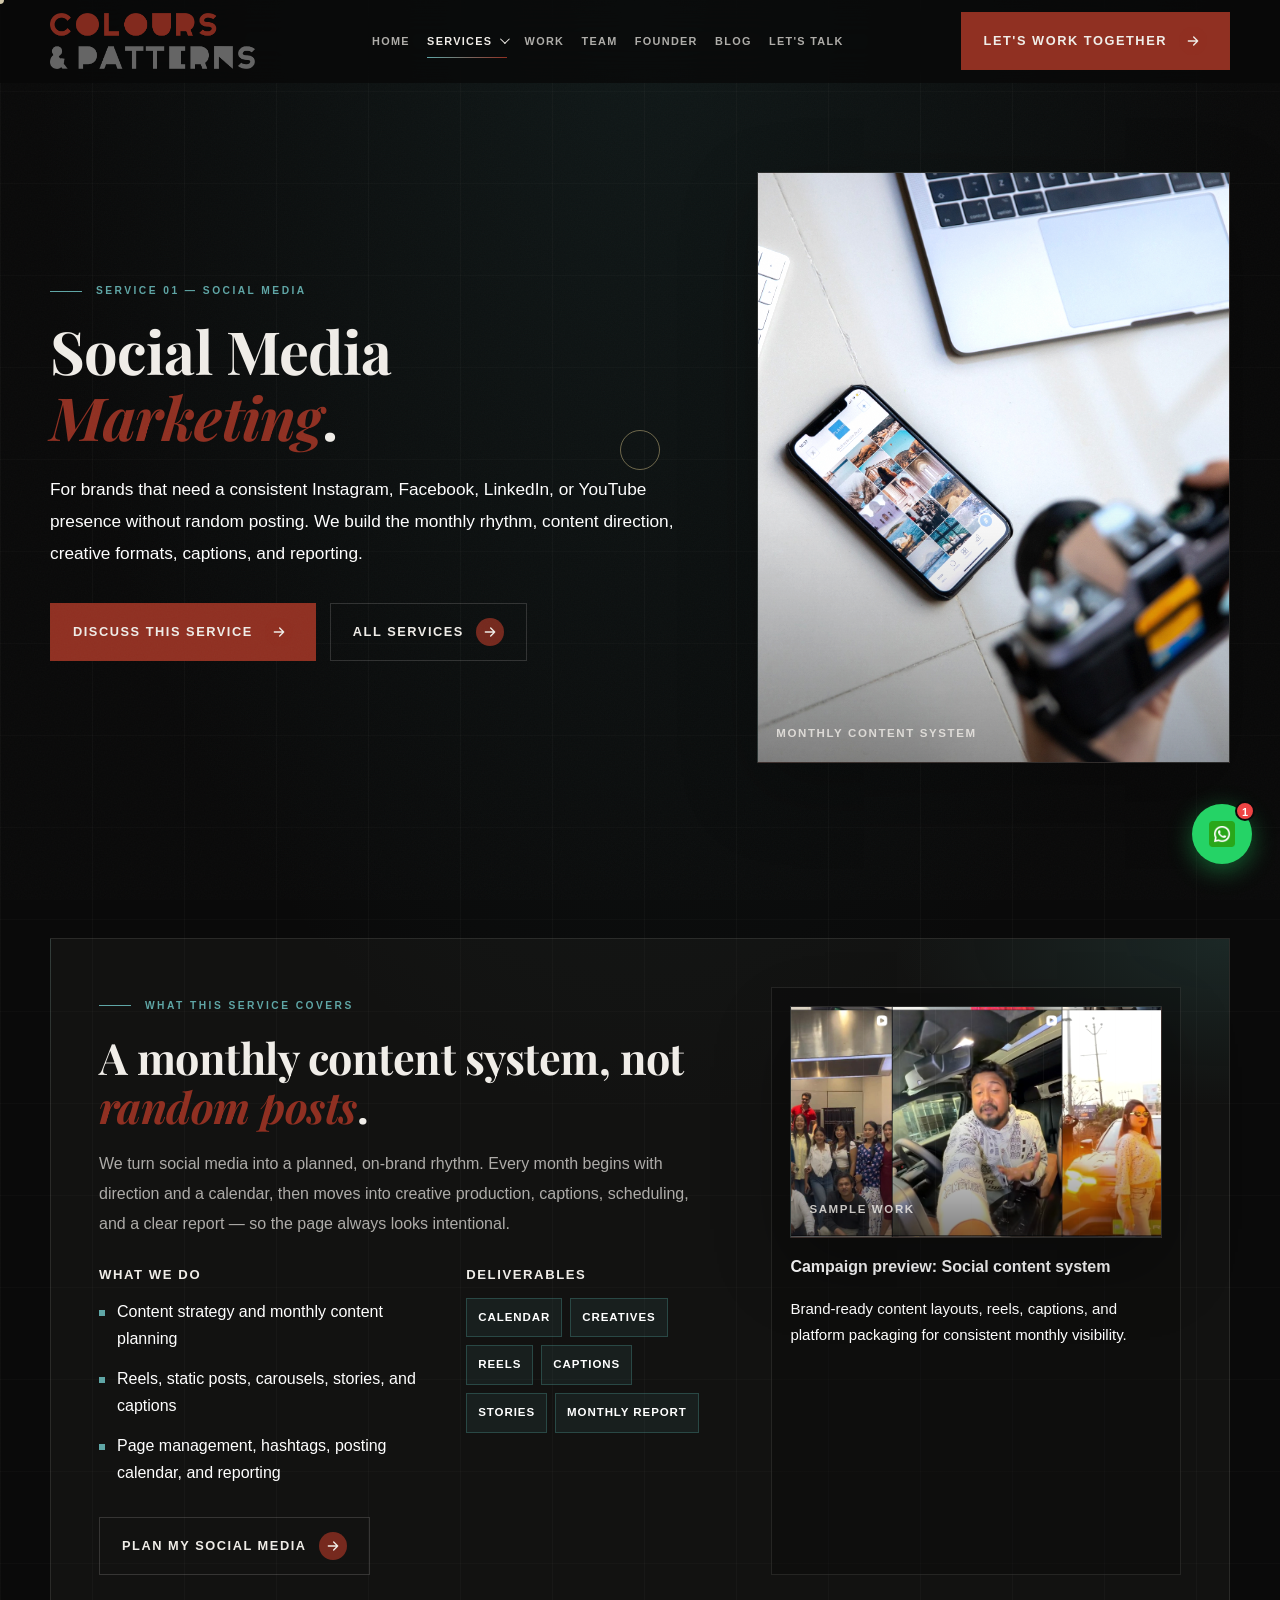
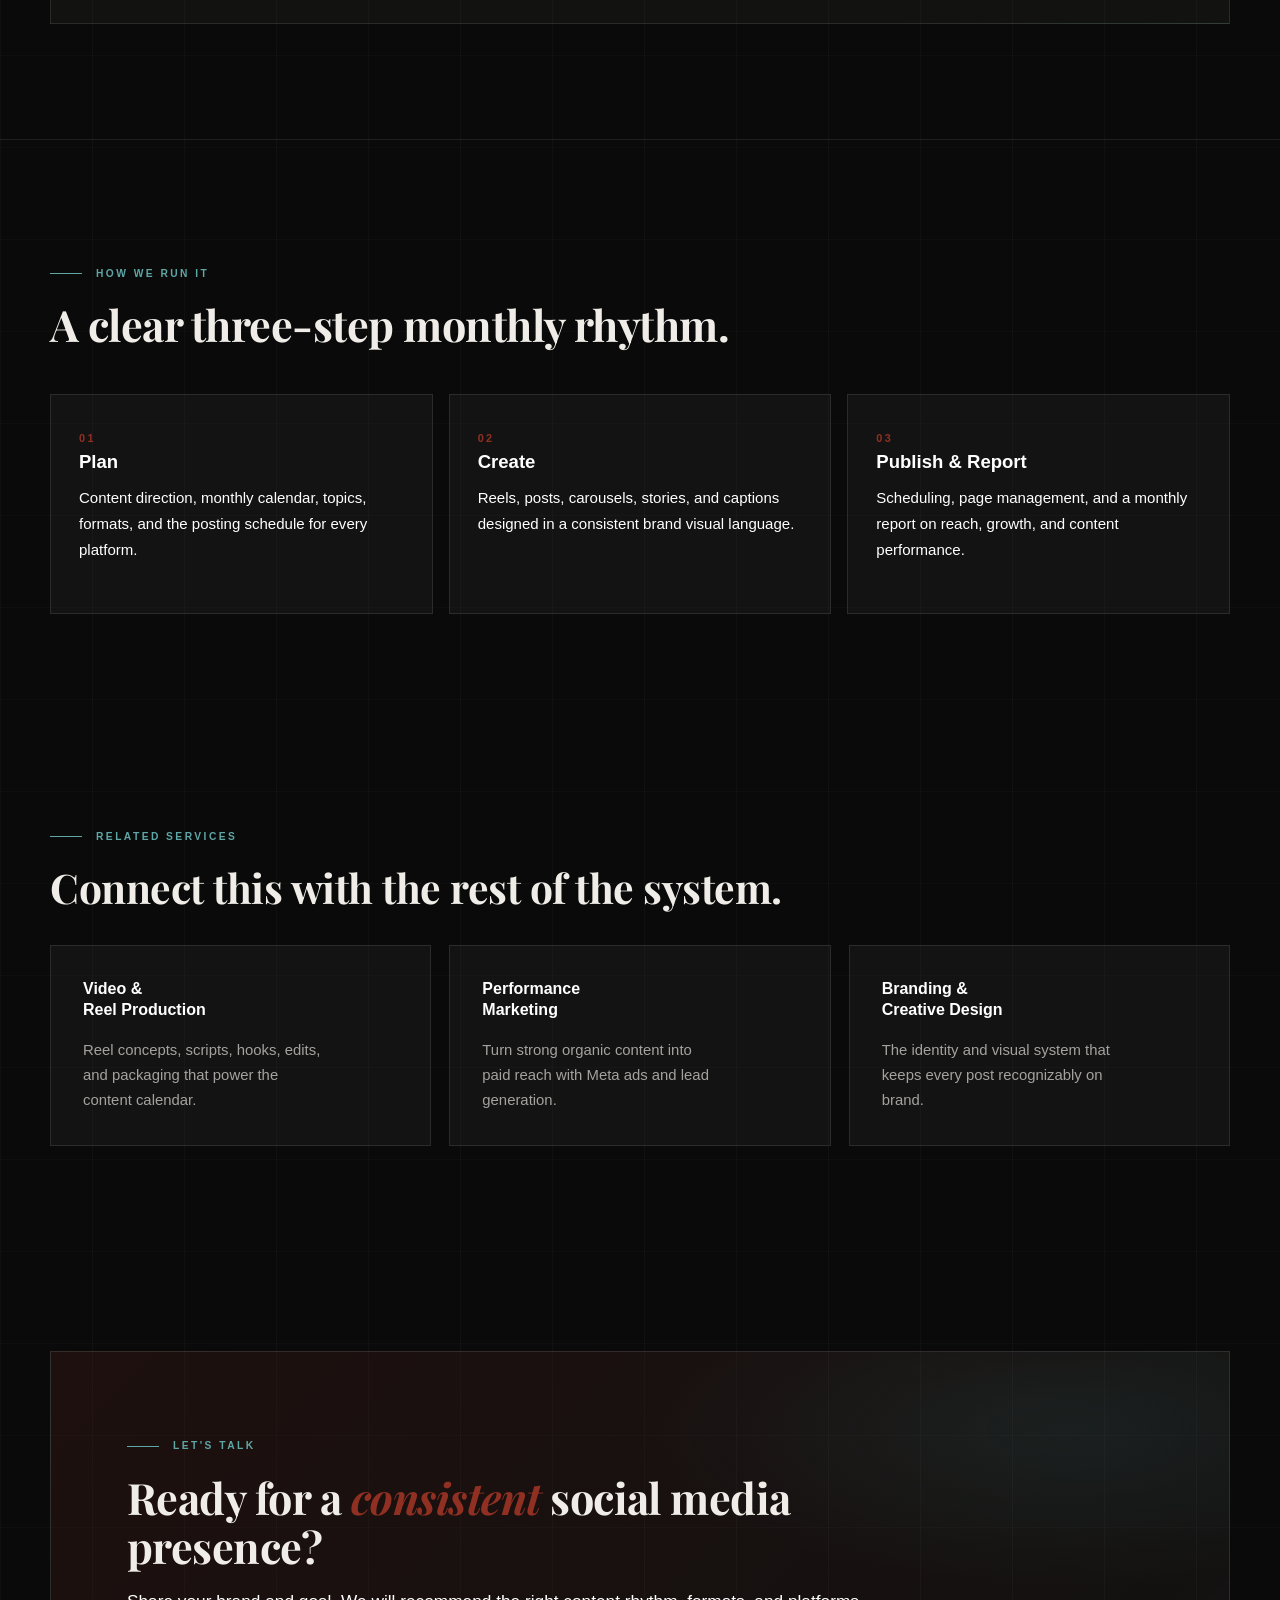
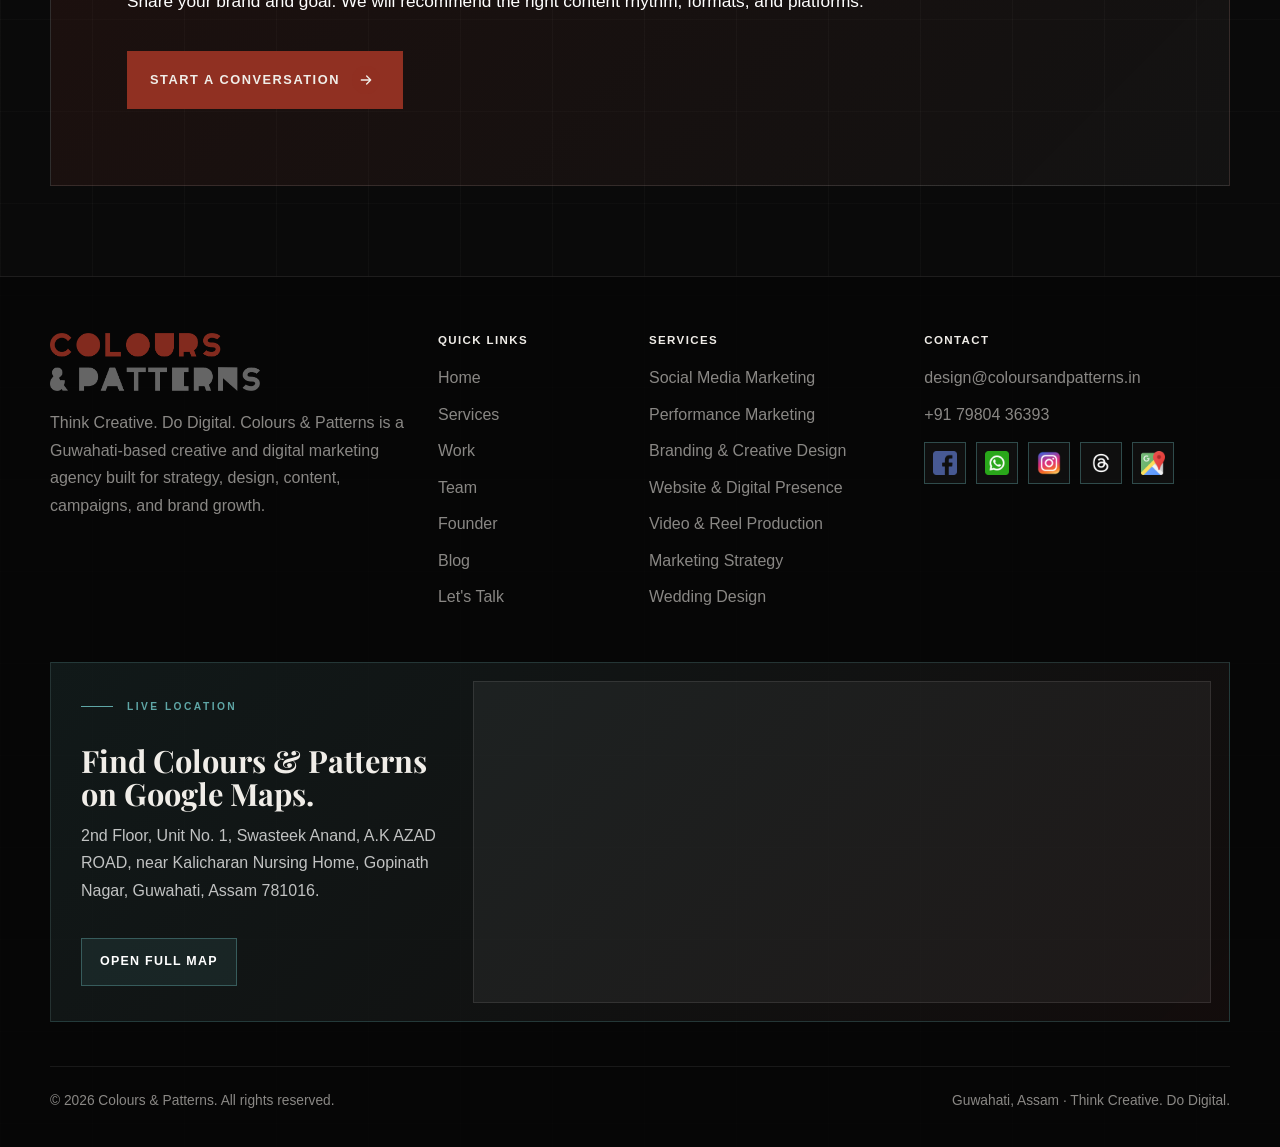
<file: social-media-marketing.html>
﻿<!DOCTYPE html>
<html lang="en">
<head>
  <meta charset="UTF-8">
  <meta name="viewport" content="width=device-width, initial-scale=1.0">
  <title>Social Media Marketing | Colours & Patterns</title>
  <meta name="description" content="Social media marketing by Colours & Patterns — monthly content planning, reels, posts, stories, captions, page management, and reporting for Instagram, Facebook, LinkedIn, and YouTube.">
  <meta name="theme-color" content="#0a0a0a">
  <link rel="preload" as="image" href="website/logo.png">
  <link rel="preconnect" href="https://fonts.googleapis.com">
  <link rel="preconnect" href="https://fonts.gstatic.com" crossorigin>
  <link href="https://fonts.googleapis.com/css2?family=Playfair+Display:ital,wght@0,500;0,600;0,700;0,800;0,900;1,400;1,500;1,700&display=swap" rel="stylesheet">
  <link rel="stylesheet" href="site-assets/styles.css">
  <noscript><style>.site-loader{display:none}</style></noscript>
</head>
<body data-page="services">
  <div class="scroll-progress" data-scroll-progress aria-hidden="true"></div>
  <a class="skip-link" href="#main">Skip to content</a>
  <div class="site-loader" data-site-loader role="status" aria-live="polite" aria-label="Loading Colours & Patterns">
    <div class="loader-inner">
      <img class="loader-logo" src="website/logo.png" alt="Colours & Patterns">
      <div class="loader-line" aria-hidden="true"><span class="loader-line-fill"></span></div>
      <div class="loader-foot">
        <span class="loader-count"><span data-loader-count>0</span><i>%</i></span>
        <span class="loader-tag">Think Creative. Do Digital.</span>
      </div>
    </div>
  </div>
  <div class="cursor-dot" aria-hidden="true"></div>
  <div class="cursor-ring" aria-hidden="true"></div>

  <header class="site-header" data-header>
    <div class="nav-wrap">
      <a class="brand" href="index.html" aria-label="Colours & Patterns home">
        <img class="brand-logo" src="website/logo.png" alt="Colours & Patterns">
      </a>
      <nav class="nav-links" aria-label="Primary navigation">
        <a href="index.html">Home</a>
        <div class="nav-dropdown" data-services-dropdown>
          <button class="nav-dropdown-toggle is-active" type="button" aria-expanded="false" aria-controls="services-menu" data-services-toggle>
            <span>Services</span><span class="nav-chevron" aria-hidden="true"></span>
          </button>
          <div class="nav-dropdown-menu" id="services-menu" role="menu" aria-label="Service pages">
            <a href="services.html" role="menuitem">All Services</a>
            <a class="is-active" href="social-media-marketing.html" role="menuitem">Social Media Marketing</a>
            <a href="performance-marketing.html" role="menuitem">Performance Marketing</a>
            <a href="branding-and-creative-design.html" role="menuitem">Branding &amp; Creative Design</a>
            <a href="website-and-digital-presence.html" role="menuitem">Website &amp; Digital Presence</a>
            <a href="video-and-reel-production.html" role="menuitem">Video &amp; Reel Production</a>
            <a href="marketing-strategy.html" role="menuitem">Marketing Strategy</a>
            <a href="wedding-design.html" role="menuitem">Wedding Design</a>
          </div>
        </div>
        <a href="results.html">Work</a>
        <a href="team.html">Team</a>
        <a href="founder.html">Founder</a>
        <a href="blog.html">Blog</a>
        <a href="lets-talk.html">Let's Talk</a>
      </nav>
      <div class="nav-actions">
        <a class="btn nav-cta primary" href="lets-talk.html"><span>Let's Work Together</span><span class="btn-icon" aria-hidden="true"><svg viewBox="0 0 24 24"><path d="M5 12h14M13 6l6 6-6 6" fill="none" stroke="currentColor" stroke-width="2" stroke-linecap="round" stroke-linejoin="round"/></svg></span></a>
        <button class="menu-toggle" type="button" aria-label="Open menu" aria-expanded="false" data-menu-toggle>
          <span></span><span></span><span></span>
        </button>
      </div>
    </div>
  </header>

  <main id="main">
    <section class="hero compact-hero" aria-labelledby="page-title">
      <div class="container hero-grid">
        <div class="reveal">
          <p class="eyebrow">Service 01 — Social Media</p>
          <h1 id="page-title">Social Media <em>Marketing</em>.</h1>
          <p class="lead">For brands that need a consistent Instagram, Facebook, LinkedIn, or YouTube presence without random posting. We build the monthly rhythm, content direction, creative formats, captions, and reporting.</p>
          <div class="hero-actions">
            <a class="btn primary" href="lets-talk.html"><span>Discuss This Service</span><span class="btn-icon" aria-hidden="true"><svg viewBox="0 0 24 24"><path d="M5 12h14M13 6l6 6-6 6" fill="none" stroke="currentColor" stroke-width="2" stroke-linecap="round" stroke-linejoin="round"/></svg></span></a>
            <a class="btn secondary" href="services.html"><span>All Services</span><span class="btn-icon" aria-hidden="true"><svg viewBox="0 0 24 24"><path d="M5 12h14M13 6l6 6-6 6" fill="none" stroke="currentColor" stroke-width="2" stroke-linecap="round" stroke-linejoin="round"/></svg></span></a>
          </div>
        </div>
        <div class="reveal">
          <figure class="image-frame hero-visual">
            <img src="site-assets/pdf-images/pdf-jpeg-047.jpg" alt="Social media content campaign work by Colours and Patterns" loading="eager">
            <figcaption>Monthly Content System</figcaption>
          </figure>
        </div>
      </div>
    </section>

    <section class="section service-stack" aria-labelledby="detail-title">
      <div class="container">
        <article class="service-detail reveal">
          <div class="service-detail-grid">
            <div class="service-copy">
              <p class="section-kicker">What this service covers</p>
              <h2 id="detail-title">A monthly content system, not <em>random posts</em>.</h2>
              <p>We turn social media into a planned, on-brand rhythm. Every month begins with direction and a calendar, then moves into creative production, captions, scheduling, and a clear report — so the page always looks intentional.</p>
              <div class="service-columns">
                <div><h3>What we do</h3><ul class="deliverable-list"><li>Content strategy and monthly content planning</li><li>Reels, static posts, carousels, stories, and captions</li><li>Page management, hashtags, posting calendar, and reporting</li></ul></div>
                <div><h3>Deliverables</h3><ul class="pill-list"><li>Calendar</li><li>Creatives</li><li>Reels</li><li>Captions</li><li>Stories</li><li>Monthly report</li></ul></div>
              </div>
              <a class="btn secondary" href="lets-talk.html"><span>Plan My Social Media</span><span class="btn-icon" aria-hidden="true"><svg viewBox="0 0 24 24"><path d="M5 12h14M13 6l6 6-6 6" fill="none" stroke="currentColor" stroke-width="2" stroke-linecap="round" stroke-linejoin="round"/></svg></span></a>
            </div>
            <aside class="case-preview">
              <figure class="image-frame ratio-wide"><img src="site-assets/pdf-images/pdf-jpeg-048.jpg" alt="Social media content layout preview" loading="lazy"><figcaption>Sample Work</figcaption></figure>
              <h3>Campaign preview: Social content system</h3>
              <p>Brand-ready content layouts, reels, captions, and platform packaging for consistent monthly visibility.</p>
            </aside>
          </div>
        </article>
      </div>
    </section>

    <section class="section section-divider" aria-labelledby="approach-title">
      <div class="container">
        <div class="section-head reveal">
          <p class="section-kicker">How we run it</p>
          <h2 class="section-title" id="approach-title">A clear three-step monthly rhythm.</h2>
        </div>
        <div class="step-grid">
          <article class="process-card reveal"><span class="number">01</span><h3>Plan</h3><p>Content direction, monthly calendar, topics, formats, and the posting schedule for every platform.</p></article>
          <article class="process-card reveal"><span class="number">02</span><h3>Create</h3><p>Reels, posts, carousels, stories, and captions designed in a consistent brand visual language.</p></article>
          <article class="process-card reveal"><span class="number">03</span><h3>Publish &amp; Report</h3><p>Scheduling, page management, and a monthly report on reach, growth, and content performance.</p></article>
        </div>
      </div>
    </section>

    <section class="section related-services-section" aria-labelledby="related-title">
      <div class="container">
        <div class="section-head reveal">
          <p class="section-kicker">Related services</p>
          <h2 class="section-title" id="related-title">Connect this with the rest of the system.</h2>
        </div>
        <div class="link-grid">
          <a class="link-card reveal" href="video-and-reel-production.html"><h3>Video &amp; Reel Production</h3><p>Reel concepts, scripts, hooks, edits, and packaging that power the content calendar.</p></a>
          <a class="link-card reveal" href="performance-marketing.html"><h3>Performance Marketing</h3><p>Turn strong organic content into paid reach with Meta ads and lead generation.</p></a>
          <a class="link-card reveal" href="branding-and-creative-design.html"><h3>Branding &amp; Creative Design</h3><p>The identity and visual system that keeps every post recognizably on brand.</p></a>
        </div>
      </div>
    </section>

    <section class="section tight">
      <div class="container">
        <div class="cta-band reveal">
          <p class="section-kicker">Let's talk</p>
          <h2>Ready for a <em>consistent</em> social media presence?</h2>
          <p class="section-lede">Share your brand and goal. We will recommend the right content rhythm, formats, and platforms.</p>
          <div class="cta-actions"><a class="btn primary" href="lets-talk.html"><span>Start a Conversation</span><span class="btn-icon" aria-hidden="true"><svg viewBox="0 0 24 24"><path d="M5 12h14M13 6l6 6-6 6" fill="none" stroke="currentColor" stroke-width="2" stroke-linecap="round" stroke-linejoin="round"/></svg></span></a></div>
        </div>
      </div>
    </section>
  </main>

  <footer class="site-footer">
    <div class="container">
      <div class="footer-grid">
        <div>
          <img class="footer-logo" src="website/logo.png" alt="Colours & Patterns">
          <p>Think Creative. Do Digital. Colours & Patterns is a Guwahati-based creative and digital marketing agency built for strategy, design, content, campaigns, and brand growth.</p>
        </div>
        <div>
          <h3>Quick links</h3>
          <a href="index.html">Home</a>
          <a href="services.html">Services</a>
          <a href="results.html">Work</a>
          <a href="team.html">Team</a>
          <a href="founder.html">Founder</a>
        <a href="blog.html">Blog</a>
        <a href="lets-talk.html">Let's Talk</a>
        </div>
        <div>
          <h3>Services</h3>
          <a href="social-media-marketing.html">Social Media Marketing</a>
          <a href="performance-marketing.html">Performance Marketing</a>
          <a href="branding-and-creative-design.html">Branding &amp; Creative Design</a>
          <a href="website-and-digital-presence.html">Website &amp; Digital Presence</a>
          <a href="video-and-reel-production.html">Video &amp; Reel Production</a>
          <a href="marketing-strategy.html">Marketing Strategy</a>
          <a href="wedding-design.html">Wedding Design</a>
        </div>
        <div>
          <h3>Contact</h3>
          <a href="mailto:design@coloursandpatterns.in">design@coloursandpatterns.in</a>
          <a href="tel:+917980436393">+91 79804 36393</a>
          <div class="social-logo-links" aria-label="Social and location links">
            <a class="social-logo-link" href="https://www.facebook.com/coloursandpatterns/" target="_blank" rel="noopener" aria-label="Facebook"><img class="social-logo" src="site-assets/social-icons/facebook.png" alt="" width="24" height="24" loading="lazy"><span>Facebook</span></a>
            <a class="social-logo-link" href="https://wa.me/917980436393?text=Hi%20Colours%20%26%20Patterns%2C%20I%20want%20to%20discuss%20a%20project%20and%20explore%20how%20we%20can%20work%20together." target="_blank" rel="noopener" aria-label="WhatsApp"><img class="social-logo" src="site-assets/social-icons/whatsapp.png" alt="" width="24" height="24" loading="lazy"><span>WhatsApp</span></a>
            <a class="social-logo-link" href="https://www.instagram.com/coloursandpatterns_/" target="_blank" rel="noopener" aria-label="Instagram"><img class="social-logo" src="site-assets/social-icons/instagram.png" alt="" width="24" height="24" loading="lazy"><span>Insta</span></a>
            <a class="social-logo-link" href="https://www.threads.com/@coloursandpatterns_" target="_blank" rel="noopener" aria-label="Threads"><img class="social-logo" src="site-assets/social-icons/threads-square.png" alt="" width="24" height="24" loading="lazy"><span>Threads</span></a>
            <a class="social-logo-link" href="https://www.google.com/maps/place/Colours+and+Patterns/@26.1625644,91.7429782,15.75z/data=!4m6!3m5!1s0x375a5bb6634c8951:0xe9c1a46cdf760750!8m2!3d26.1623664!4d91.7445813!16s%2Fg%2F11h25ltyyt!18m1!1e1?entry=ttu&amp;g_ep=EgoyMDI2MDUyMC4wIKXMDSoASAFQAw%3D%3D" target="_blank" rel="noopener" aria-label="Google Maps"><img class="social-logo" src="site-assets/social-icons/google-maps.png" alt="" width="24" height="24" loading="lazy"><span>Google Maps</span></a>
          </div>
        </div>
      </div>
      <div class="footer-live-map" aria-label="Live Google Maps location for Colours and Patterns">
        <div class="footer-map-copy">
          <span class="eyebrow">Live location</span>
          <h3>Find Colours &amp; Patterns on Google Maps.</h3>
          <p>2nd Floor, Unit No. 1, Swasteek Anand, A.K AZAD ROAD, near Kalicharan Nursing Home, Gopinath Nagar, Guwahati, Assam 781016.</p>
          <a class="footer-map-link" href="https://www.google.com/maps/place/Colours+and+Patterns/@26.1625644,91.7429782,15.75z/data=!4m6!3m5!1s0x375a5bb6634c8951:0xe9c1a46cdf760750!8m2!3d26.1623664!4d91.7445813!16s%2Fg%2F11h25ltyyt!18m1!1e1?entry=ttu&amp;g_ep=EgoyMDI2MDUyMC4wIKXMDSoASAFQAw%3D%3D" target="_blank" rel="noopener">Open full map</a>
        </div>
        <div class="footer-map-frame">
          <iframe title="Live Google Map for Colours and Patterns in Guwahati" src="https://maps.google.com/maps?width=100%25&amp;height=380&amp;hl=en&amp;q=26.1623664%2C91.7445813&amp;t=&amp;z=17&amp;ie=UTF8&amp;iwloc=B&amp;output=embed" loading="lazy" referrerpolicy="no-referrer-when-downgrade" allowfullscreen></iframe>
        </div>
      </div>
      <div class="footer-bottom">
        <span>&copy; <span data-year></span> Colours & Patterns. All rights reserved.</span>
        <span>Guwahati, Assam &middot; Think Creative. Do Digital.</span>
      </div>
    </div>
  </footer>
  <button class="wa-trigger" data-wa-trigger aria-label="Chat on WhatsApp" aria-expanded="false">
    <img src="site-assets/social-icons/whatsapp.png" alt="" width="26" height="26" loading="lazy">
    <span class="wa-trigger-badge" aria-hidden="true">1</span>
  </button>
  <div class="wa-card-wrap" data-wa-wrap aria-hidden="true">
    <div class="wa-card">
      <div class="wa-card-header">
        <div class="wa-avatar">
          <img src="site-assets/social-icons/whatsapp.png" alt="" width="22" height="22" loading="lazy">
        </div>
        <div class="wa-card-meta">
          <strong>Colours &amp; Patterns</strong>
          <span class="wa-status"><span class="wa-status-dot" aria-hidden="true"></span>Online</span>
        </div>
        <button class="wa-close" data-wa-close aria-label="Close chat"><svg viewBox="0 0 24 24" fill="none"><path d="M18 6L6 18M6 6l12 12" stroke="currentColor" stroke-width="2" stroke-linecap="round"/></svg></button>
      </div>
      <div class="wa-card-body">
        <div class="wa-bubble">
          <p>Hi there! &#x1F44B;</p>
          <span class="wa-time">Just now</span>
        </div>
        <div class="wa-bubble wa-bubble--delay">
          <p>Ready to discuss your next project? We&#x2019;d love to hear from you!</p>
          <span class="wa-time">Just now</span>
        </div>
      </div>
      <a class="wa-card-cta" href="https://wa.me/917980436393?text=Hi%20Colours%20%26%20Patterns%2C%20I%20want%20to%20discuss%20a%20project%20and%20explore%20how%20we%20can%20work%20together." target="_blank" rel="noopener">
        <svg viewBox="0 0 24 24" fill="currentColor"><path d="M.057 24l1.687-6.163c-1.041-1.804-1.588-3.849-1.587-5.946.003-6.556 5.338-11.891 11.893-11.891 3.181.001 6.167 1.24 8.413 3.488 2.245 2.248 3.481 5.236 3.48 8.414-.003 6.557-5.338 11.892-11.893 11.892-1.99-.001-3.951-.5-5.688-1.448l-6.305 1.654zm6.597-3.807c1.676.995 3.276 1.591 5.392 1.592 5.448 0 9.886-4.434 9.889-9.885.002-5.462-4.415-9.89-9.881-9.892-5.452 0-9.887 4.434-9.889 9.884-.001 2.225.651 3.891 1.746 5.634l-.999 3.648 3.742-.981zm11.387-5.464c-.074-.124-.272-.198-.57-.347-.297-.149-1.758-.868-2.031-.967-.272-.099-.47-.149-.669.149-.198.297-.768.967-.941 1.165-.173.198-.347.223-.644.074-.297-.149-1.255-.462-2.39-1.475-.883-.788-1.48-1.761-1.653-2.059-.173-.297-.018-.458.13-.606.134-.133.297-.347.446-.521.151-.172.2-.296.3-.495.099-.198.05-.372-.025-.521-.075-.148-.669-1.611-.916-2.206-.242-.579-.487-.501-.669-.51l-.57-.01c-.198 0-.52.074-.792.372s-1.04 1.016-1.04 2.479 1.065 2.876 1.213 3.074c.149.198 2.095 3.2 5.076 4.487.709.306 1.263.489 1.694.626.712.226 1.36.194 1.872.118.571-.085 1.758-.719 2.006-1.413.248-.695.248-1.29.173-1.414z"/></svg>
        <span>Start WhatsApp chat</span>
      </a>
    </div>
    <div class="wa-backdrop" data-wa-backdrop></div>
  </div>
  <script src="site-assets/app.js"></script>
</body>
</html>
</file>
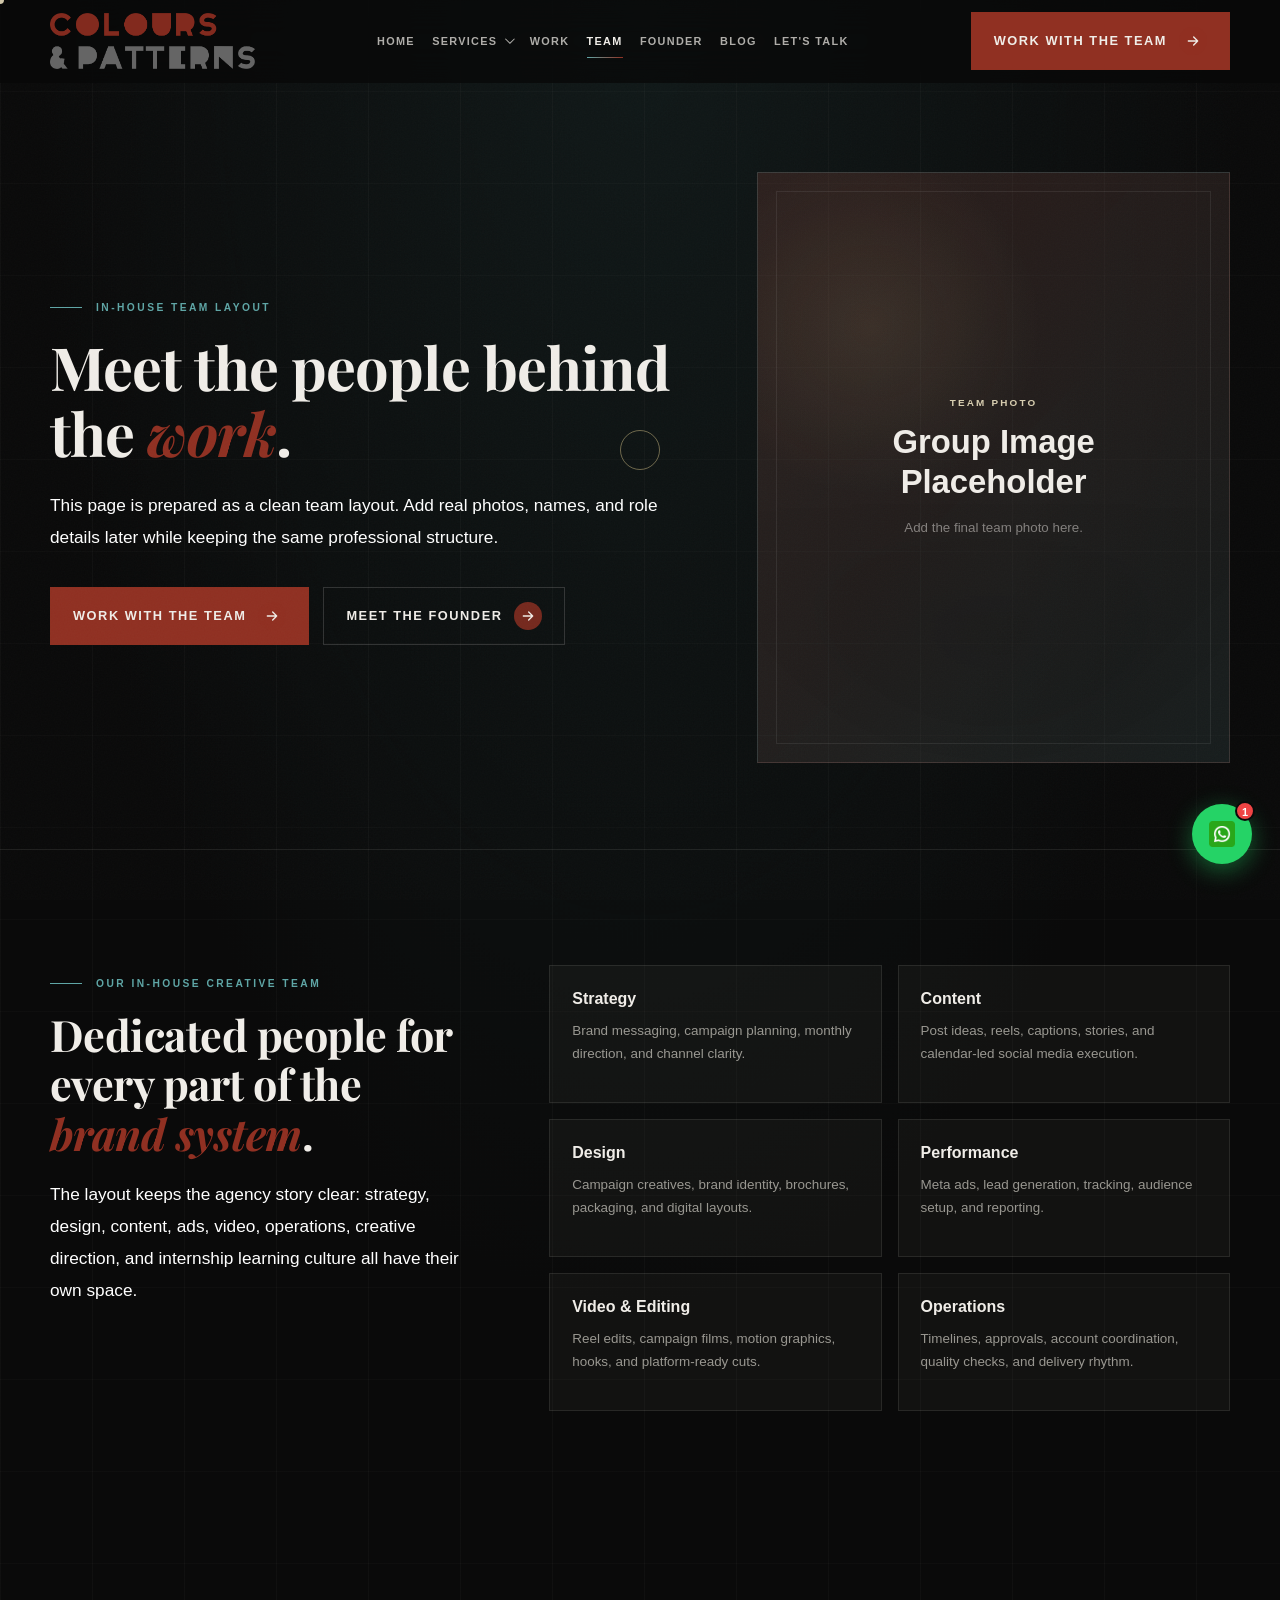
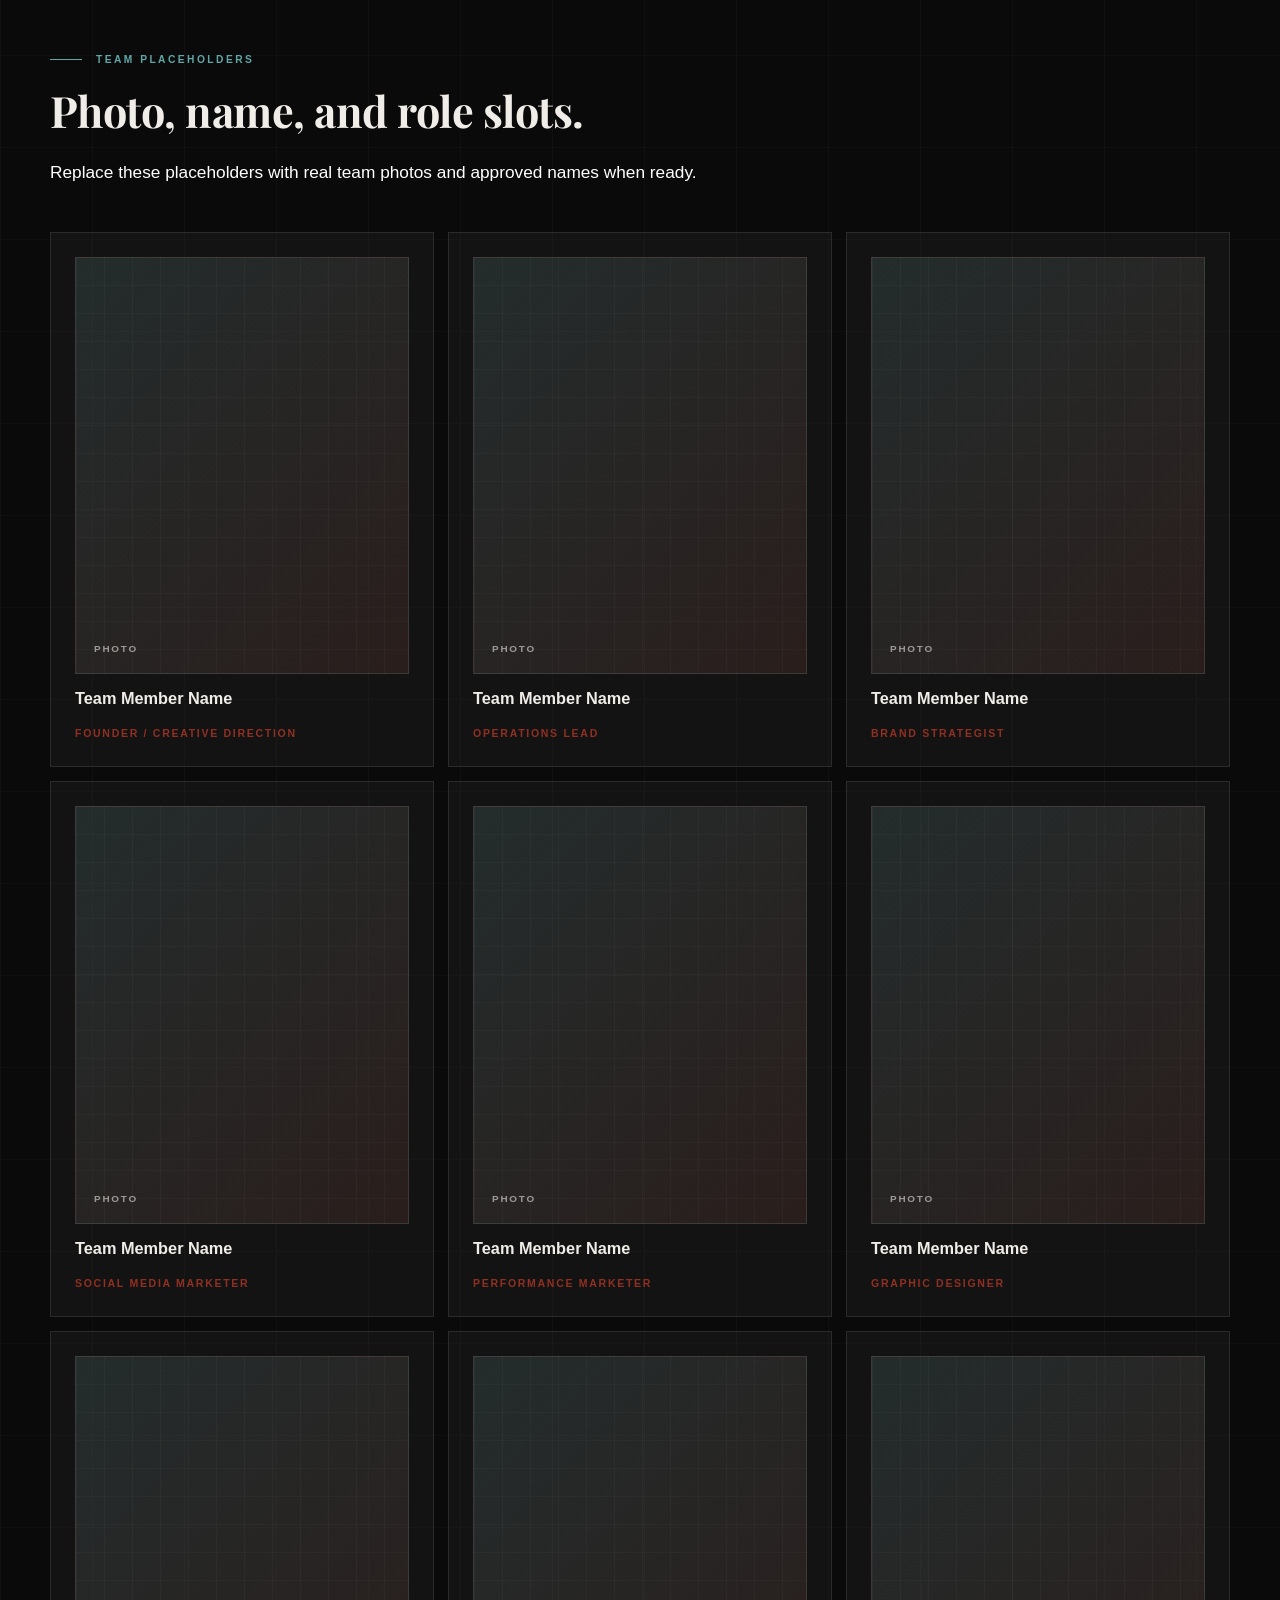
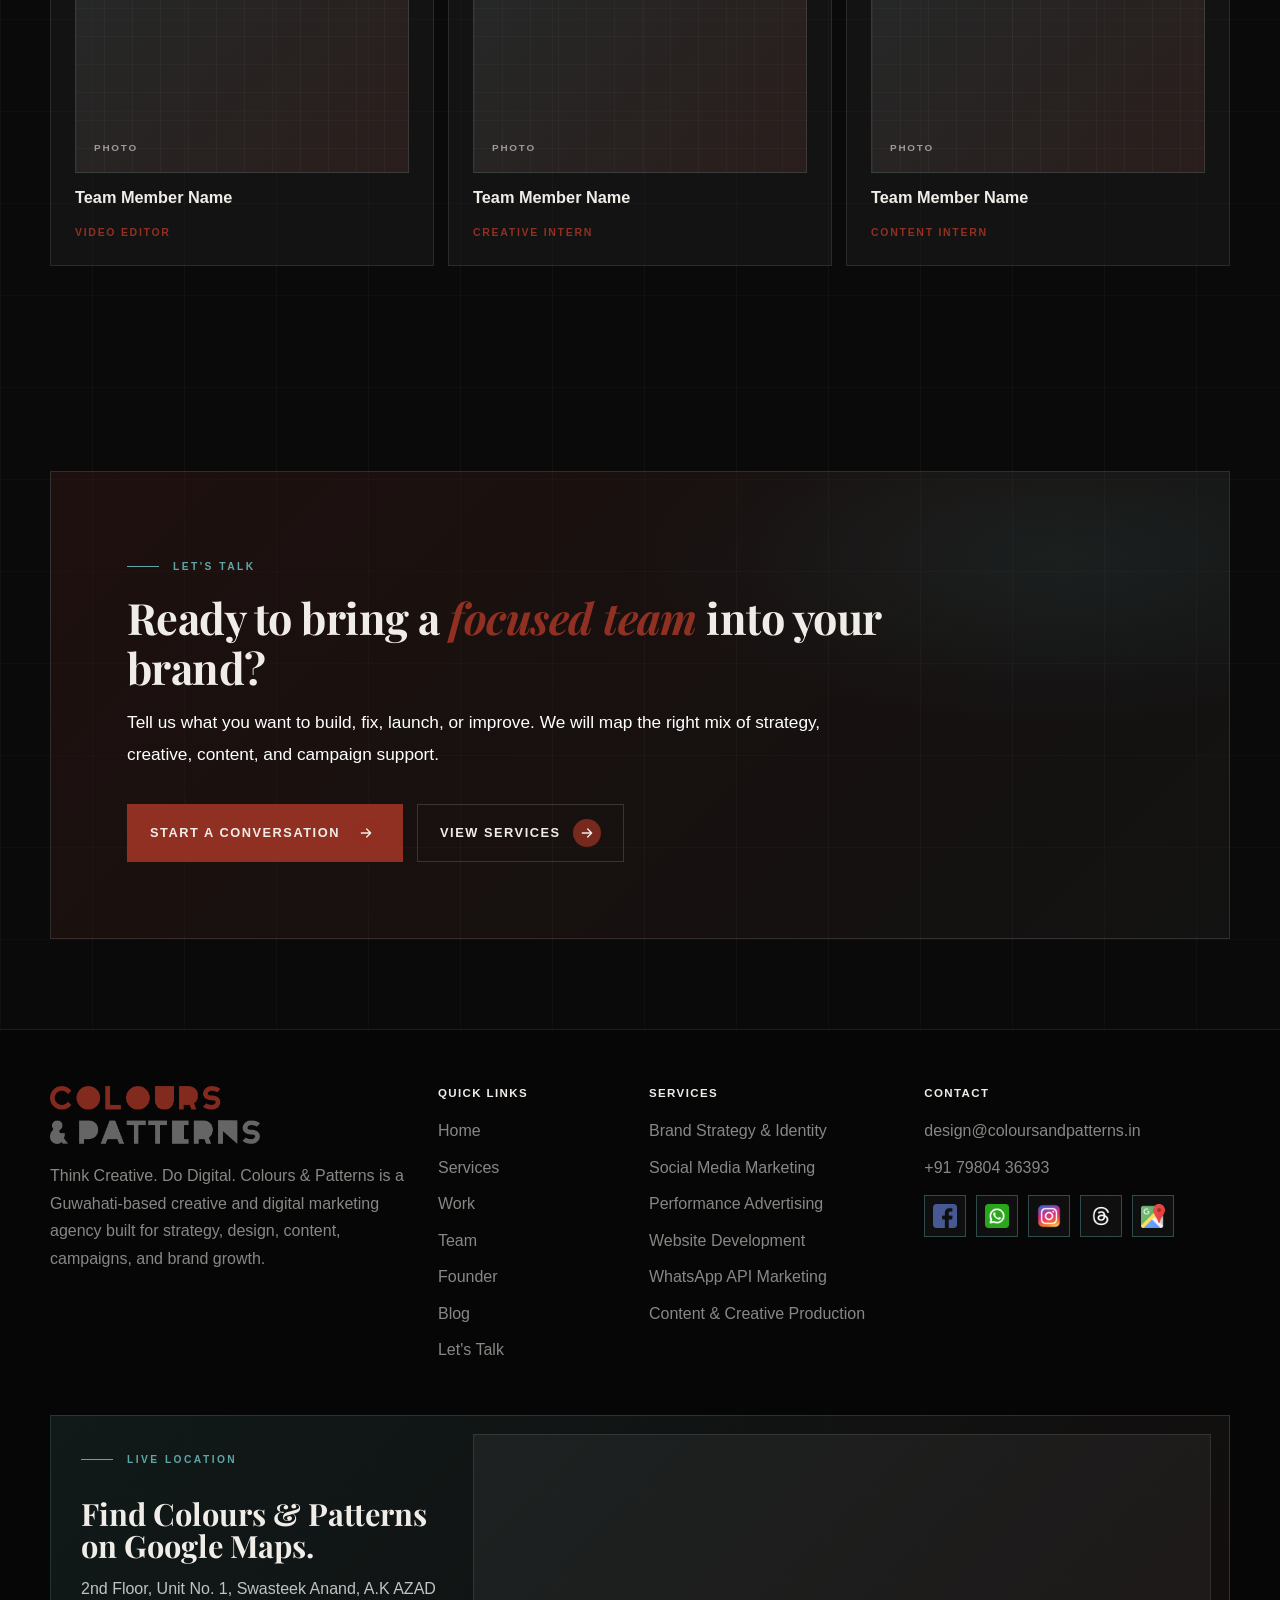
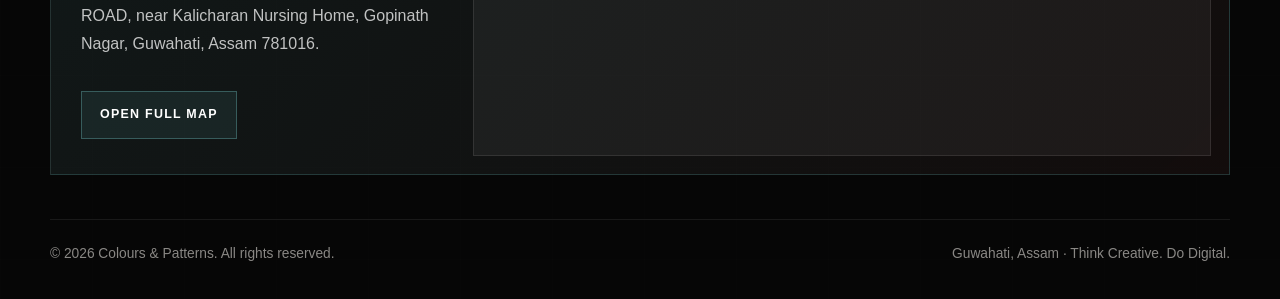
<file: team.html>
﻿<!DOCTYPE html>
<html lang="en">
<head>
  <meta charset="UTF-8">
  <meta name="viewport" content="width=device-width, initial-scale=1.0">
  <title>Team | Colours &amp; Patterns Creative Agency, Guwahati</title>
  <meta name="description" content="Team page layout for Colours & Patterns with placeholders for in-house strategy, design, content, ads, video, and operations team members.">
  <meta name="theme-color" content="#0a0a0a">
  <meta property="og:title" content="Team | Colours &amp; Patterns">
  <meta property="og:description" content="A clean placeholder team layout for future team photos, names, and roles.">
  <meta property="og:type" content="website">
  <link rel="preload" as="image" href="website/logo.png">
  <link rel="preconnect" href="https://fonts.googleapis.com">
  <link rel="preconnect" href="https://fonts.gstatic.com" crossorigin>
  <link href="https://fonts.googleapis.com/css2?family=Playfair+Display:ital,wght@0,500;0,600;0,700;0,800;0,900;1,400;1,500;1,700&display=swap" rel="stylesheet">
  <link rel="stylesheet" href="site-assets/styles.css">
  <noscript><style>.site-loader{display:none}</style></noscript>
</head>
<body data-page="team">
  <div class="scroll-progress" data-scroll-progress aria-hidden="true"></div>
  <a class="skip-link" href="#main">Skip to content</a>
  <div class="site-loader" data-site-loader role="status" aria-live="polite" aria-label="Loading Colours & Patterns">
    <div class="loader-inner">
      <img class="loader-logo" src="website/logo.png" alt="Colours & Patterns">
      <div class="loader-line" aria-hidden="true"><span class="loader-line-fill"></span></div>
      <div class="loader-foot">
        <span class="loader-count"><span data-loader-count>0</span><i>%</i></span>
        <span class="loader-tag">Think Creative. Do Digital.</span>
      </div>
    </div>
  </div>
  <div class="cursor-dot" aria-hidden="true"></div>
  <div class="cursor-ring" aria-hidden="true"></div>

  <header class="site-header" data-header>
    <div class="nav-wrap">
      <a class="brand" href="index.html" aria-label="Colours & Patterns home">
        <img class="brand-logo" src="website/logo.png" alt="Colours & Patterns">
      </a>
      <nav class="nav-links" aria-label="Primary navigation">
        <a href="index.html">Home</a>
        <div class="nav-dropdown" data-services-dropdown>
          <button class="nav-dropdown-toggle" type="button" aria-expanded="false" aria-controls="services-menu" data-services-toggle>
            <span>Services</span><span class="nav-chevron" aria-hidden="true"></span>
          </button>
          <div class="nav-dropdown-menu" id="services-menu" role="menu" aria-label="Service pages">
            <a href="services.html" role="menuitem">All Services</a>
            <a href="social-media-marketing.html" role="menuitem">Social Media Marketing</a>
            <a href="performance-marketing.html" role="menuitem">Performance Marketing</a>
            <a href="branding-and-creative-design.html" role="menuitem">Branding &amp; Creative Design</a>
            <a href="website-and-digital-presence.html" role="menuitem">Website &amp; Digital Presence</a>
            <a href="video-and-reel-production.html" role="menuitem">Video &amp; Reel Production</a>
            <a href="marketing-strategy.html" role="menuitem">Marketing Strategy</a>
            <a href="wedding-design.html" role="menuitem">Wedding Design</a>
          </div>
        </div>
        <a href="results.html">Work</a>
        <a class="is-active" href="team.html">Team</a>
        <a href="founder.html">Founder</a>
        <a href="blog.html">Blog</a>
        <a href="lets-talk.html">Let's Talk</a>
      </nav>
      <div class="nav-actions">
        <a class="btn nav-cta primary" href="lets-talk.html"><span>Work With the Team</span><span class="btn-icon" aria-hidden="true"><svg viewBox="0 0 24 24"><path d="M5 12h14M13 6l6 6-6 6" fill="none" stroke="currentColor" stroke-width="2" stroke-linecap="round" stroke-linejoin="round"/></svg></span></a>
        <button class="menu-toggle" type="button" aria-label="Open menu" aria-expanded="false" data-menu-toggle>
          <span></span><span></span><span></span>
        </button>
      </div>
    </div>
  </header>

  <main id="main">
    <section class="hero compact-hero" aria-labelledby="page-title">
      <div class="container hero-grid">
        <div class="reveal">
          <p class="eyebrow">In-house team layout</p>
          <h1 id="page-title">Meet the people behind the <em>work</em>.</h1>
          <p class="lead">This page is prepared as a clean team layout. Add real photos, names, and role details later while keeping the same professional structure.</p>
          <div class="hero-actions">
            <a class="btn primary" href="lets-talk.html"><span>Work With the Team</span><span class="btn-icon" aria-hidden="true"><svg viewBox="0 0 24 24"><path d="M5 12h14M13 6l6 6-6 6" fill="none" stroke="currentColor" stroke-width="2" stroke-linecap="round" stroke-linejoin="round"/></svg></span></a>
            <a class="btn secondary" href="founder.html"><span>Meet the Founder</span><span class="btn-icon" aria-hidden="true"><svg viewBox="0 0 24 24"><path d="M5 12h14M13 6l6 6-6 6" fill="none" stroke="currentColor" stroke-width="2" stroke-linecap="round" stroke-linejoin="round"/></svg></span></a>
          </div>
        </div>
        <div class="reveal">
          <div class="image-placeholder hero-visual" role="img" aria-label="Placeholder for team group photograph">
            <div class="placeholder-inner"><span>Team Photo</span><strong>Group Image Placeholder</strong><small>Add the final team photo here.</small></div>
          </div>
        </div>
      </div>
    </section>

    <section class="section section-divider" aria-labelledby="roles-title">
      <div class="container team-panel">
        <div class="reveal">
          <p class="section-kicker">Our in-house creative team</p>
          <h2 class="section-title" id="roles-title">Dedicated people for every part of the <em>brand system</em>.</h2>
          <p class="section-lede">The layout keeps the agency story clear: strategy, design, content, ads, video, operations, creative direction, and internship learning culture all have their own space.</p>
        </div>
        <div class="team-role-grid reveal">
          <article><strong>Strategy</strong><span>Brand messaging, campaign planning, monthly direction, and channel clarity.</span></article>
          <article><strong>Content</strong><span>Post ideas, reels, captions, stories, and calendar-led social media execution.</span></article>
          <article><strong>Design</strong><span>Campaign creatives, brand identity, brochures, packaging, and digital layouts.</span></article>
          <article><strong>Performance</strong><span>Meta ads, lead generation, tracking, audience setup, and reporting.</span></article>
          <article><strong>Video &amp; Editing</strong><span>Reel edits, campaign films, motion graphics, hooks, and platform-ready cuts.</span></article>
          <article><strong>Operations</strong><span>Timelines, approvals, account coordination, quality checks, and delivery rhythm.</span></article>
        </div>
      </div>
    </section>

    <section class="section" aria-labelledby="roster-title">
      <div class="container">
        <div class="section-head reveal">
          <p class="section-kicker">Team placeholders</p>
          <h2 class="section-title" id="roster-title">Photo, name, and role slots.</h2>
          <p class="section-lede">Replace these placeholders with real team photos and approved names when ready.</p>
        </div>
        <div class="team-grid team-placeholder-grid">
          <article class="team-card reveal"><div class="team-photo-placeholder" role="img" aria-label="Placeholder for team member photo"></div><strong>Team Member Name</strong><span>Founder / Creative Direction</span></article>
          <article class="team-card reveal"><div class="team-photo-placeholder" role="img" aria-label="Placeholder for team member photo"></div><strong>Team Member Name</strong><span>Operations Lead</span></article>
          <article class="team-card reveal"><div class="team-photo-placeholder" role="img" aria-label="Placeholder for team member photo"></div><strong>Team Member Name</strong><span>Brand Strategist</span></article>
          <article class="team-card reveal"><div class="team-photo-placeholder" role="img" aria-label="Placeholder for team member photo"></div><strong>Team Member Name</strong><span>Social Media Marketer</span></article>
          <article class="team-card reveal"><div class="team-photo-placeholder" role="img" aria-label="Placeholder for team member photo"></div><strong>Team Member Name</strong><span>Performance Marketer</span></article>
          <article class="team-card reveal"><div class="team-photo-placeholder" role="img" aria-label="Placeholder for team member photo"></div><strong>Team Member Name</strong><span>Graphic Designer</span></article>
          <article class="team-card reveal"><div class="team-photo-placeholder" role="img" aria-label="Placeholder for team member photo"></div><strong>Team Member Name</strong><span>Video Editor</span></article>
          <article class="team-card reveal"><div class="team-photo-placeholder" role="img" aria-label="Placeholder for team member photo"></div><strong>Team Member Name</strong><span>Creative Intern</span></article>
          <article class="team-card reveal"><div class="team-photo-placeholder" role="img" aria-label="Placeholder for team member photo"></div><strong>Team Member Name</strong><span>Content Intern</span></article>
        </div>
      </div>
    </section>

    <section class="section tight">
      <div class="container">
        <div class="cta-band reveal">
          <p class="section-kicker">Let's talk</p>
          <h2>Ready to bring a <em>focused team</em> into your brand?</h2>
          <p class="section-lede">Tell us what you want to build, fix, launch, or improve. We will map the right mix of strategy, creative, content, and campaign support.</p>
          <div class="cta-actions">
            <a class="btn primary" href="lets-talk.html"><span>Start a Conversation</span><span class="btn-icon" aria-hidden="true"><svg viewBox="0 0 24 24"><path d="M5 12h14M13 6l6 6-6 6" fill="none" stroke="currentColor" stroke-width="2" stroke-linecap="round" stroke-linejoin="round"/></svg></span></a>
            <a class="btn secondary" href="services.html"><span>View Services</span><span class="btn-icon" aria-hidden="true"><svg viewBox="0 0 24 24"><path d="M5 12h14M13 6l6 6-6 6" fill="none" stroke="currentColor" stroke-width="2" stroke-linecap="round" stroke-linejoin="round"/></svg></span></a>
          </div>
        </div>
      </div>
    </section>
  </main>

  <footer class="site-footer">
    <div class="container">
      <div class="footer-grid">
        <div>
          <img class="footer-logo" src="website/logo.png" alt="Colours & Patterns">
          <p>Think Creative. Do Digital. Colours &amp; Patterns is a Guwahati-based creative and digital marketing agency built for strategy, design, content, campaigns, and brand growth.</p>
        </div>
        <div>
          <h3>Quick links</h3>
          <a href="index.html">Home</a>
          <a href="services.html">Services</a>
          <a href="results.html">Work</a>
          <a href="team.html">Team</a>
          <a href="founder.html">Founder</a>
          <a href="blog.html">Blog</a>
          <a href="lets-talk.html">Let's Talk</a>
        </div>
        <div>
          <h3>Services</h3>
          <a href="branding-and-creative-design.html">Brand Strategy &amp; Identity</a>
          <a href="social-media-marketing.html">Social Media Marketing</a>
          <a href="performance-marketing.html">Performance Advertising</a>
          <a href="website-and-digital-presence.html">Website Development</a>
          <a href="marketing-strategy.html">WhatsApp API Marketing</a>
          <a href="video-and-reel-production.html">Content &amp; Creative Production</a>
        </div>
        <div>
          <h3>Contact</h3>
          <a href="mailto:design@coloursandpatterns.in">design@coloursandpatterns.in</a>
          <a href="tel:+917980436393">+91 79804 36393</a>
          <div class="social-logo-links" aria-label="Social and location links">
            <a class="social-logo-link" href="https://www.facebook.com/coloursandpatterns/" target="_blank" rel="noopener" aria-label="Facebook"><img class="social-logo" src="site-assets/social-icons/facebook.png" alt="" width="24" height="24" loading="lazy"><span>Facebook</span></a>
            <a class="social-logo-link" href="https://wa.me/917980436393?text=Hi%20Colours%20%26%20Patterns%2C%20I%20want%20to%20discuss%20a%20project%20and%20explore%20how%20we%20can%20work%20together." target="_blank" rel="noopener" aria-label="WhatsApp"><img class="social-logo" src="site-assets/social-icons/whatsapp.png" alt="" width="24" height="24" loading="lazy"><span>WhatsApp</span></a>
            <a class="social-logo-link" href="https://www.instagram.com/coloursandpatterns_/" target="_blank" rel="noopener" aria-label="Instagram"><img class="social-logo" src="site-assets/social-icons/instagram.png" alt="" width="24" height="24" loading="lazy"><span>Insta</span></a>
            <a class="social-logo-link" href="https://www.threads.com/@coloursandpatterns_" target="_blank" rel="noopener" aria-label="Threads"><img class="social-logo" src="site-assets/social-icons/threads-square.png" alt="" width="24" height="24" loading="lazy"><span>Threads</span></a>
            <a class="social-logo-link" href="https://www.google.com/maps/place/Colours+and+Patterns/@26.1625644,91.7429782,15.75z/data=!4m6!3m5!1s0x375a5bb6634c8951:0xe9c1a46cdf760750!8m2!3d26.1623664!4d91.7445813!16s%2Fg%2F11h25ltyyt!18m1!1e1?entry=ttu&amp;g_ep=EgoyMDI2MDUyMC4wIKXMDSoASAFQAw%3D%3D" target="_blank" rel="noopener" aria-label="Google Maps"><img class="social-logo" src="site-assets/social-icons/google-maps.png" alt="" width="24" height="24" loading="lazy"><span>Google Maps</span></a>
          </div>
        </div>
      </div>
      <div class="footer-live-map" aria-label="Live Google Maps location for Colours and Patterns">
        <div class="footer-map-copy">
          <span class="eyebrow">Live location</span>
          <h3>Find Colours &amp; Patterns on Google Maps.</h3>
          <p>2nd Floor, Unit No. 1, Swasteek Anand, A.K AZAD ROAD, near Kalicharan Nursing Home, Gopinath Nagar, Guwahati, Assam 781016.</p>
          <a class="footer-map-link" href="https://www.google.com/maps/place/Colours+and+Patterns/@26.1625644,91.7429782,15.75z/data=!4m6!3m5!1s0x375a5bb6634c8951:0xe9c1a46cdf760750!8m2!3d26.1623664!4d91.7445813!16s%2Fg%2F11h25ltyyt!18m1!1e1?entry=ttu&amp;g_ep=EgoyMDI2MDUyMC4wIKXMDSoASAFQAw%3D%3D" target="_blank" rel="noopener">Open full map</a>
        </div>
        <div class="footer-map-frame">
          <iframe title="Live Google Map for Colours and Patterns in Guwahati" src="https://maps.google.com/maps?width=100%25&amp;height=380&amp;hl=en&amp;q=26.1623664%2C91.7445813&amp;t=&amp;z=17&amp;ie=UTF8&amp;iwloc=B&amp;output=embed" loading="lazy" referrerpolicy="no-referrer-when-downgrade" allowfullscreen></iframe>
        </div>
      </div>
      <div class="footer-bottom">
        <span>&copy; <span data-year></span> Colours &amp; Patterns. All rights reserved.</span>
        <span>Guwahati, Assam &middot; Think Creative. Do Digital.</span>
      </div>
    </div>
  </footer>
  <button class="wa-trigger" data-wa-trigger aria-label="Chat on WhatsApp" aria-expanded="false">
    <img src="site-assets/social-icons/whatsapp.png" alt="" width="26" height="26" loading="lazy">
    <span class="wa-trigger-badge" aria-hidden="true">1</span>
  </button>
  <div class="wa-card-wrap" data-wa-wrap aria-hidden="true">
    <div class="wa-card">
      <div class="wa-card-header">
        <div class="wa-avatar">
          <img src="site-assets/social-icons/whatsapp.png" alt="" width="22" height="22" loading="lazy">
        </div>
        <div class="wa-card-meta">
          <strong>Colours &amp; Patterns</strong>
          <span class="wa-status"><span class="wa-status-dot" aria-hidden="true"></span>Online</span>
        </div>
        <button class="wa-close" data-wa-close aria-label="Close chat"><svg viewBox="0 0 24 24" fill="none"><path d="M18 6L6 18M6 6l12 12" stroke="currentColor" stroke-width="2" stroke-linecap="round"/></svg></button>
      </div>
      <div class="wa-card-body">
        <div class="wa-bubble">
          <p>Hi there! &#x1F44B;</p>
          <span class="wa-time">Just now</span>
        </div>
        <div class="wa-bubble wa-bubble--delay">
          <p>Ready to discuss your next project? We&#x2019;d love to hear from you!</p>
          <span class="wa-time">Just now</span>
        </div>
      </div>
      <a class="wa-card-cta" href="https://wa.me/917980436393?text=Hi%20Colours%20%26%20Patterns%2C%20I%20want%20to%20discuss%20a%20project%20and%20explore%20how%20we%20can%20work%20together." target="_blank" rel="noopener">
        <svg viewBox="0 0 24 24" fill="currentColor"><path d="M.057 24l1.687-6.163c-1.041-1.804-1.588-3.849-1.587-5.946.003-6.556 5.338-11.891 11.893-11.891 3.181.001 6.167 1.24 8.413 3.488 2.245 2.248 3.481 5.236 3.48 8.414-.003 6.557-5.338 11.892-11.893 11.892-1.99-.001-3.951-.5-5.688-1.448l-6.305 1.654zm6.597-3.807c1.676.995 3.276 1.591 5.392 1.592 5.448 0 9.886-4.434 9.889-9.885.002-5.462-4.415-9.89-9.881-9.892-5.452 0-9.887 4.434-9.889 9.884-.001 2.225.651 3.891 1.746 5.634l-.999 3.648 3.742-.981zm11.387-5.464c-.074-.124-.272-.198-.57-.347-.297-.149-1.758-.868-2.031-.967-.272-.099-.47-.149-.669.149-.198.297-.768.967-.941 1.165-.173.198-.347.223-.644.074-.297-.149-1.255-.462-2.39-1.475-.883-.788-1.48-1.761-1.653-2.059-.173-.297-.018-.458.13-.606.134-.133.297-.347.446-.521.151-.172.2-.296.3-.495.099-.198.05-.372-.025-.521-.075-.148-.669-1.611-.916-2.206-.242-.579-.487-.501-.669-.51l-.57-.01c-.198 0-.52.074-.792.372s-1.04 1.016-1.04 2.479 1.065 2.876 1.213 3.074c.149.198 2.095 3.2 5.076 4.487.709.306 1.263.489 1.694.626.712.226 1.36.194 1.872.118.571-.085 1.758-.719 2.006-1.413.248-.695.248-1.29.173-1.414z"/></svg>
        <span>Start WhatsApp chat</span>
      </a>
    </div>
    <div class="wa-backdrop" data-wa-backdrop></div>
  </div>
  <script src="site-assets/app.js"></script>
</body>
</html>
</file>
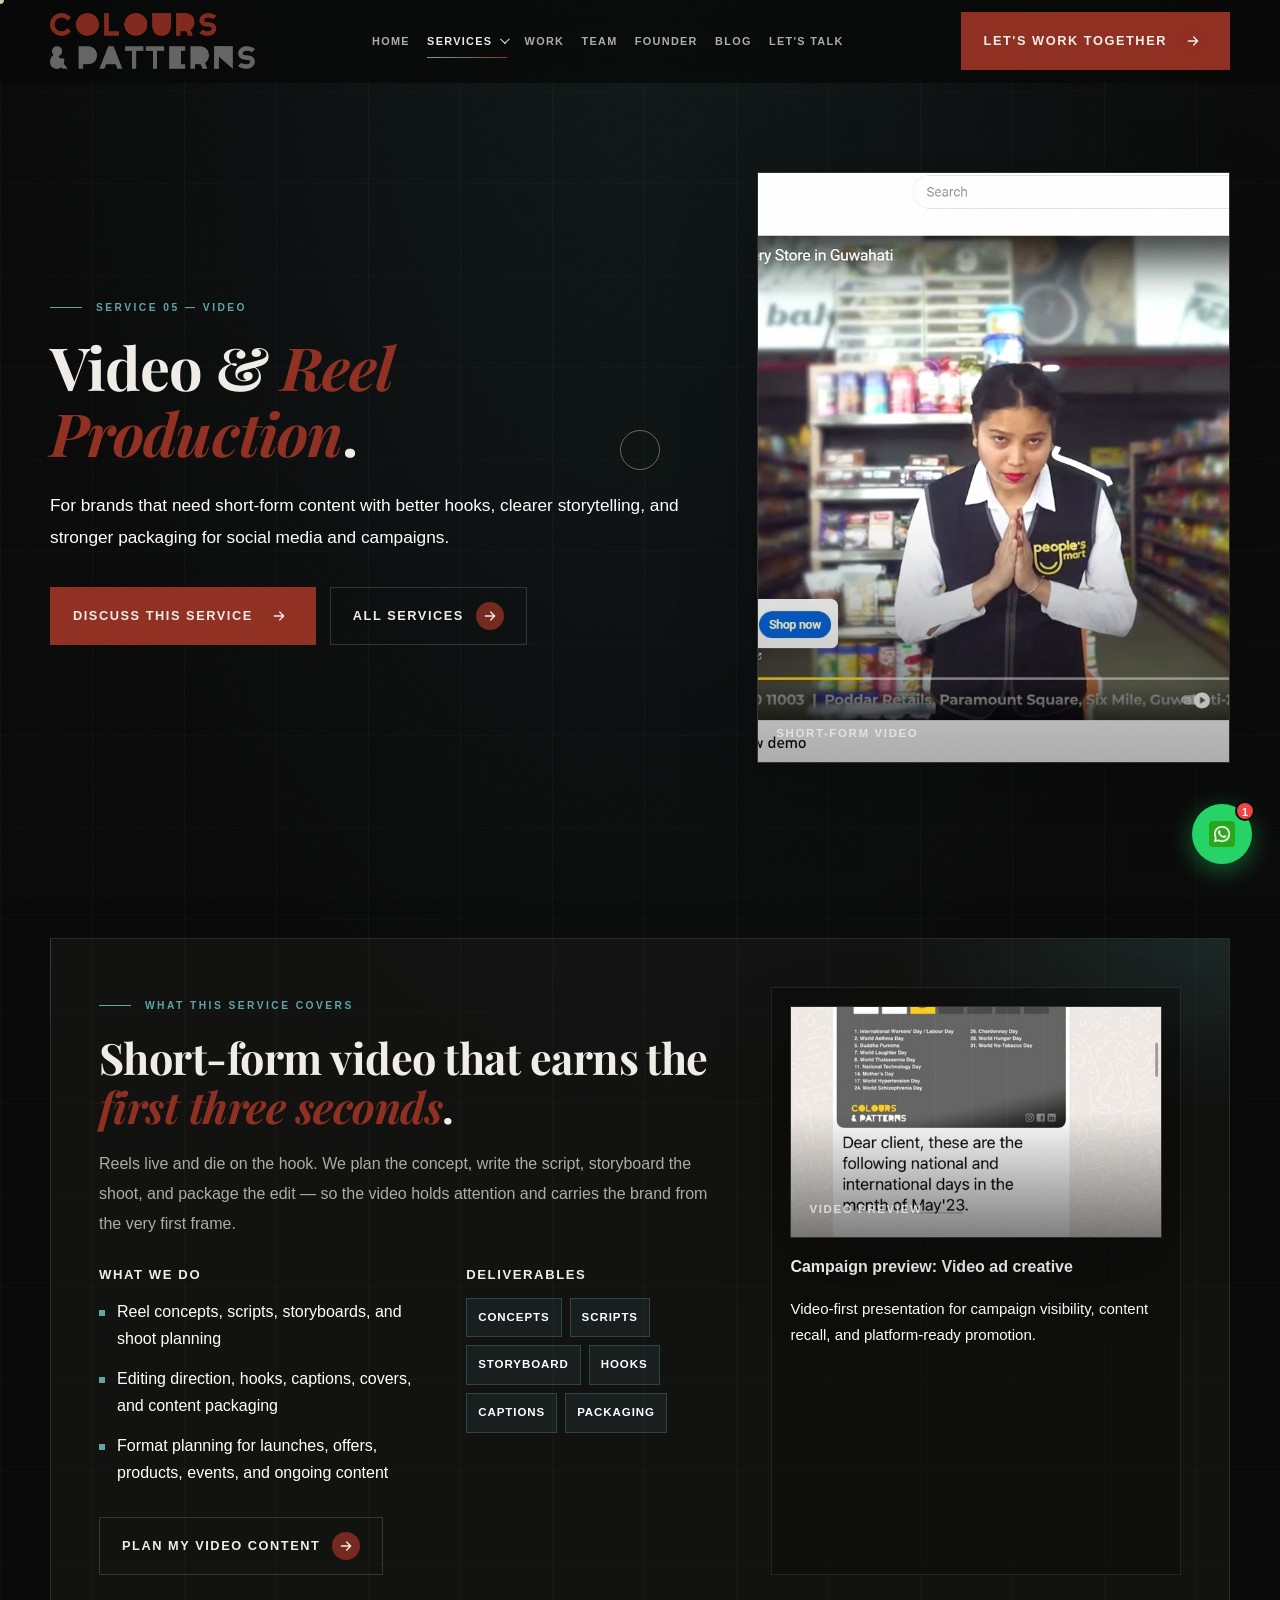
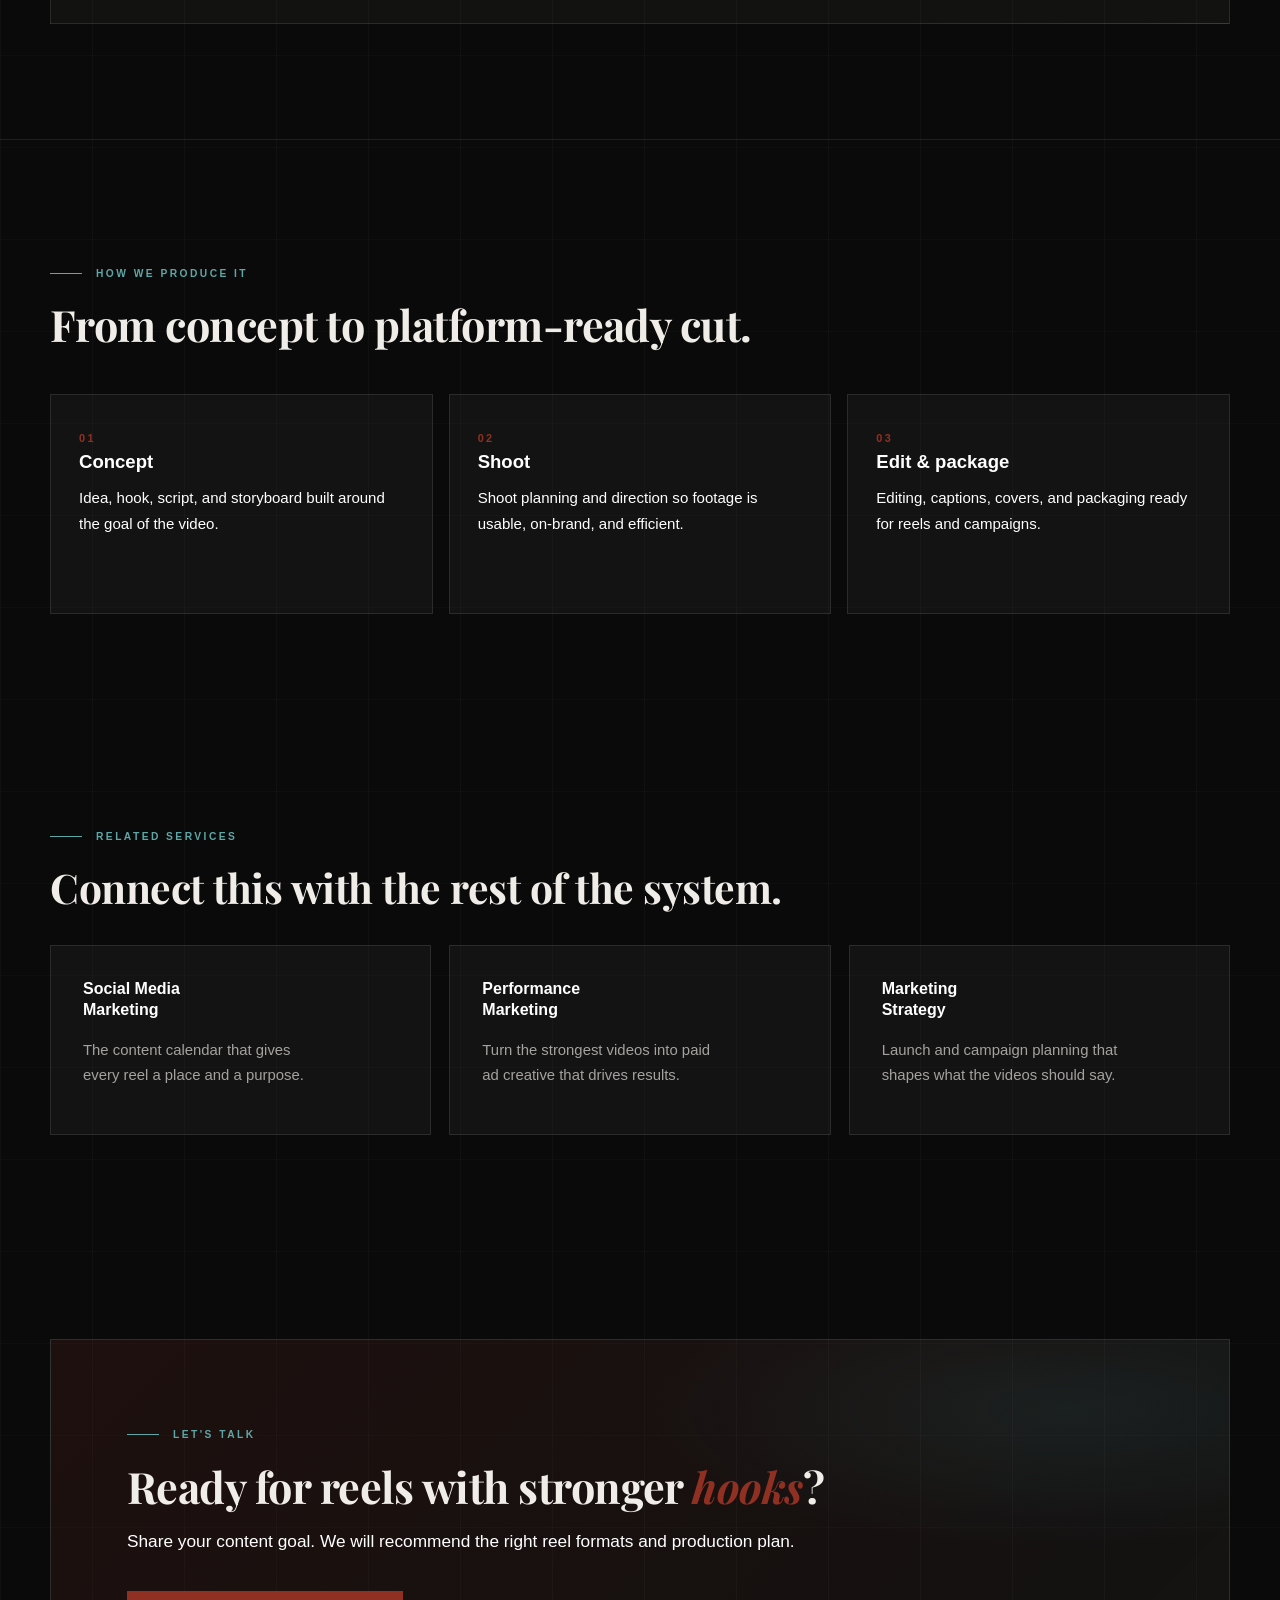
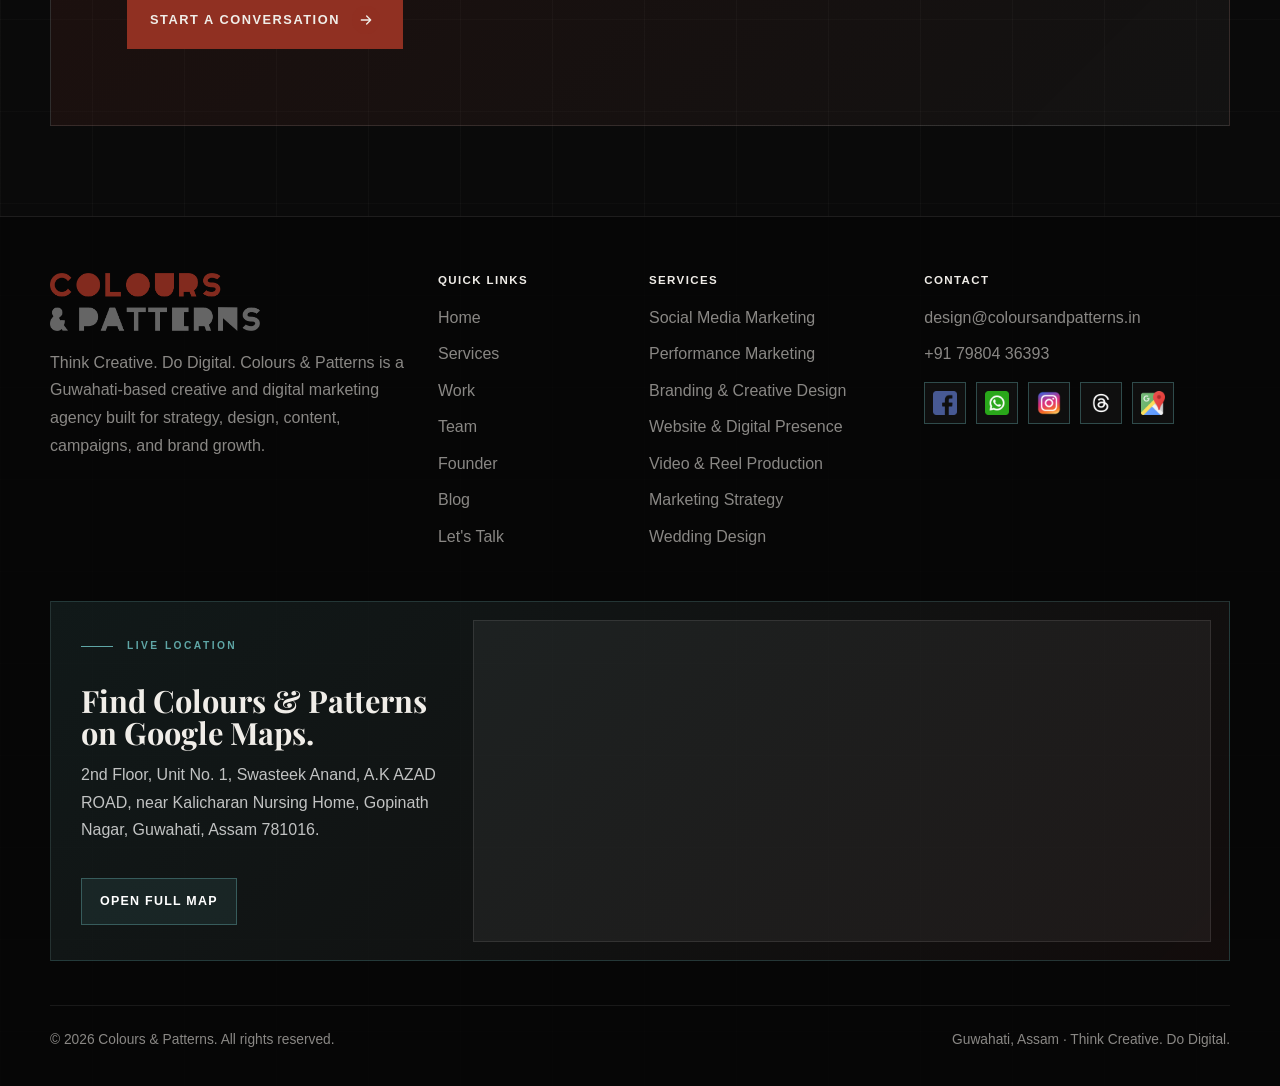
<file: video-and-reel-production.html>
﻿<!DOCTYPE html>
<html lang="en">
<head>
  <meta charset="UTF-8">
  <meta name="viewport" content="width=device-width, initial-scale=1.0">
  <title>Video & Reel Production | Colours & Patterns</title>
  <meta name="description" content="Video and reel production by Colours & Patterns — concepts, scripts, storyboards, shoot planning, hooks, captions, edits, and content packaging for social media and campaigns.">
  <meta name="theme-color" content="#0a0a0a">
  <link rel="preload" as="image" href="website/logo.png">
  <link rel="preconnect" href="https://fonts.googleapis.com">
  <link rel="preconnect" href="https://fonts.gstatic.com" crossorigin>
  <link href="https://fonts.googleapis.com/css2?family=Playfair+Display:ital,wght@0,500;0,600;0,700;0,800;0,900;1,400;1,500;1,700&display=swap" rel="stylesheet">
  <link rel="stylesheet" href="site-assets/styles.css">
  <noscript><style>.site-loader{display:none}</style></noscript>
</head>
<body data-page="services">
  <div class="scroll-progress" data-scroll-progress aria-hidden="true"></div>
  <a class="skip-link" href="#main">Skip to content</a>
  <div class="site-loader" data-site-loader role="status" aria-live="polite" aria-label="Loading Colours & Patterns">
    <div class="loader-inner">
      <img class="loader-logo" src="website/logo.png" alt="Colours & Patterns">
      <div class="loader-line" aria-hidden="true"><span class="loader-line-fill"></span></div>
      <div class="loader-foot">
        <span class="loader-count"><span data-loader-count>0</span><i>%</i></span>
        <span class="loader-tag">Think Creative. Do Digital.</span>
      </div>
    </div>
  </div>
  <div class="cursor-dot" aria-hidden="true"></div>
  <div class="cursor-ring" aria-hidden="true"></div>

  <header class="site-header" data-header>
    <div class="nav-wrap">
      <a class="brand" href="index.html" aria-label="Colours & Patterns home">
        <img class="brand-logo" src="website/logo.png" alt="Colours & Patterns">
      </a>
      <nav class="nav-links" aria-label="Primary navigation">
        <a href="index.html">Home</a>
        <div class="nav-dropdown" data-services-dropdown>
          <button class="nav-dropdown-toggle is-active" type="button" aria-expanded="false" aria-controls="services-menu" data-services-toggle>
            <span>Services</span><span class="nav-chevron" aria-hidden="true"></span>
          </button>
          <div class="nav-dropdown-menu" id="services-menu" role="menu" aria-label="Service pages">
            <a href="services.html" role="menuitem">All Services</a>
            <a href="social-media-marketing.html" role="menuitem">Social Media Marketing</a>
            <a href="performance-marketing.html" role="menuitem">Performance Marketing</a>
            <a href="branding-and-creative-design.html" role="menuitem">Branding &amp; Creative Design</a>
            <a href="website-and-digital-presence.html" role="menuitem">Website &amp; Digital Presence</a>
            <a class="is-active" href="video-and-reel-production.html" role="menuitem">Video &amp; Reel Production</a>
            <a href="marketing-strategy.html" role="menuitem">Marketing Strategy</a>
            <a href="wedding-design.html" role="menuitem">Wedding Design</a>
          </div>
        </div>
        <a href="results.html">Work</a>
        <a href="team.html">Team</a>
        <a href="founder.html">Founder</a>
        <a href="blog.html">Blog</a>
        <a href="lets-talk.html">Let's Talk</a>
      </nav>
      <div class="nav-actions">
        <a class="btn nav-cta primary" href="lets-talk.html"><span>Let's Work Together</span><span class="btn-icon" aria-hidden="true"><svg viewBox="0 0 24 24"><path d="M5 12h14M13 6l6 6-6 6" fill="none" stroke="currentColor" stroke-width="2" stroke-linecap="round" stroke-linejoin="round"/></svg></span></a>
        <button class="menu-toggle" type="button" aria-label="Open menu" aria-expanded="false" data-menu-toggle>
          <span></span><span></span><span></span>
        </button>
      </div>
    </div>
  </header>

  <main id="main">
    <section class="hero compact-hero" aria-labelledby="page-title">
      <div class="container hero-grid">
        <div class="reveal">
          <p class="eyebrow">Service 05 — Video</p>
          <h1 id="page-title">Video &amp; <em>Reel Production</em>.</h1>
          <p class="lead">For brands that need short-form content with better hooks, clearer storytelling, and stronger packaging for social media and campaigns.</p>
          <div class="hero-actions">
            <a class="btn primary" href="lets-talk.html"><span>Discuss This Service</span><span class="btn-icon" aria-hidden="true"><svg viewBox="0 0 24 24"><path d="M5 12h14M13 6l6 6-6 6" fill="none" stroke="currentColor" stroke-width="2" stroke-linecap="round" stroke-linejoin="round"/></svg></span></a>
            <a class="btn secondary" href="services.html"><span>All Services</span><span class="btn-icon" aria-hidden="true"><svg viewBox="0 0 24 24"><path d="M5 12h14M13 6l6 6-6 6" fill="none" stroke="currentColor" stroke-width="2" stroke-linecap="round" stroke-linejoin="round"/></svg></span></a>
          </div>
        </div>
        <div class="reveal">
          <figure class="image-frame hero-visual">
            <img src="site-assets/pdf-images/pdf-jpeg-035.jpg" alt="Video and reel production work by Colours and Patterns" loading="eager">
            <figcaption>Short-Form Video</figcaption>
          </figure>
        </div>
      </div>
    </section>

    <section class="section service-stack" aria-labelledby="detail-title">
      <div class="container">
        <article class="service-detail reveal">
          <div class="service-detail-grid">
            <div class="service-copy">
              <p class="section-kicker">What this service covers</p>
              <h2 id="detail-title">Short-form video that earns the <em>first three seconds</em>.</h2>
              <p>Reels live and die on the hook. We plan the concept, write the script, storyboard the shoot, and package the edit — so the video holds attention and carries the brand from the very first frame.</p>
              <div class="service-columns">
                <div><h3>What we do</h3><ul class="deliverable-list"><li>Reel concepts, scripts, storyboards, and shoot planning</li><li>Editing direction, hooks, captions, covers, and content packaging</li><li>Format planning for launches, offers, products, events, and ongoing content</li></ul></div>
                <div><h3>Deliverables</h3><ul class="pill-list"><li>Concepts</li><li>Scripts</li><li>Storyboard</li><li>Hooks</li><li>Captions</li><li>Packaging</li></ul></div>
              </div>
              <a class="btn secondary" href="lets-talk.html"><span>Plan My Video Content</span><span class="btn-icon" aria-hidden="true"><svg viewBox="0 0 24 24"><path d="M5 12h14M13 6l6 6-6 6" fill="none" stroke="currentColor" stroke-width="2" stroke-linecap="round" stroke-linejoin="round"/></svg></span></a>
            </div>
            <aside class="case-preview">
              <figure class="image-frame ratio-wide"><img src="site-assets/pdf-images/pdf-jpeg-015.jpg" alt="Video ad and reel content preview" loading="lazy"><figcaption>Video Preview</figcaption></figure>
              <h3>Campaign preview: Video ad creative</h3>
              <p>Video-first presentation for campaign visibility, content recall, and platform-ready promotion.</p>
            </aside>
          </div>
        </article>
      </div>
    </section>

    <section class="section section-divider" aria-labelledby="approach-title">
      <div class="container">
        <div class="section-head reveal">
          <p class="section-kicker">How we produce it</p>
          <h2 class="section-title" id="approach-title">From concept to platform-ready cut.</h2>
        </div>
        <div class="step-grid">
          <article class="process-card reveal"><span class="number">01</span><h3>Concept</h3><p>Idea, hook, script, and storyboard built around the goal of the video.</p></article>
          <article class="process-card reveal"><span class="number">02</span><h3>Shoot</h3><p>Shoot planning and direction so footage is usable, on-brand, and efficient.</p></article>
          <article class="process-card reveal"><span class="number">03</span><h3>Edit &amp; package</h3><p>Editing, captions, covers, and packaging ready for reels and campaigns.</p></article>
        </div>
      </div>
    </section>

    <section class="section related-services-section" aria-labelledby="related-title">
      <div class="container">
        <div class="section-head reveal">
          <p class="section-kicker">Related services</p>
          <h2 class="section-title" id="related-title">Connect this with the rest of the system.</h2>
        </div>
        <div class="link-grid">
          <a class="link-card reveal" href="social-media-marketing.html"><h3>Social Media Marketing</h3><p>The content calendar that gives every reel a place and a purpose.</p></a>
          <a class="link-card reveal" href="performance-marketing.html"><h3>Performance Marketing</h3><p>Turn the strongest videos into paid ad creative that drives results.</p></a>
          <a class="link-card reveal" href="marketing-strategy.html"><h3>Marketing Strategy</h3><p>Launch and campaign planning that shapes what the videos should say.</p></a>
        </div>
      </div>
    </section>

    <section class="section tight">
      <div class="container">
        <div class="cta-band reveal">
          <p class="section-kicker">Let's talk</p>
          <h2>Ready for reels with stronger <em>hooks</em>?</h2>
          <p class="section-lede">Share your content goal. We will recommend the right reel formats and production plan.</p>
          <div class="cta-actions"><a class="btn primary" href="lets-talk.html"><span>Start a Conversation</span><span class="btn-icon" aria-hidden="true"><svg viewBox="0 0 24 24"><path d="M5 12h14M13 6l6 6-6 6" fill="none" stroke="currentColor" stroke-width="2" stroke-linecap="round" stroke-linejoin="round"/></svg></span></a></div>
        </div>
      </div>
    </section>
  </main>

  <footer class="site-footer">
    <div class="container">
      <div class="footer-grid">
        <div>
          <img class="footer-logo" src="website/logo.png" alt="Colours & Patterns">
          <p>Think Creative. Do Digital. Colours & Patterns is a Guwahati-based creative and digital marketing agency built for strategy, design, content, campaigns, and brand growth.</p>
        </div>
        <div>
          <h3>Quick links</h3>
          <a href="index.html">Home</a>
          <a href="services.html">Services</a>
          <a href="results.html">Work</a>
          <a href="team.html">Team</a>
          <a href="founder.html">Founder</a>
        <a href="blog.html">Blog</a>
        <a href="lets-talk.html">Let's Talk</a>
        </div>
        <div>
          <h3>Services</h3>
          <a href="social-media-marketing.html">Social Media Marketing</a>
          <a href="performance-marketing.html">Performance Marketing</a>
          <a href="branding-and-creative-design.html">Branding &amp; Creative Design</a>
          <a href="website-and-digital-presence.html">Website &amp; Digital Presence</a>
          <a href="video-and-reel-production.html">Video &amp; Reel Production</a>
          <a href="marketing-strategy.html">Marketing Strategy</a>
          <a href="wedding-design.html">Wedding Design</a>
        </div>
        <div>
          <h3>Contact</h3>
          <a href="mailto:design@coloursandpatterns.in">design@coloursandpatterns.in</a>
          <a href="tel:+917980436393">+91 79804 36393</a>
          <div class="social-logo-links" aria-label="Social and location links">
            <a class="social-logo-link" href="https://www.facebook.com/coloursandpatterns/" target="_blank" rel="noopener" aria-label="Facebook"><img class="social-logo" src="site-assets/social-icons/facebook.png" alt="" width="24" height="24" loading="lazy"><span>Facebook</span></a>
            <a class="social-logo-link" href="https://wa.me/917980436393?text=Hi%20Colours%20%26%20Patterns%2C%20I%20want%20to%20discuss%20a%20project%20and%20explore%20how%20we%20can%20work%20together." target="_blank" rel="noopener" aria-label="WhatsApp"><img class="social-logo" src="site-assets/social-icons/whatsapp.png" alt="" width="24" height="24" loading="lazy"><span>WhatsApp</span></a>
            <a class="social-logo-link" href="https://www.instagram.com/coloursandpatterns_/" target="_blank" rel="noopener" aria-label="Instagram"><img class="social-logo" src="site-assets/social-icons/instagram.png" alt="" width="24" height="24" loading="lazy"><span>Insta</span></a>
            <a class="social-logo-link" href="https://www.threads.com/@coloursandpatterns_" target="_blank" rel="noopener" aria-label="Threads"><img class="social-logo" src="site-assets/social-icons/threads-square.png" alt="" width="24" height="24" loading="lazy"><span>Threads</span></a>
            <a class="social-logo-link" href="https://www.google.com/maps/place/Colours+and+Patterns/@26.1625644,91.7429782,15.75z/data=!4m6!3m5!1s0x375a5bb6634c8951:0xe9c1a46cdf760750!8m2!3d26.1623664!4d91.7445813!16s%2Fg%2F11h25ltyyt!18m1!1e1?entry=ttu&amp;g_ep=EgoyMDI2MDUyMC4wIKXMDSoASAFQAw%3D%3D" target="_blank" rel="noopener" aria-label="Google Maps"><img class="social-logo" src="site-assets/social-icons/google-maps.png" alt="" width="24" height="24" loading="lazy"><span>Google Maps</span></a>
          </div>
        </div>
      </div>
      <div class="footer-live-map" aria-label="Live Google Maps location for Colours and Patterns">
        <div class="footer-map-copy">
          <span class="eyebrow">Live location</span>
          <h3>Find Colours &amp; Patterns on Google Maps.</h3>
          <p>2nd Floor, Unit No. 1, Swasteek Anand, A.K AZAD ROAD, near Kalicharan Nursing Home, Gopinath Nagar, Guwahati, Assam 781016.</p>
          <a class="footer-map-link" href="https://www.google.com/maps/place/Colours+and+Patterns/@26.1625644,91.7429782,15.75z/data=!4m6!3m5!1s0x375a5bb6634c8951:0xe9c1a46cdf760750!8m2!3d26.1623664!4d91.7445813!16s%2Fg%2F11h25ltyyt!18m1!1e1?entry=ttu&amp;g_ep=EgoyMDI2MDUyMC4wIKXMDSoASAFQAw%3D%3D" target="_blank" rel="noopener">Open full map</a>
        </div>
        <div class="footer-map-frame">
          <iframe title="Live Google Map for Colours and Patterns in Guwahati" src="https://maps.google.com/maps?width=100%25&amp;height=380&amp;hl=en&amp;q=26.1623664%2C91.7445813&amp;t=&amp;z=17&amp;ie=UTF8&amp;iwloc=B&amp;output=embed" loading="lazy" referrerpolicy="no-referrer-when-downgrade" allowfullscreen></iframe>
        </div>
      </div>
      <div class="footer-bottom">
        <span>&copy; <span data-year></span> Colours & Patterns. All rights reserved.</span>
        <span>Guwahati, Assam &middot; Think Creative. Do Digital.</span>
      </div>
    </div>
  </footer>
  <button class="wa-trigger" data-wa-trigger aria-label="Chat on WhatsApp" aria-expanded="false">
    <img src="site-assets/social-icons/whatsapp.png" alt="" width="26" height="26" loading="lazy">
    <span class="wa-trigger-badge" aria-hidden="true">1</span>
  </button>
  <div class="wa-card-wrap" data-wa-wrap aria-hidden="true">
    <div class="wa-card">
      <div class="wa-card-header">
        <div class="wa-avatar">
          <img src="site-assets/social-icons/whatsapp.png" alt="" width="22" height="22" loading="lazy">
        </div>
        <div class="wa-card-meta">
          <strong>Colours &amp; Patterns</strong>
          <span class="wa-status"><span class="wa-status-dot" aria-hidden="true"></span>Online</span>
        </div>
        <button class="wa-close" data-wa-close aria-label="Close chat"><svg viewBox="0 0 24 24" fill="none"><path d="M18 6L6 18M6 6l12 12" stroke="currentColor" stroke-width="2" stroke-linecap="round"/></svg></button>
      </div>
      <div class="wa-card-body">
        <div class="wa-bubble">
          <p>Hi there! &#x1F44B;</p>
          <span class="wa-time">Just now</span>
        </div>
        <div class="wa-bubble wa-bubble--delay">
          <p>Ready to discuss your next project? We&#x2019;d love to hear from you!</p>
          <span class="wa-time">Just now</span>
        </div>
      </div>
      <a class="wa-card-cta" href="https://wa.me/917980436393?text=Hi%20Colours%20%26%20Patterns%2C%20I%20want%20to%20discuss%20a%20project%20and%20explore%20how%20we%20can%20work%20together." target="_blank" rel="noopener">
        <svg viewBox="0 0 24 24" fill="currentColor"><path d="M.057 24l1.687-6.163c-1.041-1.804-1.588-3.849-1.587-5.946.003-6.556 5.338-11.891 11.893-11.891 3.181.001 6.167 1.24 8.413 3.488 2.245 2.248 3.481 5.236 3.48 8.414-.003 6.557-5.338 11.892-11.893 11.892-1.99-.001-3.951-.5-5.688-1.448l-6.305 1.654zm6.597-3.807c1.676.995 3.276 1.591 5.392 1.592 5.448 0 9.886-4.434 9.889-9.885.002-5.462-4.415-9.89-9.881-9.892-5.452 0-9.887 4.434-9.889 9.884-.001 2.225.651 3.891 1.746 5.634l-.999 3.648 3.742-.981zm11.387-5.464c-.074-.124-.272-.198-.57-.347-.297-.149-1.758-.868-2.031-.967-.272-.099-.47-.149-.669.149-.198.297-.768.967-.941 1.165-.173.198-.347.223-.644.074-.297-.149-1.255-.462-2.39-1.475-.883-.788-1.48-1.761-1.653-2.059-.173-.297-.018-.458.13-.606.134-.133.297-.347.446-.521.151-.172.2-.296.3-.495.099-.198.05-.372-.025-.521-.075-.148-.669-1.611-.916-2.206-.242-.579-.487-.501-.669-.51l-.57-.01c-.198 0-.52.074-.792.372s-1.04 1.016-1.04 2.479 1.065 2.876 1.213 3.074c.149.198 2.095 3.2 5.076 4.487.709.306 1.263.489 1.694.626.712.226 1.36.194 1.872.118.571-.085 1.758-.719 2.006-1.413.248-.695.248-1.29.173-1.414z"/></svg>
        <span>Start WhatsApp chat</span>
      </a>
    </div>
    <div class="wa-backdrop" data-wa-backdrop></div>
  </div>
  <script src="site-assets/app.js"></script>
</body>
</html>
</file>
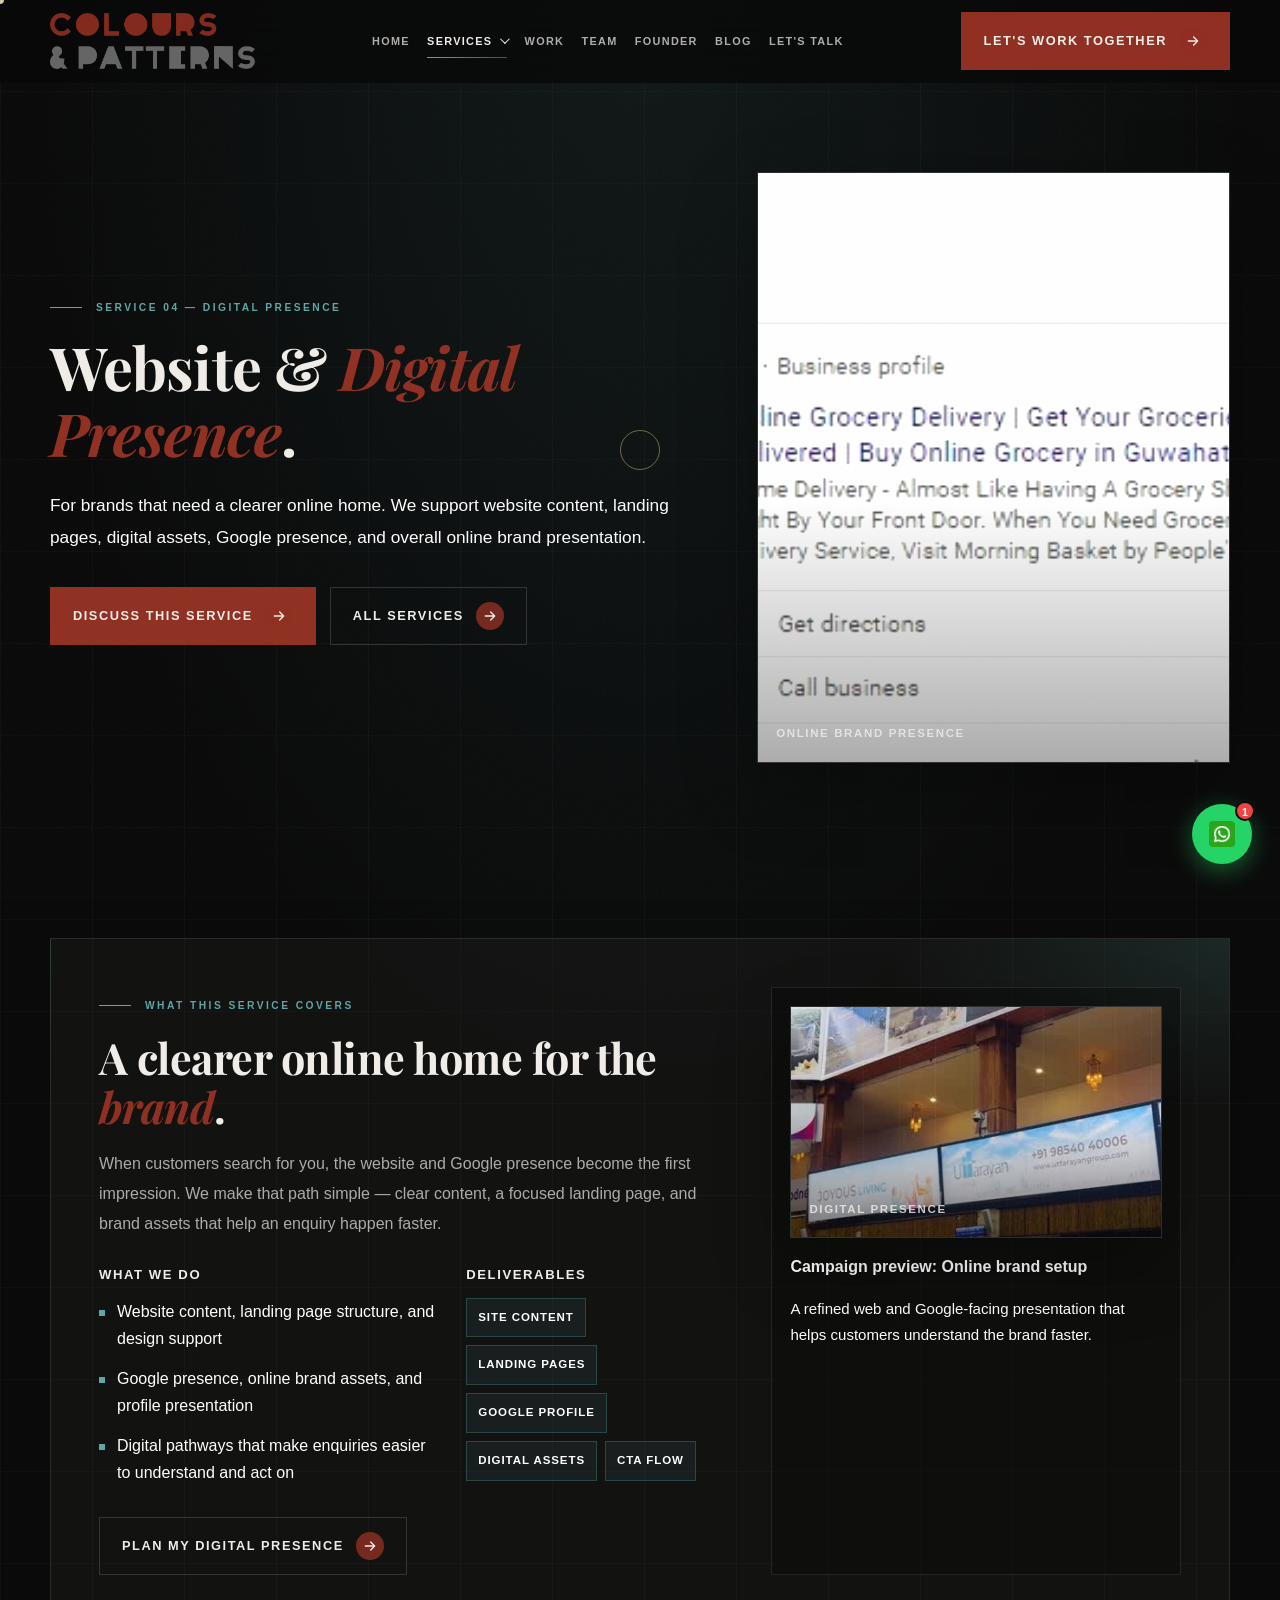
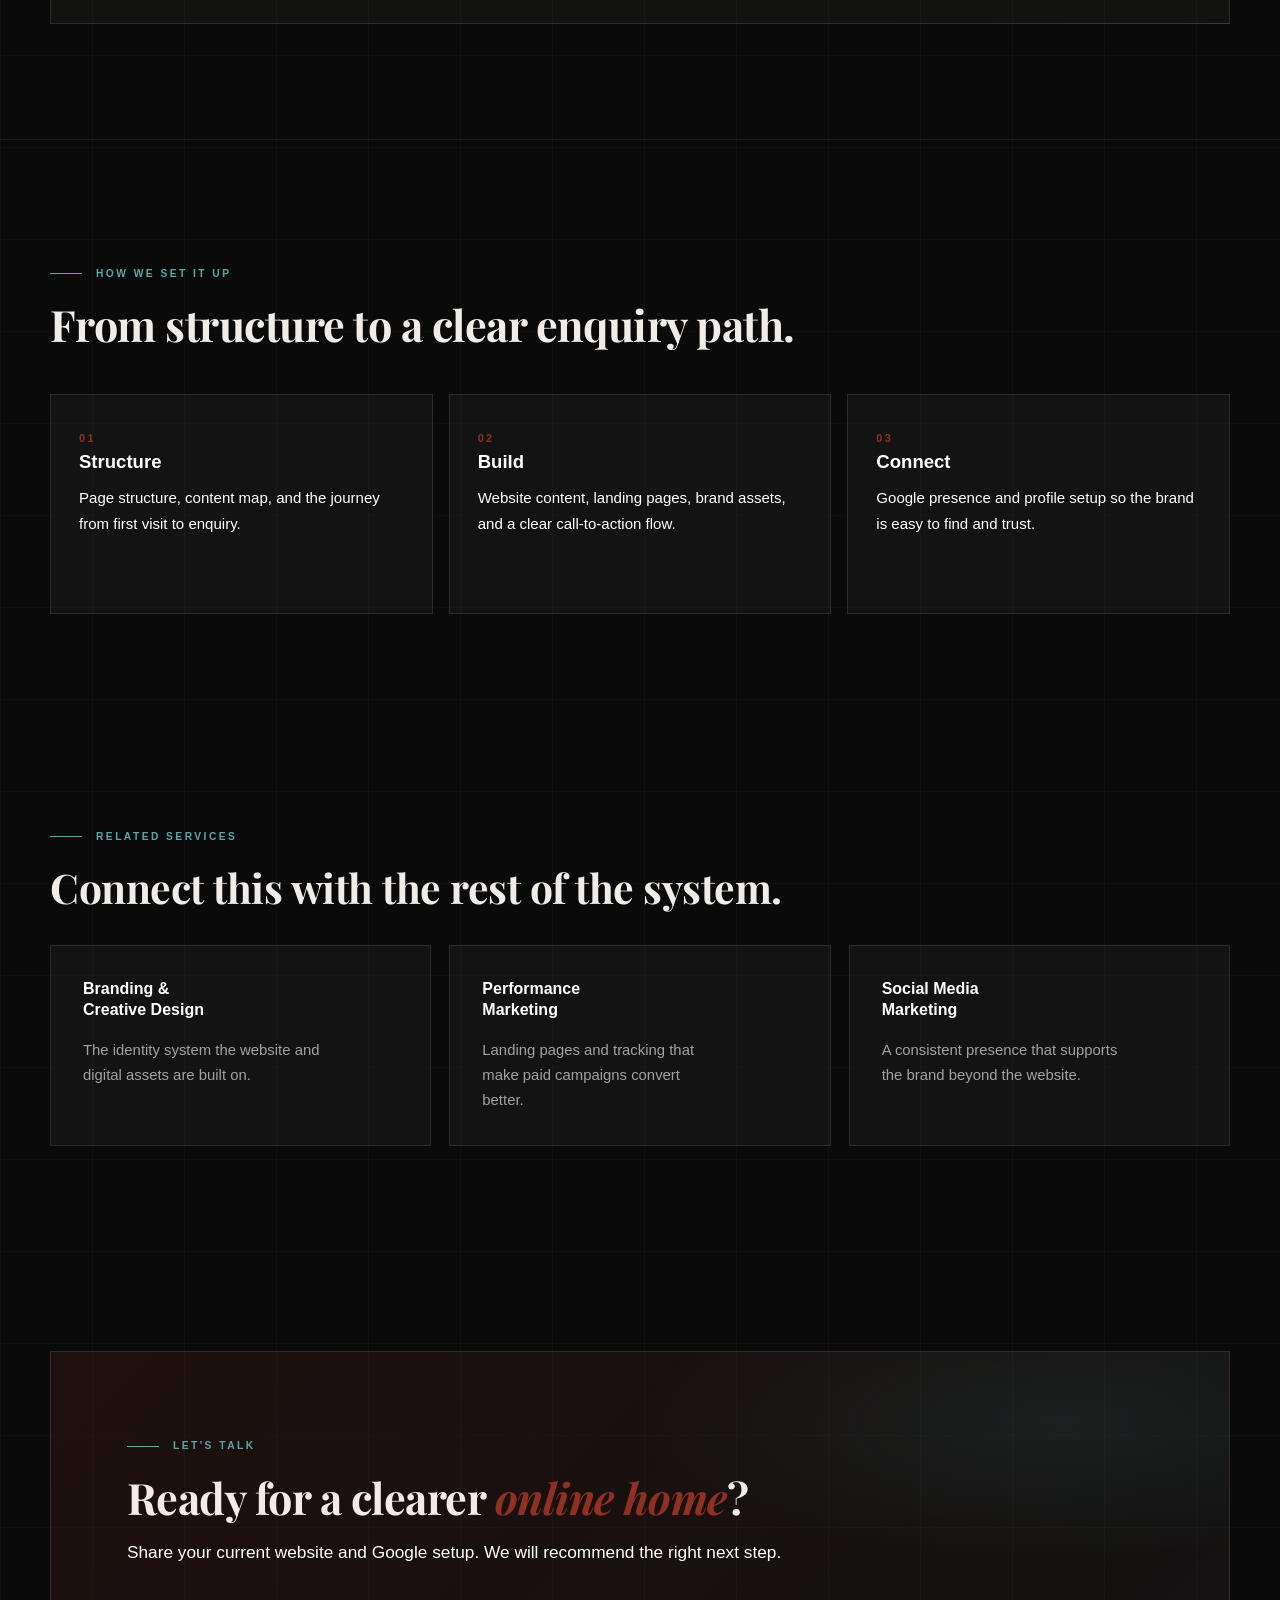
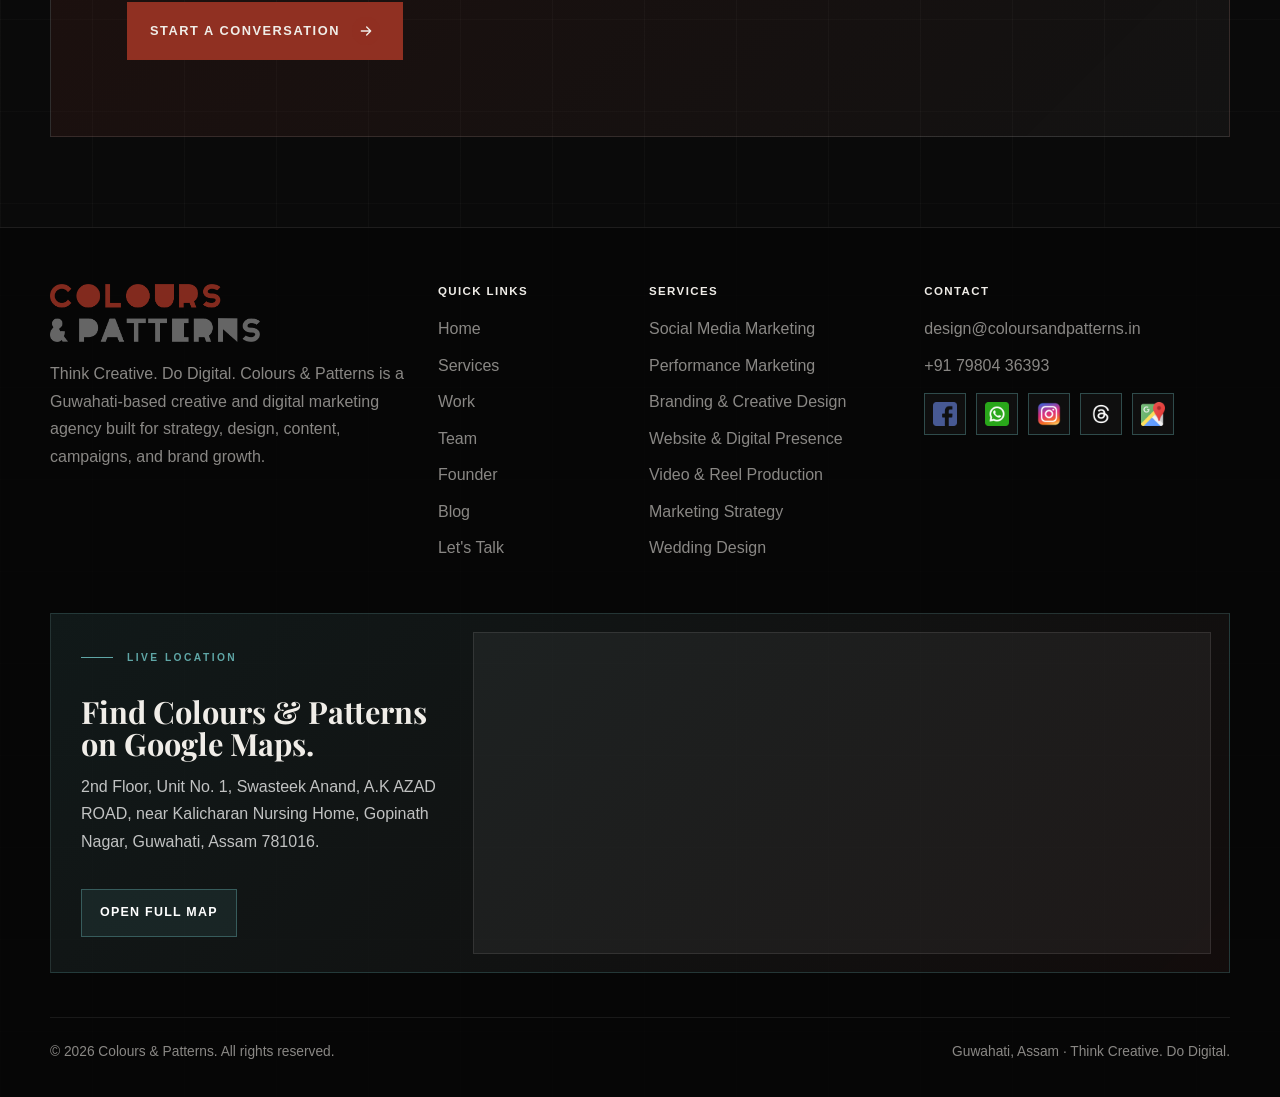
<file: website-and-digital-presence.html>
﻿<!DOCTYPE html>
<html lang="en">
<head>
  <meta charset="UTF-8">
  <meta name="viewport" content="width=device-width, initial-scale=1.0">
  <title>Website & Digital Presence | Colours & Patterns</title>
  <meta name="description" content="Website and digital presence by Colours & Patterns — website content, landing pages, Google presence, online brand assets, and clear digital brand presentation.">
  <meta name="theme-color" content="#0a0a0a">
  <link rel="preload" as="image" href="website/logo.png">
  <link rel="preconnect" href="https://fonts.googleapis.com">
  <link rel="preconnect" href="https://fonts.gstatic.com" crossorigin>
  <link href="https://fonts.googleapis.com/css2?family=Playfair+Display:ital,wght@0,500;0,600;0,700;0,800;0,900;1,400;1,500;1,700&display=swap" rel="stylesheet">
  <link rel="stylesheet" href="site-assets/styles.css">
  <noscript><style>.site-loader{display:none}</style></noscript>
</head>
<body data-page="services">
  <div class="scroll-progress" data-scroll-progress aria-hidden="true"></div>
  <a class="skip-link" href="#main">Skip to content</a>
  <div class="site-loader" data-site-loader role="status" aria-live="polite" aria-label="Loading Colours & Patterns">
    <div class="loader-inner">
      <img class="loader-logo" src="website/logo.png" alt="Colours & Patterns">
      <div class="loader-line" aria-hidden="true"><span class="loader-line-fill"></span></div>
      <div class="loader-foot">
        <span class="loader-count"><span data-loader-count>0</span><i>%</i></span>
        <span class="loader-tag">Think Creative. Do Digital.</span>
      </div>
    </div>
  </div>
  <div class="cursor-dot" aria-hidden="true"></div>
  <div class="cursor-ring" aria-hidden="true"></div>

  <header class="site-header" data-header>
    <div class="nav-wrap">
      <a class="brand" href="index.html" aria-label="Colours & Patterns home">
        <img class="brand-logo" src="website/logo.png" alt="Colours & Patterns">
      </a>
      <nav class="nav-links" aria-label="Primary navigation">
        <a href="index.html">Home</a>
        <div class="nav-dropdown" data-services-dropdown>
          <button class="nav-dropdown-toggle is-active" type="button" aria-expanded="false" aria-controls="services-menu" data-services-toggle>
            <span>Services</span><span class="nav-chevron" aria-hidden="true"></span>
          </button>
          <div class="nav-dropdown-menu" id="services-menu" role="menu" aria-label="Service pages">
            <a href="services.html" role="menuitem">All Services</a>
            <a href="social-media-marketing.html" role="menuitem">Social Media Marketing</a>
            <a href="performance-marketing.html" role="menuitem">Performance Marketing</a>
            <a href="branding-and-creative-design.html" role="menuitem">Branding &amp; Creative Design</a>
            <a class="is-active" href="website-and-digital-presence.html" role="menuitem">Website &amp; Digital Presence</a>
            <a href="video-and-reel-production.html" role="menuitem">Video &amp; Reel Production</a>
            <a href="marketing-strategy.html" role="menuitem">Marketing Strategy</a>
            <a href="wedding-design.html" role="menuitem">Wedding Design</a>
          </div>
        </div>
        <a href="results.html">Work</a>
        <a href="team.html">Team</a>
        <a href="founder.html">Founder</a>
        <a href="blog.html">Blog</a>
        <a href="lets-talk.html">Let's Talk</a>
      </nav>
      <div class="nav-actions">
        <a class="btn nav-cta primary" href="lets-talk.html"><span>Let's Work Together</span><span class="btn-icon" aria-hidden="true"><svg viewBox="0 0 24 24"><path d="M5 12h14M13 6l6 6-6 6" fill="none" stroke="currentColor" stroke-width="2" stroke-linecap="round" stroke-linejoin="round"/></svg></span></a>
        <button class="menu-toggle" type="button" aria-label="Open menu" aria-expanded="false" data-menu-toggle>
          <span></span><span></span><span></span>
        </button>
      </div>
    </div>
  </header>

  <main id="main">
    <section class="hero compact-hero" aria-labelledby="page-title">
      <div class="container hero-grid">
        <div class="reveal">
          <p class="eyebrow">Service 04 — Digital Presence</p>
          <h1 id="page-title">Website &amp; <em>Digital Presence</em>.</h1>
          <p class="lead">For brands that need a clearer online home. We support website content, landing pages, digital assets, Google presence, and overall online brand presentation.</p>
          <div class="hero-actions">
            <a class="btn primary" href="lets-talk.html"><span>Discuss This Service</span><span class="btn-icon" aria-hidden="true"><svg viewBox="0 0 24 24"><path d="M5 12h14M13 6l6 6-6 6" fill="none" stroke="currentColor" stroke-width="2" stroke-linecap="round" stroke-linejoin="round"/></svg></span></a>
            <a class="btn secondary" href="services.html"><span>All Services</span><span class="btn-icon" aria-hidden="true"><svg viewBox="0 0 24 24"><path d="M5 12h14M13 6l6 6-6 6" fill="none" stroke="currentColor" stroke-width="2" stroke-linecap="round" stroke-linejoin="round"/></svg></span></a>
          </div>
        </div>
        <div class="reveal">
          <figure class="image-frame hero-visual">
            <img src="site-assets/pdf-images/pdf-jpeg-031.jpg" alt="Website and Google presence work by Colours and Patterns" loading="eager">
            <figcaption>Online Brand Presence</figcaption>
          </figure>
        </div>
      </div>
    </section>

    <section class="section service-stack" aria-labelledby="detail-title">
      <div class="container">
        <article class="service-detail reveal">
          <div class="service-detail-grid">
            <div class="service-copy">
              <p class="section-kicker">What this service covers</p>
              <h2 id="detail-title">A clearer online home for the <em>brand</em>.</h2>
              <p>When customers search for you, the website and Google presence become the first impression. We make that path simple — clear content, a focused landing page, and brand assets that help an enquiry happen faster.</p>
              <div class="service-columns">
                <div><h3>What we do</h3><ul class="deliverable-list"><li>Website content, landing page structure, and design support</li><li>Google presence, online brand assets, and profile presentation</li><li>Digital pathways that make enquiries easier to understand and act on</li></ul></div>
                <div><h3>Deliverables</h3><ul class="pill-list"><li>Site content</li><li>Landing pages</li><li>Google profile</li><li>Digital assets</li><li>CTA flow</li></ul></div>
              </div>
              <a class="btn secondary" href="lets-talk.html"><span>Plan My Digital Presence</span><span class="btn-icon" aria-hidden="true"><svg viewBox="0 0 24 24"><path d="M5 12h14M13 6l6 6-6 6" fill="none" stroke="currentColor" stroke-width="2" stroke-linecap="round" stroke-linejoin="round"/></svg></span></a>
            </div>
            <aside class="case-preview">
              <figure class="image-frame ratio-wide"><img src="site-assets/pdf-images/pdf-jpeg-010.jpg" alt="Digital presence and online brand setup preview" loading="lazy"><figcaption>Digital Presence</figcaption></figure>
              <h3>Campaign preview: Online brand setup</h3>
              <p>A refined web and Google-facing presentation that helps customers understand the brand faster.</p>
            </aside>
          </div>
        </article>
      </div>
    </section>

    <section class="section section-divider" aria-labelledby="approach-title">
      <div class="container">
        <div class="section-head reveal">
          <p class="section-kicker">How we set it up</p>
          <h2 class="section-title" id="approach-title">From structure to a clear enquiry path.</h2>
        </div>
        <div class="step-grid">
          <article class="process-card reveal"><span class="number">01</span><h3>Structure</h3><p>Page structure, content map, and the journey from first visit to enquiry.</p></article>
          <article class="process-card reveal"><span class="number">02</span><h3>Build</h3><p>Website content, landing pages, brand assets, and a clear call-to-action flow.</p></article>
          <article class="process-card reveal"><span class="number">03</span><h3>Connect</h3><p>Google presence and profile setup so the brand is easy to find and trust.</p></article>
        </div>
      </div>
    </section>

    <section class="section related-services-section" aria-labelledby="related-title">
      <div class="container">
        <div class="section-head reveal">
          <p class="section-kicker">Related services</p>
          <h2 class="section-title" id="related-title">Connect this with the rest of the system.</h2>
        </div>
        <div class="link-grid">
          <a class="link-card reveal" href="branding-and-creative-design.html"><h3>Branding &amp; Creative Design</h3><p>The identity system the website and digital assets are built on.</p></a>
          <a class="link-card reveal" href="performance-marketing.html"><h3>Performance Marketing</h3><p>Landing pages and tracking that make paid campaigns convert better.</p></a>
          <a class="link-card reveal" href="social-media-marketing.html"><h3>Social Media Marketing</h3><p>A consistent presence that supports the brand beyond the website.</p></a>
        </div>
      </div>
    </section>

    <section class="section tight">
      <div class="container">
        <div class="cta-band reveal">
          <p class="section-kicker">Let's talk</p>
          <h2>Ready for a clearer <em>online home</em>?</h2>
          <p class="section-lede">Share your current website and Google setup. We will recommend the right next step.</p>
          <div class="cta-actions"><a class="btn primary" href="lets-talk.html"><span>Start a Conversation</span><span class="btn-icon" aria-hidden="true"><svg viewBox="0 0 24 24"><path d="M5 12h14M13 6l6 6-6 6" fill="none" stroke="currentColor" stroke-width="2" stroke-linecap="round" stroke-linejoin="round"/></svg></span></a></div>
        </div>
      </div>
    </section>
  </main>

  <footer class="site-footer">
    <div class="container">
      <div class="footer-grid">
        <div>
          <img class="footer-logo" src="website/logo.png" alt="Colours & Patterns">
          <p>Think Creative. Do Digital. Colours & Patterns is a Guwahati-based creative and digital marketing agency built for strategy, design, content, campaigns, and brand growth.</p>
        </div>
        <div>
          <h3>Quick links</h3>
          <a href="index.html">Home</a>
          <a href="services.html">Services</a>
          <a href="results.html">Work</a>
          <a href="team.html">Team</a>
          <a href="founder.html">Founder</a>
        <a href="blog.html">Blog</a>
        <a href="lets-talk.html">Let's Talk</a>
        </div>
        <div>
          <h3>Services</h3>
          <a href="social-media-marketing.html">Social Media Marketing</a>
          <a href="performance-marketing.html">Performance Marketing</a>
          <a href="branding-and-creative-design.html">Branding &amp; Creative Design</a>
          <a href="website-and-digital-presence.html">Website &amp; Digital Presence</a>
          <a href="video-and-reel-production.html">Video &amp; Reel Production</a>
          <a href="marketing-strategy.html">Marketing Strategy</a>
          <a href="wedding-design.html">Wedding Design</a>
        </div>
        <div>
          <h3>Contact</h3>
          <a href="mailto:design@coloursandpatterns.in">design@coloursandpatterns.in</a>
          <a href="tel:+917980436393">+91 79804 36393</a>
          <div class="social-logo-links" aria-label="Social and location links">
            <a class="social-logo-link" href="https://www.facebook.com/coloursandpatterns/" target="_blank" rel="noopener" aria-label="Facebook"><img class="social-logo" src="site-assets/social-icons/facebook.png" alt="" width="24" height="24" loading="lazy"><span>Facebook</span></a>
            <a class="social-logo-link" href="https://wa.me/917980436393?text=Hi%20Colours%20%26%20Patterns%2C%20I%20want%20to%20discuss%20a%20project%20and%20explore%20how%20we%20can%20work%20together." target="_blank" rel="noopener" aria-label="WhatsApp"><img class="social-logo" src="site-assets/social-icons/whatsapp.png" alt="" width="24" height="24" loading="lazy"><span>WhatsApp</span></a>
            <a class="social-logo-link" href="https://www.instagram.com/coloursandpatterns_/" target="_blank" rel="noopener" aria-label="Instagram"><img class="social-logo" src="site-assets/social-icons/instagram.png" alt="" width="24" height="24" loading="lazy"><span>Insta</span></a>
            <a class="social-logo-link" href="https://www.threads.com/@coloursandpatterns_" target="_blank" rel="noopener" aria-label="Threads"><img class="social-logo" src="site-assets/social-icons/threads-square.png" alt="" width="24" height="24" loading="lazy"><span>Threads</span></a>
            <a class="social-logo-link" href="https://www.google.com/maps/place/Colours+and+Patterns/@26.1625644,91.7429782,15.75z/data=!4m6!3m5!1s0x375a5bb6634c8951:0xe9c1a46cdf760750!8m2!3d26.1623664!4d91.7445813!16s%2Fg%2F11h25ltyyt!18m1!1e1?entry=ttu&amp;g_ep=EgoyMDI2MDUyMC4wIKXMDSoASAFQAw%3D%3D" target="_blank" rel="noopener" aria-label="Google Maps"><img class="social-logo" src="site-assets/social-icons/google-maps.png" alt="" width="24" height="24" loading="lazy"><span>Google Maps</span></a>
          </div>
        </div>
      </div>
      <div class="footer-live-map" aria-label="Live Google Maps location for Colours and Patterns">
        <div class="footer-map-copy">
          <span class="eyebrow">Live location</span>
          <h3>Find Colours &amp; Patterns on Google Maps.</h3>
          <p>2nd Floor, Unit No. 1, Swasteek Anand, A.K AZAD ROAD, near Kalicharan Nursing Home, Gopinath Nagar, Guwahati, Assam 781016.</p>
          <a class="footer-map-link" href="https://www.google.com/maps/place/Colours+and+Patterns/@26.1625644,91.7429782,15.75z/data=!4m6!3m5!1s0x375a5bb6634c8951:0xe9c1a46cdf760750!8m2!3d26.1623664!4d91.7445813!16s%2Fg%2F11h25ltyyt!18m1!1e1?entry=ttu&amp;g_ep=EgoyMDI2MDUyMC4wIKXMDSoASAFQAw%3D%3D" target="_blank" rel="noopener">Open full map</a>
        </div>
        <div class="footer-map-frame">
          <iframe title="Live Google Map for Colours and Patterns in Guwahati" src="https://maps.google.com/maps?width=100%25&amp;height=380&amp;hl=en&amp;q=26.1623664%2C91.7445813&amp;t=&amp;z=17&amp;ie=UTF8&amp;iwloc=B&amp;output=embed" loading="lazy" referrerpolicy="no-referrer-when-downgrade" allowfullscreen></iframe>
        </div>
      </div>
      <div class="footer-bottom">
        <span>&copy; <span data-year></span> Colours & Patterns. All rights reserved.</span>
        <span>Guwahati, Assam &middot; Think Creative. Do Digital.</span>
      </div>
    </div>
  </footer>
  <button class="wa-trigger" data-wa-trigger aria-label="Chat on WhatsApp" aria-expanded="false">
    <img src="site-assets/social-icons/whatsapp.png" alt="" width="26" height="26" loading="lazy">
    <span class="wa-trigger-badge" aria-hidden="true">1</span>
  </button>
  <div class="wa-card-wrap" data-wa-wrap aria-hidden="true">
    <div class="wa-card">
      <div class="wa-card-header">
        <div class="wa-avatar">
          <img src="site-assets/social-icons/whatsapp.png" alt="" width="22" height="22" loading="lazy">
        </div>
        <div class="wa-card-meta">
          <strong>Colours &amp; Patterns</strong>
          <span class="wa-status"><span class="wa-status-dot" aria-hidden="true"></span>Online</span>
        </div>
        <button class="wa-close" data-wa-close aria-label="Close chat"><svg viewBox="0 0 24 24" fill="none"><path d="M18 6L6 18M6 6l12 12" stroke="currentColor" stroke-width="2" stroke-linecap="round"/></svg></button>
      </div>
      <div class="wa-card-body">
        <div class="wa-bubble">
          <p>Hi there! &#x1F44B;</p>
          <span class="wa-time">Just now</span>
        </div>
        <div class="wa-bubble wa-bubble--delay">
          <p>Ready to discuss your next project? We&#x2019;d love to hear from you!</p>
          <span class="wa-time">Just now</span>
        </div>
      </div>
      <a class="wa-card-cta" href="https://wa.me/917980436393?text=Hi%20Colours%20%26%20Patterns%2C%20I%20want%20to%20discuss%20a%20project%20and%20explore%20how%20we%20can%20work%20together." target="_blank" rel="noopener">
        <svg viewBox="0 0 24 24" fill="currentColor"><path d="M.057 24l1.687-6.163c-1.041-1.804-1.588-3.849-1.587-5.946.003-6.556 5.338-11.891 11.893-11.891 3.181.001 6.167 1.24 8.413 3.488 2.245 2.248 3.481 5.236 3.48 8.414-.003 6.557-5.338 11.892-11.893 11.892-1.99-.001-3.951-.5-5.688-1.448l-6.305 1.654zm6.597-3.807c1.676.995 3.276 1.591 5.392 1.592 5.448 0 9.886-4.434 9.889-9.885.002-5.462-4.415-9.89-9.881-9.892-5.452 0-9.887 4.434-9.889 9.884-.001 2.225.651 3.891 1.746 5.634l-.999 3.648 3.742-.981zm11.387-5.464c-.074-.124-.272-.198-.57-.347-.297-.149-1.758-.868-2.031-.967-.272-.099-.47-.149-.669.149-.198.297-.768.967-.941 1.165-.173.198-.347.223-.644.074-.297-.149-1.255-.462-2.39-1.475-.883-.788-1.48-1.761-1.653-2.059-.173-.297-.018-.458.13-.606.134-.133.297-.347.446-.521.151-.172.2-.296.3-.495.099-.198.05-.372-.025-.521-.075-.148-.669-1.611-.916-2.206-.242-.579-.487-.501-.669-.51l-.57-.01c-.198 0-.52.074-.792.372s-1.04 1.016-1.04 2.479 1.065 2.876 1.213 3.074c.149.198 2.095 3.2 5.076 4.487.709.306 1.263.489 1.694.626.712.226 1.36.194 1.872.118.571-.085 1.758-.719 2.006-1.413.248-.695.248-1.29.173-1.414z"/></svg>
        <span>Start WhatsApp chat</span>
      </a>
    </div>
    <div class="wa-backdrop" data-wa-backdrop></div>
  </div>
  <script src="site-assets/app.js"></script>
</body>
</html>
</file>
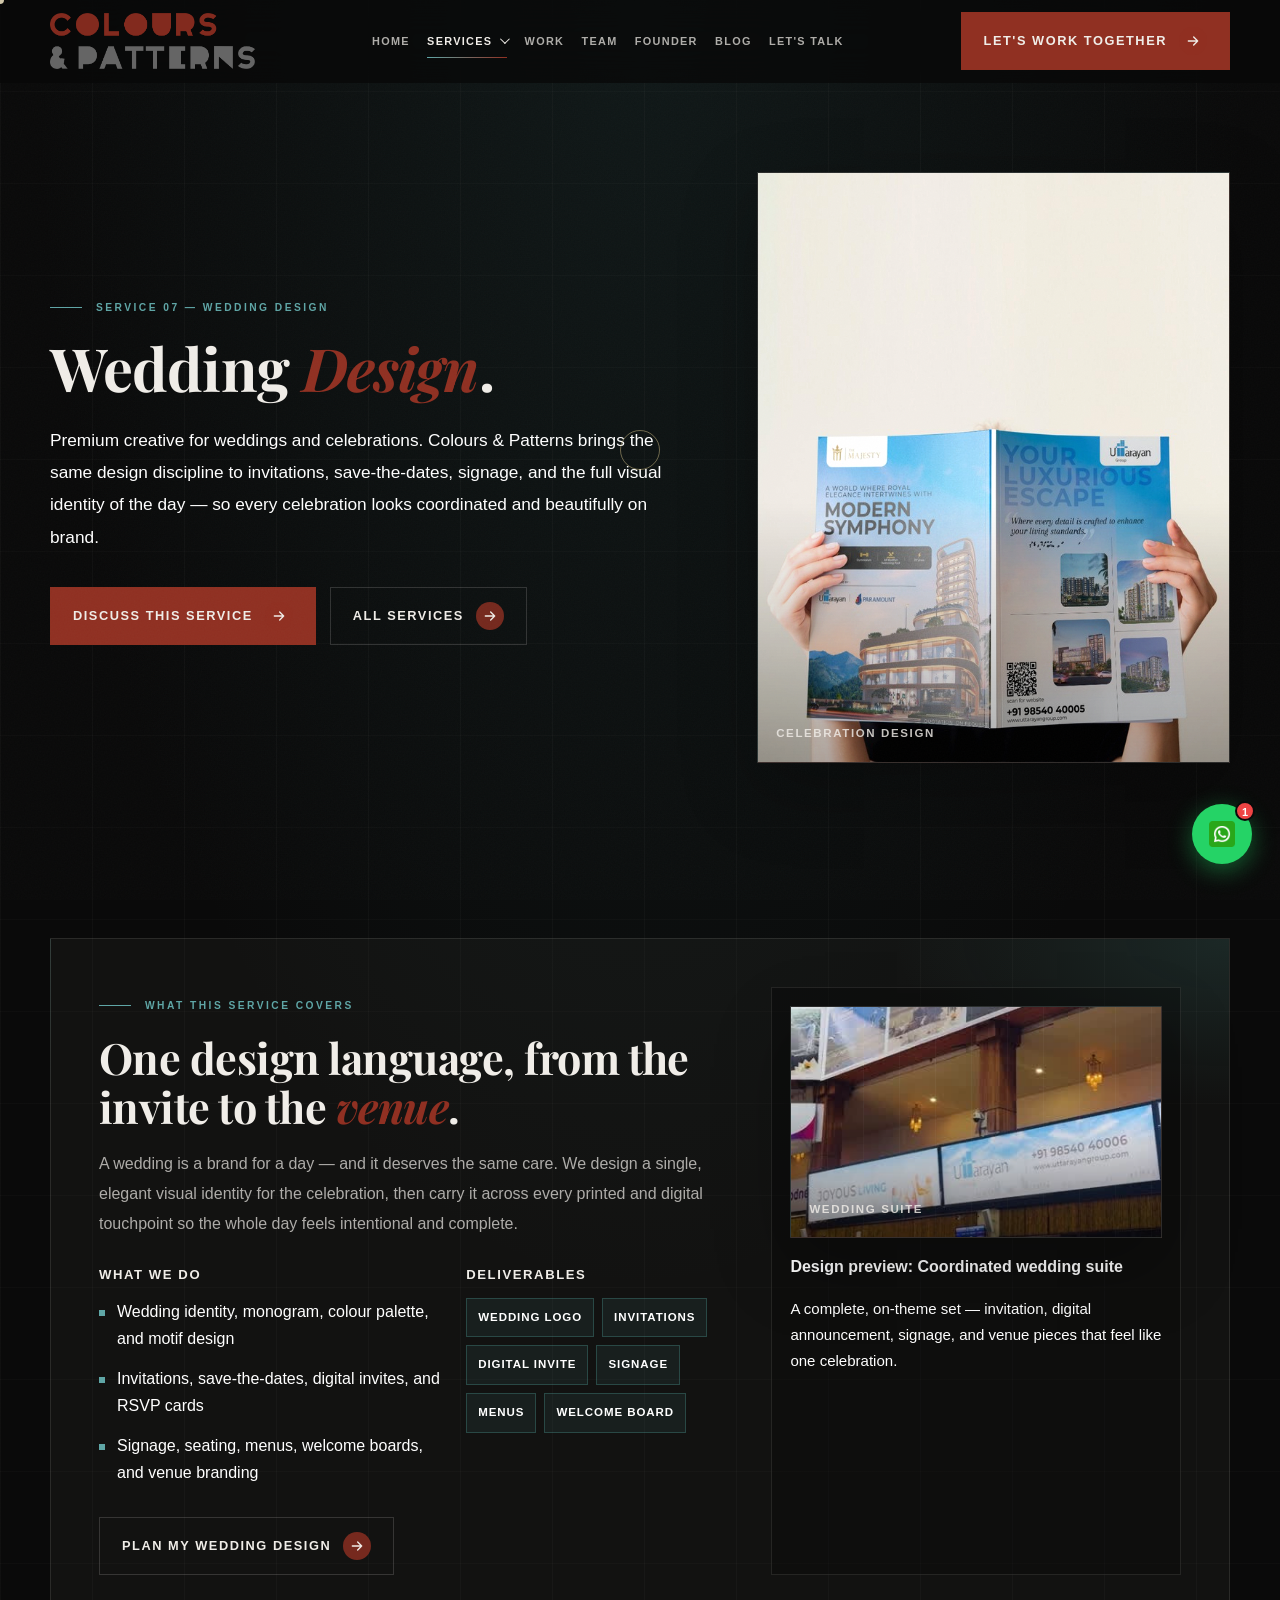
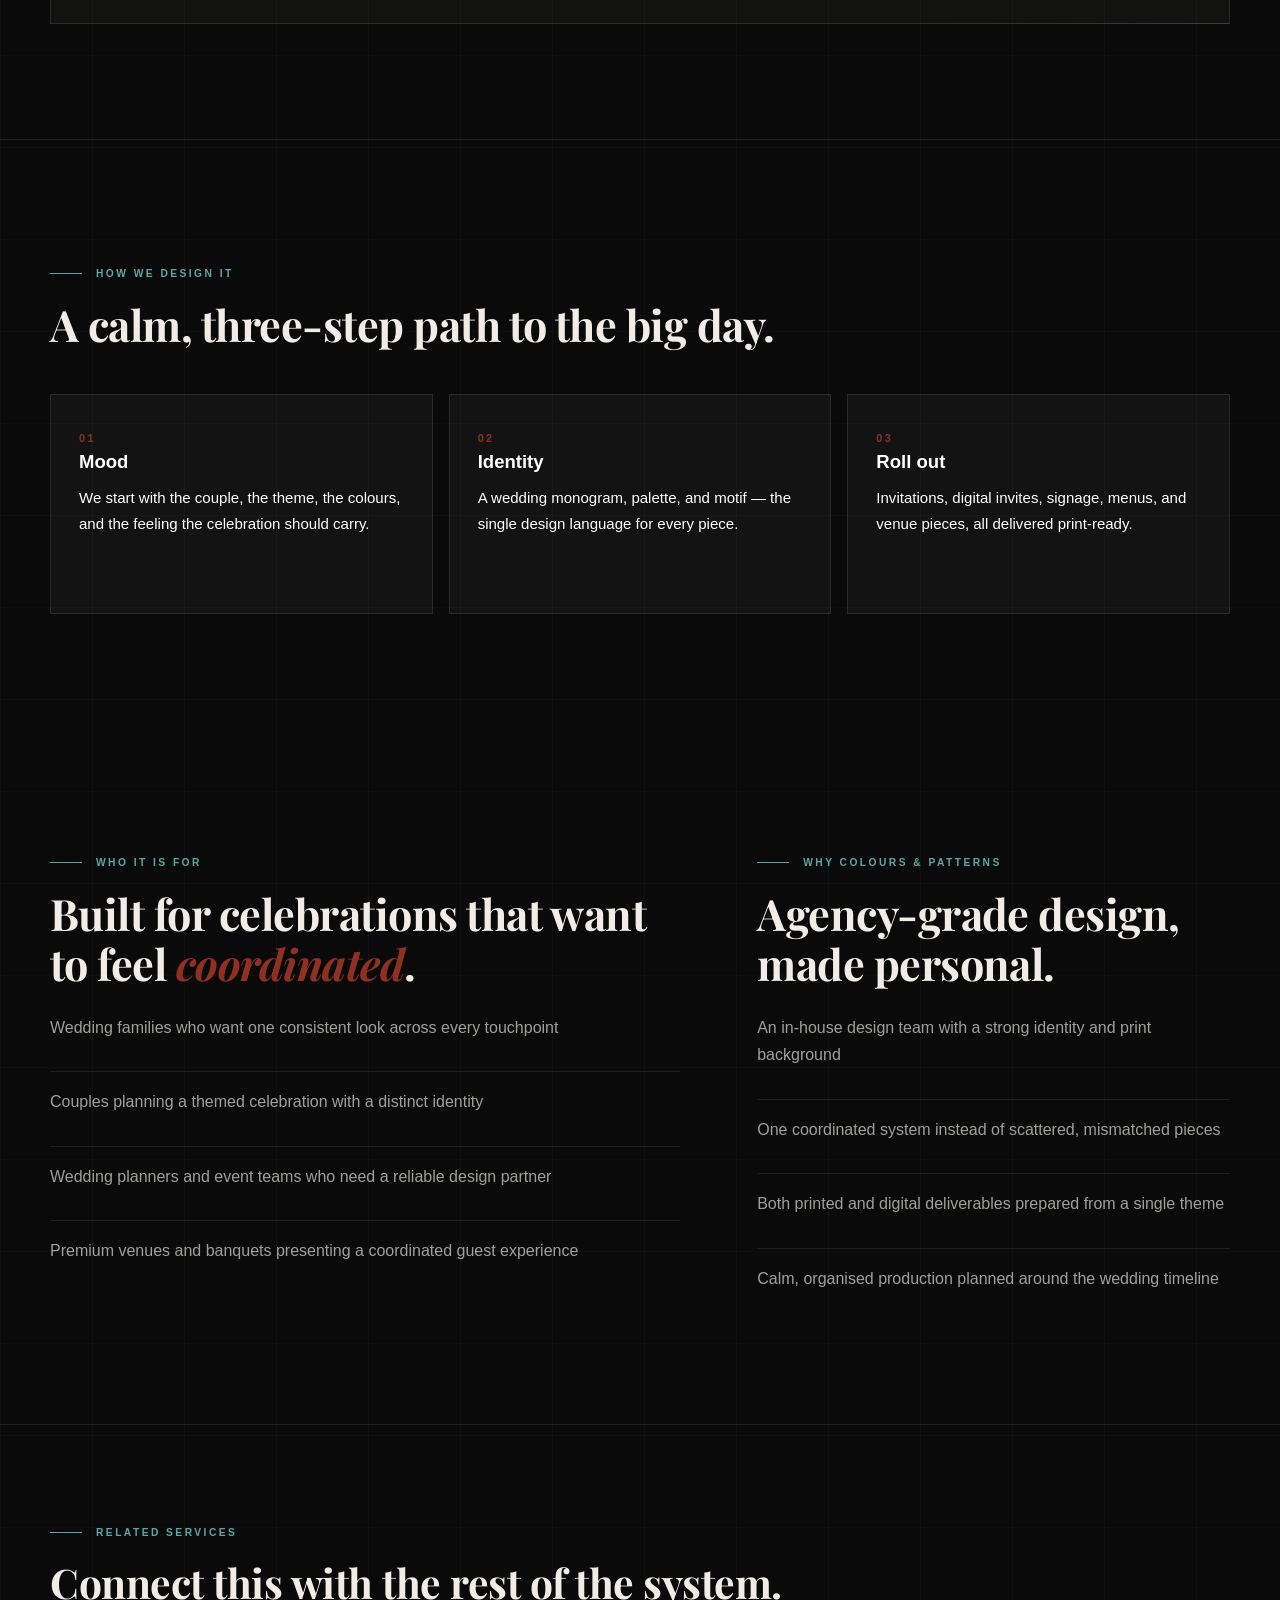
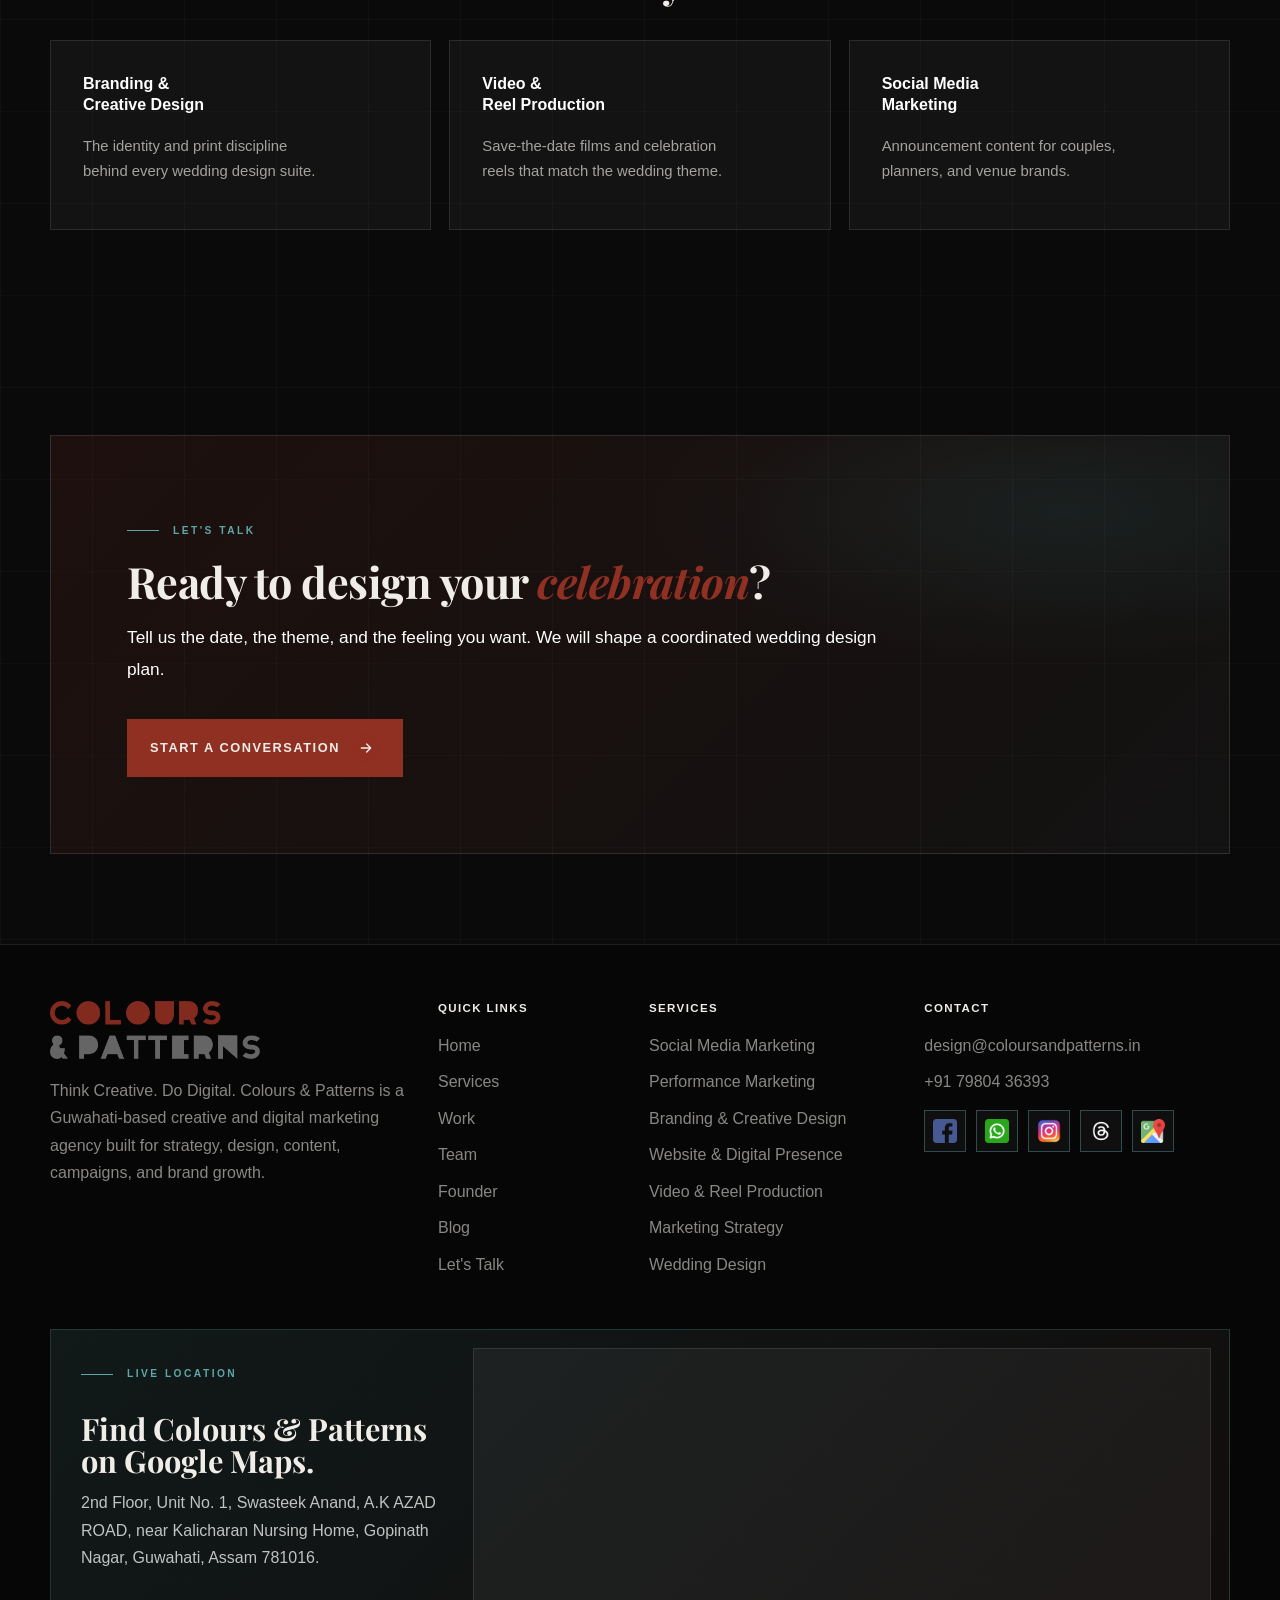
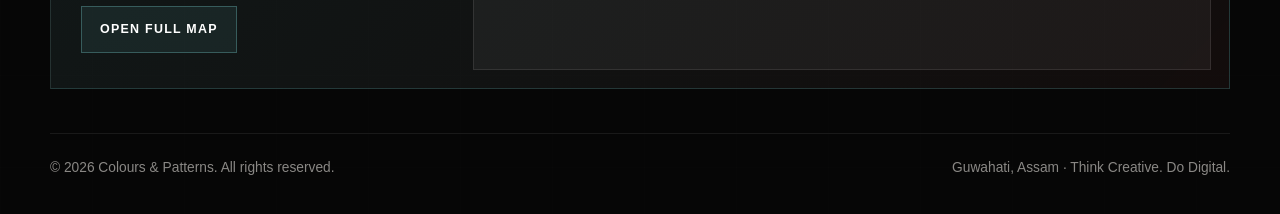
<file: wedding-design.html>
﻿<!DOCTYPE html>
<html lang="en">
<head>
  <meta charset="UTF-8">
  <meta name="viewport" content="width=device-width, initial-scale=1.0">
  <title>Wedding Design | Colours & Patterns</title>
  <meta name="description" content="Wedding design by Colours & Patterns — wedding identity, invitations, save-the-dates, digital invites, signage, menus, and a fully coordinated celebration design system.">
  <meta name="theme-color" content="#0a0a0a">
  <link rel="preload" as="image" href="website/logo.png">
  <link rel="preconnect" href="https://fonts.googleapis.com">
  <link rel="preconnect" href="https://fonts.gstatic.com" crossorigin>
  <link href="https://fonts.googleapis.com/css2?family=Playfair+Display:ital,wght@0,500;0,600;0,700;0,800;0,900;1,400;1,500;1,700&display=swap" rel="stylesheet">
  <link rel="stylesheet" href="site-assets/styles.css">
  <noscript><style>.site-loader{display:none}</style></noscript>
</head>
<body data-page="services">
  <div class="scroll-progress" data-scroll-progress aria-hidden="true"></div>
  <a class="skip-link" href="#main">Skip to content</a>
  <div class="site-loader" data-site-loader role="status" aria-live="polite" aria-label="Loading Colours & Patterns">
    <div class="loader-inner">
      <img class="loader-logo" src="website/logo.png" alt="Colours & Patterns">
      <div class="loader-line" aria-hidden="true"><span class="loader-line-fill"></span></div>
      <div class="loader-foot">
        <span class="loader-count"><span data-loader-count>0</span><i>%</i></span>
        <span class="loader-tag">Think Creative. Do Digital.</span>
      </div>
    </div>
  </div>
  <div class="cursor-dot" aria-hidden="true"></div>
  <div class="cursor-ring" aria-hidden="true"></div>

  <header class="site-header" data-header>
    <div class="nav-wrap">
      <a class="brand" href="index.html" aria-label="Colours & Patterns home">
        <img class="brand-logo" src="website/logo.png" alt="Colours & Patterns">
      </a>
      <nav class="nav-links" aria-label="Primary navigation">
        <a href="index.html">Home</a>
        <div class="nav-dropdown" data-services-dropdown>
          <button class="nav-dropdown-toggle is-active" type="button" aria-expanded="false" aria-controls="services-menu" data-services-toggle>
            <span>Services</span><span class="nav-chevron" aria-hidden="true"></span>
          </button>
          <div class="nav-dropdown-menu" id="services-menu" role="menu" aria-label="Service pages">
            <a href="services.html" role="menuitem">All Services</a>
            <a href="social-media-marketing.html" role="menuitem">Social Media Marketing</a>
            <a href="performance-marketing.html" role="menuitem">Performance Marketing</a>
            <a href="branding-and-creative-design.html" role="menuitem">Branding &amp; Creative Design</a>
            <a href="website-and-digital-presence.html" role="menuitem">Website &amp; Digital Presence</a>
            <a href="video-and-reel-production.html" role="menuitem">Video &amp; Reel Production</a>
            <a href="marketing-strategy.html" role="menuitem">Marketing Strategy</a>
            <a class="is-active" href="wedding-design.html" role="menuitem">Wedding Design</a>
          </div>
        </div>
        <a href="results.html">Work</a>
        <a href="team.html">Team</a>
        <a href="founder.html">Founder</a>
        <a href="blog.html">Blog</a>
        <a href="lets-talk.html">Let's Talk</a>
      </nav>
      <div class="nav-actions">
        <a class="btn nav-cta primary" href="lets-talk.html"><span>Let's Work Together</span><span class="btn-icon" aria-hidden="true"><svg viewBox="0 0 24 24"><path d="M5 12h14M13 6l6 6-6 6" fill="none" stroke="currentColor" stroke-width="2" stroke-linecap="round" stroke-linejoin="round"/></svg></span></a>
        <button class="menu-toggle" type="button" aria-label="Open menu" aria-expanded="false" data-menu-toggle>
          <span></span><span></span><span></span>
        </button>
      </div>
    </div>
  </header>

  <main id="main">
    <section class="hero compact-hero" aria-labelledby="page-title">
      <div class="container hero-grid">
        <div class="reveal">
          <p class="eyebrow">Service 07 — Wedding Design</p>
          <h1 id="page-title">Wedding <em>Design</em>.</h1>
          <p class="lead">Premium creative for weddings and celebrations. Colours & Patterns brings the same design discipline to invitations, save-the-dates, signage, and the full visual identity of the day — so every celebration looks coordinated and beautifully on brand.</p>
          <div class="hero-actions">
            <a class="btn primary" href="lets-talk.html"><span>Discuss This Service</span><span class="btn-icon" aria-hidden="true"><svg viewBox="0 0 24 24"><path d="M5 12h14M13 6l6 6-6 6" fill="none" stroke="currentColor" stroke-width="2" stroke-linecap="round" stroke-linejoin="round"/></svg></span></a>
            <a class="btn secondary" href="services.html"><span>All Services</span><span class="btn-icon" aria-hidden="true"><svg viewBox="0 0 24 24"><path d="M5 12h14M13 6l6 6-6 6" fill="none" stroke="currentColor" stroke-width="2" stroke-linecap="round" stroke-linejoin="round"/></svg></span></a>
          </div>
        </div>
        <div class="reveal">
          <figure class="image-frame hero-visual">
            <img src="site-assets/pdf-images/pdf-jpeg-009.jpg" alt="Wedding design and celebration creative by Colours and Patterns" loading="eager">
            <figcaption>Celebration Design</figcaption>
          </figure>
        </div>
      </div>
    </section>

    <section class="section service-stack" aria-labelledby="detail-title">
      <div class="container">
        <article class="service-detail reveal">
          <div class="service-detail-grid">
            <div class="service-copy">
              <p class="section-kicker">What this service covers</p>
              <h2 id="detail-title">One design language, from the invite to the <em>venue</em>.</h2>
              <p>A wedding is a brand for a day — and it deserves the same care. We design a single, elegant visual identity for the celebration, then carry it across every printed and digital touchpoint so the whole day feels intentional and complete.</p>
              <div class="service-columns">
                <div><h3>What we do</h3><ul class="deliverable-list"><li>Wedding identity, monogram, colour palette, and motif design</li><li>Invitations, save-the-dates, digital invites, and RSVP cards</li><li>Signage, seating, menus, welcome boards, and venue branding</li></ul></div>
                <div><h3>Deliverables</h3><ul class="pill-list"><li>Wedding logo</li><li>Invitations</li><li>Digital invite</li><li>Signage</li><li>Menus</li><li>Welcome board</li></ul></div>
              </div>
              <a class="btn secondary" href="lets-talk.html"><span>Plan My Wedding Design</span><span class="btn-icon" aria-hidden="true"><svg viewBox="0 0 24 24"><path d="M5 12h14M13 6l6 6-6 6" fill="none" stroke="currentColor" stroke-width="2" stroke-linecap="round" stroke-linejoin="round"/></svg></span></a>
            </div>
            <aside class="case-preview">
              <figure class="image-frame ratio-wide"><img src="site-assets/pdf-images/pdf-jpeg-010.jpg" alt="Wedding invitation and celebration design preview" loading="lazy"><figcaption>Wedding Suite</figcaption></figure>
              <h3>Design preview: Coordinated wedding suite</h3>
              <p>A complete, on-theme set — invitation, digital announcement, signage, and venue pieces that feel like one celebration.</p>
            </aside>
          </div>
        </article>
      </div>
    </section>

    <section class="section section-divider" aria-labelledby="approach-title">
      <div class="container">
        <div class="section-head reveal">
          <p class="section-kicker">How we design it</p>
          <h2 class="section-title" id="approach-title">A calm, three-step path to the big day.</h2>
        </div>
        <div class="step-grid">
          <article class="process-card reveal"><span class="number">01</span><h3>Mood</h3><p>We start with the couple, the theme, the colours, and the feeling the celebration should carry.</p></article>
          <article class="process-card reveal"><span class="number">02</span><h3>Identity</h3><p>A wedding monogram, palette, and motif — the single design language for every piece.</p></article>
          <article class="process-card reveal"><span class="number">03</span><h3>Roll out</h3><p>Invitations, digital invites, signage, menus, and venue pieces, all delivered print-ready.</p></article>
        </div>
      </div>
    </section>

    <section class="section" aria-labelledby="audience-title">
      <div class="container split-grid">
        <div class="reveal">
          <p class="section-kicker">Who it is for</p>
          <h2 class="section-title" id="audience-title">Built for celebrations that want to feel <em>coordinated</em>.</h2>
          <ul class="about-list">
            <li>Wedding families who want one consistent look across every touchpoint</li>
            <li>Couples planning a themed celebration with a distinct identity</li>
            <li>Wedding planners and event teams who need a reliable design partner</li>
            <li>Premium venues and banquets presenting a coordinated guest experience</li>
          </ul>
        </div>
        <div class="reveal">
          <p class="section-kicker">Why Colours &amp; Patterns</p>
          <h2 class="section-title">Agency-grade design, made personal.</h2>
          <ul class="about-list">
            <li>An in-house design team with a strong identity and print background</li>
            <li>One coordinated system instead of scattered, mismatched pieces</li>
            <li>Both printed and digital deliverables prepared from a single theme</li>
            <li>Calm, organised production planned around the wedding timeline</li>
          </ul>
        </div>
      </div>
    </section>

    <section class="section section-divider related-services-section" aria-labelledby="related-title">
      <div class="container">
        <div class="section-head reveal">
          <p class="section-kicker">Related services</p>
          <h2 class="section-title" id="related-title">Connect this with the rest of the system.</h2>
        </div>
        <div class="link-grid">
          <a class="link-card reveal" href="branding-and-creative-design.html"><h3>Branding &amp; Creative Design</h3><p>The identity and print discipline behind every wedding design suite.</p></a>
          <a class="link-card reveal" href="video-and-reel-production.html"><h3>Video &amp; Reel Production</h3><p>Save-the-date films and celebration reels that match the wedding theme.</p></a>
          <a class="link-card reveal" href="social-media-marketing.html"><h3>Social Media Marketing</h3><p>Announcement content for couples, planners, and venue brands.</p></a>
        </div>
      </div>
    </section>

    <section class="section tight">
      <div class="container">
        <div class="cta-band reveal">
          <p class="section-kicker">Let's talk</p>
          <h2>Ready to design your <em>celebration</em>?</h2>
          <p class="section-lede">Tell us the date, the theme, and the feeling you want. We will shape a coordinated wedding design plan.</p>
          <div class="cta-actions"><a class="btn primary" href="lets-talk.html"><span>Start a Conversation</span><span class="btn-icon" aria-hidden="true"><svg viewBox="0 0 24 24"><path d="M5 12h14M13 6l6 6-6 6" fill="none" stroke="currentColor" stroke-width="2" stroke-linecap="round" stroke-linejoin="round"/></svg></span></a></div>
        </div>
      </div>
    </section>
  </main>

  <footer class="site-footer">
    <div class="container">
      <div class="footer-grid">
        <div>
          <img class="footer-logo" src="website/logo.png" alt="Colours & Patterns">
          <p>Think Creative. Do Digital. Colours & Patterns is a Guwahati-based creative and digital marketing agency built for strategy, design, content, campaigns, and brand growth.</p>
        </div>
        <div>
          <h3>Quick links</h3>
          <a href="index.html">Home</a>
          <a href="services.html">Services</a>
          <a href="results.html">Work</a>
          <a href="team.html">Team</a>
          <a href="founder.html">Founder</a>
        <a href="blog.html">Blog</a>
        <a href="lets-talk.html">Let's Talk</a>
        </div>
        <div>
          <h3>Services</h3>
          <a href="social-media-marketing.html">Social Media Marketing</a>
          <a href="performance-marketing.html">Performance Marketing</a>
          <a href="branding-and-creative-design.html">Branding &amp; Creative Design</a>
          <a href="website-and-digital-presence.html">Website &amp; Digital Presence</a>
          <a href="video-and-reel-production.html">Video &amp; Reel Production</a>
          <a href="marketing-strategy.html">Marketing Strategy</a>
          <a href="wedding-design.html">Wedding Design</a>
        </div>
        <div>
          <h3>Contact</h3>
          <a href="mailto:design@coloursandpatterns.in">design@coloursandpatterns.in</a>
          <a href="tel:+917980436393">+91 79804 36393</a>
          <div class="social-logo-links" aria-label="Social and location links">
            <a class="social-logo-link" href="https://www.facebook.com/coloursandpatterns/" target="_blank" rel="noopener" aria-label="Facebook"><img class="social-logo" src="site-assets/social-icons/facebook.png" alt="" width="24" height="24" loading="lazy"><span>Facebook</span></a>
            <a class="social-logo-link" href="https://wa.me/917980436393?text=Hi%20Colours%20%26%20Patterns%2C%20I%20want%20to%20discuss%20a%20project%20and%20explore%20how%20we%20can%20work%20together." target="_blank" rel="noopener" aria-label="WhatsApp"><img class="social-logo" src="site-assets/social-icons/whatsapp.png" alt="" width="24" height="24" loading="lazy"><span>WhatsApp</span></a>
            <a class="social-logo-link" href="https://www.instagram.com/coloursandpatterns_/" target="_blank" rel="noopener" aria-label="Instagram"><img class="social-logo" src="site-assets/social-icons/instagram.png" alt="" width="24" height="24" loading="lazy"><span>Insta</span></a>
            <a class="social-logo-link" href="https://www.threads.com/@coloursandpatterns_" target="_blank" rel="noopener" aria-label="Threads"><img class="social-logo" src="site-assets/social-icons/threads-square.png" alt="" width="24" height="24" loading="lazy"><span>Threads</span></a>
            <a class="social-logo-link" href="https://www.google.com/maps/place/Colours+and+Patterns/@26.1625644,91.7429782,15.75z/data=!4m6!3m5!1s0x375a5bb6634c8951:0xe9c1a46cdf760750!8m2!3d26.1623664!4d91.7445813!16s%2Fg%2F11h25ltyyt!18m1!1e1?entry=ttu&amp;g_ep=EgoyMDI2MDUyMC4wIKXMDSoASAFQAw%3D%3D" target="_blank" rel="noopener" aria-label="Google Maps"><img class="social-logo" src="site-assets/social-icons/google-maps.png" alt="" width="24" height="24" loading="lazy"><span>Google Maps</span></a>
          </div>
        </div>
      </div>
      <div class="footer-live-map" aria-label="Live Google Maps location for Colours and Patterns">
        <div class="footer-map-copy">
          <span class="eyebrow">Live location</span>
          <h3>Find Colours &amp; Patterns on Google Maps.</h3>
          <p>2nd Floor, Unit No. 1, Swasteek Anand, A.K AZAD ROAD, near Kalicharan Nursing Home, Gopinath Nagar, Guwahati, Assam 781016.</p>
          <a class="footer-map-link" href="https://www.google.com/maps/place/Colours+and+Patterns/@26.1625644,91.7429782,15.75z/data=!4m6!3m5!1s0x375a5bb6634c8951:0xe9c1a46cdf760750!8m2!3d26.1623664!4d91.7445813!16s%2Fg%2F11h25ltyyt!18m1!1e1?entry=ttu&amp;g_ep=EgoyMDI2MDUyMC4wIKXMDSoASAFQAw%3D%3D" target="_blank" rel="noopener">Open full map</a>
        </div>
        <div class="footer-map-frame">
          <iframe title="Live Google Map for Colours and Patterns in Guwahati" src="https://maps.google.com/maps?width=100%25&amp;height=380&amp;hl=en&amp;q=26.1623664%2C91.7445813&amp;t=&amp;z=17&amp;ie=UTF8&amp;iwloc=B&amp;output=embed" loading="lazy" referrerpolicy="no-referrer-when-downgrade" allowfullscreen></iframe>
        </div>
      </div>
      <div class="footer-bottom">
        <span>&copy; <span data-year></span> Colours & Patterns. All rights reserved.</span>
        <span>Guwahati, Assam &middot; Think Creative. Do Digital.</span>
      </div>
    </div>
  </footer>
  <button class="wa-trigger" data-wa-trigger aria-label="Chat on WhatsApp" aria-expanded="false">
    <img src="site-assets/social-icons/whatsapp.png" alt="" width="26" height="26" loading="lazy">
    <span class="wa-trigger-badge" aria-hidden="true">1</span>
  </button>
  <div class="wa-card-wrap" data-wa-wrap aria-hidden="true">
    <div class="wa-card">
      <div class="wa-card-header">
        <div class="wa-avatar">
          <img src="site-assets/social-icons/whatsapp.png" alt="" width="22" height="22" loading="lazy">
        </div>
        <div class="wa-card-meta">
          <strong>Colours &amp; Patterns</strong>
          <span class="wa-status"><span class="wa-status-dot" aria-hidden="true"></span>Online</span>
        </div>
        <button class="wa-close" data-wa-close aria-label="Close chat"><svg viewBox="0 0 24 24" fill="none"><path d="M18 6L6 18M6 6l12 12" stroke="currentColor" stroke-width="2" stroke-linecap="round"/></svg></button>
      </div>
      <div class="wa-card-body">
        <div class="wa-bubble">
          <p>Hi there! &#x1F44B;</p>
          <span class="wa-time">Just now</span>
        </div>
        <div class="wa-bubble wa-bubble--delay">
          <p>Ready to discuss your next project? We&#x2019;d love to hear from you!</p>
          <span class="wa-time">Just now</span>
        </div>
      </div>
      <a class="wa-card-cta" href="https://wa.me/917980436393?text=Hi%20Colours%20%26%20Patterns%2C%20I%20want%20to%20discuss%20a%20project%20and%20explore%20how%20we%20can%20work%20together." target="_blank" rel="noopener">
        <svg viewBox="0 0 24 24" fill="currentColor"><path d="M.057 24l1.687-6.163c-1.041-1.804-1.588-3.849-1.587-5.946.003-6.556 5.338-11.891 11.893-11.891 3.181.001 6.167 1.24 8.413 3.488 2.245 2.248 3.481 5.236 3.48 8.414-.003 6.557-5.338 11.892-11.893 11.892-1.99-.001-3.951-.5-5.688-1.448l-6.305 1.654zm6.597-3.807c1.676.995 3.276 1.591 5.392 1.592 5.448 0 9.886-4.434 9.889-9.885.002-5.462-4.415-9.89-9.881-9.892-5.452 0-9.887 4.434-9.889 9.884-.001 2.225.651 3.891 1.746 5.634l-.999 3.648 3.742-.981zm11.387-5.464c-.074-.124-.272-.198-.57-.347-.297-.149-1.758-.868-2.031-.967-.272-.099-.47-.149-.669.149-.198.297-.768.967-.941 1.165-.173.198-.347.223-.644.074-.297-.149-1.255-.462-2.39-1.475-.883-.788-1.48-1.761-1.653-2.059-.173-.297-.018-.458.13-.606.134-.133.297-.347.446-.521.151-.172.2-.296.3-.495.099-.198.05-.372-.025-.521-.075-.148-.669-1.611-.916-2.206-.242-.579-.487-.501-.669-.51l-.57-.01c-.198 0-.52.074-.792.372s-1.04 1.016-1.04 2.479 1.065 2.876 1.213 3.074c.149.198 2.095 3.2 5.076 4.487.709.306 1.263.489 1.694.626.712.226 1.36.194 1.872.118.571-.085 1.758-.719 2.006-1.413.248-.695.248-1.29.173-1.414z"/></svg>
        <span>Start WhatsApp chat</span>
      </a>
    </div>
    <div class="wa-backdrop" data-wa-backdrop></div>
  </div>
  <script src="site-assets/app.js"></script>
</body>
</html>
</file>
<file: site-assets/styles.css>
﻿:root {
  --rust: #903022;
  --teal: #336666;
  --teal-bright: #5fa6a6;
  --champagne: #d9cfb1;
  --champagne-ink: #211b12;
  --black: #0a0a0a;
  --ink: #111111;
  --charcoal: #1a1a1a;
  --charcoal-2: #2a2a2a;
  --white: #f0ede8;
  --heading: #f0ede8;
  --muted: rgba(240, 237, 232, 0.7);
  --soft: rgba(240, 237, 232, 0.095);
  --line: rgba(240, 237, 232, 0.14);
  --display: "Playfair Display", Georgia, "Times New Roman", serif;
  --body: "Century Gothic", CenturyGothic, "AppleGothic", "Trebuchet MS", Arial, sans-serif;
  --max: 1180px;
  --ease: cubic-bezier(0.22, 1, 0.36, 1);
}

* { box-sizing: border-box; }
html { scroll-behavior: smooth; overflow-x: hidden; background: var(--black); }
body {
  margin: 0;
  font-family: var(--body);
  color: var(--white);
  background:
    linear-gradient(90deg, rgba(235, 232, 223, 0.026) 1px, transparent 1px),
    linear-gradient(0deg, rgba(235, 232, 223, 0.018) 1px, transparent 1px),
    radial-gradient(ellipse 70% 38% at 50% 0%, rgba(51, 102, 102, 0.16), transparent 68%),
    var(--black);
  background-size: 92px 92px, 92px 92px, auto, auto;
  line-height: 1.72;
  overflow-x: hidden;
  text-rendering: optimizeLegibility;
}

body::before {
  content: "";
  position: fixed;
  inset: 0;
  z-index: 900;
  pointer-events: none;
  opacity: 0.035;
  background-image: url("data:image/svg+xml,%3Csvg xmlns='http://www.w3.org/2000/svg' width='180' height='180' viewBox='0 0 180 180'%3E%3Cfilter id='n'%3E%3CfeTurbulence type='fractalNoise' baseFrequency='.7' numOctaves='3' stitchTiles='stitch'/%3E%3C/filter%3E%3Crect width='180' height='180' filter='url(%23n)' opacity='.7'/%3E%3C/svg%3E");
}

body.menu-open { overflow: hidden; }
body.is-loading { overflow: hidden; }
a { color: inherit; text-decoration: none; }
img, svg { display: block; max-width: 100%; }
button, input, textarea, select { font: inherit; }
button { border: 0; }
::selection { color: var(--black); background: var(--teal-bright); }

.cursor-dot,
.cursor-ring {
  display: none;
  position: fixed;
  left: 0;
  top: 0;
  z-index: 4500;
  pointer-events: none;
  transform: translate(-50%, -50%);
}

@media (pointer: fine) {
  body.cursor-ready,
  body.cursor-ready a,
  body.cursor-ready button,
  body.cursor-ready input,
  body.cursor-ready select,
  body.cursor-ready textarea {
    cursor: none;
  }

  body.cursor-ready .cursor-dot {
    display: block;
    width: 8px;
    height: 8px;
    border-radius: 50%;
    background: var(--champagne);
    mix-blend-mode: difference;
    transition: width 0.25s ease, height 0.25s ease, background 0.25s ease;
  }

  body.cursor-ready .cursor-ring {
    display: block;
    width: 40px;
    height: 40px;
    border: 1px solid rgba(216, 197, 139, 0.48);
    border-radius: 50%;
    transition: width 0.28s ease, height 0.28s ease, border-color 0.28s ease, background 0.28s ease;
  }

  body.cursor-hover .cursor-dot {
    width: 6px;
    height: 6px;
    background: var(--teal-bright);
  }

  body.cursor-hover .cursor-ring {
    width: 62px;
    height: 62px;
    border-color: rgba(216, 197, 139, 0.72);
    background: rgba(216, 197, 139, 0.045);
  }
}

.skip-link {
  position: fixed;
  top: 12px;
  left: 12px;
  z-index: 10000;
  padding: 10px 14px;
  color: var(--black);
  background: var(--white);
  transform: translateY(-140%);
  transition: transform 0.2s ease;
}
.skip-link:focus { transform: translateY(0); }

/* ===== Loading screen — "pattern fill" ===== */
.site-loader {
  position: fixed;
  inset: 0;
  z-index: 5000;
  display: grid;
  place-items: center;
  padding: 28px;
  color: var(--white);
  background:
    radial-gradient(ellipse 58% 48% at 50% 36%, rgba(144, 48, 34, 0.18), transparent 70%),
    radial-gradient(ellipse 44% 34% at 72% 72%, rgba(51, 102, 102, 0.16), transparent 72%),
    var(--black);
  transition: opacity 0.6s var(--ease), visibility 0.6s var(--ease);
}
.site-loader::before {
  content: "";
  position: absolute;
  inset: 0;
  pointer-events: none;
  background:
    linear-gradient(90deg, rgba(240, 237, 232, 0.03) 1px, transparent 1px),
    linear-gradient(0deg, rgba(240, 237, 232, 0.03) 1px, transparent 1px);
  background-size: 64px 64px;
  mask-image: radial-gradient(circle at center, #000 24%, transparent 76%);
}
.loader-inner {
  position: relative;
  z-index: 1;
  width: min(384px, 84vw);
  display: grid;
  gap: 26px;
  justify-items: center;
  text-align: center;
  transition: transform 0.6s var(--ease), opacity 0.5s var(--ease);
}
.loader-logo {
  width: clamp(176px, 48vw, 250px);
  height: auto;
  filter: drop-shadow(0 18px 40px rgba(0, 0, 0, 0.5));
  animation: loader-rise 0.7s var(--ease) both;
}
.loader-line {
  position: relative;
  width: 100%;
  height: 3px;
  background: repeating-linear-gradient(
    90deg,
    rgba(240, 237, 232, 0.16) 0 2px,
    transparent 2px 24px
  );
}
.loader-line-fill {
  position: absolute;
  left: 0;
  top: 0;
  bottom: 0;
  width: 0%;
  background: linear-gradient(90deg, var(--rust), var(--teal-bright));
  transition: width 0.16s linear;
}
.loader-line-fill::after {
  content: "";
  position: absolute;
  right: -5px;
  top: 50%;
  width: 10px;
  height: 10px;
  transform: translateY(-50%) rotate(45deg);
  background: var(--white);
  box-shadow: 0 0 14px rgba(240, 237, 232, 0.65);
}
.loader-foot {
  display: flex;
  align-items: baseline;
  justify-content: space-between;
  width: 100%;
}
.loader-count {
  font-family: var(--display);
  font-size: 1.6rem;
  font-weight: 700;
  line-height: 1;
  color: var(--white);
}
.loader-count i {
  margin-left: 1px;
  font-size: 0.9rem;
  font-style: italic;
  color: var(--rust);
}
.loader-tag {
  color: rgba(240, 237, 232, 0.42);
  font-size: 0.6rem;
  font-weight: 800;
  letter-spacing: 0.2em;
  text-transform: uppercase;
}
.is-loaded .site-loader {
  opacity: 0;
  visibility: hidden;
  pointer-events: none;
}
.is-loaded .loader-inner {
  transform: translateY(-14px);
  opacity: 0;
}
@keyframes loader-rise {
  from { opacity: 0; transform: translateY(16px); }
  to { opacity: 1; transform: translateY(0); }
}

.scroll-progress {
  position: fixed;
  top: 0;
  left: 0;
  z-index: 1200;
  width: 100%;
  height: 3px;
  background: linear-gradient(90deg, var(--rust), var(--teal), var(--champagne));
  transform: scaleX(0);
  transform-origin: left;
}

.container {
  width: min(var(--max), calc(100% - 48px));
  margin: 0 auto;
}

.site-header {
  position: sticky;
  top: 0;
  z-index: 1100;
  border-bottom: 1px solid transparent;
  background: rgba(8, 8, 8, 0.76);
  backdrop-filter: blur(18px);
  transition: background 0.25s ease, border-color 0.25s ease, box-shadow 0.25s ease;
}
.site-header.is-scrolled {
  border-color: rgba(240, 237, 232, 0.1);
  background: rgba(8, 8, 8, 0.92);
  box-shadow: 0 18px 50px rgba(0, 0, 0, 0.28);
}
.nav-wrap {
  width: min(var(--max), calc(100% - 48px));
  min-height: 82px;
  margin: 0 auto;
  display: flex;
  align-items: center;
  justify-content: space-between;
  gap: 24px;
}
.brand { display: inline-flex; align-items: center; min-width: 174px; }
.brand-logo { width: 205px; height: auto; }
.nav-links { display: flex; align-items: center; justify-content: center; gap: clamp(16px, 2.3vw, 32px); }
.nav-links a,
.nav-dropdown-toggle {
  position: relative;
  color: rgba(240, 237, 232, 0.72);
  background: transparent;
  font-size: 0.75rem;
  font-weight: 700;
  letter-spacing: 0.12em;
  text-transform: uppercase;
  white-space: nowrap;
  transition: color 0.2s ease;
  cursor: pointer;
}
.nav-links a::after,
.nav-dropdown-toggle::after {
  content: "";
  position: absolute;
  left: 0;
  bottom: -8px;
  width: 100%;
  height: 1px;
  background: linear-gradient(90deg, var(--teal-bright), var(--rust));
  transform: scaleX(0);
  transform-origin: right;
  transition: transform 0.28s var(--ease);
}
.nav-links a:hover,
.nav-links a:focus-visible,
.nav-links a.is-active,
.nav-dropdown-toggle:hover,
.nav-dropdown-toggle:focus-visible,
.nav-dropdown-toggle.is-active,
.nav-dropdown.is-open .nav-dropdown-toggle { color: var(--white); }
.nav-links a:hover::after,
.nav-links a:focus-visible::after,
.nav-links a.is-active::after,
.nav-dropdown-toggle:hover::after,
.nav-dropdown-toggle:focus-visible::after,
.nav-dropdown-toggle.is-active::after,
.nav-dropdown.is-open .nav-dropdown-toggle::after {
  transform: scaleX(1);
  transform-origin: left;
}
.nav-dropdown {
  position: relative;
  display: inline-flex;
  align-items: center;
}
.nav-dropdown-toggle {
  display: inline-flex;
  align-items: center;
  gap: 8px;
  padding: 0;
}
.nav-chevron {
  width: 7px;
  height: 7px;
  border-right: 1.5px solid currentColor;
  border-bottom: 1.5px solid currentColor;
  transform: rotate(45deg) translateY(-2px);
  transition: transform 0.25s var(--ease);
}
.nav-dropdown.is-open .nav-chevron {
  transform: rotate(225deg) translateY(-2px);
}
.nav-dropdown-menu {
  position: absolute;
  top: calc(100% + 24px);
  left: 50%;
  width: min(330px, 86vw);
  padding: 12px;
  display: grid;
  gap: 4px;
  background: rgba(8, 8, 8, 0.96);
  border: 1px solid rgba(240, 237, 232, 0.12);
  box-shadow: 0 24px 70px rgba(0, 0, 0, 0.42);
  opacity: 0;
  visibility: hidden;
  pointer-events: none;
  transform: translate(-50%, 10px);
  transition: opacity 0.24s ease, transform 0.3s var(--ease), visibility 0s linear 0.25s;
}
.nav-dropdown.is-open .nav-dropdown-menu {
  opacity: 1;
  visibility: visible;
  pointer-events: auto;
  transform: translate(-50%, 0);
  transition-delay: 0s;
}
.nav-dropdown-menu a {
  display: flex;
  align-items: center;
  justify-content: space-between;
  gap: 16px;
  padding: 12px 13px;
  color: rgba(240, 237, 232, 0.68);
  border: 1px solid transparent;
  background: rgba(240, 237, 232, 0.02);
  font-size: 0.72rem;
  letter-spacing: 0.1em;
}
.nav-dropdown-menu a::after {
  position: static;
  width: 16px;
  height: 1px;
  flex: 0 0 16px;
  background: var(--champagne);
  transform: scaleX(0);
}
.nav-dropdown-menu a:hover,
.nav-dropdown-menu a:focus-visible,
.nav-dropdown-menu a.is-active {
  color: var(--white);
  border-color: rgba(216, 197, 139, 0.26);
  background: rgba(51, 102, 102, 0.16);
}
.nav-actions { display: flex; align-items: center; gap: 14px; }
.menu-toggle {
  display: none;
  width: 46px;
  height: 46px;
  flex: 0 0 46px;
  align-items: center;
  justify-content: center;
  flex-direction: column;
  gap: 6px;
  color: var(--white);
  background: rgba(240, 237, 232, 0.05);
  border: 1px solid rgba(240, 237, 232, 0.14);
}
.menu-toggle span {
  width: 20px;
  height: 2px;
  background: currentColor;
  transition: transform 0.25s ease, opacity 0.25s ease;
}
.menu-open .menu-toggle span:nth-child(1) { transform: translateY(8px) rotate(45deg); }
.menu-open .menu-toggle span:nth-child(2) { opacity: 0; }
.menu-open .menu-toggle span:nth-child(3) { transform: translateY(-8px) rotate(-45deg); }

.btn {
  position: relative;
  isolation: isolate;
  display: inline-flex;
  align-items: center;
  justify-content: center;
  gap: 12px;
  min-height: 52px;
  padding: 14px 22px;
  overflow: hidden;
  color: var(--white);
  background: rgba(240, 237, 232, 0.055);
  border: 1px solid rgba(240, 237, 232, 0.16);
  font-size: 0.8rem;
  font-weight: 800;
  letter-spacing: 0.12em;
  text-transform: uppercase;
  transition: transform 0.35s var(--ease), border-color 0.35s ease, box-shadow 0.35s ease, background 0.35s ease;
}
.btn::before {
  content: "";
  position: absolute;
  inset: 0;
  z-index: -2;
  opacity: 0;
  background:
    linear-gradient(110deg, transparent 0%, rgba(240, 237, 232, 0.22) 38%, transparent 54%),
    linear-gradient(135deg, rgba(216, 197, 139, 0.25), rgba(51, 102, 102, 0.9) 48%, rgba(144, 48, 34, 0.32));
  background-size: 90px 100%, 100% 100%;
  background-position: -120px 0, 0 0;
  transition: opacity 0.25s ease, background-position 0.65s var(--ease);
}
.btn::after {
  content: "";
  position: absolute;
  inset: auto 18px 9px;
  height: 1px;
  background: var(--champagne);
  transform: scaleX(0);
  transform-origin: left;
  transition: transform 0.35s var(--ease);
}
.btn:hover,
.btn:focus-visible {
  transform: translateY(-4px);
  border-color: rgba(216, 197, 139, 0.72);
  background: rgba(51, 102, 102, 0.2);
  box-shadow: 0 22px 44px rgba(51, 102, 102, 0.24), 0 0 0 4px rgba(216, 197, 139, 0.12);
}
.btn:hover::before,
.btn:focus-visible::before {
  opacity: 1;
  background-position: 180% 0, 0 0;
}
.btn:hover::after,
.btn:focus-visible::after { transform: scaleX(1); }
.btn-icon {
  position: relative;
  display: inline-grid;
  place-items: center;
  width: 28px;
  height: 28px;
  flex: 0 0 28px;
  border-radius: 999px;
  background: rgba(144, 48, 34, 0.8);
  color: var(--white);
  transition: transform 0.42s var(--ease), color 0.3s ease, background 0.3s ease;
}
.btn-icon svg {
  width: 16px;
  height: 16px;
  transition: transform 0.42s var(--ease);
}
.btn-icon::after {
  content: "";
  position: absolute;
  width: 12px;
  height: 1px;
  right: 20px;
  background: rgba(216, 197, 139, 0.55);
  opacity: 0;
  transform: scaleX(0);
  transform-origin: right;
  transition: opacity 0.3s ease, transform 0.42s var(--ease);
}
.btn:hover .btn-icon,
.btn:focus-visible .btn-icon {
  color: var(--champagne-ink);
  background: var(--champagne);
  transform: translateX(5px) rotate(-8deg);
}
.btn:hover .btn-icon svg,
.btn:focus-visible .btn-icon svg {
  animation: arrow-glide 0.72s var(--ease) both;
}
.btn:hover .btn-icon::after,
.btn:focus-visible .btn-icon::after {
  opacity: 1;
  transform: scaleX(1);
}
@keyframes arrow-glide {
  0% { transform: translateX(0); }
  42% { transform: translateX(4px); }
  100% { transform: translateX(2px); }
}
.btn.primary { background: var(--rust); border-color: rgba(144, 48, 34, 0.9); }
.btn.secondary { background: transparent; }
.btn.text-link {
  min-height: auto;
  padding: 0;
  border: 0;
  background: transparent;
  box-shadow: none;
  letter-spacing: 0.1em;
}
.btn.text-link::after { inset: auto 0 -4px; }

.section { padding: clamp(78px, 9vw, 132px) 0; }
.section.tight { padding: clamp(58px, 7vw, 90px) 0; }
.section-divider { border-top: 1px solid rgba(240, 237, 232, 0.09); }
.section-kicker,
.eyebrow {
  display: inline-flex;
  align-items: center;
  gap: 14px;
  margin: 0 0 18px;
  color: var(--teal-bright);
  font-size: 0.64rem;
  font-weight: 800;
  letter-spacing: 0.24em;
  text-transform: uppercase;
}
.section-kicker::before,
.eyebrow::before {
  content: "";
  width: 32px;
  height: 1px;
  background: currentColor;
}
h1, h2, h3, p { margin-top: 0; }
h1,
.page-title {
  max-width: 920px;
  margin-bottom: 24px;
  font-family: var(--display);
  color: var(--heading);
  font-size: 3.72rem;
  font-weight: 700;
  line-height: 1.1;
  letter-spacing: -0.015em;
}
h2,
.section-title {
  max-width: 860px;
  margin-bottom: 20px;
  font-family: var(--display);
  color: var(--heading);
  font-size: 2.7rem;
  font-weight: 700;
  line-height: 1.14;
  letter-spacing: -0.012em;
}
h3 {
  color: var(--heading);
  font-family: var(--display);
  font-size: 1.16rem;
  font-weight: 700;
  line-height: 1.32;
  letter-spacing: -0.005em;
}
h1 em,
h2 em,
h3 em,
.page-title em,
.section-title em {
  font-style: italic;
  color: var(--rust);
}
.lead,
.section-lede {
  max-width: 760px;
  color: var(--muted);
  font-size: 1.08rem;
  line-height: 1.86;
}
.muted { color: rgba(240, 237, 232, 0.58); }
.accent { color: var(--rust); font-style: italic; }
.text-teal { color: var(--teal-bright); }
.text-warm { color: var(--rust); }

.hero {
  min-height: calc(100vh - 82px);
  display: grid;
  align-items: center;
  padding: clamp(76px, 8vw, 116px) 0 clamp(58px, 7vw, 96px);
}
.hero-grid,
.split-grid {
  display: grid;
  grid-template-columns: minmax(0, 1.04fr) minmax(320px, 0.78fr);
  gap: clamp(34px, 6vw, 78px);
  align-items: center;
}

.hero-grid > *,
.split-grid > * {
  min-width: 0;
}
.hero-actions,
.cta-actions {
  display: flex;
  flex-wrap: wrap;
  gap: 14px;
  margin-top: 34px;
}
.hero-proof {
  display: grid;
  grid-template-columns: repeat(3, minmax(0, 1fr));
  gap: 1px;
  margin-top: 46px;
  border: 1px solid rgba(240, 237, 232, 0.1);
  background: rgba(240, 237, 232, 0.08);
}
.proof-item {
  min-height: 118px;
  padding: 20px;
  background: rgba(8, 8, 8, 0.78);
}
.proof-item strong {
  display: block;
  font-family: var(--display);
  font-size: 2rem;
  line-height: 1;
}
.proof-item span {
  display: block;
  margin-top: 10px;
  color: rgba(240, 237, 232, 0.58);
  font-size: 0.78rem;
  text-transform: uppercase;
  letter-spacing: 0.1em;
}

.image-placeholder {
  position: relative;
  min-height: 280px;
  display: grid;
  place-items: center;
  overflow: hidden;
  border: 1px solid rgba(240, 237, 232, 0.12);
  background:
    linear-gradient(135deg, rgba(144, 48, 34, 0.18), rgba(51, 102, 102, 0.12)),
    radial-gradient(circle at 24% 26%, rgba(216, 197, 139, 0.11), transparent 30%),
    rgba(240, 237, 232, 0.035);
}
.image-placeholder::before {
  content: "";
  position: absolute;
  inset: 18px;
  border: 1px solid rgba(240, 237, 232, 0.08);
}
.image-placeholder::after {
  content: "";
  position: absolute;
  inset: 0;
  background:
    linear-gradient(90deg, rgba(240, 237, 232, 0.035) 1px, transparent 1px),
    linear-gradient(0deg, rgba(240, 237, 232, 0.028) 1px, transparent 1px);
  background-size: 34px 34px;
  mask-image: radial-gradient(circle at 50% 50%, black, transparent 78%);
}
.placeholder-inner {
  position: relative;
  z-index: 2;
  max-width: 280px;
  padding: 34px;
  text-align: center;
  overflow-wrap: anywhere;
}
.placeholder-inner span {
  display: block;
  margin-bottom: 10px;
  color: var(--champagne);
  font-size: 0.62rem;
  font-weight: 800;
  letter-spacing: 0.22em;
  text-transform: uppercase;
}
.placeholder-inner strong {
  display: block;
  color: var(--white);
  font-family: var(--display);
  font-size: 2.05rem;
  line-height: 1.05;
}
.placeholder-inner small {
  display: block;
  margin-top: 14px;
  color: rgba(240, 237, 232, 0.48);
}
.image-frame {
  position: relative;
  isolation: isolate;
  margin: 0;
  overflow: hidden;
  border: 1px solid rgba(240, 237, 232, 0.13);
  background:
    linear-gradient(135deg, rgba(144, 48, 34, 0.16), transparent 42%),
    linear-gradient(315deg, rgba(33, 113, 114, 0.14), transparent 46%),
    rgba(15, 15, 15, 0.92);
  box-shadow: 0 26px 70px rgba(0, 0, 0, 0.28);
}
.image-frame img {
  width: 100%;
  height: 100%;
  min-height: inherit;
  object-fit: cover;
  filter: saturate(0.9) contrast(1.04);
  transition: transform 0.75s var(--ease), filter 0.75s var(--ease);
}
.image-frame::after {
  content: "";
  position: absolute;
  inset: 0;
  z-index: 1;
  pointer-events: none;
  background:
    linear-gradient(180deg, transparent 46%, rgba(0, 0, 0, 0.5)),
    linear-gradient(90deg, rgba(240, 237, 232, 0.04) 1px, transparent 1px);
  background-size: auto, 36px 36px;
}
.image-frame:hover img { transform: scale(1.04); filter: saturate(1) contrast(1.08); }
.image-frame figcaption {
  position: absolute;
  left: 18px;
  right: 18px;
  bottom: 18px;
  z-index: 2;
  color: rgba(240, 237, 232, 0.82);
  font-size: 0.72rem;
  font-weight: 800;
  letter-spacing: 0.14em;
  text-transform: uppercase;
}
.ratio-wide { aspect-ratio: 16 / 10; min-height: 240px; }
.ratio-square { aspect-ratio: 1 / 1; min-height: 240px; }
.ratio-portrait { aspect-ratio: 4 / 5; min-height: 320px; }

.value-strip,
.card-grid,
.service-grid,
.work-grid,
.results-grid,
.process-grid,
.link-grid {
  display: grid;
  gap: 18px;
}
.value-strip { grid-template-columns: repeat(6, minmax(0, 1fr)); }
.card-grid,
.service-grid { grid-template-columns: repeat(3, minmax(0, 1fr)); }
.work-grid,
.results-grid { grid-template-columns: repeat(2, minmax(0, 1fr)); }
.process-grid { grid-template-columns: repeat(4, minmax(0, 1fr)); }
.link-grid { grid-template-columns: repeat(4, minmax(0, 1fr)); }

.card,
.service-card,
.work-card,
.result-card,
.process-card,
.link-card,
.faq-item {
  position: relative;
  overflow: hidden;
  border: 1px solid rgba(240, 237, 232, 0.11);
  background: rgba(240, 237, 232, 0.035);
  transition: transform 0.32s var(--ease), border-color 0.32s ease, background 0.32s ease, box-shadow 0.32s ease;
}
.card::before,
.service-card::before,
.work-card::before,
.result-card::before,
.process-card::before,
.link-card::before {
  content: "";
  position: absolute;
  inset: 0;
  pointer-events: none;
  background: linear-gradient(135deg, rgba(216, 197, 139, 0.12), transparent 42%, rgba(51, 102, 102, 0.08));
  opacity: 0;
  transition: opacity 0.3s ease;
}
.card:hover,
.service-card:hover,
.work-card:hover,
.result-card:hover,
.process-card:hover,
.link-card:hover {
  transform: translateY(-5px);
  border-color: rgba(216, 197, 139, 0.46);
  background: rgba(51, 102, 102, 0.075);
  box-shadow: 0 22px 44px rgba(0, 0, 0, 0.24);
}
.card:hover::before,
.service-card:hover::before,
.work-card:hover::before,
.result-card:hover::before,
.process-card:hover::before,
.link-card:hover::before { opacity: 1; }
.card,
.service-card,
.result-card,
.process-card,
.link-card { padding: 28px; }
.service-card,
.work-card,
.link-card { display: flex; flex-direction: column; gap: 20px; }
.work-copy { padding: 0 2px 4px; }
.work-copy h3,
.service-card h3,
.card h3,
.result-card h3,
.process-card h3,
.link-card h3 {
  margin-bottom: 10px;
}
.card .number,
.process-card .number {
  color: var(--rust);
  font-size: 0.68rem;
  font-weight: 900;
  letter-spacing: 0.22em;
}
.card p,
.service-card p,
.work-card p,
.work-copy p,
.result-card p,
.process-card p,
.link-card p { color: rgba(240, 237, 232, 0.58); }
.service-card .image-placeholder,
.work-card .image-placeholder,
.link-card .image-placeholder,
.service-card .image-frame,
.work-card .image-frame,
.link-card .image-frame { min-height: 170px; }
.card-footer { margin-top: auto; }

.client-showcase {
  display: grid;
  grid-template-columns: minmax(0, 0.9fr) minmax(0, 1.1fr);
  gap: clamp(28px, 5vw, 64px);
  align-items: start;
}
.client-list {
  display: grid;
  grid-template-columns: repeat(2, minmax(0, 1fr));
  gap: 12px;
}
.client-card {
  padding: 18px;
  border: 1px solid rgba(240, 237, 232, 0.11);
  background: rgba(240, 237, 232, 0.045);
}
.client-card strong {
  display: block;
  margin-bottom: 6px;
  color: var(--white);
  font-size: 0.94rem;
}
.client-card span {
  color: rgba(240, 237, 232, 0.56);
  font-size: 0.78rem;
  line-height: 1.55;
}
.client-media-grid {
  display: grid;
  grid-template-columns: repeat(2, minmax(0, 1fr));
  gap: 14px;
}
.client-media-grid .image-frame { min-height: 190px; }
.proof-quote {
  margin-top: 22px;
  padding: 24px;
  border: 1px solid rgba(216, 197, 139, 0.2);
  background: rgba(216, 197, 139, 0.055);
  color: rgba(240, 237, 232, 0.72);
}
.proof-quote blockquote {
  margin: 0;
  font-size: 1.02rem;
  line-height: 1.8;
}
.proof-quote cite {
  display: block;
  margin-top: 14px;
  color: var(--champagne);
  font-size: 0.74rem;
  font-style: normal;
  font-weight: 800;
  letter-spacing: 0.14em;
  text-transform: uppercase;
}

.about-list {
  display: grid;
  gap: 14px;
  margin: 26px 0 0;
  padding: 0;
  list-style: none;
}
.about-list li {
  padding: 16px 0;
  border-top: 1px solid rgba(240, 237, 232, 0.09);
  color: rgba(240, 237, 232, 0.66);
}
.about-list strong { color: var(--white); }

.cta-band {
  position: relative;
  overflow: hidden;
  padding: clamp(42px, 7vw, 76px);
  border: 1px solid rgba(240, 237, 232, 0.12);
  background:
    radial-gradient(ellipse 60% 60% at 86% 18%, rgba(51, 102, 102, 0.18), transparent 60%),
    linear-gradient(135deg, rgba(144, 48, 34, 0.14), rgba(240, 237, 232, 0.035));
}
.cta-band h2 { margin-bottom: 14px; }

.faq-list { display: grid; gap: 12px; }
.faq-item { padding: 0; }
.faq-item summary {
  cursor: pointer;
  padding: 22px 24px;
  list-style: none;
  font-weight: 800;
}
.faq-item summary::-webkit-details-marker { display: none; }
.faq-item p {
  margin: 0;
  padding: 0 24px 24px;
  color: rgba(240, 237, 232, 0.62);
}

.contact-grid {
  display: grid;
  grid-template-columns: minmax(280px, 0.8fr) minmax(0, 1.2fr);
  gap: clamp(34px, 6vw, 78px);
  align-items: start;
}
.contact-list { display: grid; gap: 16px; margin-top: 30px; }
.contact-link {
  display: grid;
  grid-template-columns: 46px 1fr;
  gap: 16px;
  align-items: start;
  padding: 16px 0;
  border-top: 1px solid rgba(240, 237, 232, 0.09);
  color: rgba(240, 237, 232, 0.72);
}
.contact-link span:first-child {
  display: grid;
  place-items: center;
  width: 46px;
  height: 46px;
  border: 1px solid rgba(240, 237, 232, 0.12);
  color: var(--champagne);
  font-weight: 900;
}
.contact-link strong {
  display: block;
  margin-bottom: 4px;
  color: var(--white);
  font-size: 0.68rem;
  letter-spacing: 0.18em;
  text-transform: uppercase;
}
.contact-form {
  padding: clamp(24px, 4vw, 42px);
  border: 1px solid rgba(240, 237, 232, 0.12);
  background: rgba(240, 237, 232, 0.035);
}
.form-grid {
  display: grid;
  grid-template-columns: repeat(2, minmax(0, 1fr));
  gap: 18px;
}
.field { display: grid; gap: 8px; }
.field.full { grid-column: 1 / -1; }
.field label {
  color: rgba(240, 237, 232, 0.42);
  font-size: 0.62rem;
  font-weight: 800;
  letter-spacing: 0.18em;
  text-transform: uppercase;
}
input, select, textarea {
  width: 100%;
  min-height: 52px;
  color: var(--white);
  background: rgba(8, 8, 8, 0.72);
  border: 1px solid rgba(240, 237, 232, 0.12);
  border-radius: 0;
  padding: 14px 16px;
  outline: 0;
  transition: border-color 0.25s ease, box-shadow 0.25s ease, background 0.25s ease;
}
select { appearance: none; }
select option { background: var(--charcoal); color: var(--white); }
textarea { min-height: 150px; resize: vertical; }
input:focus, select:focus, textarea:focus {
  border-color: rgba(216, 197, 139, 0.7);
  background: rgba(240, 237, 232, 0.055);
  box-shadow: 0 0 0 3px rgba(216, 197, 139, 0.13);
}
.form-status { min-height: 24px; color: var(--champagne); font-weight: 800; }

.site-footer {
  padding: 56px 0 34px;
  border-top: 1px solid rgba(240, 237, 232, 0.1);
  background: rgba(5, 5, 5, 0.74);
}
.footer-grid {
  display: grid;
  grid-template-columns: minmax(240px, 1.1fr) minmax(130px, 0.55fr) minmax(170px, 0.75fr) minmax(280px, 0.95fr);
  gap: 34px;
}
.footer-logo { width: 210px; margin-bottom: 18px; }
.footer-grid p,
.footer-grid a,
.footer-bottom { color: rgba(240, 237, 232, 0.56); }
.footer-grid h2,
.footer-grid h3 {
  margin-bottom: 16px;
  font-family: var(--body);
  font-size: 0.72rem;
  letter-spacing: 0.18em;
  text-transform: uppercase;
}
.footer-grid a { display: block; margin: 9px 0; transition: color 0.2s ease; }
.footer-grid a:hover { color: var(--champagne); }
.social-logo-links {
  display: grid;
  grid-template-columns: repeat(5, 42px);
  gap: 10px;
  align-items: center;
  justify-content: start;
  margin: 14px 0 12px;
}

.footer-grid .social-logo-link {
  position: relative;
  display: inline-flex;
  align-items: center;
  justify-content: center;
  width: 42px;
  height: 42px;
  margin: 0;
  padding: 0;
  color: #fff;
  border: 1px solid rgba(95, 166, 166, 0.4);
  background: rgba(240, 237, 232, 0.035);
  transition: transform 0.24s ease, border-color 0.24s ease, background 0.24s ease, color 0.24s ease;
}

.footer-grid .social-logo-link:hover,
.footer-grid .social-logo-link:focus-visible {
  color: var(--teal-bright);
  transform: translateY(-2px);
  border-color: rgba(95, 166, 166, 0.78);
  background: rgba(95, 166, 166, 0.11);
}

.social-logo-link span {
  position: absolute;
  width: 1px;
  height: 1px;
  overflow: hidden;
  clip: rect(0 0 0 0);
  white-space: nowrap;
}

.social-logo {
  display: block;
  width: 24px;
  height: 24px;
  flex: 0 0 auto;
  object-fit: contain;
}

.footer-live-map {
  display: grid;
  grid-template-columns: minmax(240px, 0.85fr) minmax(320px, 1.65fr);
  gap: 24px;
  align-items: stretch;
  margin-top: 42px;
  padding: 18px;
  border: 1px solid rgba(95, 166, 166, 0.24);
  background:
    linear-gradient(135deg, rgba(95, 166, 166, 0.1), rgba(179, 71, 62, 0.06)),
    rgba(10, 11, 11, 0.78);
}

.footer-map-copy {
  display: flex;
  flex-direction: column;
  justify-content: center;
  padding: 14px 12px;
  min-width: 0;
}

.footer-map-copy h3 {
  max-width: 420px;
  margin: 12px 0 12px;
  font-family: var(--display);
  font-size: clamp(1.55rem, 2.4vw, 2.45rem);
  line-height: 1.05;
  letter-spacing: 0;
  text-transform: none;
}

.footer-map-copy p {
  max-width: 430px;
  color: rgba(255, 255, 255, 0.74);
}

.footer-map-link {
  display: inline-flex;
  align-items: center;
  justify-content: center;
  width: fit-content;
  margin-top: 18px;
  padding: 12px 18px;
  border: 1px solid rgba(95, 166, 166, 0.42);
  color: #fff;
  background: rgba(95, 166, 166, 0.11);
  font-size: 0.78rem;
  font-weight: 800;
  letter-spacing: 0.1em;
  text-transform: uppercase;
}

.footer-map-link:hover,
.footer-map-link:focus-visible {
  border-color: rgba(95, 166, 166, 0.82);
  background: rgba(95, 166, 166, 0.18);
  color: #fff;
}

.footer-map-frame {
  position: relative;
  min-height: 320px;
  overflow: hidden;
  border: 1px solid rgba(240, 237, 232, 0.1);
  background: rgba(255, 255, 255, 0.05);
}

.footer-map-frame iframe {
  display: block;
  width: 100%;
  height: 100%;
  min-height: 320px;
  border: 0;
  filter: saturate(0.85) contrast(1.02);
}

/* ── WhatsApp chat widget ───────────────────────────────────────────── */

/* Trigger button */
.wa-trigger {
  position: fixed;
  right: clamp(16px, 2.5vw, 28px);
  bottom: clamp(20px, 4vw, 36px);
  z-index: 1150;
  width: 60px;
  height: 60px;
  border-radius: 50%;
  background: #25D366;
  border: none;
  cursor: pointer;
  display: grid;
  place-items: center;
  box-shadow: 0 6px 24px rgba(37, 211, 102, 0.44), 0 2px 8px rgba(0, 0, 0, 0.2);
  opacity: 0;
  transform: scale(0.6);
  animation: wa-trigger-in 0.52s cubic-bezier(0.34, 1.56, 0.64, 1) 1.4s forwards;
  transition: transform 0.22s ease, box-shadow 0.22s ease;
}

.wa-trigger:hover { transform: scale(1.1); box-shadow: 0 10px 32px rgba(37, 211, 102, 0.54); }
.wa-trigger:focus-visible { outline: 3px solid #25D366; outline-offset: 3px; }

.wa-trigger-badge {
  position: absolute;
  top: -3px;
  right: -3px;
  width: 20px;
  height: 20px;
  border-radius: 50%;
  background: #ef4444;
  color: #fff;
  font-size: 0.68rem;
  font-weight: 800;
  display: grid;
  place-items: center;
  border: 2px solid #0a0a0a;
  animation: wa-badge-pop 0.4s cubic-bezier(0.34, 1.56, 0.64, 1) 2s both;
}

@keyframes wa-trigger-in {
  from { opacity: 0; transform: scale(0.6); }
  to   { opacity: 1; transform: scale(1); }
}

@keyframes wa-badge-pop {
  from { transform: scale(0); }
  to   { transform: scale(1); }
}

/* Full-page overlay wrap */
.wa-card-wrap {
  position: fixed;
  inset: 0;
  z-index: 1200;
  pointer-events: none;
  display: flex;
  align-items: flex-end;
  justify-content: flex-end;
  padding: 0 clamp(16px, 2.5vw, 28px) clamp(96px, 12vw, 120px);
}

.wa-card-wrap.is-open { pointer-events: all; }

/* Backdrop */
.wa-backdrop {
  position: absolute;
  inset: 0;
  background: rgba(0, 0, 0, 0.6);
  backdrop-filter: blur(3px);
  -webkit-backdrop-filter: blur(3px);
  opacity: 0;
  transition: opacity 0.32s ease;
  cursor: pointer;
}

.wa-card-wrap.is-open .wa-backdrop { opacity: 1; }

/* Chat card */
.wa-card {
  position: relative;
  z-index: 1;
  width: 320px;
  max-width: calc(100vw - 32px);
  border-radius: 20px;
  background: #f0f0f0;
  overflow: hidden;
  box-shadow: 0 28px 72px rgba(0, 0, 0, 0.28), 0 6px 18px rgba(0, 0, 0, 0.14);
  opacity: 0;
  transform: translateY(48px) scale(0.9);
  transition: transform 0.44s cubic-bezier(0.34, 1.56, 0.64, 1), opacity 0.28s ease;
}

.wa-card-wrap.is-open .wa-card {
  opacity: 1;
  transform: translateY(0) scale(1);
}

/* Card header */
.wa-card-header {
  display: flex;
  align-items: center;
  gap: 12px;
  padding: 14px 16px;
  background: #075E54;
}

.wa-avatar {
  width: 44px;
  height: 44px;
  border-radius: 50%;
  background: rgba(255, 255, 255, 0.15);
  display: grid;
  place-items: center;
  flex: 0 0 44px;
}

.wa-avatar img { width: 24px; height: 24px; display: block; }

.wa-card-meta { flex: 1; display: flex; flex-direction: column; gap: 3px; }
.wa-card-meta strong { color: #fff; font-size: 0.9rem; font-weight: 700; }

.wa-status {
  display: flex;
  align-items: center;
  gap: 5px;
  color: rgba(255, 255, 255, 0.78);
  font-size: 0.75rem;
}

.wa-status-dot {
  width: 7px;
  height: 7px;
  border-radius: 50%;
  background: #4dff91;
  animation: wa-dot 2s ease-in-out infinite;
}

.wa-close {
  width: 34px;
  height: 34px;
  border-radius: 50%;
  background: rgba(255, 255, 255, 0.12);
  border: none;
  cursor: pointer;
  display: grid;
  place-items: center;
  color: #fff;
  flex: 0 0 34px;
  transition: background 0.18s;
}

.wa-close:hover { background: rgba(255, 255, 255, 0.26); }
.wa-close svg { width: 16px; height: 16px; }

/* Chat body */
.wa-card-body {
  padding: 18px 14px 12px;
  background: #ece5dd;
  display: flex;
  flex-direction: column;
  gap: 10px;
}

.wa-bubble { max-width: 90%; }

.wa-bubble p {
  margin: 0;
  padding: 10px 14px;
  background: #fff;
  border-radius: 0 14px 14px 14px;
  font-size: 0.88rem;
  line-height: 1.55;
  color: #111;
  box-shadow: 0 1px 3px rgba(0, 0, 0, 0.1);
}

.wa-time {
  display: block;
  text-align: right;
  font-size: 0.68rem;
  color: rgba(0, 0, 0, 0.38);
  margin-top: 4px;
  padding-right: 2px;
}

.wa-bubble--delay {
  opacity: 0;
  transform: translateY(8px);
  transition: opacity 0.3s ease 0.5s, transform 0.3s ease 0.5s;
}

.wa-card-wrap.is-open .wa-bubble--delay {
  opacity: 1;
  transform: translateY(0);
}

/* CTA button */
.wa-card-cta {
  display: flex;
  align-items: center;
  justify-content: center;
  gap: 10px;
  padding: 15px 20px;
  background: #25D366;
  color: #fff;
  text-decoration: none;
  font-size: 0.9rem;
  font-weight: 700;
  letter-spacing: 0.02em;
  transition: background 0.18s;
}

.wa-card-cta:hover { background: #1da851; color: #fff; }
.wa-card-cta svg { width: 20px; height: 20px; fill: #fff; flex: 0 0 20px; }

@keyframes wa-dot {
  0%, 100% { opacity: 1; }
  50%       { opacity: 0.3; }
}

/* Mobile */
@media (max-width: 620px) {
  .wa-card-wrap {
    padding: 0 0 90px;
    align-items: flex-end;
  }

  .wa-card { width: 100%; max-width: 100%; border-radius: 20px 20px 0 0; }
}

@media (prefers-reduced-motion: reduce) {
  .wa-trigger { animation: none; opacity: 1; transform: none; }
  .wa-card { transition: opacity 0.2s ease; }
  .wa-bubble--delay { transition: opacity 0.2s ease; }
  .wa-status-dot { animation: none; }
}

.footer-bottom {
  display: flex;
  justify-content: space-between;
  gap: 16px;
  margin-top: 44px;
  padding-top: 22px;
  border-top: 1px solid rgba(240, 237, 232, 0.08);
  font-size: 0.86rem;
}

.reveal {
  opacity: 0;
  transform: translateY(22px);
  transition: opacity 0.7s var(--ease), transform 0.7s var(--ease);
}
.reveal.is-visible { opacity: 1; transform: translateY(0); }

@media (prefers-reduced-motion: reduce) {
  *, *::before, *::after {
    animation-duration: 0.01ms !important;
    animation-iteration-count: 1 !important;
    scroll-behavior: auto !important;
    transition-duration: 0.01ms !important;
  }
  .reveal { opacity: 1; transform: none; }
}

@media (max-width: 1080px) {
  h1, .page-title { font-size: 3.4rem; }
  h2, .section-title { font-size: 2.55rem; }
  .hero-grid,
  .split-grid,
  .contact-grid,
  .client-showcase,
  .footer-grid,
  .footer-live-map { grid-template-columns: 1fr; }
  .footer-map-frame,
  .footer-map-frame iframe {
    min-height: 300px;
  }
  .value-strip,
  .service-grid,
  .card-grid,
  .link-grid { grid-template-columns: repeat(2, minmax(0, 1fr)); }
  .process-grid { grid-template-columns: repeat(2, minmax(0, 1fr)); }
}

@media (max-width: 860px) {
  .site-header,
  .site-header.is-scrolled {
    background: rgba(8, 8, 8, 0.94);
    backdrop-filter: none;
  }
  .nav-wrap { width: min(var(--max), calc(100% - 32px)); min-height: 70px; }
  .brand { min-width: 0; }
  .brand-logo { width: 154px; }
  .nav-cta { display: none; }
  .menu-toggle {
    position: fixed;
    top: 12px;
    right: 16px;
    z-index: 1302;
    display: inline-flex;
    background: rgba(8, 8, 8, 0.82);
    border-color: rgba(216, 197, 139, 0.32);
    box-shadow: 0 12px 28px rgba(0, 0, 0, 0.28);
  }
  .menu-open .menu-toggle {
    position: fixed;
    top: 12px;
    right: 16px;
    background: rgba(8, 8, 8, 0.96);
    border-color: rgba(216, 197, 139, 0.58);
  }
  body.menu-open { overflow: hidden; }
  .nav-links {
    position: fixed;
    inset: 0;
    z-index: 1200;
    width: auto;
    height: 100vh;
    height: 100dvh;
    display: flex;
    flex-direction: column;
    align-items: flex-start;
    justify-content: flex-start;
    gap: 14px;
    padding: 98px 24px 40px;
    overflow-y: auto;
    background:
      radial-gradient(ellipse 70% 42% at 20% 0%, rgba(144, 48, 34, 0.16), transparent 72%),
      rgba(8, 8, 8, 0.995);
    backdrop-filter: blur(18px);
    opacity: 0;
    visibility: hidden;
    pointer-events: none;
    transform: translateY(10px);
    transition: opacity 0.28s ease, transform 0.34s var(--ease), visibility 0s linear 0.34s;
  }
  .menu-open .nav-links {
    opacity: 1;
    visibility: visible;
    pointer-events: auto;
    transform: translateX(0);
    transition-delay: 0s;
  }
  .nav-links a {
    font-family: var(--display);
    font-size: 2rem;
    line-height: 1.05;
    letter-spacing: 0;
    text-transform: none;
  }
  .nav-dropdown {
    width: 100%;
    display: grid;
    gap: 14px;
  }
  .nav-dropdown-toggle {
    width: 100%;
    justify-content: space-between;
    font-family: var(--display);
    font-size: 2rem;
    line-height: 1.05;
    letter-spacing: 0;
    text-transform: none;
  }
  .nav-dropdown-toggle::after {
    bottom: -8px;
  }
  .nav-dropdown-menu {
    position: static;
    width: 100%;
    max-height: 0;
    padding: 0;
    gap: 6px;
    border: 0;
    box-shadow: none;
    background: transparent;
    opacity: 1;
    visibility: visible;
    overflow: hidden;
    transform: none;
    transition: max-height 0.34s var(--ease), padding 0.34s var(--ease);
  }
  .nav-dropdown.is-open .nav-dropdown-menu {
    max-height: 480px;
    padding: 8px 0 4px;
    transform: none;
  }
  .nav-dropdown-menu a {
    padding: 11px 0 11px 16px;
    font-family: var(--body);
    font-size: 0.72rem;
    line-height: 1.35;
    letter-spacing: 0.12em;
    text-transform: uppercase;
    border-left: 1px solid rgba(240, 237, 232, 0.12);
  }
  .container { width: min(var(--max), calc(100% - 32px)); }
  .hero { min-height: auto; padding-top: 86px; }
  .hero-proof,
  .client-list,
  .client-media-grid,
  .work-grid,
  .results-grid,
  .form-grid { grid-template-columns: 1fr; }
  .hero .hero-proof {
    grid-template-columns: repeat(3, minmax(0, 1fr));
    margin-top: 28px;
  }
  .hero .proof-item {
    min-height: 94px;
    padding: 14px 10px;
  }
  .hero .proof-item strong { font-size: 1.45rem; }
  .hero .proof-item span {
    margin-top: 8px;
    font-size: 0.64rem;
    line-height: 1.35;
  }
  .hero .ratio-portrait {
    aspect-ratio: 16 / 10;
    min-height: 230px;
  }
  .field.full { grid-column: auto; }
  .footer-bottom { flex-direction: column; }
  .placeholder-inner {
    max-width: 100%;
    padding: 24px;
  }
  .placeholder-inner strong {
    font-size: 1.72rem;
  }
  .placeholder-inner small {
    font-size: 0.82rem;
    line-height: 1.55;
  }
  .service-card .image-placeholder,
  .work-card .image-placeholder,
  .link-card .image-placeholder {
    min-height: 210px;
  }
}

@media (max-width: 620px) {
  body { background-size: 62px 62px, 62px 62px, auto, auto; }
  h1, .page-title { font-size: 2.65rem; }
  h2, .section-title { font-size: 2.1rem; }
  .lead, .section-lede { font-size: 1rem; }
  .hero-actions,
  .cta-actions { flex-direction: column; align-items: stretch; }
  .btn { width: 100%; }
  .value-strip,
  .service-grid,
  .card-grid,
  .process-grid,
  .link-grid { grid-template-columns: 1fr; }
  .card,
  .service-card,
  .result-card,
  .process-card,
  .link-card { padding: 22px; }
  .image-placeholder {
    min-height: 230px;
  }
  .image-frame {
    min-height: 230px;
  }
  .ratio-wide,
  .ratio-square,
  .ratio-portrait {
    min-height: 230px;
  }
  .service-card,
  .work-card,
  .link-card {
    gap: 16px;
  }
  .work-copy {
    padding: 0;
  }
  .cta-band { padding: 30px 22px; }
}

/* ===== Alignment refinements ===== */
.split-grid { align-items: start; }
.hero-grid { align-items: center; }
.value-strip .card {
  display: flex;
  align-items: center;
  justify-content: flex-start;
  min-height: 116px;
}
.value-strip .card h3 { margin: 0; }
.service-card > div:not(.card-footer) { flex: 1 1 auto; }
.work-card .work-copy { display: flex; flex-direction: column; gap: 10px; }
.about-list li:first-child { padding-top: 0; border-top: 0; }
.hero-actions .btn,
.cta-actions .btn { flex: 0 0 auto; }
figure.image-frame { height: 100%; }

/* ===== Stat / metric grid ===== */
.metric-grid {
  display: grid;
  grid-template-columns: repeat(4, minmax(0, 1fr));
  gap: 1px;
  margin-top: 30px;
  border: 1px solid rgba(240, 237, 232, 0.1);
  background: rgba(240, 237, 232, 0.08);
}
.metric {
  display: flex;
  flex-direction: column;
  justify-content: center;
  min-height: 138px;
  padding: 26px 24px;
  background: rgba(8, 8, 8, 0.82);
}
.metric strong {
  font-family: var(--display);
  font-size: 2.5rem;
  font-weight: 900;
  line-height: 1;
  color: var(--white);
}
.metric span {
  margin-top: 12px;
  color: rgba(240, 237, 232, 0.58);
  font-size: 0.74rem;
  font-weight: 700;
  letter-spacing: 0.12em;
  text-transform: uppercase;
}

/* ===== Team grid ===== */
.team-grid {
  display: grid;
  grid-template-columns: repeat(3, minmax(0, 1fr));
  gap: 14px;
}
.team-card {
  display: flex;
  flex-direction: column;
  gap: 8px;
  padding: 24px;
  border: 1px solid rgba(240, 237, 232, 0.11);
  background: rgba(240, 237, 232, 0.035);
  transition: transform 0.3s var(--ease), border-color 0.3s ease, background 0.3s ease;
}
.team-card:hover {
  transform: translateY(-4px);
  border-color: rgba(216, 197, 139, 0.4);
  background: rgba(51, 102, 102, 0.07);
}
.team-card strong {
  color: var(--white);
  font-size: 1.02rem;
  letter-spacing: 0.01em;
}
.team-card span {
  color: var(--rust);
  font-size: 0.66rem;
  font-weight: 800;
  letter-spacing: 0.16em;
  text-transform: uppercase;
}

/* ===== Live clients marquee ===== */
.client-marquee {
  padding: clamp(52px, 7vw, 92px) 0;
  border-top: 1px solid rgba(240, 237, 232, 0.09);
  overflow: hidden;
}
.marquee-head {
  width: min(var(--max), calc(100% - 48px));
  margin: 0 auto clamp(30px, 4vw, 44px);
  text-align: center;
}
.marquee-head .section-kicker { justify-content: center; }
.marquee-head h2 {
  margin-left: auto;
  margin-right: auto;
  margin-bottom: 0;
}
.marquee {
  display: grid;
  gap: 16px;
  -webkit-mask-image: linear-gradient(90deg, transparent, #000 7%, #000 93%, transparent);
  mask-image: linear-gradient(90deg, transparent, #000 7%, #000 93%, transparent);
}
.marquee-row {
  display: flex;
  width: 100%;
  overflow: hidden;
}
.marquee-track {
  display: flex;
  flex-shrink: 0;
  animation: marquee-scroll 52s linear infinite;
  will-change: transform;
}
.marquee-row.reverse .marquee-track {
  animation-direction: reverse;
  animation-duration: 64s;
}
.marquee:hover .marquee-track { animation-play-state: paused; }
@keyframes marquee-scroll {
  from { transform: translateX(0); }
  to { transform: translateX(-50%); }
}
.client-logo {
  display: inline-flex;
  align-items: center;
  gap: 14px;
  flex-shrink: 0;
  margin-right: 16px;
  padding: 15px 24px;
  border: 1px solid rgba(240, 237, 232, 0.12);
  background: rgba(240, 237, 232, 0.035);
  transition: border-color 0.3s ease, background 0.3s ease;
}
.client-logo:hover {
  border-color: rgba(216, 197, 139, 0.5);
  background: rgba(51, 102, 102, 0.1);
}
.client-logo .monogram {
  display: grid;
  place-items: center;
  width: 42px;
  height: 42px;
  flex: 0 0 42px;
  border-radius: 50%;
  background: linear-gradient(135deg, var(--rust), var(--teal));
  color: var(--white);
  font-family: var(--display);
  font-weight: 900;
  font-size: 0.92rem;
  letter-spacing: 0.01em;
}
.client-logo span:last-child {
  white-space: nowrap;
  color: rgba(240, 237, 232, 0.84);
  font-size: 0.82rem;
  font-weight: 800;
  letter-spacing: 0.1em;
  text-transform: uppercase;
}

@media (prefers-reduced-motion: reduce) {
  .marquee-track { animation: none; }
}

@media (max-width: 1080px) {
  .metric-grid { grid-template-columns: repeat(2, minmax(0, 1fr)); }
  .team-grid { grid-template-columns: repeat(2, minmax(0, 1fr)); }
}

@media (max-width: 620px) {
  .metric-grid { grid-template-columns: 1fr; }
  .team-grid { grid-template-columns: 1fr; }
  .metric strong { font-size: 2.1rem; }
  .client-logo { padding: 13px 18px; }
  .client-logo .monogram { width: 38px; height: 38px; flex: 0 0 38px; }
}

/* ===== Premium refactor additions ===== */
.refined-hero {
  min-height: calc(92vh - 82px);
  padding-top: clamp(70px, 7vw, 104px);
}

.compact-hero {
  min-height: auto;
  padding-top: clamp(70px, 7vw, 104px);
  padding-bottom: clamp(54px, 7vw, 86px);
}

.hero-visual {
  aspect-ratio: 4 / 5;
  min-height: clamp(430px, 58vh, 640px);
}

.hero-visual img {
  object-position: center;
  filter: saturate(0.96) contrast(1.04) brightness(1.06);
}

.hero-visual::after {
  background:
    linear-gradient(180deg, transparent 56%, rgba(0, 0, 0, 0.32)),
    linear-gradient(90deg, rgba(235, 232, 223, 0.025) 1px, transparent 1px);
}

.compact-proof {
  max-width: 640px;
  margin-top: 38px;
  background: rgba(96, 201, 192, 0.12);
  border-color: rgba(96, 201, 192, 0.18);
}

.compact-proof .proof-item {
  background: rgba(14, 16, 16, 0.82);
}

.compact-proof .proof-item strong {
  color: var(--teal-bright);
  font-family: var(--display);
}

.section-head {
  max-width: 820px;
  margin-bottom: clamp(28px, 4vw, 44px);
}

.section-head.centered {
  margin-left: auto;
  margin-right: auto;
  text-align: center;
}

.section-head.centered .section-kicker {
  justify-content: center;
}

.section-head.centered .section-title,
.section-head.centered .section-lede {
  margin-left: auto;
  margin-right: auto;
}

.intro-grid {
  display: grid;
  grid-template-columns: minmax(0, 0.82fr) minmax(0, 1fr);
  gap: clamp(32px, 6vw, 78px);
  align-items: start;
}

.intro-copy p {
  margin-bottom: 26px;
  color: var(--muted);
  font-size: 1.02rem;
  line-height: 1.9;
}

.mini-stat-grid {
  display: grid;
  grid-template-columns: repeat(3, minmax(0, 1fr));
  gap: 12px;
}

.mini-stat {
  padding: 20px;
  border: 1px solid rgba(96, 201, 192, 0.16);
  background: rgba(235, 232, 223, 0.035);
}

.mini-stat strong,
.mini-stat span {
  display: block;
}

.mini-stat strong {
  margin-bottom: 8px;
  color: var(--heading);
  font-size: 0.88rem;
}

.mini-stat span {
  color: rgba(235, 232, 223, 0.62);
  font-size: 0.8rem;
  line-height: 1.65;
}

.overview-grid,
.step-grid,
.work-preview-grid,
.brand-cloud,
.team-role-grid {
  display: grid;
  gap: 16px;
}

.overview-grid {
  grid-template-columns: repeat(3, minmax(0, 1fr));
}

.overview-card {
  position: relative;
  min-height: 230px;
  padding: 26px;
  overflow: hidden;
  border: 1px solid rgba(235, 232, 223, 0.11);
  background:
    linear-gradient(135deg, rgba(96, 201, 192, 0.09), transparent 44%),
    rgba(235, 232, 223, 0.033);
  transition: transform 0.32s var(--ease), border-color 0.32s ease, background 0.32s ease;
}

.overview-card:hover,
.overview-card:focus-visible {
  transform: translateY(-5px);
  border-color: rgba(96, 201, 192, 0.44);
  background:
    linear-gradient(135deg, rgba(96, 201, 192, 0.14), transparent 48%),
    rgba(235, 232, 223, 0.045);
}

.overview-card span {
  display: block;
  margin-bottom: 34px;
  color: var(--teal-bright);
  font-size: 0.7rem;
  font-weight: 900;
  letter-spacing: 0.22em;
}

.overview-card h3 {
  margin-bottom: 12px;
  font-size: 1.1rem;
}

.overview-card p {
  margin-bottom: 0;
  color: rgba(235, 232, 223, 0.62);
  font-size: 0.9rem;
  line-height: 1.72;
}

.service-map .overview-card {
  min-height: 190px;
}

.step-grid {
  grid-template-columns: repeat(3, minmax(0, 1fr));
}

.step-grid .process-card {
  min-height: 220px;
}

.work-preview-grid {
  grid-template-columns: repeat(3, minmax(0, 1fr));
}

.work-preview-grid .work-card {
  background: rgba(235, 232, 223, 0.032);
}

.brand-cloud {
  grid-template-columns: repeat(4, minmax(0, 1fr));
}

.brand-cloud span {
  display: grid;
  min-height: 78px;
  place-items: center;
  padding: 18px;
  text-align: center;
  color: rgba(235, 232, 223, 0.78);
  border: 1px solid rgba(235, 232, 223, 0.1);
  background: rgba(235, 232, 223, 0.03);
  font-size: 0.78rem;
  font-weight: 800;
  letter-spacing: 0.1em;
  line-height: 1.35;
  text-transform: uppercase;
}

.brand-cloud span:nth-child(3n) {
  border-color: rgba(96, 201, 192, 0.22);
  background: rgba(96, 201, 192, 0.05);
}

.service-stack {
  padding-top: clamp(58px, 7vw, 96px);
}

.service-stack .container {
  display: grid;
  gap: clamp(20px, 3vw, 34px);
}

.service-detail {
  scroll-margin-top: 104px;
  padding: clamp(26px, 5vw, 48px);
  border: 1px solid rgba(235, 232, 223, 0.11);
  background:
    radial-gradient(ellipse 42% 36% at 100% 0%, rgba(96, 201, 192, 0.12), transparent 68%),
    rgba(235, 232, 223, 0.032);
}

.service-detail-grid {
  display: grid;
  grid-template-columns: minmax(0, 1.08fr) minmax(320px, 0.72fr);
  gap: clamp(28px, 5vw, 58px);
  align-items: start;
}

.service-copy h2 {
  margin-bottom: 18px;
}

.service-copy > p:not(.section-kicker) {
  max-width: 760px;
  color: var(--muted);
  font-size: 1rem;
  line-height: 1.86;
}

.service-columns {
  display: grid;
  grid-template-columns: minmax(0, 1fr) minmax(220px, 0.72fr);
  gap: 24px;
  margin: 28px 0 30px;
}

.service-columns h3 {
  margin-bottom: 14px;
  font-family: var(--body);
  font-size: 0.82rem;
  font-weight: 800;
  letter-spacing: 0.14em;
  text-transform: uppercase;
}

.deliverable-list,
.pill-list {
  margin: 0;
  padding: 0;
  list-style: none;
}

.deliverable-list {
  display: grid;
  gap: 12px;
}

.deliverable-list li {
  position: relative;
  padding-left: 18px;
  color: rgba(235, 232, 223, 0.68);
  line-height: 1.72;
}

.deliverable-list li::before {
  content: "";
  position: absolute;
  left: 0;
  top: 0.76em;
  width: 6px;
  height: 6px;
  background: var(--teal-bright);
}

.pill-list {
  display: flex;
  flex-wrap: wrap;
  gap: 8px;
}

.pill-list li {
  padding: 9px 11px;
  color: rgba(235, 232, 223, 0.76);
  border: 1px solid rgba(96, 201, 192, 0.24);
  background: rgba(96, 201, 192, 0.07);
  font-size: 0.72rem;
  font-weight: 800;
  letter-spacing: 0.08em;
  text-transform: uppercase;
}

.case-preview {
  display: grid;
  gap: 18px;
  padding: 18px;
  border: 1px solid rgba(235, 232, 223, 0.1);
  background: rgba(8, 8, 8, 0.36);
}

.case-preview .image-frame {
  min-height: 230px;
}

.case-preview h3 {
  margin-bottom: 0;
}

.case-preview p {
  margin-bottom: 0;
  color: rgba(235, 232, 223, 0.62);
  font-size: 0.88rem;
  line-height: 1.72;
}

.package-table-wrap {
  overflow-x: auto;
  border: 1px solid rgba(96, 201, 192, 0.2);
  background: rgba(235, 232, 223, 0.032);
}

.package-table {
  width: 100%;
  min-width: 820px;
  border-collapse: collapse;
}

.package-table th,
.package-table td {
  padding: 18px 20px;
  border-bottom: 1px solid rgba(235, 232, 223, 0.09);
  border-right: 1px solid rgba(235, 232, 223, 0.08);
  text-align: left;
  vertical-align: middle;
}

.package-table th {
  color: var(--heading);
  font-size: 0.78rem;
  font-weight: 900;
  letter-spacing: 0.12em;
  text-transform: uppercase;
}

.package-table td {
  color: rgba(235, 232, 223, 0.68);
  font-size: 0.88rem;
}

.package-table thead th {
  color: var(--teal-bright);
  background: rgba(96, 201, 192, 0.07);
}

.package-table tbody tr:hover td,
.package-table tbody tr:hover th {
  background: rgba(96, 201, 192, 0.045);
}

.package-table tr:last-child th,
.package-table tr:last-child td {
  border-bottom: 0;
}

.team-panel {
  display: grid;
  grid-template-columns: minmax(0, 0.78fr) minmax(0, 1.22fr);
  gap: clamp(30px, 5vw, 64px);
  align-items: start;
}

.team-role-grid {
  grid-template-columns: repeat(2, minmax(0, 1fr));
}

.team-role-grid article {
  min-height: 138px;
  padding: 22px;
  border: 1px solid rgba(235, 232, 223, 0.1);
  background: rgba(235, 232, 223, 0.032);
}

.team-role-grid strong,
.team-role-grid span {
  display: block;
}

.team-role-grid strong {
  margin-bottom: 10px;
  color: var(--heading);
}

.team-role-grid span {
  color: rgba(235, 232, 223, 0.62);
  font-size: 0.84rem;
  line-height: 1.72;
}

.reveal {
  opacity: 1;
  transform: none;
}

@media (max-width: 1080px) {
  .overview-grid,
  .step-grid,
  .work-preview-grid,
  .brand-cloud {
    grid-template-columns: repeat(2, minmax(0, 1fr));
  }

  .intro-grid,
  .service-detail-grid,
  .team-panel {
    grid-template-columns: 1fr;
  }

  .hero-visual {
    min-height: 360px;
  }
}

@media (max-width: 860px) {
  .refined-hero,
  .compact-hero {
    padding-top: 82px;
  }

  .hero-visual {
    aspect-ratio: 16 / 10;
    min-height: 260px;
  }

  .mini-stat-grid,
  .service-columns {
    grid-template-columns: 1fr;
  }
}

@media (max-width: 620px) {
  .container,
  .nav-wrap,
  .marquee-head {
    width: calc(100vw - 32px);
    max-width: calc(100vw - 32px);
  }

  .hero-grid > *,
  .split-grid > *,
  .intro-grid > *,
  .service-detail-grid > *,
  .team-panel > * {
    max-width: calc(100vw - 32px);
  }

  .hero .lead {
    max-width: 34ch;
  }

  .hero h1 {
    max-width: 11ch;
    font-size: 2.42rem;
    line-height: 1.12;
  }

  .refined-hero h1 {
    max-width: 12.6ch;
  }

  .menu-toggle {
    left: min(calc(100vw - 62px), 328px);
    right: auto;
  }

  h1,
  h2,
  .section-title,
  .lead,
  .section-lede,
  p {
    overflow-wrap: break-word;
  }

  .overview-grid,
  .step-grid,
  .work-preview-grid,
  .brand-cloud,
  .team-role-grid {
    grid-template-columns: 1fr;
  }

  .overview-card,
  .service-map .overview-card {
    min-height: auto;
    padding: 22px;
  }

  .hero .hero-proof,
  .compact-proof {
    grid-template-columns: 1fr;
  }

  .proof-item {
    min-width: 0;
  }

  .proof-item span {
    overflow-wrap: anywhere;
  }

  .overview-card span {
    margin-bottom: 18px;
  }

  .service-detail {
    padding: 22px;
  }

  .case-preview {
    padding: 14px;
  }

  .brand-cloud span {
    min-height: 66px;
  }
}

/* ===== Pricing / packages ===== */
.pricing-grid {
  display: grid;
  grid-template-columns: repeat(3, minmax(0, 1fr));
  gap: 16px;
}
.price-card {
  position: relative;
  display: flex;
  flex-direction: column;
  gap: 20px;
  padding: 34px 28px;
  overflow: hidden;
  border: 1px solid rgba(240, 237, 232, 0.11);
  background: rgba(240, 237, 232, 0.035);
  transition: transform 0.32s var(--ease), border-color 0.32s ease, background 0.32s ease, box-shadow 0.32s ease;
}
.price-card:hover {
  transform: translateY(-6px);
  border-color: rgba(95, 166, 166, 0.42);
  background: rgba(51, 102, 102, 0.075);
  box-shadow: 0 22px 44px rgba(0, 0, 0, 0.24);
}
.price-card.featured {
  border-color: rgba(144, 48, 34, 0.5);
  background:
    radial-gradient(ellipse 60% 50% at 80% 0%, rgba(144, 48, 34, 0.14), transparent 64%),
    rgba(240, 237, 232, 0.045);
}
.price-badge {
  align-self: flex-start;
  padding: 5px 11px;
  color: var(--white);
  background: var(--rust);
  font-size: 0.56rem;
  font-weight: 800;
  letter-spacing: 0.18em;
  text-transform: uppercase;
}
.price-tier {
  color: var(--teal-bright);
  font-size: 0.68rem;
  font-weight: 800;
  letter-spacing: 0.2em;
  text-transform: uppercase;
}
.price-card.featured .price-tier { color: var(--rust); }
.price-amount {
  margin: 0;
  font-family: var(--display);
  font-size: 2.7rem;
  font-weight: 700;
  line-height: 1;
  color: var(--heading);
  letter-spacing: -0.015em;
}
.price-amount small {
  font-family: var(--body);
  font-size: 0.78rem;
  font-weight: 700;
  letter-spacing: 0.04em;
  color: rgba(240, 237, 232, 0.45);
}
.price-note {
  margin: 0;
  color: rgba(240, 237, 232, 0.55);
  font-size: 0.88rem;
  line-height: 1.6;
}
.price-list {
  margin: 0;
  padding: 22px 0;
  list-style: none;
  display: grid;
  gap: 12px;
  border-top: 1px solid rgba(240, 237, 232, 0.09);
}
.price-list li {
  position: relative;
  padding-left: 20px;
  color: rgba(240, 237, 232, 0.7);
  font-size: 0.9rem;
  line-height: 1.6;
}
.price-list li::before {
  content: "";
  position: absolute;
  left: 0;
  top: 0.62em;
  width: 7px;
  height: 7px;
  background: var(--teal-bright);
  transform: rotate(45deg);
}
.price-card.featured .price-list li::before { background: var(--rust); }
.price-card .btn { margin-top: auto; }
.price-foot {
  margin: 18px 0 0;
  color: rgba(240, 237, 232, 0.4);
  font-size: 0.78rem;
  text-align: center;
}

@media (max-width: 920px) {
  .pricing-grid { grid-template-columns: 1fr; }
}

/* ===== Additions for requested new content, matched to the original design ===== */
.card-tag,
.blog-meta {
  display: inline-flex;
  margin-bottom: 10px;
  color: var(--teal-bright);
  font-size: 0.62rem;
  font-weight: 900;
  letter-spacing: 0.16em;
  line-height: 1.4;
  text-transform: uppercase;
}

.contact-note {
  margin-top: 30px;
  padding: 24px;
  border: 1px solid rgba(95, 166, 166, 0.18);
  background: rgba(95, 166, 166, 0.06);
}

.contact-note h2 {
  margin-bottom: 12px;
  font-family: var(--body);
  font-size: 0.72rem;
  font-weight: 900;
  letter-spacing: 0.18em;
  text-transform: uppercase;
}

.contact-note p {
  margin-bottom: 8px;
  color: rgba(240, 237, 232, 0.62);
  font-size: 0.9rem;
}

.contact-map-link {
  display: block;
  margin: 0 0 14px;
  color: #fff;
  line-height: 1.55;
}

.contact-map-link strong {
  display: block;
  margin-bottom: 7px;
  color: var(--teal-bright);
  font-family: var(--body);
  font-size: 0.72rem;
  font-weight: 900;
  letter-spacing: 0.16em;
  text-transform: uppercase;
}

.contact-map-link span {
  display: block;
  color: rgba(240, 237, 232, 0.76);
  font-size: 0.9rem;
}

.contact-map-link:hover span,
.contact-map-link:focus-visible span {
  color: #fff;
}

.checkbox-field {
  display: grid;
  grid-template-columns: repeat(2, minmax(0, 1fr));
  gap: 10px;
  margin: 0;
  padding: 18px;
  border: 1px solid rgba(240, 237, 232, 0.1);
}

.checkbox-field legend {
  grid-column: 1 / -1;
  padding: 0 8px;
  color: rgba(240, 237, 232, 0.42);
  font-size: 0.62rem;
  font-weight: 800;
  letter-spacing: 0.18em;
  text-transform: uppercase;
}

.checkbox-field label {
  display: flex;
  align-items: flex-start;
  gap: 10px;
  min-width: 0;
  color: rgba(240, 237, 232, 0.68);
  font-size: 0.84rem;
  font-weight: 700;
  letter-spacing: 0;
  line-height: 1.45;
  text-transform: none;
}

input[type="checkbox"] {
  width: 18px;
  min-height: 18px;
  height: 18px;
  flex: 0 0 18px;
  padding: 0;
  accent-color: var(--teal-bright);
}

.team-placeholder-grid .team-card {
  gap: 14px;
}

.team-photo-placeholder {
  position: relative;
  aspect-ratio: 4 / 5;
  min-height: 220px;
  overflow: hidden;
  border: 1px solid rgba(240, 237, 232, 0.1);
  background:
    linear-gradient(135deg, rgba(95, 166, 166, 0.12), rgba(144, 48, 34, 0.12)),
    linear-gradient(90deg, rgba(240, 237, 232, 0.035) 1px, transparent 1px),
    linear-gradient(0deg, rgba(240, 237, 232, 0.03) 1px, transparent 1px),
    rgba(240, 237, 232, 0.035);
  background-size: auto, 28px 28px, 28px 28px, auto;
}

.team-photo-placeholder::before {
  content: "Photo";
  position: absolute;
  left: 18px;
  bottom: 16px;
  color: rgba(240, 237, 232, 0.58);
  font-size: 0.62rem;
  font-weight: 900;
  letter-spacing: 0.18em;
  text-transform: uppercase;
}

.blog-grid {
  display: grid;
  grid-template-columns: repeat(3, minmax(0, 1fr));
  gap: 18px;
}

.blog-card {
  display: flex;
  flex-direction: column;
  gap: 20px;
  min-width: 0;
  overflow: hidden;
  border: 1px solid rgba(240, 237, 232, 0.11);
  background: rgba(240, 237, 232, 0.035);
  transition: transform 0.32s var(--ease), border-color 0.32s ease, background 0.32s ease, box-shadow 0.32s ease;
}

.blog-card:hover {
  transform: translateY(-5px);
  border-color: rgba(216, 197, 139, 0.46);
  background: rgba(51, 102, 102, 0.075);
  box-shadow: 0 22px 44px rgba(0, 0, 0, 0.24);
}

.blog-copy {
  display: flex;
  flex: 1 1 auto;
  flex-direction: column;
  gap: 10px;
  padding: 0 22px 24px;
}

.blog-copy h2 {
  margin-bottom: 0;
  font-size: 1.28rem;
  line-height: 1.28;
}

.blog-copy p {
  color: rgba(240, 237, 232, 0.58);
  font-size: 0.9rem;
  line-height: 1.7;
}

.blog-copy .btn {
  align-self: flex-start;
  margin-top: auto;
}

@media (max-width: 1080px) {
  .blog-grid { grid-template-columns: repeat(2, minmax(0, 1fr)); }
}

@media (max-width: 620px) {
  .blog-grid,
  .checkbox-field { grid-template-columns: 1fr; }
}

/* ===== Alignment fixes for updated pages ===== */
.nav-wrap {
  gap: clamp(14px, 1.8vw, 24px);
}

.nav-links {
  flex: 1 1 auto;
  min-width: 0;
  gap: clamp(10px, 1.35vw, 22px);
}

.nav-links a,
.nav-dropdown-toggle {
  font-size: 0.68rem;
}

.hero-grid,
.contact-grid,
.service-detail-grid,
.team-panel,
.intro-grid {
  align-items: center;
}

.contact-grid,
.service-detail-grid,
.team-panel,
.intro-grid {
  align-items: start;
}

.hero-grid > *,
.contact-grid > *,
.service-detail-grid > *,
.team-panel > *,
.intro-grid > * {
  min-width: 0;
}

.image-placeholder.hero-visual {
  min-height: clamp(360px, 52vh, 620px);
}

.work-grid,
.work-preview-grid,
.overview-grid,
.card-grid,
.results-grid,
.team-grid,
.blog-grid {
  align-items: stretch;
}

.work-card,
.overview-card,
.card,
.result-card,
.team-card,
.blog-card {
  height: 100%;
}

.overview-card,
.card,
.result-card {
  display: flex;
  flex-direction: column;
}

.overview-card p,
.card p,
.result-card p {
  margin-bottom: 0;
}

.work-card .image-placeholder,
.blog-card .image-placeholder {
  width: 100%;
}

.blog-card .ratio-wide,
.placeholder-work-grid .ratio-wide {
  min-height: 220px;
}

.blog-copy h2 {
  max-width: 100%;
}

.team-card {
  min-width: 0;
}

.team-photo-placeholder {
  width: 100%;
}

.enhanced-contact-form .hero-actions {
  align-items: center;
  justify-content: flex-start;
}

.checkbox-field {
  align-items: start;
}

.checkbox-field label {
  min-height: 42px;
}

.contact-link span:last-child,
.contact-note,
.blog-copy,
.work-copy {
  min-width: 0;
}

@media (max-width: 1180px) and (min-width: 861px) {
  .brand-logo {
    width: 176px;
  }

  .nav-cta {
    display: none;
  }

  .nav-links {
    justify-content: flex-end;
  }
}

@media (max-width: 980px) and (min-width: 861px) {
  .nav-links {
    gap: 10px;
  }

  .nav-links a,
  .nav-dropdown-toggle {
    font-size: 0.64rem;
    letter-spacing: 0.08em;
  }
}

@media (max-width: 860px) {
  .hero-grid,
  .contact-grid,
  .service-detail-grid,
  .team-panel,
  .intro-grid {
    align-items: start;
  }

  .image-placeholder.hero-visual {
    min-height: 260px;
  }

  .enhanced-contact-form .hero-actions {
    align-items: stretch;
  }
}

@media (max-width: 620px) {
  .blog-copy,
  .work-copy {
    padding-left: 0;
    padding-right: 0;
  }

  .blog-card {
    padding: 0 22px 22px;
  }

  .blog-card .image-placeholder {
    margin-left: -22px;
    margin-right: -22px;
    width: calc(100% + 44px);
  }

  .checkbox-field label {
    min-height: auto;
  }

  .footer-live-map {
    margin-top: 32px;
    padding: 12px;
    gap: 16px;
  }

  .footer-map-copy {
    padding: 8px 4px;
  }

  .footer-map-frame,
  .footer-map-frame iframe {
    min-height: 260px;
  }

  .footer-map-link {
    width: 100%;
  }
}

/* ===== Text and image alignment refinements ===== */
.hero-grid {
  align-items: center;
}

.hero-grid > .reveal:first-child {
  max-width: 780px;
}

.hero-grid > .reveal:last-child {
  width: 100%;
  justify-self: stretch;
}

.hero-visual,
.image-placeholder.hero-visual {
  width: 100%;
}

.image-placeholder {
  align-items: center;
  justify-items: center;
}

.placeholder-inner {
  width: 100%;
}

.placeholder-inner strong,
.placeholder-inner small {
  overflow-wrap: break-word;
}

.service-detail-grid {
  align-items: stretch;
}

.service-copy {
  align-self: center;
}

.case-preview {
  height: 100%;
  align-content: start;
}

.case-preview .image-placeholder,
.case-preview .image-frame {
  width: 100%;
  aspect-ratio: 16 / 10;
  min-height: 230px;
}

.work-card,
.blog-card {
  display: flex;
  flex-direction: column;
}

.work-card .image-placeholder,
.work-card .image-frame,
.blog-card .image-placeholder {
  flex: 0 0 auto;
  aspect-ratio: 16 / 10;
  min-height: 220px;
}

.work-copy,
.blog-copy {
  flex: 1 1 auto;
  display: flex;
  flex-direction: column;
}

.work-copy .btn,
.blog-copy .btn {
  align-self: flex-start;
  margin-top: auto;
}

.team-placeholder-grid .team-card {
  align-items: stretch;
}

.team-placeholder-grid .team-card strong,
.team-placeholder-grid .team-card span {
  text-align: left;
}

.team-photo-placeholder {
  flex: 0 0 auto;
}

.contact-form {
  align-self: start;
}

.contact-link {
  align-items: center;
}

@media (max-width: 1080px) {
  .hero-grid,
  .contact-grid,
  .service-detail-grid,
  .team-panel,
  .intro-grid {
    align-items: start;
  }

  .service-copy {
    align-self: start;
  }
}

@media (max-width: 620px) {
  .hero h1,
  .refined-hero h1,
  .hero .lead {
    max-width: none;
  }

  .hero-grid,
  .contact-grid,
  .service-detail-grid,
  .team-panel,
  .intro-grid {
    gap: 28px;
  }

  .hero-grid > .reveal:first-child,
  .hero-grid > .reveal:last-child {
    max-width: 100%;
    width: 100%;
  }

  .hero-visual,
  .image-placeholder.hero-visual {
    aspect-ratio: 16 / 10;
    min-height: 230px;
  }

  .case-preview .image-placeholder,
  .case-preview .image-frame,
  .work-card .image-placeholder,
  .work-card .image-frame,
  .blog-card .image-placeholder {
    min-height: 210px;
  }

  .placeholder-inner {
    padding: 22px;
  }

  .placeholder-inner strong {
    font-size: 1.48rem;
  }

  .placeholder-inner small {
    font-size: 0.78rem;
  }

  .contact-link {
    align-items: start;
  }
}

/* ===== Header scroll fix ===== */
html {
  scroll-padding-top: 104px;
}

.site-header {
  position: fixed;
  top: 0;
  left: 0;
  right: 0;
  width: 100%;
  transform: translateZ(0);
  will-change: background, border-color, box-shadow;
}

.site-header.is-scrolled {
  border-color: rgba(240, 237, 232, 0.13);
  background: rgba(8, 8, 8, 0.96);
  box-shadow: 0 18px 50px rgba(0, 0, 0, 0.34);
}

@media (max-width: 860px) {
  html {
    scroll-padding-top: 84px;
  }

  .site-header,
  .site-header.is-scrolled {
    position: fixed;
    top: 0;
    left: 0;
    right: 0;
  }
}

/* ===== Service page related-card cleanup ===== */
.related-services-section {
  padding-top: clamp(64px, 7vw, 104px);
}

.related-services-section .section-head {
  max-width: 780px;
  margin-bottom: clamp(24px, 3vw, 34px);
}

.related-services-section .section-title {
  max-width: 780px;
  font-size: clamp(2rem, 3.35vw, 2.55rem);
  line-height: 1.15;
}

.related-services-section .link-grid {
  grid-template-columns: repeat(3, minmax(0, 1fr));
  gap: 18px;
  width: 100%;
  max-width: none;
}

.related-services-section .link-card {
  min-height: 190px;
  padding: clamp(24px, 3vw, 32px);
  justify-content: flex-start;
  gap: 18px;
}

.related-services-section .link-card h3 {
  max-width: 14ch;
  margin-bottom: 0;
  font-size: clamp(1.05rem, 1.4vw, 1.22rem);
  line-height: 1.18;
}

.related-services-section .link-card p {
  max-width: 29ch;
  margin-bottom: 0;
  color: rgba(240, 237, 232, 0.66);
  font-size: 0.93rem;
  line-height: 1.68;
}

@media (max-width: 1080px) {
  .related-services-section .link-grid {
    grid-template-columns: repeat(3, minmax(0, 1fr));
    max-width: none;
  }
}

@media (max-width: 860px) {
  .related-services-section .link-grid {
    grid-template-columns: 1fr;
  }

  .related-services-section .section-title {
    max-width: none;
  }

  .related-services-section .link-card {
    min-height: auto;
  }

.related-services-section .link-card h3,
.related-services-section .link-card p {
    max-width: none;
  }
}

/* ===== Font readability fixes for cards and small content boxes ===== */
body {
  -webkit-font-smoothing: antialiased;
  -moz-osx-font-smoothing: grayscale;
}

.card h3,
.service-card h3,
.work-card h3,
.work-copy h3,
.result-card h3,
.process-card h3,
.link-card h3,
.team-card strong,
.blog-copy h2,
.mini-stat strong,
.team-role-grid strong,
.case-preview h3,
.price-tier,
.price-badge {
  font-family: var(--body);
  font-weight: 800;
  letter-spacing: 0;
  line-height: 1.34;
}

.work-card h3,
.work-copy h3,
.link-card h3,
.case-preview h3,
.blog-copy h2 {
  font-size: clamp(1rem, 1.05vw, 1.14rem);
}

.card p,
.service-card p,
.work-card p,
.work-copy p,
.result-card p,
.process-card p,
.link-card p,
.blog-copy p,
.case-preview p {
  font-size: 0.94rem;
  line-height: 1.72;
}

.related-services-section .link-card h3 {
  font-family: var(--body);
  font-size: clamp(1rem, 1.08vw, 1.12rem);
  font-weight: 800;
  line-height: 1.32;
}

/* Keep decorative display type only for large editorial headings. */
.service-columns h3,
.deliverable-list,
.pill-list,
.package-table th,
.package-table td,
.contact-link strong,
.footer-grid h3,
.faq-item summary,
.brand-cloud span,
.client-card strong,
.client-card span,
.metric span,
.price-note,
.price-list,
.placeholder-inner span,
.placeholder-inner small {
  font-family: var(--body);
}

.service-columns h3,
.package-table th,
.contact-link strong,
.footer-grid h3,
.faq-item summary {
  font-weight: 800;
  letter-spacing: 0.12em;
}

.placeholder-inner strong {
  font-family: var(--body);
  font-weight: 800;
  letter-spacing: 0;
  line-height: 1.24;
}

.team-card strong,
.client-card strong,
.mini-stat strong,
.team-role-grid strong {
  color: var(--heading);
}

.work-copy h3,
.blog-copy h2,
.case-preview h3,
.related-services-section .link-card h3 {
  text-wrap: balance;
}

@media (max-width: 620px) {
  .work-card h3,
  .work-copy h3,
  .link-card h3,
  .case-preview h3,
  .blog-copy h2 {
    font-size: 1rem;
  }
}

/* ===== Final fixed header/menu behavior ===== */
:root {
  --header-height: 82px;
  --mobile-header-height: 70px;
}

html {
  scroll-padding-top: calc(var(--header-height) + 18px);
}

main {
  padding-top: var(--header-height);
}

.scroll-progress {
  z-index: 3600;
}

.site-header,
.site-header.is-scrolled {
  position: fixed !important;
  top: 0;
  left: 0;
  right: 0;
  width: 100%;
  z-index: 3500;
}

.site-header {
  transform: translate3d(0, 0, 0);
  backface-visibility: hidden;
}

.site-header.is-scrolled {
  background: rgba(8, 8, 8, 0.96);
  border-bottom-color: rgba(240, 237, 232, 0.13);
  box-shadow: 0 18px 50px rgba(0, 0, 0, 0.34);
}

.nav-dropdown-menu {
  z-index: 3510;
}

@media (max-width: 860px) {
  html {
    scroll-padding-top: calc(var(--mobile-header-height) + 16px);
  }

  main {
    padding-top: var(--mobile-header-height);
  }

  .site-header,
  .site-header.is-scrolled {
    z-index: 3500;
  }

  .nav-links {
    position: fixed;
    z-index: 3490;
  }

  .menu-toggle,
  .menu-open .menu-toggle {
    position: fixed;
    z-index: 3610;
  }
}

/* ===== Homepage Key Facts stat band ===== */
.key-facts-band {
  display: grid;
  grid-template-columns: repeat(6, minmax(0, 1fr));
  gap: clamp(12px, 1.2vw, 18px);
  max-width: 1260px;
}

.key-fact-box {
  min-height: clamp(126px, 12vw, 158px);
  padding: clamp(26px, 2.6vw, 34px) clamp(20px, 2.2vw, 28px);
  display: grid;
  grid-template-rows: 2.35rem auto;
  align-content: center;
  align-items: start;
  justify-items: start;
  gap: 10px;
  text-align: left;
  border: 1px solid rgba(95, 166, 166, 0.42);
  background:
    linear-gradient(90deg, rgba(95, 166, 166, 0.07), rgba(240, 237, 232, 0.016)),
    rgba(8, 8, 8, 0.48);
}

.key-fact-box:last-child {
  border-right: 1px solid rgba(95, 166, 166, 0.42);
}

.key-fact-box strong {
  display: flex;
  align-items: center;
  min-width: 0;
  max-width: 100%;
  color: var(--teal-bright);
  font-family: var(--body);
  font-size: clamp(1.28rem, 1.42vw, 1.72rem);
  font-weight: 800;
  line-height: 1.08;
  letter-spacing: 0;
  white-space: nowrap;
  word-break: keep-all;
  overflow-wrap: normal;
  hyphens: none;
}

.key-fact-box span {
  display: block;
  max-width: 100%;
  margin: 0;
  color: #fff;
  font-family: var(--body);
  font-size: clamp(0.68rem, 0.68vw, 0.78rem);
  font-weight: 700;
  letter-spacing: 0.055em;
  line-height: 1.42;
  text-transform: uppercase;
}

@media (max-width: 1180px) {
  .key-facts-band {
    grid-template-columns: repeat(3, minmax(0, 1fr));
  }
}

@media (max-width: 860px) {
  .key-facts-band {
    grid-template-columns: repeat(2, minmax(0, 1fr));
  }

  .key-fact-box {
    min-height: 130px;
    border: 1px solid rgba(95, 166, 166, 0.38);
  }

  .key-fact-box:last-child {
    border: 1px solid rgba(95, 166, 166, 0.38);
  }

  .key-fact-box span {
    max-width: none;
  }
}

@media (max-width: 460px) {
  .key-facts-band {
    grid-template-columns: 1fr;
  }
}

/* ===== Alignment, Century Gothic, and white body text correction ===== */
body,
p,
li,
input,
textarea,
select,
button {
  font-family: var(--body);
}

p,
li,
.lead,
.section-lede,
.card p,
.service-card p,
.work-card p,
.work-copy p,
.result-card p,
.process-card p,
.link-card p,
.blog-copy p,
.case-preview p,
.overview-card p,
.faq-item p,
.deliverable-list li,
.pill-list li {
  color: #fff;
}

.card h3,
.service-card h3,
.work-card h3,
.work-copy h3,
.result-card h3,
.process-card h3,
.link-card h3,
.overview-card h3,
.case-preview h3,
.blog-copy h2 {
  font-family: var(--body);
  color: #fff;
  font-weight: 800;
  letter-spacing: 0;
}

.work-preview-grid {
  align-items: stretch;
}

.work-preview-grid .work-card {
  height: 100%;
  display: grid;
  grid-template-rows: auto 1fr;
}

.work-preview-grid .image-placeholder,
.work-preview-grid .image-frame {
  width: 100%;
  min-height: clamp(170px, 15vw, 210px);
}

.work-preview-grid .work-copy {
  min-height: 154px;
  padding: clamp(22px, 2.4vw, 30px);
  align-items: flex-start;
  justify-content: flex-start;
  gap: 12px;
  text-align: left;
}

.work-preview-grid .work-copy h3,
.work-preview-grid .work-copy p {
  margin: 0;
  max-width: 34rem;
}

.work-preview-grid .work-copy h3 {
  font-size: clamp(1.05rem, 1.08vw, 1.2rem);
  line-height: 1.32;
}

.work-preview-grid .work-copy p {
  font-size: clamp(0.92rem, 0.96vw, 1rem);
  line-height: 1.72;
}

@media (max-width: 860px) {
  .work-preview-grid .work-copy {
    min-height: auto;
  }
}

/* ===== Results page project card alignment ===== */
body[data-page="results"] .section-head {
  max-width: 760px;
}

body[data-page="results"] .placeholder-work-grid {
  gap: clamp(18px, 2vw, 24px);
  align-items: stretch;
}

body[data-page="results"] .placeholder-work-grid .work-card {
  height: 100%;
  display: grid;
  grid-template-rows: auto 1fr;
  gap: 0;
}

body[data-page="results"] .placeholder-work-grid .image-placeholder {
  width: 100%;
  min-height: clamp(250px, 24vw, 320px);
}

body[data-page="results"] .placeholder-work-grid .placeholder-inner {
  width: min(100%, 300px);
  max-width: 300px;
  margin: 0 auto;
  padding: clamp(24px, 3vw, 34px);
  text-align: center;
}

body[data-page="results"] .placeholder-work-grid .placeholder-inner span,
body[data-page="results"] .placeholder-work-grid .placeholder-inner strong,
body[data-page="results"] .placeholder-work-grid .placeholder-inner small {
  margin-left: auto;
  margin-right: auto;
}

body[data-page="results"] .placeholder-work-grid .placeholder-inner strong {
  max-width: 13ch;
  font-size: clamp(1.55rem, 2.15vw, 2.05rem);
  line-height: 1.16;
  text-wrap: balance;
}

body[data-page="results"] .placeholder-work-grid .placeholder-inner small {
  max-width: 26ch;
  line-height: 1.58;
}

body[data-page="results"] .placeholder-work-grid .work-copy {
  min-height: 170px;
  padding: clamp(22px, 2.4vw, 30px);
  align-items: flex-start;
  justify-content: flex-start;
  gap: 12px;
  text-align: left;
}

body[data-page="results"] .placeholder-work-grid .card-tag,
body[data-page="results"] .placeholder-work-grid .work-copy h3,
body[data-page="results"] .placeholder-work-grid .work-copy p {
  margin: 0;
}

body[data-page="results"] .placeholder-work-grid .card-tag {
  line-height: 1.2;
}

body[data-page="results"] .placeholder-work-grid .work-copy h3 {
  font-size: clamp(1.03rem, 1.08vw, 1.18rem);
  line-height: 1.32;
}

body[data-page="results"] .placeholder-work-grid .work-copy p {
  max-width: 42rem;
  font-size: clamp(0.92rem, 0.96vw, 1rem);
  line-height: 1.72;
}

body[data-page="results"] .placeholder-work-grid .work-copy .btn {
  margin-top: auto;
}

body[data-page="results"] .cta-band {
  display: grid;
  gap: 14px;
  align-items: start;
}

body[data-page="results"] .cta-band h2,
body[data-page="results"] .cta-band .section-lede {
  max-width: 780px;
  margin: 0;
}

body[data-page="results"] .cta-actions {
  margin-top: 12px;
}

@media (max-width: 860px) {
  body[data-page="results"] .placeholder-work-grid .work-copy {
    min-height: auto;
  }
}

@media (max-width: 620px) {
  body[data-page="results"] .placeholder-work-grid .image-placeholder {
    min-height: 230px;
  }

  body[data-page="results"] .placeholder-work-grid .placeholder-inner {
    width: min(100%, 270px);
    padding: 22px;
  }

  body[data-page="results"] .placeholder-work-grid .placeholder-inner strong {
    font-size: 1.42rem;
  }
}

/* ===== Homepage requested services and brands sections ===== */
.home-services-section .overview-grid {
  grid-template-columns: repeat(3, minmax(0, 1fr));
  gap: clamp(18px, 1.8vw, 24px);
}

.home-services-section .overview-card {
  min-height: clamp(240px, 22vw, 290px);
  padding: clamp(30px, 3vw, 40px);
  display: flex;
  flex-direction: column;
  justify-content: flex-start;
}

.home-services-section .overview-card:nth-child(6) {
  border-color: rgba(95, 166, 166, 0.5);
  background:
    linear-gradient(135deg, rgba(96, 201, 192, 0.11), transparent 44%),
    rgba(235, 232, 223, 0.035);
}

.home-services-section .overview-card span {
  margin-bottom: clamp(42px, 5vw, 64px);
  color: var(--teal-bright);
}

.home-services-section .overview-card h3 {
  margin-bottom: 14px;
  color: var(--heading);
  font-family: var(--display);
  font-size: clamp(1.15rem, 1.35vw, 1.42rem);
  font-weight: 700;
  line-height: 1.18;
}

.home-services-section .overview-card p {
  max-width: 34ch;
  color: #fff;
  font-size: clamp(0.94rem, 0.98vw, 1.04rem);
  line-height: 1.62;
}

.home-services-section + .section-divider {
  border-top: 0;
}

@media (max-width: 1080px) {
  .home-services-section .overview-grid {
    grid-template-columns: repeat(2, minmax(0, 1fr));
  }
}

@media (max-width: 620px) {
  .home-services-section .overview-grid {
    grid-template-columns: 1fr;
  }

  .home-services-section .overview-card {
    min-height: auto;
  }

  .home-services-section .overview-card span {
    margin-bottom: 30px;
  }
}
</file>
